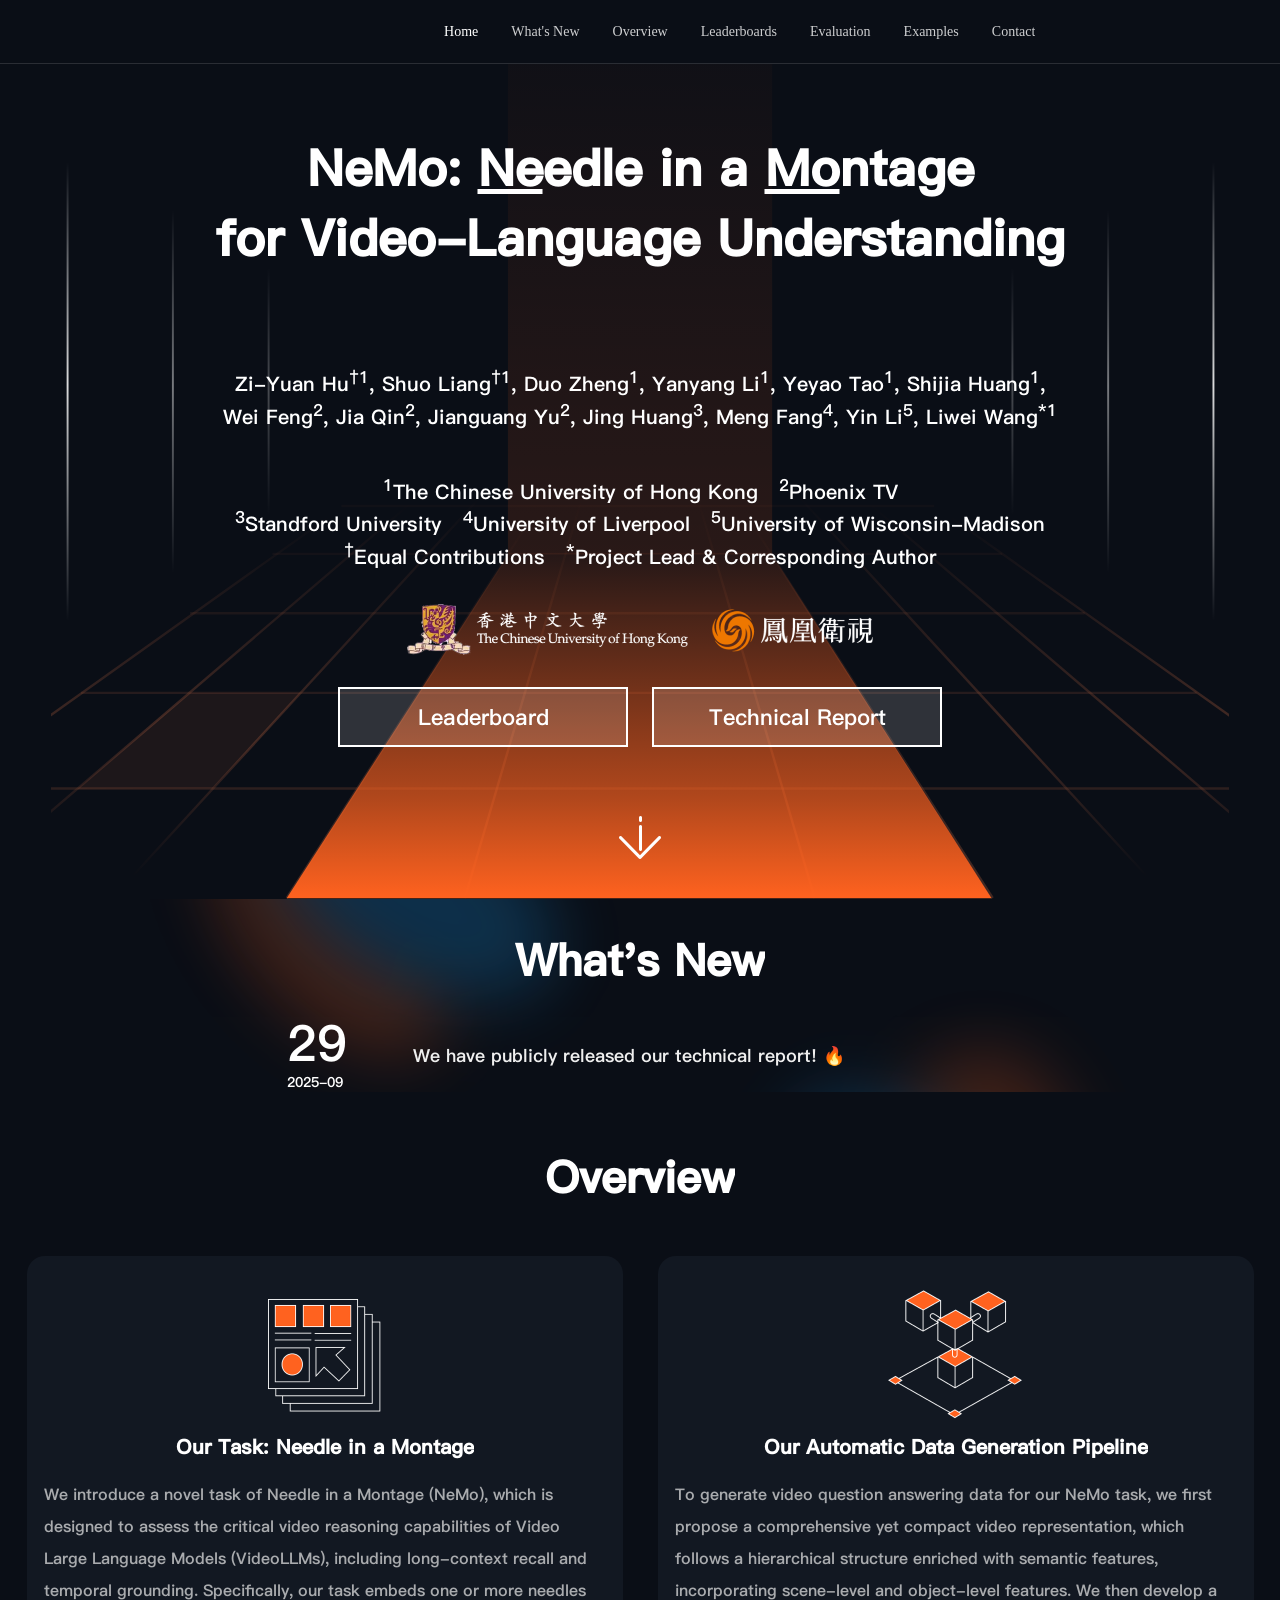
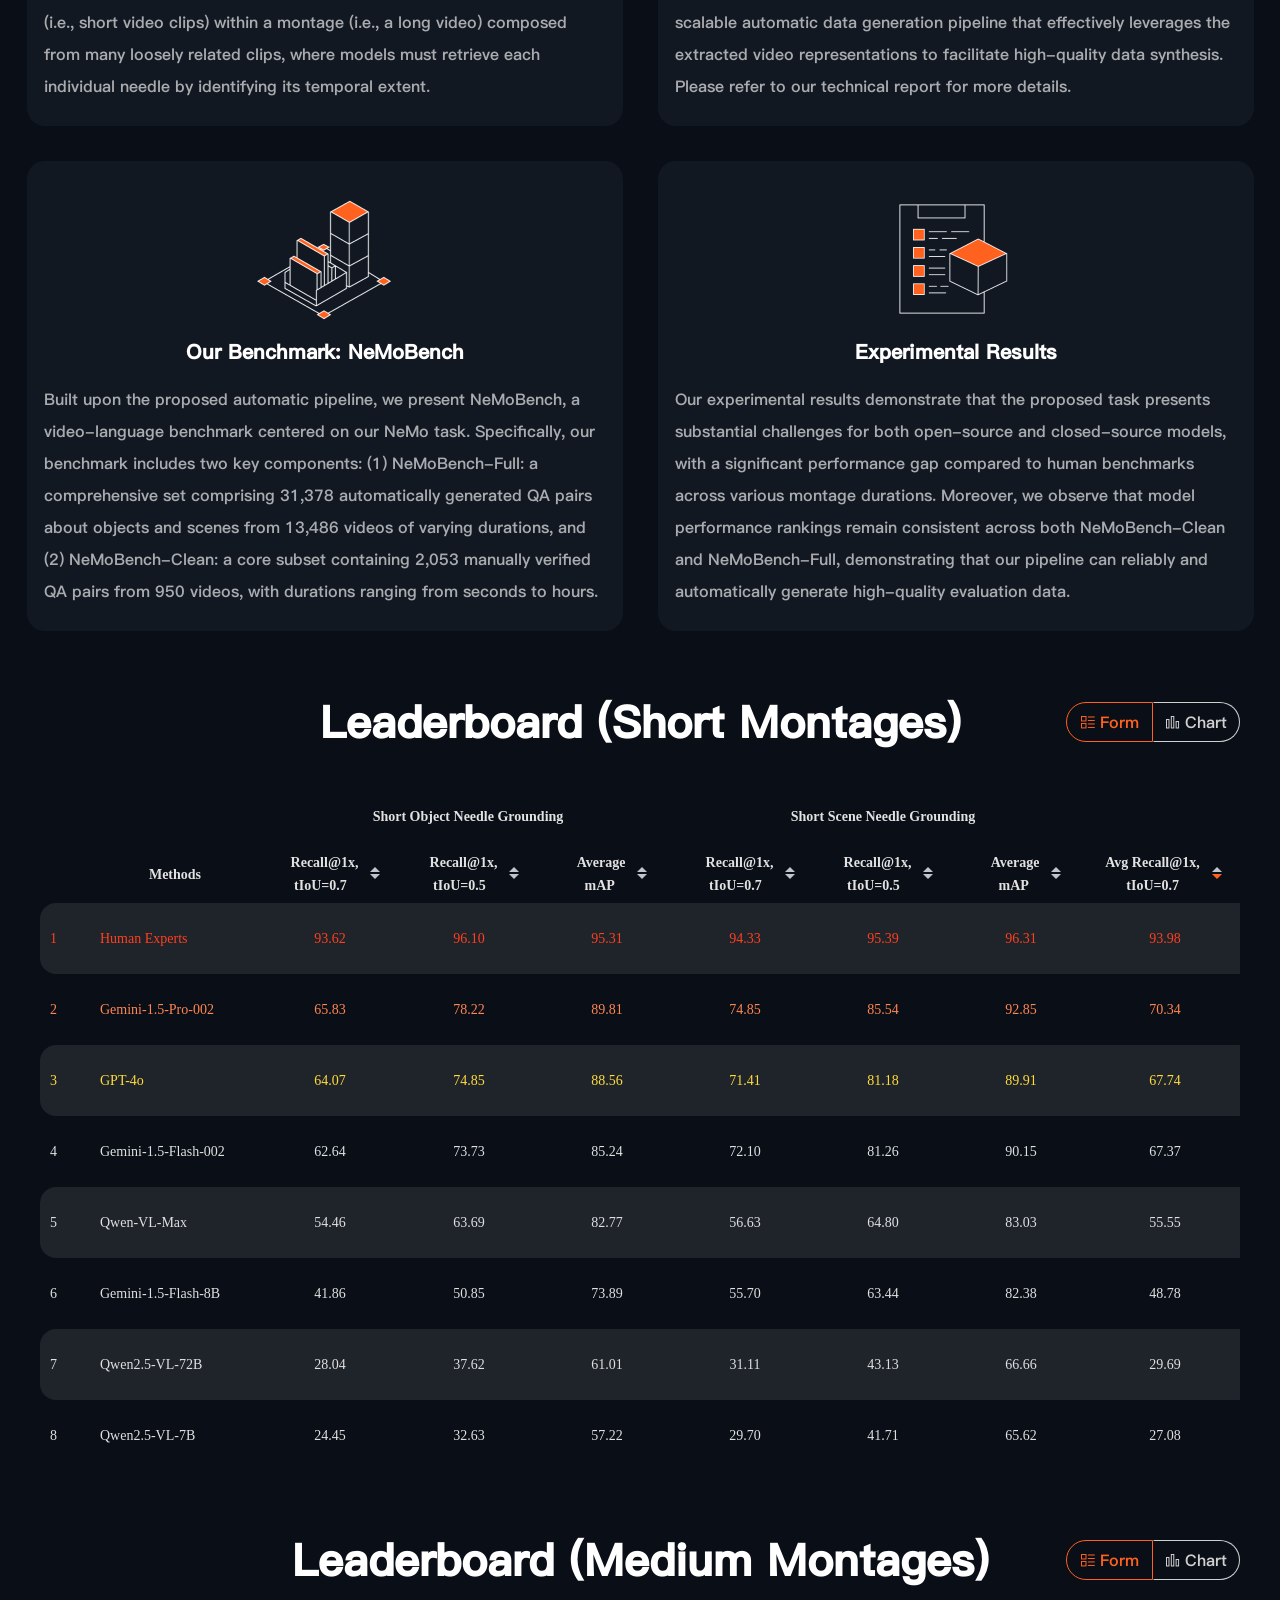
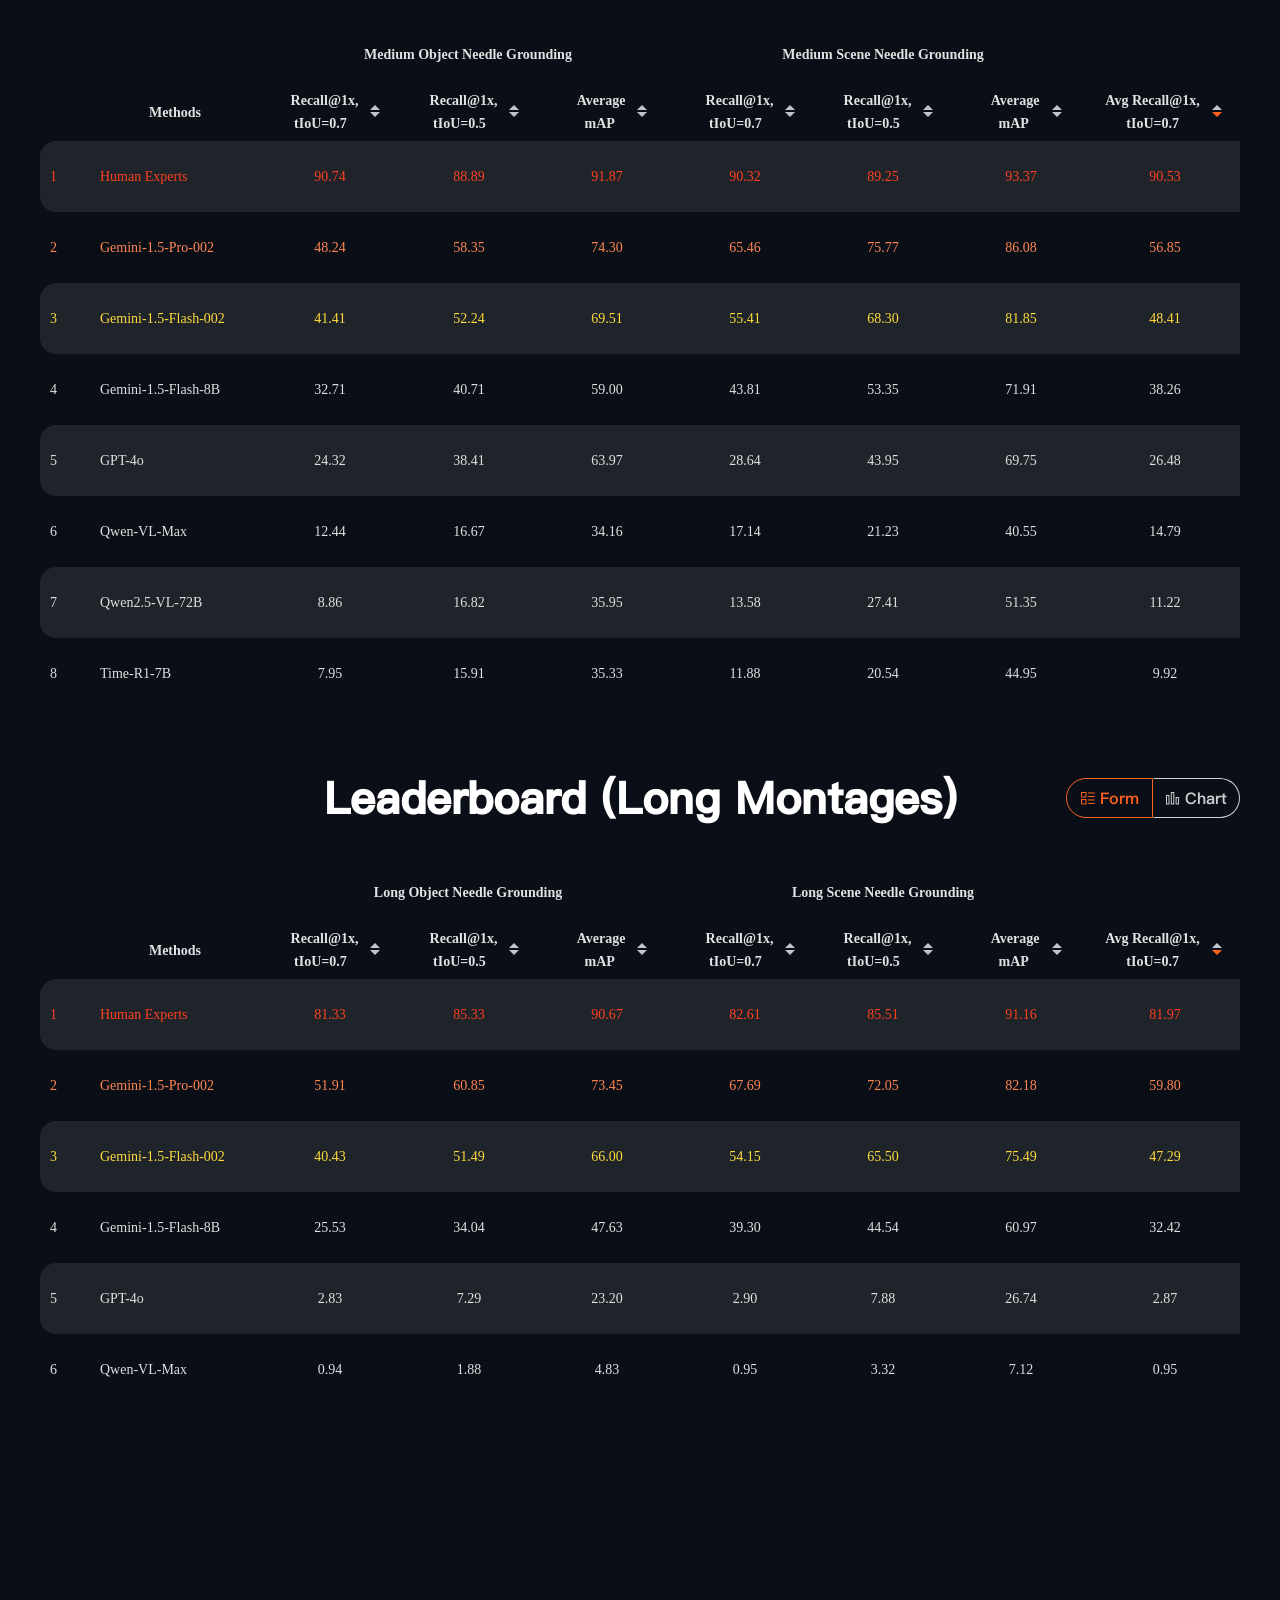
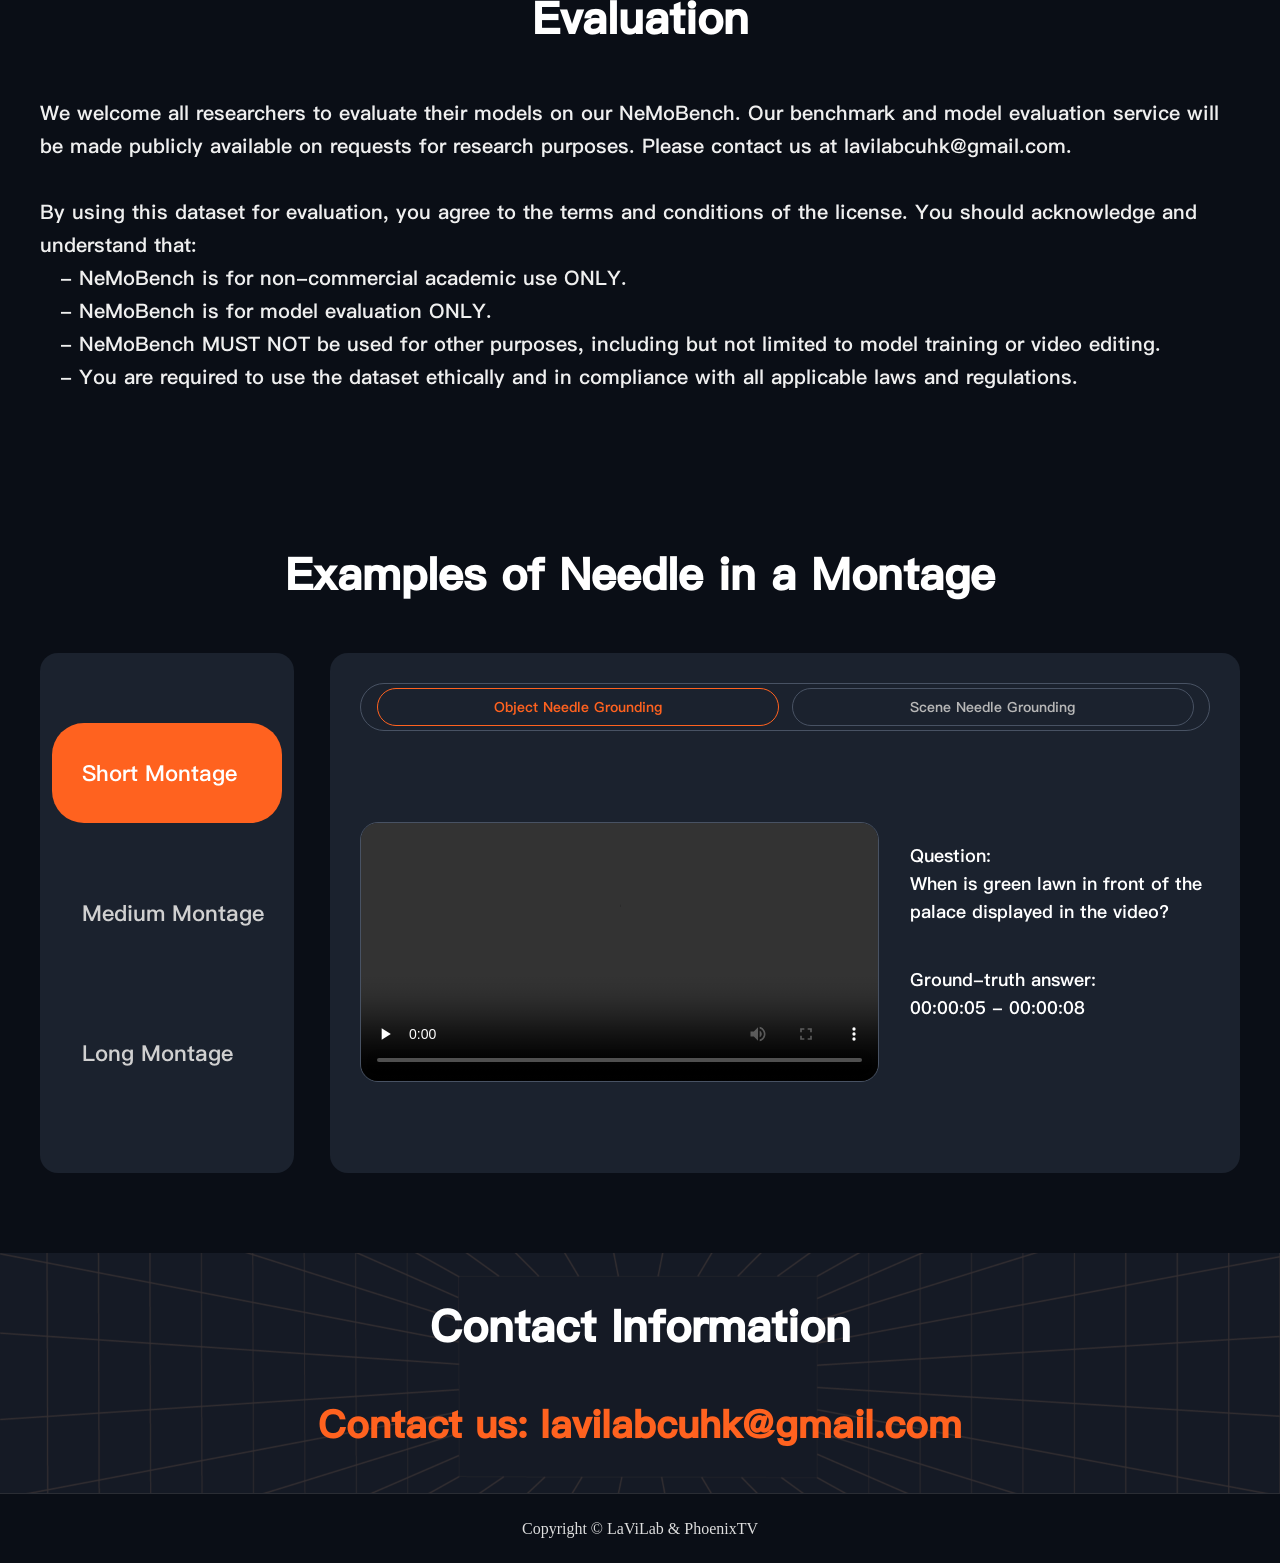
<file: NeMoBench/index.html>
<!doctype html><html lang=""><head><meta charset="utf-8"><meta http-equiv="X-UA-Compatible" content="IE=edge"><meta name="viewport" content="width=device-width,initial-scale=1"><meta name="viewport" content="width=device-width,initial-scale=1,maximum-scale=1,user-scalable=no"><meta name="format-detection" content="telephone=no, email=no"><title>NeMoBench</title><script defer="defer" src="js/chunk-vendors.ba4d7843.js"></script><script defer="defer" src="js/app.7d089a8e.js"></script><link href="css/chunk-vendors.dfcc41b6.css" rel="stylesheet"><link href="css/app.3da3abf8.css" rel="stylesheet"></head><body><noscript><strong>We're sorry but NeMoBench doesn't work properly without JavaScript enabled. Please enable it to continue.</strong></noscript><div id="app"></div></body></html>
</file>
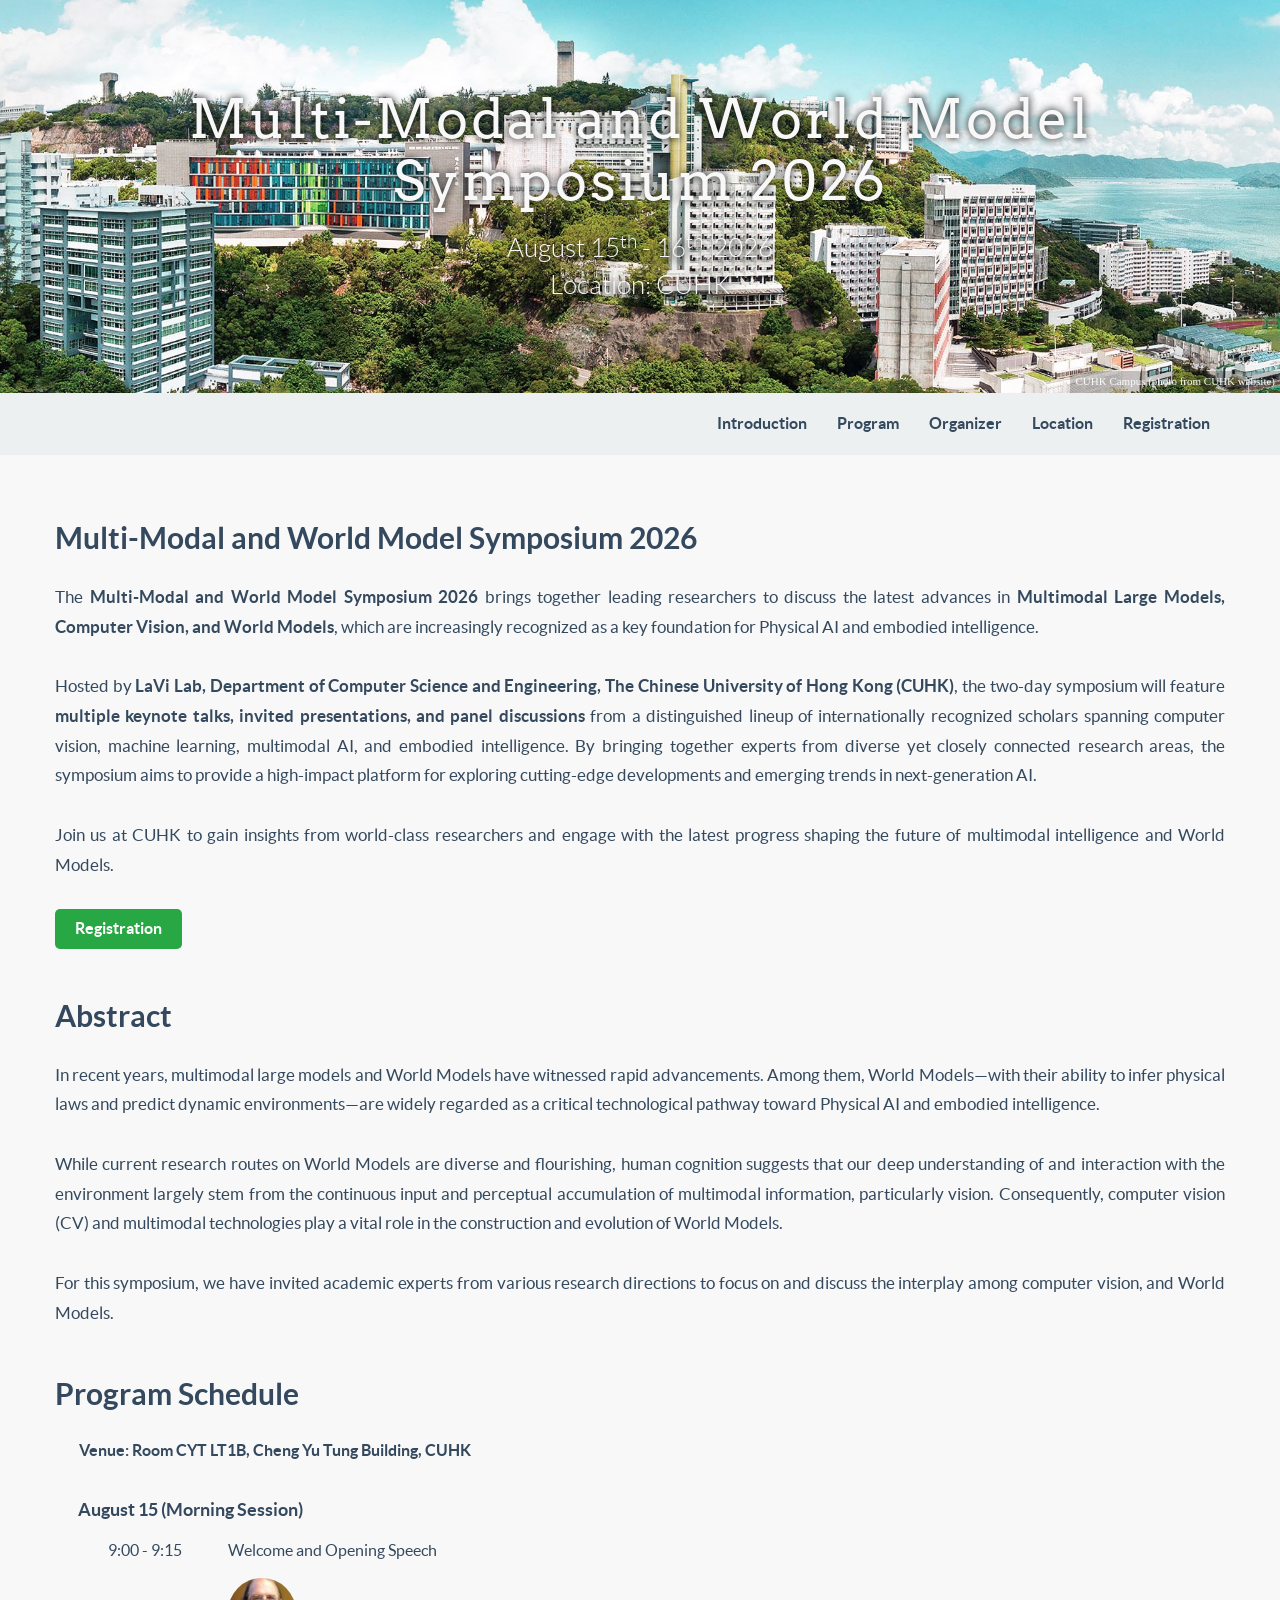
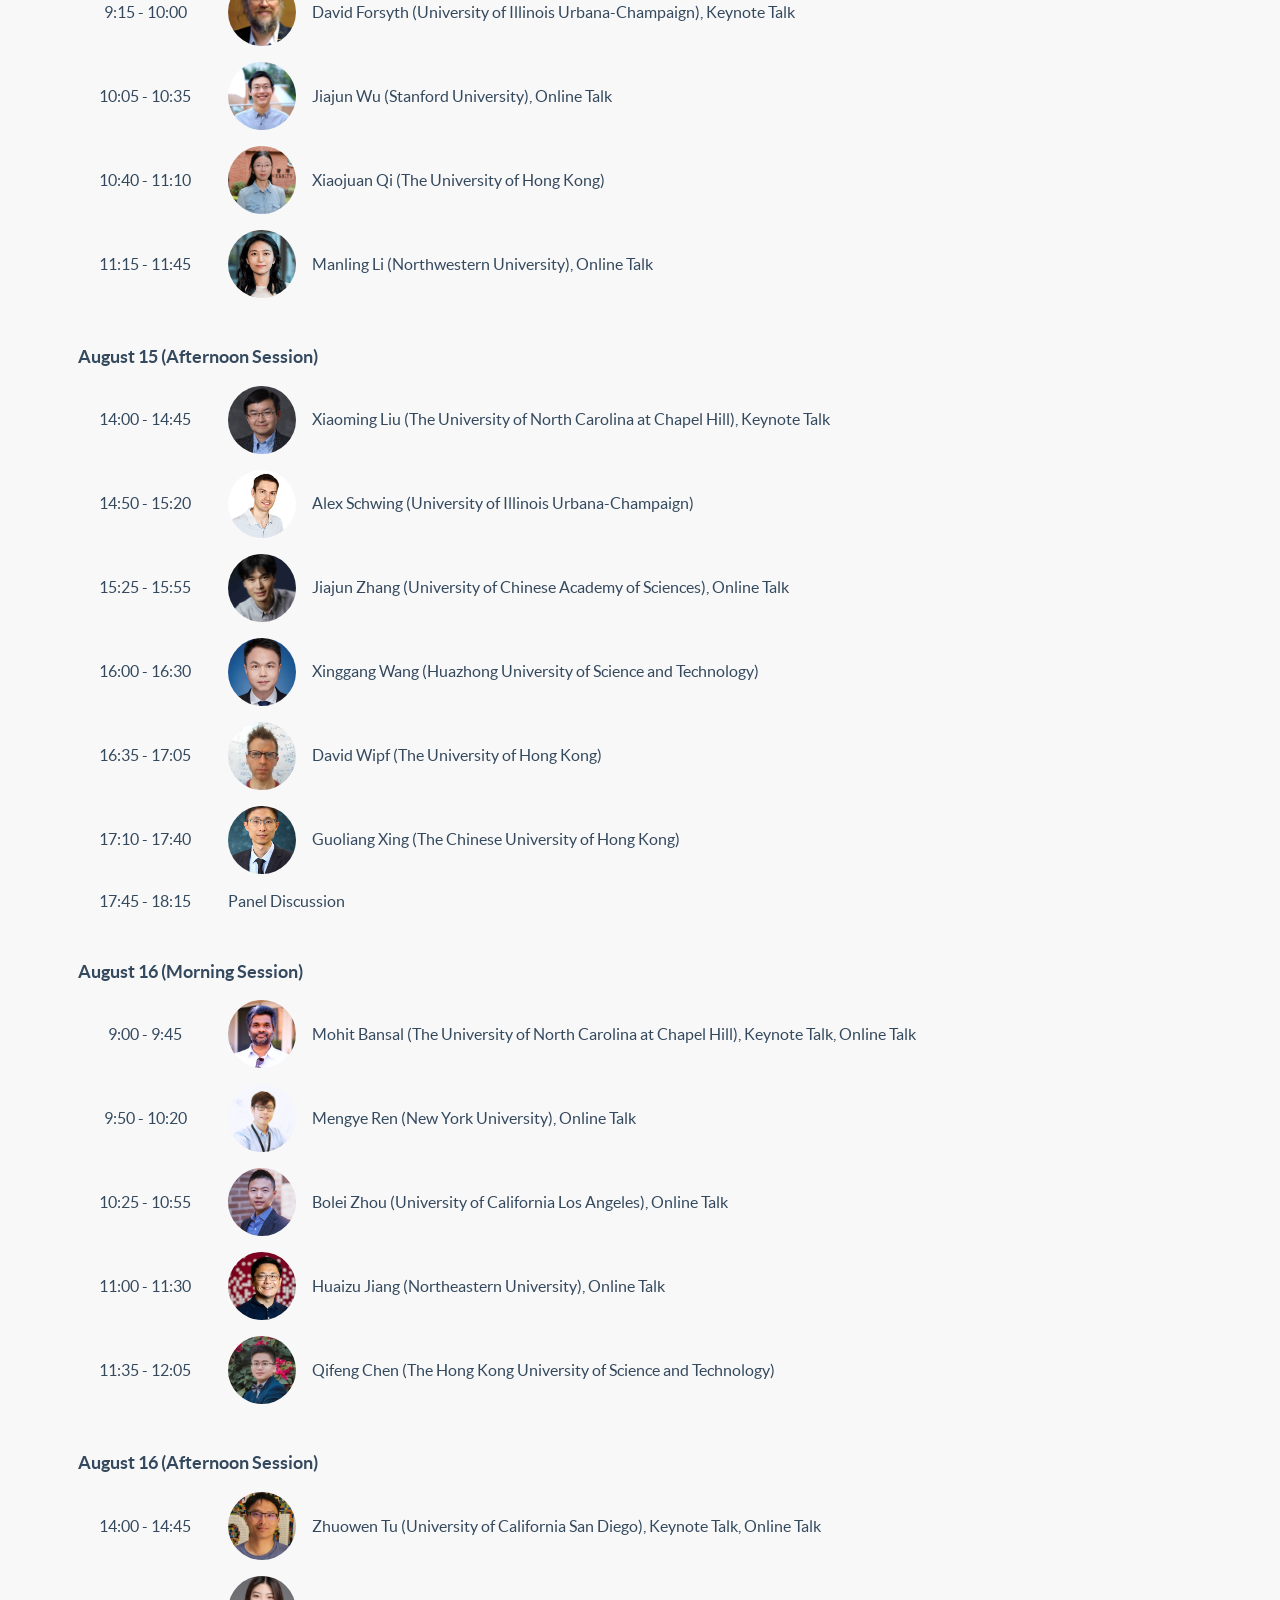
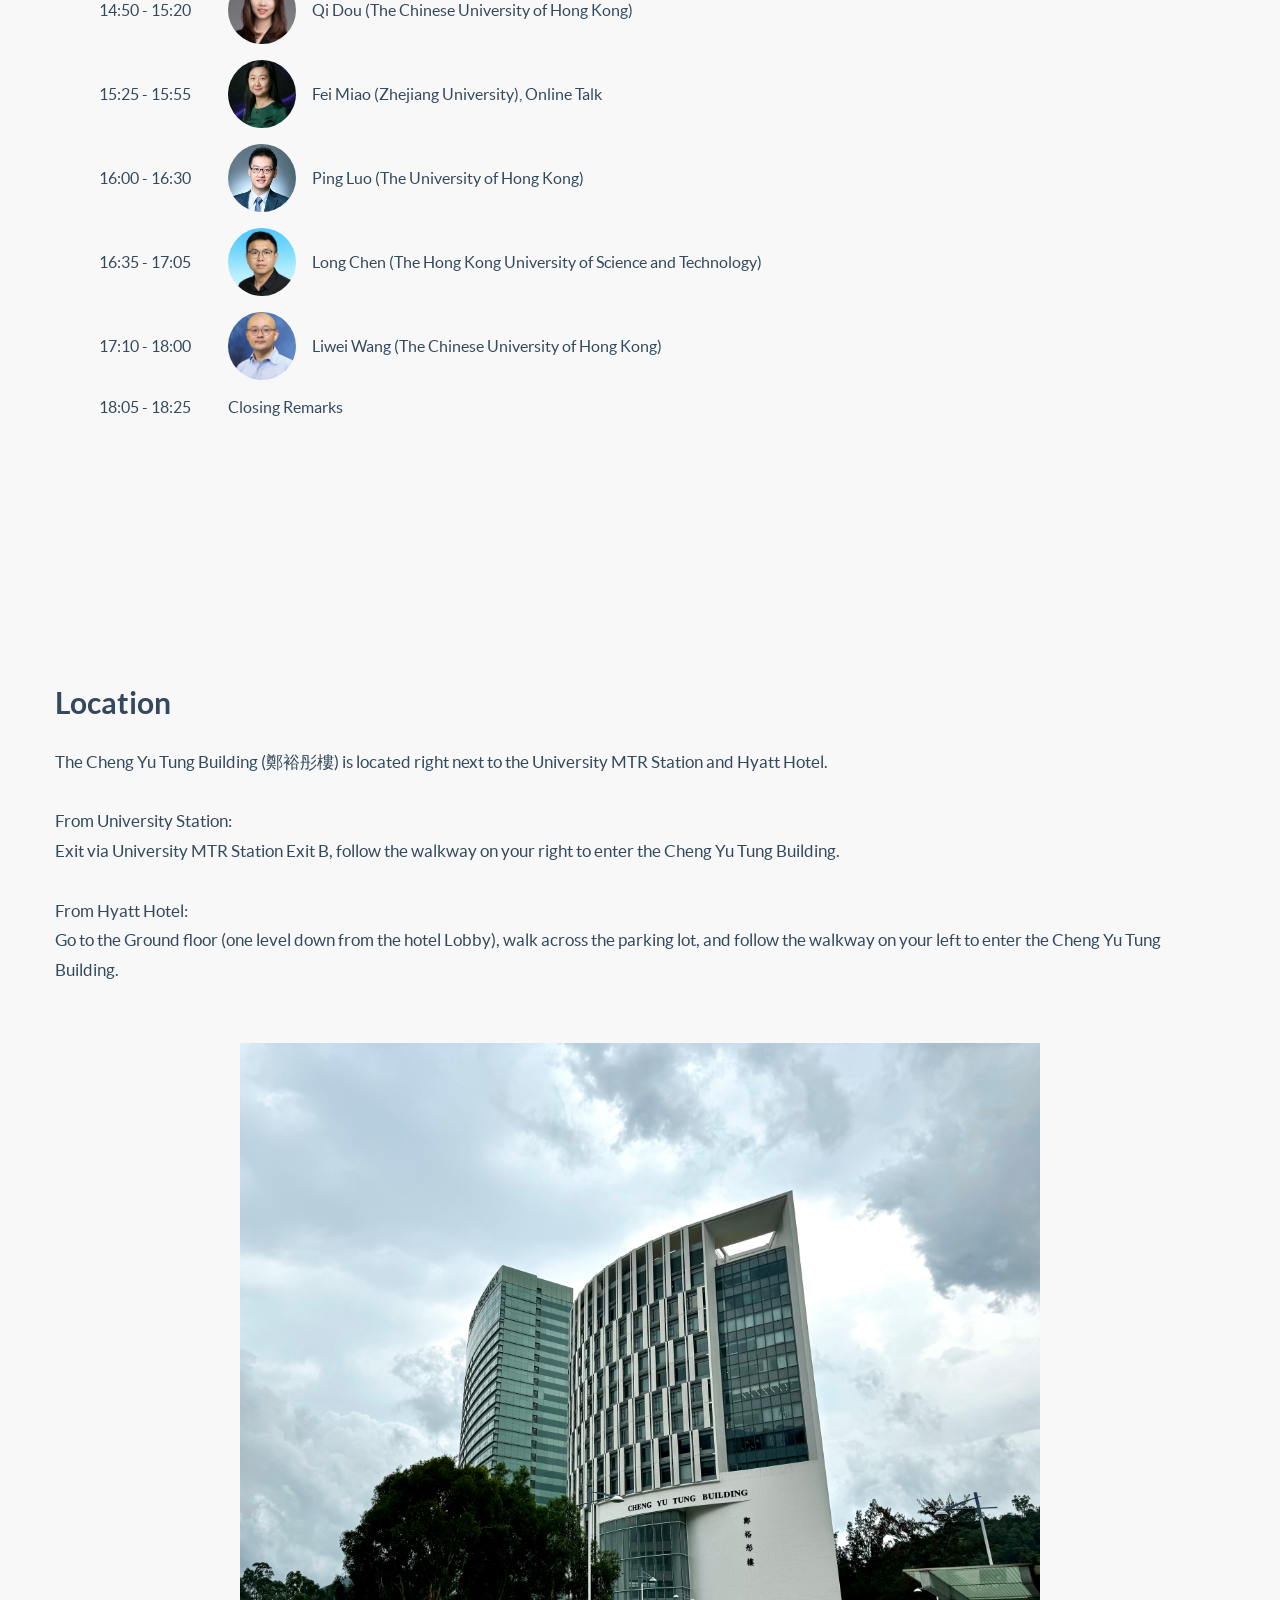
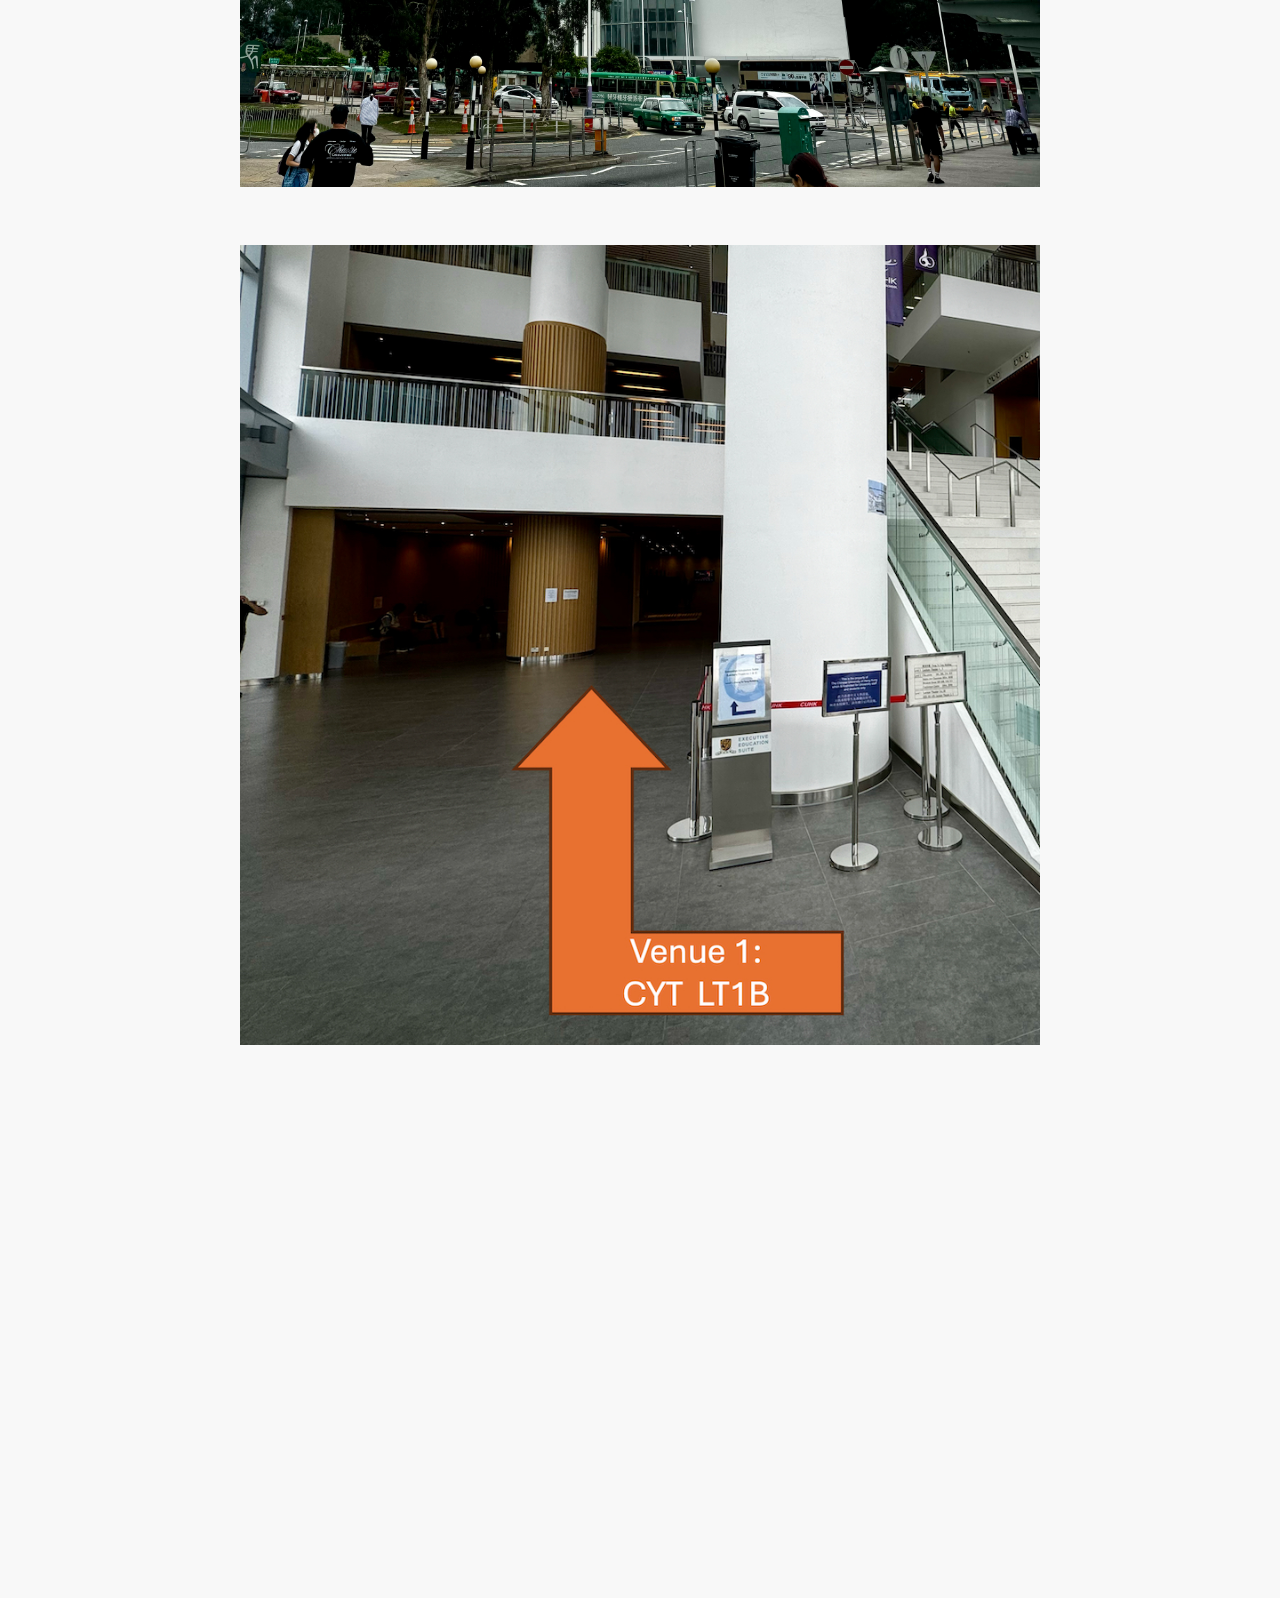
<file: symposium2026/index.html>
<!-- FlatFy Theme - Andrea Galanti /-->
 <!doctype html>
 <head>
     <meta charset="utf-8">
     <meta name="viewport" content="width=device-width, initial-scale=1.0">
     <meta name="description" content="Multi-Modal and World Model Symposium 2026">
     <meta name="author" content="">
 
     <title>Multi-Modal and World Model Symposium 2026</title>
 
     <!-- Bootstrap core CSS -->
     <link href="./css/bootstrap.min.css" rel="stylesheet">
  
     <!-- Custom Google Web Font -->
     <link href="./font-awesome/css/font-awesome.min.css" rel="stylesheet">
     <link href='https://fonts.googleapis.com/css?family=Lato:100,300,400,700,900,100italic,300italic,400italic,700italic,900italic' rel='stylesheet' type='text/css'>
     <link href='https://fonts.googleapis.com/css?family=Arvo:400,700' rel='stylesheet' type='text/css'>
     
     <!-- Custom CSS-->
     <link href="css/general.css?v=20260730-7" rel="stylesheet">
     
      <!-- Owl-Carousel -->
     <link href="./css/custom.css" rel="stylesheet">
     <link href="./css/owl.carousel.css" rel="stylesheet">
     <link href="./css/owl.theme.css" rel="stylesheet">
     <link href="./css/style.css" rel="stylesheet">
     <link href="./css/animate.css" rel="stylesheet">

     <style>
         body {
             color: #34495e;
             font-family: "Lato", "Helvetica Neue", Arial, sans-serif;
             font-size: 16px;
             line-height: 1.6;
         }

         .h1_home {
             margin: 0;
             font-size: clamp(44px, 4.2vw, 76px);
             line-height: 1.15;
             letter-spacing: 3px;
         }

         .h3_home {
             margin: 18px 0 0;
             font-size: clamp(22px, 2vw, 30px);
             line-height: 1.45;
         }

         .intro-header {
             display: flex;
             align-items: center;
             justify-content: center;
         }

         .abcen1 {
             position: static;
             float: none;
             padding-right: 15px;
             padding-left: 15px;
         }

         .abcen1 > div {
             padding: 12px 20px;
         }

         .hero-panel {
             background-color: rgba(0, 0, 0, 0);
             border-radius: 8px;
         }

         .hero-panel .h1_home {
             text-shadow: 0 0 8px #000;
         }

         .hero-panel .h3_home {
             text-shadow: 0 4px 6px #000, 0 0 18px #000;
         }

         .navbar-default {
             border: 0;
             background-color: #ecf0f1;
         }

         .navbar-default .navbar-nav > li > a {
             color: #34495e;
             font-size: 16px;
             font-weight: 700;
         }

         .navbar-default .navbar-nav > li > a:hover,
         .navbar-default .navbar-nav > li > a:focus {
             color: #1abc9c;
         }

         @media (min-width: 768px) {
             .navbar-collapse.navbar-right {
                 padding-right: 0;
             }

         }

         @media (min-width: 768px) {
             .navbar-default .navbar-nav > li:last-child > a {
                 padding-right: 0;
             }
         }

         .section-heading {
             margin-top: 0;
             margin-bottom: 24px;
             font-size: 30px;
             line-height: 1.3;
         }

         .lead {
             font-size: 17px;
             font-weight: 400;
             line-height: 1.75;
         }

         .content-section-a .lead:last-child {
             margin-bottom: 0;
         }

         .content-section-a {
             padding: 24px 0;
         }

         #scope {
             padding-top: 64px;
         }

#location {
             padding-bottom: 64px;
         }

         .program-table {
             margin-bottom: 30px;
         }

         .program-table .session-title {
             background-color: transparent;
             font-size: 18px;
         }

         .program-table .schedule-time {
             width: 150px;
             text-align: center;
             white-space: nowrap;
             vertical-align: middle;
         }

         .program-table td {
             vertical-align: middle !important;
         }

         .speaker-entry {
             display: flex;
             align-items: center;
             gap: 16px;
         }

         .speaker-photo {
             width: 68px;
             height: 68px;
             flex: 0 0 68px;
             border-radius: 50%;
             object-fit: cover;
         }

         .organizer-entry {
             display: flex;
             align-items: center;
             justify-content: center;
             gap: 16px;
         }

         .organizer-entry .lead {
             margin: 0;
         }

         #location img,
         #location iframe {
             max-width: 100% !important;
         }

         @media (max-width: 767px) {
             body {
                 font-size: 15px;
                 line-height: 1.6;
             }

             .intro-header {
                 width: 100%;
                 height: 430px;
                 min-height: 0;
                 padding: 0;
                 background-position: center center;
                 background-size: cover;
             }

             .abcen1 {
                 width: 100%;
                 padding-right: 16px;
                 padding-left: 16px;
             }

             .abcen1 > div {
                 padding: 18px 12px;
             }

             .abcen1 > .hero-panel {
                 max-width: 560px;
                 margin: 0 auto;
                 padding: 22px 16px;
                 background-color: rgba(0, 0, 0, 0.15);
                 box-shadow: 0 8px 28px rgba(0, 0, 0, 0.28);
             }

             .h1_home {
                 font-size: clamp(28px, 8.5vw, 38px);
                 line-height: 1.18;
                 letter-spacing: 1px;
             }

             .h3_home {
                 margin-top: 14px;
                 font-size: clamp(18px, 5.2vw, 22px);
                 line-height: 1.5;
                 font-weight: 400;
             }

             .intro-caption {
                 font-size: 9px;
             }

             .navbar-default {
                 min-height: 48px;
             }

             .navbar-default .container {
                 width: 100%;
                 padding-right: 8px;
                 padding-left: 8px;
             }

             .navbar-header,
             .navbar-toggle {
                 display: none;
             }

             .navbar-collapse.collapse {
                 display: block !important;
                 height: auto !important;
                 padding: 0;
                 overflow: visible !important;
                 border: 0;
                 box-shadow: none;
             }

             .navbar-default .navbar-collapse {
                 margin-right: 0;
                 margin-left: 0;
             }

             .navbar-right {
                 float: none !important;
             }

             .navbar-nav {
                 display: flex;
                 float: none;
                 width: 100%;
                 margin: 0;
                 align-items: center;
                 justify-content: center;
                 flex-wrap: wrap;
             }

             .navbar-nav > li {
                 float: none;
             }

             .navbar-nav > li.dropdown:empty {
                 display: none;
             }

             .navbar-default .navbar-nav > li > a {
                 padding: 16px 7px;
                 font-size: 13px;
                 line-height: 1.2;
                 white-space: nowrap;
             }

             .content-section-a {
                 padding: 18px 0;
             }

             #scope {
                 padding-top: 48px;
             }

.content-section-a > .container > .row {
                 margin-right: 0;
                 margin-left: 0;
             }

             .section-heading {
                 margin-bottom: 20px;
                 font-size: 26px;
                 line-height: 1.28;
             }

             .lead {
                 font-size: 16px;
                 line-height: 1.68;
             }

             .lead[style*="text-align:justify"] {
                 text-align: left !important;
             }

             .program-table {
                 min-width: 560px;
             }

             .program-table .schedule-time {
                 width: 125px;
             }

             #location {
                 padding-bottom: 48px;
             }

             #location iframe {
                 height: 320px;
             }
         }

         @media (max-width: 359px) {
             .navbar-default .navbar-nav > li > a {
                 padding-right: 5px;
                 padding-left: 5px;
                 font-size: 12px;
             }

             .h1_home {
                 font-size: 27px;
             }
         }
         .registration-button {
             display: inline-block;
             padding: 10px 20px;
             border-radius: 5px;
             background-color: #28a745;
             color: #fff;
             font-weight: 700;
             line-height: 1.2;
             text-decoration: none;
             transition: background-color 0.2s ease;
         }

         .registration-button:hover,
         .registration-button:focus {
             background-color: #1e7e34;
             color: #fff;
             text-decoration: none;
         }

         .registration-cta-row {
             margin-top: 18px;
             text-align: left;
         }

         @media (max-width: 767px) {
             .registration-cta-row .registration-button {
                 padding: 8px 12px;
                 font-size: 14px;
             }
         }
     </style>
     
     <!-- Magnific Popup core CSS file -->
     <link rel="stylesheet" href="./css/magnific-popup.css"> 
     
     <script src="./js/modernizr-2.8.3.min.js"></script>  <!-- Modernizr /-->
 
 </head>
 
 <body id="home">
 
     <!-- Preloader -->
     <div id="preloader">
         <div id="status"></div>
     </div>
     
     <!-- FullScreen -->
     <div class="intro-header">
         <div class="col-xs-12 text-center abcen1">
             <div class="hero-panel">
            <!-- <div style="background-color: rgba(230,230,230,0.3); padding: 10px 30px; border-radius: 8px;"></div> -->
                <h1 class="h1_home wow fadeIn" data-wow-delay="0.4s">Multi-Modal and World Model Symposium 2026</h1>
                <!-- <h3 class="h3_home wow fadeIn" data-wow-delay="0.6s" style="text-shadow: 0px 8px 4px black, 0 0 25px black"> -->
                <h3 class="h3_home wow fadeIn" data-wow-delay="0.6s">
                    <span>August 15<sup>th</sup> - 16<sup>th</sup>, 2026</span><br>
                    <span>Location: CUHK</span>
                </h3>
            </div>
             
         </div>    
         <span class="intro-caption">
            <a href="https://www.cuhk.edu.hk/english/campus/campus.html">CUHK Campus (photo from CUHK website)</a>
         </span>
     </div>
     
     <!-- NavBar-->
     <nav class="navbar-default" role="navigation">
         <div class="container">
             <div class="navbar-header">
                 <button type="button" class="navbar-toggle" data-toggle="collapse" data-target=".navbar-ex1-collapse">
                     <span class="sr-only">Toggle navigation</span>
                     <span class="icon-bar"></span>
                     <span class="icon-bar"></span>
                     <span class="icon-bar"></span>
                     <span class="icon-bar"></span>
                 </button>
                 <a class="navbar-brand" href="#home"></a>
             </div>
 
             <div class="collapse navbar-collapse navbar-right navbar-ex1-collapse">
                 <ul class="nav navbar-nav">

                     <li class="menuItem"><a href="#scope">Introduction</a></li>
                     <li class="menuItem"><a href="#program">Program</a></li>
                     <!-- <li class="menuItem"><a href="#speakers">Speakers</a></li>	 -->
                     <li class="menuItem"><a href="#organizers">Organizer</a></li>
                     <li class="menuItem"><a href="#location">Location</a></li>
                     <li class="registration-item"><a href="https://luma.com/x6q9w2hi" target="_blank" rel="noopener noreferrer">Registration</a></li>
                     <!-- <li class="menuItem"><a href="#contacts">Contact</a></li> -->

                 </ul>
             </div>
            
         </div>
     </nav> 
     
     <!-- Scope -->
     <div id ="scope" class="content-section-a" style="border-top: 0">
 
         <div class="container">
             
             <div class="row">
             
                 <div class="wow fadeInRightBig" data-animation-delay="200"> 
                     <h3 class="section-heading">Multi-Modal and World Model Symposium 2026</h3>
             
                     <p class="lead"  style="text-align:justify">
The <strong>Multi-Modal and World Model Symposium 2026</strong> brings together leading researchers to discuss the latest advances in <strong>Multimodal Large Models, Computer Vision, and World Models</strong>, which are increasingly recognized as a key foundation for Physical AI and embodied intelligence.
<br><br>
Hosted by <strong><a href="https://lwwangcse.github.io/">LaVi Lab</a>, Department of Computer Science and Engineering, The Chinese University of Hong Kong (CUHK)</strong>, the two-day symposium will feature <strong>multiple keynote talks, invited presentations, and panel discussions</strong> from a distinguished lineup of internationally recognized scholars spanning computer vision, machine learning, multimodal AI, and embodied intelligence. By bringing together experts from diverse yet closely connected research areas, the symposium aims to provide a high-impact platform for exploring cutting-edge developments and emerging trends in next-generation AI.
<br><br>
Join us at CUHK to gain insights from world-class researchers and engage with the latest progress shaping the future of multimodal intelligence and World Models.
                     </p>
                     <div class="registration-cta-row">
                         <a class="registration-button" href="https://luma.com/x6q9w2hi" target="_blank" rel="noopener noreferrer">Registration</a>
                     </div>
                 </div>   
             </div>

         </div>
     </div>

     <!-- Abstract -->
     <div id="abstract" class="content-section-a">
         <div class="container">
             <div class="row">
             
                 <div class="wow fadeInRightBig" data-animation-delay="200"> 
                     <h3 class="section-heading">Abstract</h3>
             
                     <p class="lead"  style="text-align:justify">
In recent years, multimodal large models and World Models have witnessed rapid advancements. Among them, World Models—with their ability to infer physical laws and predict dynamic environments—are widely regarded as a critical technological pathway toward Physical AI and embodied intelligence.
<br><br>
While current research routes on World Models are diverse and flourishing, human cognition suggests that our deep understanding of and interaction with the environment largely stem from the continuous input and perceptual accumulation of multimodal information, particularly vision. Consequently, computer vision (CV) and multimodal technologies play a vital role in the construction and evolution of World Models.
<br><br>
For this symposium, we have invited academic experts from various research directions to focus on and discuss the interplay among computer vision, and World Models.                     </p> 
                 </div>   
             </div>


         </div>
         <!-- /.container -->
     </div>
 
     <!-- Program -->
    <div id="program" class="content-section-a">

        <div class="container">
            <div class="row wow fadeInLeftBig" data-animation-delay="200">
                <h3 class="section-heading">Program Schedule</h3>
                
                &nbsp;&nbsp;&nbsp;&nbsp;&nbsp;&nbsp;&nbsp;&nbsp;<strong>Venue: Room CYT LT1B, Cheng Yu Tung Building, CUHK</strong>
                <br>
                <br>

            </div>
    
            <div class="table-responsive">
                <table class="table program-table" style="width:100%">
                    <tr class="session-title">
                        <td colspan="2"><strong>August 15 (Morning Session)</strong></td>
                    </tr>
                    <tr>
                        <td class="schedule-time">9:00 - 9:15</td>
                        <td>Welcome and Opening Speech</td>
                    </tr>
                    <tr>
                        <td class="schedule-time">9:15 - 10:00</td>
                        <td>
                            <div class="speaker-entry">
                                <img class="speaker-photo" src="img/speaker/1.jpeg" alt="David Forsyth">
                                <span>David Forsyth (University of Illinois Urbana-Champaign), Keynote Talk</span>
                            </div>
                        </td>
                    </tr>
                    <tr>
                        <td class="schedule-time">10:05 - 10:35</td>
                        <td>
                            <div class="speaker-entry">
                                <img class="speaker-photo" src="img/speaker/2.jpg" alt="Jiajun Wu">
                                <span>Jiajun Wu (Stanford University), Online Talk</span>
                            </div>
                        </td>
                    </tr>
                    <tr>
                        <td class="schedule-time">10:40 - 11:10</td>
                        <td>
                            <div class="speaker-entry">
                                <img class="speaker-photo" src="img/speaker/3.jpg" alt="Xiaojuan Qi">
                                <span>Xiaojuan Qi (The University of Hong Kong)</span>
                            </div>
                        </td>
                    </tr>
                    <tr>
                        <td class="schedule-time">11:15 - 11:45</td>
                        <td>
                            <div class="speaker-entry">
                                <img class="speaker-photo" src="img/speaker/4.jpg" alt="Manling Li">
                                <span>Manling Li (Northwestern University), Online Talk</span>
                            </div>
                        </td>
                    </tr>
                </table>
            </div>

            <div class="table-responsive">
                <table class="table program-table" style="width:100%">
                    <tr class="session-title">
                        <td colspan="2"><strong>August 15 (Afternoon Session)</strong></td>
                    </tr>
                    <tr>
                        <td class="schedule-time">14:00 - 14:45</td>
                        <td>
                            <div class="speaker-entry">
                                <img class="speaker-photo" src="img/speaker/5.avif" alt="Xiaoming Liu">
                                <span>Xiaoming Liu (The University of North Carolina at Chapel Hill), Keynote Talk</span>
                            </div>
                        </td>
                    </tr>
                    <tr>
                        <td class="schedule-time">14:50 - 15:20</td>
                        <td>
                            <div class="speaker-entry">
                                <img class="speaker-photo" src="img/speaker/6.png" alt="Alex Schwing">
                                <span>Alex Schwing (University of Illinois Urbana-Champaign)</span>
                            </div>
                        </td>
                    </tr>
                    <tr>
                        <td class="schedule-time">15:25 - 15:55</td>
                        <td>
                            <div class="speaker-entry">
                                <img class="speaker-photo" src="img/speaker/7.jpg" alt="Jiajun Zhang">
                                <span>Jiajun Zhang (University of Chinese Academy of Sciences), Online Talk</span>
                            </div>
                        </td>
                    </tr>
                    <tr>
                        <td class="schedule-time">16:00 - 16:30</td>
                        <td>
                            <div class="speaker-entry">
                                <img class="speaker-photo" src="img/speaker/8.png" alt="Xinggang Wang">
                                <span>Xinggang Wang (Huazhong University of Science and Technology)</span>
                            </div>
                        </td>
                    </tr>
                    <tr>
                        <td class="schedule-time">16:35 - 17:05</td>
                        <td>
                            <div class="speaker-entry">
                                <img class="speaker-photo" src="img/speaker/9.jpg" alt="David Wipf">
                                <span>David Wipf (The University of Hong Kong)</span>
                            </div>
                        </td>
                    </tr>
                    <tr>
                        <td class="schedule-time">17:10 - 17:40</td>
                        <td>
                            <div class="speaker-entry">
                                <img class="speaker-photo" src="img/speaker/9-2.jpg" alt="Guoliang Xing">
                                <span>Guoliang Xing (The Chinese University of Hong Kong)</span>
                            </div>
                        </td>
                    </tr>
                    <tr>
                        <td class="schedule-time">17:45 - 18:15</td>
                        <td>Panel Discussion</td>
                    </tr>

                </table>
            </div>

            <div class="table-responsive">
                <table class="table program-table" style="width:100%">
                    <tr class="session-title">
                        <td colspan="2"><strong>August 16 (Morning Session)</strong></td>
                    </tr>
                    <tr>
                        <td class="schedule-time">9:00 - 9:45</td>
                        <td>
                            <div class="speaker-entry">
                                <img class="speaker-photo" src="img/speaker/11.png" alt="Mohit Bansal">
                                <span>Mohit Bansal (The University of North Carolina at Chapel Hill), Keynote Talk, Online Talk</span>
                            </div>
                        </td>
                    </tr>
                    <tr>
                        <td class="schedule-time">9:50 - 10:20</td>
                        <td>
                            <div class="speaker-entry">
                                <img class="speaker-photo" src="img/speaker/12.jpg" alt="Mengye Ren">
                                <span>Mengye Ren (New York University), Online Talk</span>
                            </div>
                        </td>
                    </tr>
                    <tr>
                        <td class="schedule-time">10:25 - 10:55</td>
                        <td>
                            <div class="speaker-entry">
                                <img class="speaker-photo" src="img/speaker/13.jpg" alt="Bolei Zhou">
                                <span>Bolei Zhou (University of California Los Angeles), Online Talk</span>
                            </div>
                        </td>
                    </tr>
                    <tr>
                        <td class="schedule-time">11:00 - 11:30</td>
                        <td>
                            <div class="speaker-entry">
                                <img class="speaker-photo" src="img/speaker/14.jpg" alt="Huaizu Jiang">
                                <span>Huaizu Jiang (Northeastern University), Online Talk</span>
                            </div>
                        </td>
                    </tr>
                    <tr>
                        <td class="schedule-time">11:35 - 12:05</td>
                        <td>
                            <div class="speaker-entry">
                                <img class="speaker-photo" src="img/speaker/15.jpg" alt="Qifeng Chen">
                                <span>Qifeng Chen (The Hong Kong University of Science and Technology)</span>
                            </div>
                        </td>
                    </tr>
                </table>
            </div>

            <div class="table-responsive">
                <table class="table program-table" style="width:100%">
                    <tr class="session-title">
                        <td colspan="2"><strong>August 16 (Afternoon Session)</strong></td>
                    </tr>
                    <tr>
                        <td class="schedule-time">14:00 - 14:45</td>
                        <td>
                            <div class="speaker-entry">
                                <img class="speaker-photo" src="img/speaker/16.jpg" alt="Zhuowen Tu">
                                <span>Zhuowen Tu (University of California San Diego), Keynote Talk, Online Talk</span>
                            </div>
                        </td>
                    </tr>
                    <tr>
                        <td class="schedule-time">14:50 - 15:20</td>
                        <td>
                            <div class="speaker-entry">
                                <img class="speaker-photo" src="img/speaker/17.jpg" alt="Qi Dou">
                                <span>Qi Dou (The Chinese University of Hong Kong)</span>
                            </div>
                        </td>
                    </tr>
                    <tr>
                        <td class="schedule-time">15:25 - 15:55</td>
                        <td>
                            <div class="speaker-entry">
                                <img class="speaker-photo" src="img/speaker/18.jpeg" alt="Fei Miao">
                                <span>Fei Miao (Zhejiang University), Online Talk</span>
                            </div>
                        </td>
                    </tr>
                    <tr>
                        <td class="schedule-time">16:00 - 16:30</td>
                        <td>
                            <div class="speaker-entry">
                                <img class="speaker-photo" src="img/speaker/19.jpg" alt="Ping Luo">
                                <span>Ping Luo (The University of Hong Kong)</span>
                            </div>
                        </td>
                    </tr>
                    <tr>
                        <td class="schedule-time">16:35 - 17:05</td>
                        <td>
                            <div class="speaker-entry">
                                <img class="speaker-photo" src="img/speaker/20.webp" alt="Long Chen">
                                <span>Long Chen (The Hong Kong University of Science and Technology)</span>
                            </div>
                        </td>
                    </tr>
                    
                    <tr>
                        <td class="schedule-time">17:10 - 18:00</td>
                        <td>
                            <div class="speaker-entry">
                                <img class="speaker-photo" src="img/speaker/10.png" alt="Liwei Wang">
                                <span>Liwei Wang (The Chinese University of Hong Kong)</span>
                            </div>
                        </td>
                    </tr>

                    <tr>
                        <td class="schedule-time">18:05 - 18:25</td>
                        <td>Closing Remarks</td>
                    </tr>
                </table>
            </div>
    
        </div>
    </div>

     <!-- Organizers -->
     <div id="organizers" class="content-section-a">
         <div class="container">
             <div class="row wow fadeInRightBig" data-animation-delay="200">
                 <h3 class="section-heading">Organizer</h3>
                 <div class="organizer-entry">
                     <img class="speaker-photo" src="img/speaker/10.png" alt="Liwei Wang">
                     <p class="lead">
                         <a href="https://lwwangcse.github.io/">Liwei Wang, LaVi Lab, Computer Science and Engineering Department at CUHK.</a>
                     </p>
                 </div>
             </div>
         </div>
     </div>

     <div id="location" class="content-section-a">
         
        <div class="container">
                <div class="row wow fadeInRightBig"  data-animation-delay="200">
                <h3 class="section-heading">Location</h3>
                
                <!-- <p class="lead">
                    Address and transportation guidance: Coming soon.
                </p> -->

                <p class="lead">
                    The Cheng Yu Tung Building (鄭裕彤樓) is located right next to the University MTR Station and Hyatt Hotel.
                    <br><br>
                    From University Station: <br>
                    Exit via University MTR Station Exit B, follow the walkway on your right to enter the Cheng Yu Tung Building.
                    <br><br>
                    From Hyatt Hotel: <br>
                    Go to the Ground floor (one level down from the hotel Lobby), walk across the parking lot, and follow the walkway on your left to enter the Cheng Yu Tung Building.
                    <br>
                </p>

                <!-- <p class="lead" style="text-align: center;">
                    <img src="img/location/l1.jpg" style="max-width: 600px">
                </p>

                <p class="lead" style="text-align: center;">
                    <img src="img/location/l2_lt1b.jpg" style="max-width: 600px"> -->

<p class="lead" style="text-align: center;">
    <img src="img/location/l1.jpg" 
         style="width:800px; height:800px; object-fit:contain;">
</p>

<p class="lead" style="text-align: center;">
    <img src="img/location/l2_lt1b.jpg" 
         style="width:800px; height:800px; object-fit:contain;">
</p>

                <p class="lead" style="text-align: center;">
                    <iframe src="https://www.google.com/maps/embed?pb=!1m14!1m8!1m3!1d59015.163672228344!2d114.21053!3d22.412168!3m2!1i1024!2i768!4f13.1!3m3!1m2!1s0x34040620c2f0273b%3A0x908bdf177aa469b3!2sCheng%20Yu%20Tung%20Building!5e0!3m2!1sen!2shk!4v1713319789302!5m2!1sen!2shk" width="600" height="450" style="border:0;" allowfullscreen="" loading="lazy" referrerpolicy="no-referrer-when-downgrade"></iframe>                
                </p>


                </div> 

            </div>
        </div>


      
     <!-- JavaScript -->
     <script src="./js/jquery-1.10.2.js"></script>
     <script src="./js/bootstrap.js"></script>
     <script src="./js/owl.carousel.js"></script>
     <script src="./js/script.js"></script>
     <!-- StikyMenu -->
     <script src="./js/stickUp.min.js"></script>
     <script type="text/javascript">
       jQuery(function($) {
         $(document).ready( function() {
           $('.navbar-default').stickUp();
           
         });
       });
     
     </script>
     <!-- Smoothscroll -->
     <script type="text/javascript" src="./js/jquery.corner.js"></script> 
     <script src="./js/wow.min.js"></script>
     <script>
      new WOW().init();
     </script>
     <script src="./js/classie.js"></script>
     <script src="./js/uiMorphingButton_inflow.js"></script>
     <!-- Magnific Popup core JS file -->
     <script src="./js/jquery.magnific-popup.js"></script> 
 </body>
 
 </html>
</file>
<file: NeMoBench/css/chunk-vendors.dfcc41b6.css>
@font-face{font-family:element-icons;src:url(../fonts/element-icons.ff18efd1.woff) format("woff"),url(../fonts/element-icons.f1a45d74.ttf) format("truetype");font-weight:400;font-display:"auto";font-style:normal}[class*=" el-icon-"],[class^=el-icon-]{font-family:element-icons!important;speak:none;font-style:normal;font-weight:400;font-variant:normal;text-transform:none;line-height:1;vertical-align:baseline;display:inline-block;-webkit-font-smoothing:antialiased;-moz-osx-font-smoothing:grayscale}.el-icon-ice-cream-round:before{content:"\e6a0"}.el-icon-ice-cream-square:before{content:"\e6a3"}.el-icon-lollipop:before{content:"\e6a4"}.el-icon-potato-strips:before{content:"\e6a5"}.el-icon-milk-tea:before{content:"\e6a6"}.el-icon-ice-drink:before{content:"\e6a7"}.el-icon-ice-tea:before{content:"\e6a9"}.el-icon-coffee:before{content:"\e6aa"}.el-icon-orange:before{content:"\e6ab"}.el-icon-pear:before{content:"\e6ac"}.el-icon-apple:before{content:"\e6ad"}.el-icon-cherry:before{content:"\e6ae"}.el-icon-watermelon:before{content:"\e6af"}.el-icon-grape:before{content:"\e6b0"}.el-icon-refrigerator:before{content:"\e6b1"}.el-icon-goblet-square-full:before{content:"\e6b2"}.el-icon-goblet-square:before{content:"\e6b3"}.el-icon-goblet-full:before{content:"\e6b4"}.el-icon-goblet:before{content:"\e6b5"}.el-icon-cold-drink:before{content:"\e6b6"}.el-icon-coffee-cup:before{content:"\e6b8"}.el-icon-water-cup:before{content:"\e6b9"}.el-icon-hot-water:before{content:"\e6ba"}.el-icon-ice-cream:before{content:"\e6bb"}.el-icon-dessert:before{content:"\e6bc"}.el-icon-sugar:before{content:"\e6bd"}.el-icon-tableware:before{content:"\e6be"}.el-icon-burger:before{content:"\e6bf"}.el-icon-knife-fork:before{content:"\e6c1"}.el-icon-fork-spoon:before{content:"\e6c2"}.el-icon-chicken:before{content:"\e6c3"}.el-icon-food:before{content:"\e6c4"}.el-icon-dish-1:before{content:"\e6c5"}.el-icon-dish:before{content:"\e6c6"}.el-icon-moon-night:before{content:"\e6ee"}.el-icon-moon:before{content:"\e6f0"}.el-icon-cloudy-and-sunny:before{content:"\e6f1"}.el-icon-partly-cloudy:before{content:"\e6f2"}.el-icon-cloudy:before{content:"\e6f3"}.el-icon-sunny:before{content:"\e6f6"}.el-icon-sunset:before{content:"\e6f7"}.el-icon-sunrise-1:before{content:"\e6f8"}.el-icon-sunrise:before{content:"\e6f9"}.el-icon-heavy-rain:before{content:"\e6fa"}.el-icon-lightning:before{content:"\e6fb"}.el-icon-light-rain:before{content:"\e6fc"}.el-icon-wind-power:before{content:"\e6fd"}.el-icon-baseball:before{content:"\e712"}.el-icon-soccer:before{content:"\e713"}.el-icon-football:before{content:"\e715"}.el-icon-basketball:before{content:"\e716"}.el-icon-ship:before{content:"\e73f"}.el-icon-truck:before{content:"\e740"}.el-icon-bicycle:before{content:"\e741"}.el-icon-mobile-phone:before{content:"\e6d3"}.el-icon-service:before{content:"\e6d4"}.el-icon-key:before{content:"\e6e2"}.el-icon-unlock:before{content:"\e6e4"}.el-icon-lock:before{content:"\e6e5"}.el-icon-watch:before{content:"\e6fe"}.el-icon-watch-1:before{content:"\e6ff"}.el-icon-timer:before{content:"\e702"}.el-icon-alarm-clock:before{content:"\e703"}.el-icon-map-location:before{content:"\e704"}.el-icon-delete-location:before{content:"\e705"}.el-icon-add-location:before{content:"\e706"}.el-icon-location-information:before{content:"\e707"}.el-icon-location-outline:before{content:"\e708"}.el-icon-location:before{content:"\e79e"}.el-icon-place:before{content:"\e709"}.el-icon-discover:before{content:"\e70a"}.el-icon-first-aid-kit:before{content:"\e70b"}.el-icon-trophy-1:before{content:"\e70c"}.el-icon-trophy:before{content:"\e70d"}.el-icon-medal:before{content:"\e70e"}.el-icon-medal-1:before{content:"\e70f"}.el-icon-stopwatch:before{content:"\e710"}.el-icon-mic:before{content:"\e711"}.el-icon-copy-document:before{content:"\e718"}.el-icon-full-screen:before{content:"\e719"}.el-icon-switch-button:before{content:"\e71b"}.el-icon-aim:before{content:"\e71c"}.el-icon-crop:before{content:"\e71d"}.el-icon-odometer:before{content:"\e71e"}.el-icon-time:before{content:"\e71f"}.el-icon-bangzhu:before{content:"\e724"}.el-icon-close-notification:before{content:"\e726"}.el-icon-microphone:before{content:"\e727"}.el-icon-turn-off-microphone:before{content:"\e728"}.el-icon-position:before{content:"\e729"}.el-icon-postcard:before{content:"\e72a"}.el-icon-message:before{content:"\e72b"}.el-icon-chat-line-square:before{content:"\e72d"}.el-icon-chat-dot-square:before{content:"\e72e"}.el-icon-chat-dot-round:before{content:"\e72f"}.el-icon-chat-square:before{content:"\e730"}.el-icon-chat-line-round:before{content:"\e731"}.el-icon-chat-round:before{content:"\e732"}.el-icon-set-up:before{content:"\e733"}.el-icon-turn-off:before{content:"\e734"}.el-icon-open:before{content:"\e735"}.el-icon-connection:before{content:"\e736"}.el-icon-link:before{content:"\e737"}.el-icon-cpu:before{content:"\e738"}.el-icon-thumb:before{content:"\e739"}.el-icon-female:before{content:"\e73a"}.el-icon-male:before{content:"\e73b"}.el-icon-guide:before{content:"\e73c"}.el-icon-news:before{content:"\e73e"}.el-icon-price-tag:before{content:"\e744"}.el-icon-discount:before{content:"\e745"}.el-icon-wallet:before{content:"\e747"}.el-icon-coin:before{content:"\e748"}.el-icon-money:before{content:"\e749"}.el-icon-bank-card:before{content:"\e74a"}.el-icon-box:before{content:"\e74b"}.el-icon-present:before{content:"\e74c"}.el-icon-sell:before{content:"\e6d5"}.el-icon-sold-out:before{content:"\e6d6"}.el-icon-shopping-bag-2:before{content:"\e74d"}.el-icon-shopping-bag-1:before{content:"\e74e"}.el-icon-shopping-cart-2:before{content:"\e74f"}.el-icon-shopping-cart-1:before{content:"\e750"}.el-icon-shopping-cart-full:before{content:"\e751"}.el-icon-smoking:before{content:"\e752"}.el-icon-no-smoking:before{content:"\e753"}.el-icon-house:before{content:"\e754"}.el-icon-table-lamp:before{content:"\e755"}.el-icon-school:before{content:"\e756"}.el-icon-office-building:before{content:"\e757"}.el-icon-toilet-paper:before{content:"\e758"}.el-icon-notebook-2:before{content:"\e759"}.el-icon-notebook-1:before{content:"\e75a"}.el-icon-files:before{content:"\e75b"}.el-icon-collection:before{content:"\e75c"}.el-icon-receiving:before{content:"\e75d"}.el-icon-suitcase-1:before{content:"\e760"}.el-icon-suitcase:before{content:"\e761"}.el-icon-film:before{content:"\e763"}.el-icon-collection-tag:before{content:"\e765"}.el-icon-data-analysis:before{content:"\e766"}.el-icon-pie-chart:before{content:"\e767"}.el-icon-data-board:before{content:"\e768"}.el-icon-data-line:before{content:"\e76d"}.el-icon-reading:before{content:"\e769"}.el-icon-magic-stick:before{content:"\e76a"}.el-icon-coordinate:before{content:"\e76b"}.el-icon-mouse:before{content:"\e76c"}.el-icon-brush:before{content:"\e76e"}.el-icon-headset:before{content:"\e76f"}.el-icon-umbrella:before{content:"\e770"}.el-icon-scissors:before{content:"\e771"}.el-icon-mobile:before{content:"\e773"}.el-icon-attract:before{content:"\e774"}.el-icon-monitor:before{content:"\e775"}.el-icon-search:before{content:"\e778"}.el-icon-takeaway-box:before{content:"\e77a"}.el-icon-paperclip:before{content:"\e77d"}.el-icon-printer:before{content:"\e77e"}.el-icon-document-add:before{content:"\e782"}.el-icon-document:before{content:"\e785"}.el-icon-document-checked:before{content:"\e786"}.el-icon-document-copy:before{content:"\e787"}.el-icon-document-delete:before{content:"\e788"}.el-icon-document-remove:before{content:"\e789"}.el-icon-tickets:before{content:"\e78b"}.el-icon-folder-checked:before{content:"\e77f"}.el-icon-folder-delete:before{content:"\e780"}.el-icon-folder-remove:before{content:"\e781"}.el-icon-folder-add:before{content:"\e783"}.el-icon-folder-opened:before{content:"\e784"}.el-icon-folder:before{content:"\e78a"}.el-icon-edit-outline:before{content:"\e764"}.el-icon-edit:before{content:"\e78c"}.el-icon-date:before{content:"\e78e"}.el-icon-c-scale-to-original:before{content:"\e7c6"}.el-icon-view:before{content:"\e6ce"}.el-icon-loading:before{content:"\e6cf"}.el-icon-rank:before{content:"\e6d1"}.el-icon-sort-down:before{content:"\e7c4"}.el-icon-sort-up:before{content:"\e7c5"}.el-icon-sort:before{content:"\e6d2"}.el-icon-finished:before{content:"\e6cd"}.el-icon-refresh-left:before{content:"\e6c7"}.el-icon-refresh-right:before{content:"\e6c8"}.el-icon-refresh:before{content:"\e6d0"}.el-icon-video-play:before{content:"\e7c0"}.el-icon-video-pause:before{content:"\e7c1"}.el-icon-d-arrow-right:before{content:"\e6dc"}.el-icon-d-arrow-left:before{content:"\e6dd"}.el-icon-arrow-up:before{content:"\e6e1"}.el-icon-arrow-down:before{content:"\e6df"}.el-icon-arrow-right:before{content:"\e6e0"}.el-icon-arrow-left:before{content:"\e6de"}.el-icon-top-right:before{content:"\e6e7"}.el-icon-top-left:before{content:"\e6e8"}.el-icon-top:before{content:"\e6e6"}.el-icon-bottom:before{content:"\e6eb"}.el-icon-right:before{content:"\e6e9"}.el-icon-back:before{content:"\e6ea"}.el-icon-bottom-right:before{content:"\e6ec"}.el-icon-bottom-left:before{content:"\e6ed"}.el-icon-caret-top:before{content:"\e78f"}.el-icon-caret-bottom:before{content:"\e790"}.el-icon-caret-right:before{content:"\e791"}.el-icon-caret-left:before{content:"\e792"}.el-icon-d-caret:before{content:"\e79a"}.el-icon-share:before{content:"\e793"}.el-icon-menu:before{content:"\e798"}.el-icon-s-grid:before{content:"\e7a6"}.el-icon-s-check:before{content:"\e7a7"}.el-icon-s-data:before{content:"\e7a8"}.el-icon-s-opportunity:before{content:"\e7aa"}.el-icon-s-custom:before{content:"\e7ab"}.el-icon-s-claim:before{content:"\e7ad"}.el-icon-s-finance:before{content:"\e7ae"}.el-icon-s-comment:before{content:"\e7af"}.el-icon-s-flag:before{content:"\e7b0"}.el-icon-s-marketing:before{content:"\e7b1"}.el-icon-s-shop:before{content:"\e7b4"}.el-icon-s-open:before{content:"\e7b5"}.el-icon-s-management:before{content:"\e7b6"}.el-icon-s-ticket:before{content:"\e7b7"}.el-icon-s-release:before{content:"\e7b8"}.el-icon-s-home:before{content:"\e7b9"}.el-icon-s-promotion:before{content:"\e7ba"}.el-icon-s-operation:before{content:"\e7bb"}.el-icon-s-unfold:before{content:"\e7bc"}.el-icon-s-fold:before{content:"\e7a9"}.el-icon-s-platform:before{content:"\e7bd"}.el-icon-s-order:before{content:"\e7be"}.el-icon-s-cooperation:before{content:"\e7bf"}.el-icon-bell:before{content:"\e725"}.el-icon-message-solid:before{content:"\e799"}.el-icon-video-camera:before{content:"\e772"}.el-icon-video-camera-solid:before{content:"\e796"}.el-icon-camera:before{content:"\e779"}.el-icon-camera-solid:before{content:"\e79b"}.el-icon-download:before{content:"\e77c"}.el-icon-upload2:before{content:"\e77b"}.el-icon-upload:before{content:"\e7c3"}.el-icon-picture-outline-round:before{content:"\e75f"}.el-icon-picture-outline:before{content:"\e75e"}.el-icon-picture:before{content:"\e79f"}.el-icon-close:before{content:"\e6db"}.el-icon-check:before{content:"\e6da"}.el-icon-plus:before{content:"\e6d9"}.el-icon-minus:before{content:"\e6d8"}.el-icon-help:before{content:"\e73d"}.el-icon-s-help:before{content:"\e7b3"}.el-icon-circle-close:before{content:"\e78d"}.el-icon-circle-check:before{content:"\e720"}.el-icon-circle-plus-outline:before{content:"\e723"}.el-icon-remove-outline:before{content:"\e722"}.el-icon-zoom-out:before{content:"\e776"}.el-icon-zoom-in:before{content:"\e777"}.el-icon-error:before{content:"\e79d"}.el-icon-success:before{content:"\e79c"}.el-icon-circle-plus:before{content:"\e7a0"}.el-icon-remove:before{content:"\e7a2"}.el-icon-info:before{content:"\e7a1"}.el-icon-question:before{content:"\e7a4"}.el-icon-warning-outline:before{content:"\e6c9"}.el-icon-warning:before{content:"\e7a3"}.el-icon-goods:before{content:"\e7c2"}.el-icon-s-goods:before{content:"\e7b2"}.el-icon-star-off:before{content:"\e717"}.el-icon-star-on:before{content:"\e797"}.el-icon-more-outline:before{content:"\e6cc"}.el-icon-more:before{content:"\e794"}.el-icon-phone-outline:before{content:"\e6cb"}.el-icon-phone:before{content:"\e795"}.el-icon-user:before{content:"\e6e3"}.el-icon-user-solid:before{content:"\e7a5"}.el-icon-setting:before{content:"\e6ca"}.el-icon-s-tools:before{content:"\e7ac"}.el-icon-delete:before{content:"\e6d7"}.el-icon-delete-solid:before{content:"\e7c9"}.el-icon-eleme:before{content:"\e7c7"}.el-icon-platform-eleme:before{content:"\e7ca"}.el-icon-loading{animation:rotating 2s linear infinite}.el-icon--right{margin-left:.06667rem}.el-icon--left{margin-right:.06667rem}@keyframes rotating{0%{transform:rotate(0)}to{transform:rotate(1turn)}}.el-pagination{white-space:nowrap;padding:.02667rem .06667rem;color:#303133;font-weight:700}.el-pagination:after,.el-pagination:before{display:table;content:""}.el-pagination:after{clear:both}.el-pagination button,.el-pagination span:not([class*=suffix]){display:inline-block;font-size:.17333rem;min-width:.47333rem;height:.37333rem;line-height:.37333rem;vertical-align:top;box-sizing:border-box}.el-pagination .el-input__inner{text-align:center;-moz-appearance:textfield;line-height:normal}.el-pagination .el-input__suffix{right:0;transform:scale(.8)}.el-pagination .el-select .el-input{width:1.33333rem;margin:0 .06667rem}.el-pagination .el-select .el-input .el-input__inner{padding-right:.33333rem;border-radius:3px}.el-pagination button{border:none;padding:0 .08rem;background:0 0}.el-pagination button:focus{outline:0}.el-pagination button:hover{color:#409eff}.el-pagination button:disabled{color:#c0c4cc;background-color:#fff;cursor:not-allowed}.el-pagination .btn-next,.el-pagination .btn-prev{background:50% no-repeat #fff;background-size:.21333rem;cursor:pointer;margin:0;color:#303133}.el-pagination .btn-next .el-icon,.el-pagination .btn-prev .el-icon{display:block;font-size:.16rem;font-weight:700}.el-pagination .btn-prev{padding-right:.16rem}.el-pagination .btn-next{padding-left:.16rem}.el-pagination .el-pager li.disabled{color:#c0c4cc;cursor:not-allowed}.el-pager li,.el-pager li.btn-quicknext:hover,.el-pager li.btn-quickprev:hover{cursor:pointer}.el-pagination--small .btn-next,.el-pagination--small .btn-prev,.el-pagination--small .el-pager li,.el-pagination--small .el-pager li.btn-quicknext,.el-pagination--small .el-pager li.btn-quickprev,.el-pagination--small .el-pager li:last-child{border-color:transparent;font-size:.16rem;line-height:.29333rem;height:.29333rem;min-width:.29333rem}.el-pagination--small .arrow.disabled{visibility:hidden}.el-pagination--small .more:before,.el-pagination--small li.more:before{line-height:.32rem}.el-pagination--small button,.el-pagination--small span:not([class*=suffix]){height:.29333rem;line-height:.29333rem}.el-pagination--small .el-pagination__editor,.el-pagination--small .el-pagination__editor.el-input .el-input__inner{height:.29333rem}.el-pagination__sizes{margin:0 .13333rem 0 0;font-weight:400;color:#606266}.el-pagination__sizes .el-input .el-input__inner{font-size:.17333rem;padding-left:.10667rem}.el-pagination__sizes .el-input .el-input__inner:hover{border-color:#409eff}.el-pagination__total{margin-right:.13333rem;font-weight:400;color:#606266}.el-pagination__jump{margin-left:.32rem;font-weight:400;color:#606266}.el-pagination__jump .el-input__inner{padding:0 .04rem}.el-pagination__rightwrapper{float:right}.el-pagination__editor{line-height:.24rem;padding:0 .02667rem;height:.37333rem;text-align:center;margin:0 .02667rem;box-sizing:border-box;border-radius:3px}.el-pager,.el-pagination.is-background .btn-next,.el-pagination.is-background .btn-prev{padding:0}.el-dialog,.el-pager li{-webkit-box-sizing:border-box}.el-pagination__editor.el-input{width:.66667rem}.el-pagination__editor.el-input .el-input__inner{height:.37333rem}.el-pagination__editor .el-input__inner::-webkit-inner-spin-button,.el-pagination__editor .el-input__inner::-webkit-outer-spin-button{-webkit-appearance:none;margin:0}.el-pagination.is-background .btn-next,.el-pagination.is-background .btn-prev,.el-pagination.is-background .el-pager li{margin:0 .06667rem;background-color:#f4f4f5;color:#606266;min-width:.4rem;border-radius:2px}.el-pagination.is-background .btn-next.disabled,.el-pagination.is-background .btn-next:disabled,.el-pagination.is-background .btn-prev.disabled,.el-pagination.is-background .btn-prev:disabled,.el-pagination.is-background .el-pager li.disabled{color:#c0c4cc}.el-pagination.is-background .el-pager li:not(.disabled):hover{color:#409eff}.el-pagination.is-background .el-pager li:not(.disabled).active{background-color:#409eff;color:#fff}.el-pagination.is-background.el-pagination--small .btn-next,.el-pagination.is-background.el-pagination--small .btn-prev,.el-pagination.is-background.el-pagination--small .el-pager li{margin:0 .04rem;min-width:.29333rem}.el-pager,.el-pager li{vertical-align:top;margin:0;display:inline-block}.el-pager{-webkit-user-select:none;-moz-user-select:none;user-select:none;list-style:none;font-size:0}.el-pager .more:before{line-height:.4rem}.el-pager li{padding:0 .05333rem;background:#fff;font-size:.17333rem;min-width:.47333rem;height:.37333rem;line-height:.37333rem;box-sizing:border-box;text-align:center}.el-pager li.btn-quicknext,.el-pager li.btn-quickprev{line-height:.37333rem;color:#303133}.el-pager li.btn-quicknext.disabled,.el-pager li.btn-quickprev.disabled{color:#c0c4cc}.el-pager li.active+li{border-left:0}.el-pager li:hover{color:#409eff}.el-pager li.active{color:#409eff;cursor:default}.el-dialog{position:relative;margin:0 auto .66667rem;background:#fff;border-radius:2px;box-shadow:0 .01333rem .04rem rgba(0,0,0,.3);box-sizing:border-box;width:50%}.el-dialog.is-fullscreen{width:100%;margin-top:0;margin-bottom:0;height:100%;overflow:auto}.el-dialog__wrapper{position:fixed;top:0;right:0;bottom:0;left:0;overflow:auto;margin:0}.el-dialog__header{padding:.26667rem .26667rem .13333rem}.el-dialog__headerbtn{position:absolute;top:.26667rem;right:.26667rem;padding:0;background:0 0;border:none;outline:0;cursor:pointer;font-size:.21333rem}.el-dialog__headerbtn .el-dialog__close{color:#909399}.el-dialog__headerbtn:focus .el-dialog__close,.el-dialog__headerbtn:hover .el-dialog__close{color:#409eff}.el-dialog__title{line-height:.32rem;font-size:.24rem;color:#303133}.el-dialog__body{padding:.4rem .26667rem;color:#606266;font-size:.18667rem;word-break:break-all}.el-dialog__footer{padding:.13333rem .26667rem .26667rem;text-align:right;box-sizing:border-box}.el-dialog--center{text-align:center}.el-dialog--center .el-dialog__body{text-align:initial;padding:.33333rem .33333rem .4rem}.el-dialog--center .el-dialog__footer{text-align:inherit}.dialog-fade-enter-active{animation:dialog-fade-in .3s}.dialog-fade-leave-active{animation:dialog-fade-out .3s}@keyframes dialog-fade-in{0%{transform:translate3d(0,-.26667rem,0);opacity:0}to{transform:translateZ(0);opacity:1}}@keyframes dialog-fade-out{0%{transform:translateZ(0);opacity:1}to{transform:translate3d(0,-.26667rem,0);opacity:0}}.el-autocomplete{position:relative;display:inline-block}.el-autocomplete-suggestion{margin:.06667rem 0;box-shadow:0 .02667rem .16rem 0 rgba(0,0,0,.1);border-radius:4px;border:1px solid #e4e7ed;box-sizing:border-box;background-color:#fff}.el-autocomplete-suggestion__wrap{max-height:3.73333rem;padding:.13333rem 0;box-sizing:border-box}.el-autocomplete-suggestion__list{margin:0;padding:0}.el-autocomplete-suggestion li{padding:0 .26667rem;margin:0;line-height:.45333rem;cursor:pointer;color:#606266;font-size:.18667rem;list-style:none;white-space:nowrap;overflow:hidden;text-overflow:ellipsis}.el-autocomplete-suggestion li.highlighted,.el-autocomplete-suggestion li:hover{background-color:#f5f7fa}.el-autocomplete-suggestion li.divider{margin-top:.08rem;border-top:1px solid #000}.el-autocomplete-suggestion li.divider:last-child{margin-bottom:-.08rem}.el-autocomplete-suggestion.is-loading li{text-align:center;height:1.33333rem;line-height:1.33333rem;font-size:.26667rem;color:#999}.el-autocomplete-suggestion.is-loading li:after{display:inline-block;content:"";height:100%;vertical-align:middle}.el-autocomplete-suggestion.is-loading li:hover{background-color:#fff}.el-autocomplete-suggestion.is-loading .el-icon-loading{vertical-align:middle}.el-dropdown{display:inline-block;position:relative;color:#606266;font-size:.18667rem}.el-dropdown .el-button-group{display:block}.el-dropdown .el-button-group .el-button{float:none}.el-dropdown .el-dropdown__caret-button{padding-left:.06667rem;padding-right:.06667rem;position:relative;border-left:none}.el-dropdown .el-dropdown__caret-button:before{content:"";position:absolute;display:block;width:.01333rem;top:.06667rem;bottom:.06667rem;left:0;background:hsla(0,0%,100%,.5)}.el-dropdown .el-dropdown__caret-button.el-button--default:before{background:rgba(220,223,230,.5)}.el-dropdown .el-dropdown__caret-button:hover:not(.is-disabled):before{top:0;bottom:0}.el-dropdown .el-dropdown__caret-button .el-dropdown__icon{padding-left:0}.el-dropdown__icon{font-size:.16rem;margin:0 .04rem}.el-dropdown .el-dropdown-selfdefine:focus:active,.el-dropdown .el-dropdown-selfdefine:focus:not(.focusing){outline-width:0}.el-dropdown [disabled]{cursor:not-allowed;color:#bbb}.el-dropdown-menu{position:absolute;top:0;left:0;z-index:10;padding:.13333rem 0;margin:.06667rem 0;background-color:#fff;border:1px solid #ebeef5;border-radius:4px;box-shadow:0 .02667rem .16rem 0 rgba(0,0,0,.1)}.el-dropdown-menu__item,.el-menu-item{font-size:.18667rem;padding:0 .26667rem;cursor:pointer}.el-dropdown-menu__item{list-style:none;line-height:.48rem;margin:0;color:#606266;outline:0}.el-dropdown-menu__item:focus,.el-dropdown-menu__item:not(.is-disabled):hover{background-color:#ecf5ff;color:#66b1ff}.el-dropdown-menu__item i{margin-right:.06667rem}.el-dropdown-menu__item--divided{position:relative;margin-top:.08rem;border-top:1px solid #ebeef5}.el-dropdown-menu__item--divided:before{content:"";height:.08rem;display:block;margin:0 -.26667rem;background-color:#fff}.el-dropdown-menu__item.is-disabled{cursor:default;color:#bbb;pointer-events:none}.el-dropdown-menu--medium{padding:.08rem 0}.el-dropdown-menu--medium .el-dropdown-menu__item{line-height:.4rem;padding:0 .22667rem;font-size:.18667rem}.el-dropdown-menu--medium .el-dropdown-menu__item.el-dropdown-menu__item--divided{margin-top:.08rem}.el-dropdown-menu--medium .el-dropdown-menu__item.el-dropdown-menu__item--divided:before{height:.08rem;margin:0 -.22667rem}.el-dropdown-menu--small{padding:.08rem 0}.el-dropdown-menu--small .el-dropdown-menu__item{line-height:.36rem;padding:0 .2rem;font-size:.17333rem}.el-dropdown-menu--small .el-dropdown-menu__item.el-dropdown-menu__item--divided{margin-top:.05333rem}.el-dropdown-menu--small .el-dropdown-menu__item.el-dropdown-menu__item--divided:before{height:.05333rem;margin:0 -.2rem}.el-dropdown-menu--mini{padding:.04rem 0}.el-dropdown-menu--mini .el-dropdown-menu__item{line-height:.32rem;padding:0 .13333rem;font-size:.16rem}.el-dropdown-menu--mini .el-dropdown-menu__item.el-dropdown-menu__item--divided{margin-top:.04rem}.el-dropdown-menu--mini .el-dropdown-menu__item.el-dropdown-menu__item--divided:before{height:.04rem;margin:0 -.13333rem}.el-menu{border-right:1px solid #e6e6e6;list-style:none;position:relative;margin:0;padding-left:0}.el-menu,.el-menu--horizontal>.el-menu-item:not(.is-disabled):focus,.el-menu--horizontal>.el-menu-item:not(.is-disabled):hover,.el-menu--horizontal>.el-submenu .el-submenu__title:hover{background-color:#fff}.el-menu:after,.el-menu:before{display:table;content:""}.el-breadcrumb__item:last-child .el-breadcrumb__separator,.el-menu--collapse>.el-menu-item .el-submenu__icon-arrow,.el-menu--collapse>.el-submenu>.el-submenu__title .el-submenu__icon-arrow{display:none}.el-menu:after{clear:both}.el-menu.el-menu--horizontal{border-bottom:1px solid #e6e6e6}.el-menu--horizontal{border-right:none}.el-menu--horizontal>.el-menu-item{float:left;height:.8rem;line-height:.8rem;margin:0;border-bottom:2px solid transparent;color:#909399}.el-menu--horizontal>.el-menu-item a,.el-menu--horizontal>.el-menu-item a:hover{color:inherit}.el-menu--horizontal>.el-submenu{float:left}.el-menu--horizontal>.el-submenu:focus,.el-menu--horizontal>.el-submenu:hover{outline:0}.el-menu--horizontal>.el-submenu:focus .el-submenu__title,.el-menu--horizontal>.el-submenu:hover .el-submenu__title{color:#303133}.el-menu--horizontal>.el-submenu.is-active .el-submenu__title{border-bottom:2px solid #409eff;color:#303133}.el-menu--horizontal>.el-submenu .el-submenu__title{height:.8rem;line-height:.8rem;border-bottom:2px solid transparent;color:#909399}.el-menu--horizontal>.el-submenu .el-submenu__icon-arrow{position:static;vertical-align:middle;margin-left:.10667rem;margin-top:-.04rem}.el-menu--collapse .el-submenu,.el-menu-item{position:relative}.el-menu--horizontal .el-menu .el-menu-item,.el-menu--horizontal .el-menu .el-submenu__title{background-color:#fff;float:none;height:.48rem;line-height:.48rem;padding:0 .13333rem;color:#909399}.el-menu--horizontal .el-menu .el-menu-item.is-active,.el-menu--horizontal .el-menu .el-submenu.is-active>.el-submenu__title{color:#303133}.el-menu--horizontal .el-menu-item:not(.is-disabled):focus,.el-menu--horizontal .el-menu-item:not(.is-disabled):hover{outline:0;color:#303133}.el-menu--horizontal>.el-menu-item.is-active{border-bottom:2px solid #409eff;color:#303133}.el-menu--collapse{width:.85333rem}.el-menu--collapse>.el-menu-item [class^=el-icon-],.el-menu--collapse>.el-submenu>.el-submenu__title [class^=el-icon-]{margin:0;vertical-align:middle;width:.32rem;text-align:center}.el-menu--collapse>.el-menu-item span,.el-menu--collapse>.el-submenu>.el-submenu__title span{height:0;width:0;overflow:hidden;visibility:hidden;display:inline-block}.el-menu-item,.el-submenu__title{height:.74667rem;line-height:.74667rem;list-style:none}.el-menu--collapse>.el-menu-item.is-active i{color:inherit}.el-menu--collapse .el-menu .el-submenu{min-width:2.66667rem}.el-menu--collapse .el-submenu .el-menu{position:absolute;margin-left:.06667rem;top:0;left:100%;z-index:10;border:1px solid #e4e7ed;border-radius:2px;box-shadow:0 .02667rem .16rem 0 rgba(0,0,0,.1)}.el-menu--collapse .el-submenu.is-opened>.el-submenu__title .el-submenu__icon-arrow{transform:none}.el-menu--popup{z-index:100;min-width:2.66667rem;border:none;padding:.06667rem 0;border-radius:2px;box-shadow:0 .02667rem .16rem 0 rgba(0,0,0,.1)}.el-menu--popup-bottom-start{margin-top:.06667rem}.el-menu--popup-right-start{margin-left:.06667rem;margin-right:.06667rem}.el-menu-item{color:#303133;transition:border-color .3s,background-color .3s,color .3s;box-sizing:border-box;white-space:nowrap}.el-radio-button__inner,.el-submenu__title{-webkit-box-sizing:border-box;position:relative;white-space:nowrap}.el-menu-item *{vertical-align:middle}.el-menu-item i{color:#909399}.el-menu-item:focus,.el-menu-item:hover{outline:0;background-color:#ecf5ff}.el-menu-item.is-disabled{opacity:.25;cursor:not-allowed;background:0 0!important}.el-menu-item [class^=el-icon-]{margin-right:.06667rem;width:.32rem;text-align:center;font-size:.24rem;vertical-align:middle}.el-menu-item.is-active{color:#409eff}.el-menu-item.is-active i{color:inherit}.el-submenu{list-style:none;margin:0;padding-left:0}.el-submenu__title{font-size:.18667rem;color:#303133;padding:0 .26667rem;cursor:pointer;transition:border-color .3s,background-color .3s,color .3s;box-sizing:border-box}.el-submenu__title *{vertical-align:middle}.el-submenu__title i{color:#909399}.el-submenu__title:focus,.el-submenu__title:hover{outline:0;background-color:#ecf5ff}.el-submenu__title.is-disabled{opacity:.25;cursor:not-allowed;background:0 0!important}.el-submenu__title:hover{background-color:#ecf5ff}.el-submenu .el-menu{border:none}.el-submenu .el-menu-item{height:.66667rem;line-height:.66667rem;padding:0 .6rem;min-width:2.66667rem}.el-submenu__icon-arrow{position:absolute;top:50%;right:.26667rem;margin-top:-.09333rem;transition:transform .3s;font-size:.16rem}.el-submenu.is-active .el-submenu__title{border-bottom-color:#409eff}.el-submenu.is-opened>.el-submenu__title .el-submenu__icon-arrow{transform:rotate(180deg)}.el-submenu.is-disabled .el-menu-item,.el-submenu.is-disabled .el-submenu__title{opacity:.25;cursor:not-allowed;background:0 0!important}.el-submenu [class^=el-icon-]{vertical-align:middle;margin-right:.06667rem;width:.32rem;text-align:center;font-size:.24rem}.el-menu-item-group>ul{padding:0}.el-menu-item-group__title{padding:.09333rem 0 .09333rem .26667rem;line-height:normal;font-size:.16rem;color:#909399}.el-radio-button__inner,.el-radio-group{display:inline-block;line-height:1;vertical-align:middle}.horizontal-collapse-transition .el-submenu__title .el-submenu__icon-arrow{transition:.2s;opacity:0}.el-radio-group{font-size:0}.el-radio-button{position:relative;display:inline-block;outline:0}.el-radio-button__inner{background:#fff;border:1px solid #dcdfe6;font-weight:500;border-left:0;color:#606266;-webkit-appearance:none;text-align:center;box-sizing:border-box;outline:0;margin:0;cursor:pointer;transition:all .3s cubic-bezier(.645,.045,.355,1);font-size:.18667rem;border-radius:0}.el-radio-button__inner,.el-radio-button__inner.is-round{padding:.16rem .26667rem}.el-radio-button__inner:hover{color:#409eff}.el-radio-button__inner [class*=el-icon-]{line-height:.9}.el-radio-button__inner [class*=el-icon-]+span{margin-left:.06667rem}.el-radio-button:first-child .el-radio-button__inner{border-left:1px solid #dcdfe6;border-radius:4px 0 0 4px;box-shadow:none!important}.el-radio-button__orig-radio{opacity:0;outline:0;position:absolute;z-index:-1}.el-radio-button__orig-radio:checked+.el-radio-button__inner{color:#fff;background-color:#409eff;border-color:#409eff;box-shadow:-.01333rem 0 0 0 #409eff}.el-radio-button__orig-radio:disabled+.el-radio-button__inner{color:#c0c4cc;cursor:not-allowed;background-image:none;background-color:#fff;border-color:#ebeef5;box-shadow:none}.el-radio-button__orig-radio:disabled:checked+.el-radio-button__inner{background-color:#f2f6fc}.el-radio-button:last-child .el-radio-button__inner{border-radius:0 4px 4px 0}.el-radio-button:first-child:last-child .el-radio-button__inner{border-radius:4px}.el-radio-button--medium .el-radio-button__inner{padding:.13333rem .26667rem;font-size:.18667rem;border-radius:0}.el-radio-button--medium .el-radio-button__inner.is-round{padding:.13333rem .26667rem}.el-radio-button--small .el-radio-button__inner{padding:.12rem .2rem;font-size:.16rem;border-radius:0}.el-radio-button--small .el-radio-button__inner.is-round{padding:.12rem .2rem}.el-radio-button--mini .el-radio-button__inner{padding:.09333rem .2rem;font-size:.16rem;border-radius:0}.el-radio-button--mini .el-radio-button__inner.is-round{padding:.09333rem .2rem}.el-radio-button:focus:not(.is-focus):not(:active):not(.is-disabled){box-shadow:0 0 .02667rem .02667rem #409eff}.el-picker-panel,.el-popover,.el-select-dropdown,.el-table-filter,.el-time-panel{-webkit-box-shadow:0 .02667rem .16rem 0 rgba(0,0,0,.1)}.el-switch{display:inline-flex;align-items:center;position:relative;font-size:.18667rem;line-height:.26667rem;height:.26667rem;vertical-align:middle}.el-switch__core,.el-switch__label{display:inline-block;cursor:pointer}.el-switch.is-disabled .el-switch__core,.el-switch.is-disabled .el-switch__label{cursor:not-allowed}.el-switch__label{transition:.2s;height:.26667rem;font-size:.18667rem;font-weight:500;vertical-align:middle;color:#303133}.el-switch__label.is-active{color:#409eff}.el-switch__label--left{margin-right:.13333rem}.el-switch__label--right{margin-left:.13333rem}.el-switch__label *{line-height:1;font-size:.18667rem;display:inline-block}.el-switch__input{position:absolute;width:0;height:0;opacity:0;margin:0}.el-switch__core{margin:0;position:relative;width:.53333rem;height:.26667rem;border:1px solid #dcdfe6;outline:0;border-radius:10px;box-sizing:border-box;background:#dcdfe6;transition:border-color .3s,background-color .3s;vertical-align:middle}.el-input__prefix,.el-input__suffix{-webkit-transition:all .3s;color:#c0c4cc}.el-switch__core:after{content:"";position:absolute;top:.01333rem;left:.01333rem;border-radius:100%;transition:all .3s;width:.21333rem;height:.21333rem;background-color:#fff}.el-switch.is-checked .el-switch__core{border-color:#409eff;background-color:#409eff}.el-switch.is-checked .el-switch__core:after{left:100%;margin-left:-.22667rem}.el-switch.is-disabled{opacity:.6}.el-switch--wide .el-switch__label.el-switch__label--left span{left:.13333rem}.el-switch--wide .el-switch__label.el-switch__label--right span{right:.13333rem}.el-switch .label-fade-enter,.el-switch .label-fade-leave-active{opacity:0}.el-select-dropdown{position:absolute;z-index:1001;border:1px solid #e4e7ed;border-radius:4px;background-color:#fff;box-shadow:0 .02667rem .16rem 0 rgba(0,0,0,.1);box-sizing:border-box;margin:.06667rem 0}.el-select-dropdown.is-multiple .el-select-dropdown__item{padding-right:.53333rem}.el-select-dropdown.is-multiple .el-select-dropdown__item.selected{color:#409eff;background-color:#fff}.el-select-dropdown.is-multiple .el-select-dropdown__item.selected.hover{background-color:#f5f7fa}.el-select-dropdown.is-multiple .el-select-dropdown__item.selected:after{position:absolute;right:.26667rem;font-family:element-icons;content:"\e6da";font-size:.16rem;font-weight:700;-webkit-font-smoothing:antialiased;-moz-osx-font-smoothing:grayscale}.el-select-dropdown .el-scrollbar.is-empty .el-select-dropdown__list{padding:0}.el-select-dropdown__empty{padding:.13333rem 0;margin:0;text-align:center;color:#999;font-size:.18667rem}.el-select-dropdown__wrap{max-height:3.65333rem}.el-select-dropdown__list{list-style:none;padding:.08rem 0;margin:0;box-sizing:border-box}.el-select-dropdown__item{font-size:.18667rem;padding:0 .26667rem;position:relative;white-space:nowrap;overflow:hidden;text-overflow:ellipsis;color:#606266;height:.45333rem;line-height:.45333rem;box-sizing:border-box;cursor:pointer}.el-select-dropdown__item.is-disabled{color:#c0c4cc;cursor:not-allowed}.el-select-dropdown__item.is-disabled:hover{background-color:#fff}.el-select-dropdown__item.hover,.el-select-dropdown__item:hover{background-color:#f5f7fa}.el-select-dropdown__item.selected{color:#409eff;font-weight:700}.el-select-group{margin:0;padding:0}.el-select-group__wrap{position:relative;list-style:none;margin:0;padding:0}.el-select-group__wrap:not(:last-of-type){padding-bottom:.32rem}.el-select-group__wrap:not(:last-of-type):after{content:"";position:absolute;display:block;left:.26667rem;right:.26667rem;bottom:.16rem;height:.01333rem;background:#e4e7ed}.el-select-group__title{padding-left:.26667rem;font-size:.16rem;color:#909399;line-height:.4rem}.el-select-group .el-select-dropdown__item{padding-left:.26667rem}.el-select{display:inline-block;position:relative}.el-select .el-select__tags>span{display:contents}.el-select:hover .el-input__inner{border-color:#c0c4cc}.el-select .el-input__inner{cursor:pointer;padding-right:.46667rem}.el-select .el-input__inner:focus{border-color:#409eff}.el-select .el-input .el-select__caret{color:#c0c4cc;font-size:.18667rem;transition:transform .3s;transform:rotate(180deg);cursor:pointer}.el-select .el-input .el-select__caret.is-reverse{transform:rotate(0)}.el-select .el-input .el-select__caret.is-show-close{font-size:.18667rem;text-align:center;transform:rotate(180deg);border-radius:100%;color:#c0c4cc;transition:color .2s cubic-bezier(.645,.045,.355,1)}.el-select .el-input .el-select__caret.is-show-close:hover{color:#909399}.el-select .el-input.is-disabled .el-input__inner{cursor:not-allowed}.el-select .el-input.is-disabled .el-input__inner:hover{border-color:#e4e7ed}.el-range-editor.is-active,.el-range-editor.is-active:hover,.el-select .el-input.is-focus .el-input__inner{border-color:#409eff}.el-select>.el-input{display:block}.el-select__input{border:none;outline:0;padding:0;margin-left:.2rem;color:#666;font-size:.18667rem;-webkit-appearance:none;-moz-appearance:none;appearance:none;height:.37333rem;background-color:transparent}.el-select__input.is-mini{height:.18667rem}.el-select__close{cursor:pointer;position:absolute;top:.10667rem;z-index:1000;right:.33333rem;color:#c0c4cc;line-height:.24rem;font-size:.18667rem}.el-select__close:hover{color:#909399}.el-select__tags{position:absolute;line-height:normal;white-space:normal;z-index:1;top:50%;transform:translateY(-50%);display:flex;align-items:center;flex-wrap:wrap}.el-select__tags-text{overflow:hidden;text-overflow:ellipsis}.el-select .el-tag{box-sizing:border-box;border-color:transparent;margin:.02667rem 0 .02667rem .08rem;background-color:#f0f2f5;display:flex;max-width:100%;align-items:center}.el-select .el-tag__close.el-icon-close{background-color:#c0c4cc;top:0;color:#fff;flex-shrink:0}.el-select .el-tag__close.el-icon-close:hover{background-color:#909399}.el-table,.el-table__expanded-cell{background-color:#fff}.el-select .el-tag__close.el-icon-close:before{display:block;transform:translateY(.5px)}.el-table{position:relative;overflow:hidden;box-sizing:border-box;flex:1;width:100%;max-width:100%;font-size:.18667rem;color:#606266}.el-table__empty-block{min-height:.8rem;text-align:center;width:100%;display:flex;justify-content:center;align-items:center}.el-table__empty-text{line-height:.8rem;width:50%;color:#909399}.el-table__expand-column .cell{padding:0;text-align:center}.el-table__expand-icon{position:relative;cursor:pointer;color:#666;font-size:.16rem;transition:transform .2s ease-in-out;height:.26667rem}.el-table__expand-icon--expanded{transform:rotate(90deg)}.el-table__expand-icon>.el-icon{position:absolute;left:50%;top:50%;margin-left:-.06667rem;margin-top:-.06667rem}.el-table__expanded-cell[class*=cell]{padding:.26667rem .66667rem}.el-table__expanded-cell:hover{background-color:transparent!important}.el-table__placeholder{display:inline-block;width:.26667rem}.el-table__append-wrapper{overflow:hidden}.el-table--fit{border-right:0;border-bottom:0}.el-table--fit .el-table__cell.gutter{border-right-width:1px}.el-table--scrollable-x .el-table__body-wrapper{overflow-x:auto}.el-table--scrollable-y .el-table__body-wrapper{overflow-y:auto}.el-table thead{color:#909399;font-weight:500}.el-table thead.is-group th.el-table__cell{background:#f5f7fa}.el-table .el-table__cell{padding:.16rem 0;min-width:0;box-sizing:border-box;text-overflow:ellipsis;vertical-align:middle;position:relative;text-align:left}.el-table .el-table__cell.is-center{text-align:center}.el-table .el-table__cell.is-right{text-align:right}.el-table .el-table__cell.gutter{width:.2rem;border-right-width:0;border-bottom-width:0;padding:0}.el-table .el-table__cell.is-hidden>*{visibility:hidden}.el-table--medium .el-table__cell{padding:.13333rem 0}.el-table--small{font-size:.16rem}.el-table--small .el-table__cell{padding:.10667rem 0}.el-table--mini{font-size:.16rem}.el-table--mini .el-table__cell{padding:.08rem 0}.el-table tr{background-color:#fff}.el-table tr input[type=checkbox]{margin:0}.el-table td.el-table__cell,.el-table th.el-table__cell.is-leaf{border-bottom:1px solid #ebeef5}.el-table th.el-table__cell.is-sortable{cursor:pointer}.el-table th.el-table__cell{overflow:hidden;-webkit-user-select:none;-moz-user-select:none;user-select:none;background-color:#fff}.el-table th.el-table__cell>.cell{display:inline-block;box-sizing:border-box;position:relative;vertical-align:middle;padding-left:.13333rem;padding-right:.13333rem;width:100%}.el-table th.el-table__cell>.cell.highlight{color:#409eff}.el-table th.el-table__cell.required>div:before{display:inline-block;content:"";width:.10667rem;height:.10667rem;border-radius:50%;background:#ff4d51;margin-right:.06667rem;vertical-align:middle}.el-table td.el-table__cell div{box-sizing:border-box}.el-date-table td,.el-table .cell,.el-table-filter{-webkit-box-sizing:border-box}.el-table td.el-table__cell.gutter{width:0}.el-table .cell{box-sizing:border-box;overflow:hidden;text-overflow:ellipsis;white-space:normal;word-break:break-all;line-height:.30667rem;padding-left:.13333rem;padding-right:.13333rem}.el-table .cell.el-tooltip{white-space:nowrap;min-width:.66667rem}.el-table--border,.el-table--group{border:1px solid #ebeef5}.el-table--border:after,.el-table--group:after,.el-table:before{content:"";position:absolute;background-color:#ebeef5;z-index:1}.el-table--border:after,.el-table--group:after{top:0;right:0;width:.01333rem;height:100%}.el-table:before{left:0;bottom:0;width:100%;height:.01333rem}.el-table--border{border-right:none;border-bottom:none}.el-table--border.el-loading-parent--relative{border-color:transparent}.el-table--border .el-table__cell,.el-table__body-wrapper .el-table--border.is-scrolling-left~.el-table__fixed{border-right:1px solid #ebeef5}.el-table--border .el-table__cell:first-child .cell{padding-left:.13333rem}.el-table--border th.el-table__cell.gutter:last-of-type{border-bottom:1px solid #ebeef5;border-bottom-width:1px}.el-table--border th.el-table__cell,.el-table__fixed-right-patch{border-bottom:1px solid #ebeef5}.el-table--hidden{visibility:hidden}.el-table__fixed,.el-table__fixed-right{position:absolute;top:0;left:0;overflow-x:hidden;overflow-y:hidden;box-shadow:0 0 .13333rem rgba(0,0,0,.12)}.el-table__fixed-right:before,.el-table__fixed:before{content:"";position:absolute;left:0;bottom:0;width:100%;height:.01333rem;background-color:#ebeef5;z-index:4}.el-table__fixed-right-patch{position:absolute;top:-.01333rem;right:0;background-color:#fff}.el-table__fixed-right{top:0;left:auto;right:0}.el-table__fixed-right .el-table__fixed-body-wrapper,.el-table__fixed-right .el-table__fixed-footer-wrapper,.el-table__fixed-right .el-table__fixed-header-wrapper{left:auto;right:0}.el-table__fixed-header-wrapper{position:absolute;left:0;top:0;z-index:3}.el-table__fixed-footer-wrapper{position:absolute;left:0;bottom:0;z-index:3}.el-table__fixed-footer-wrapper tbody td.el-table__cell{border-top:1px solid #ebeef5;background-color:#f5f7fa;color:#606266}.el-table__fixed-body-wrapper{position:absolute;left:0;top:.49333rem;overflow:hidden;z-index:3}.el-table__body-wrapper,.el-table__footer-wrapper,.el-table__header-wrapper{width:100%}.el-table__footer-wrapper{margin-top:-.01333rem}.el-table__footer-wrapper td.el-table__cell{border-top:1px solid #ebeef5}.el-table__body,.el-table__footer,.el-table__header{table-layout:fixed;border-collapse:separate}.el-table__footer-wrapper,.el-table__header-wrapper{overflow:hidden}.el-table__footer-wrapper tbody td.el-table__cell,.el-table__header-wrapper tbody td.el-table__cell{background-color:#f5f7fa;color:#606266}.el-table__body-wrapper{overflow:hidden;position:relative}.el-table__body-wrapper.is-scrolling-left~.el-table__fixed,.el-table__body-wrapper.is-scrolling-none~.el-table__fixed,.el-table__body-wrapper.is-scrolling-none~.el-table__fixed-right,.el-table__body-wrapper.is-scrolling-right~.el-table__fixed-right{box-shadow:none}.el-table__body-wrapper .el-table--border.is-scrolling-right~.el-table__fixed-right{border-left:1px solid #ebeef5}.el-table .caret-wrapper{display:inline-flex;flex-direction:column;align-items:center;height:.45333rem;width:.32rem;vertical-align:middle;cursor:pointer;overflow:initial;position:relative}.el-table .sort-caret{width:0;height:0;border:5px solid transparent;position:absolute;left:.09333rem}.el-table .sort-caret.ascending{border-bottom-color:#c0c4cc;top:.06667rem}.el-table .sort-caret.descending{border-top-color:#c0c4cc;bottom:.09333rem}.el-table .ascending .sort-caret.ascending{border-bottom-color:#409eff}.el-table .descending .sort-caret.descending{border-top-color:#409eff}.el-table .hidden-columns{visibility:hidden;position:absolute;z-index:-1}.el-table--striped .el-table__body tr.el-table__row--striped td.el-table__cell{background:#fafafa}.el-table--striped .el-table__body tr.el-table__row--striped.current-row td.el-table__cell,.el-table--striped .el-table__body tr.el-table__row--striped.selection-row td.el-table__cell{background-color:#ecf5ff}.el-table__body tr.hover-row.current-row>td.el-table__cell,.el-table__body tr.hover-row.el-table__row--striped.current-row>td.el-table__cell,.el-table__body tr.hover-row.el-table__row--striped.selection-row>td.el-table__cell,.el-table__body tr.hover-row.el-table__row--striped>td.el-table__cell,.el-table__body tr.hover-row.selection-row>td.el-table__cell,.el-table__body tr.hover-row>td.el-table__cell{background-color:#f5f7fa}.el-table__body tr.current-row>td.el-table__cell,.el-table__body tr.selection-row>td.el-table__cell{background-color:#ecf5ff}.el-table__column-resize-proxy{position:absolute;left:2.66667rem;top:0;bottom:0;width:0;border-left:1px solid #ebeef5;z-index:10}.el-table__column-filter-trigger{display:inline-block;line-height:.45333rem;cursor:pointer}.el-table__column-filter-trigger i{color:#909399;font-size:.16rem;transform:scale(.75)}.el-table--enable-row-transition .el-table__body td.el-table__cell{transition:background-color .25s ease}.el-table--enable-row-hover .el-table__body tr:hover>td.el-table__cell{background-color:#f5f7fa}.el-table--fluid-height .el-table__fixed,.el-table--fluid-height .el-table__fixed-right{bottom:0;overflow:hidden}.el-table [class*=el-table__row--level] .el-table__expand-icon{display:inline-block;width:.26667rem;line-height:.26667rem;height:.26667rem;text-align:center;margin-right:.04rem}.el-table-column--selection .cell{padding-left:.18667rem;padding-right:.18667rem}.el-table-filter{border:1px solid #ebeef5;border-radius:2px;background-color:#fff;box-shadow:0 .02667rem .16rem 0 rgba(0,0,0,.1);box-sizing:border-box;margin:.02667rem 0}.el-table-filter__list{padding:.06667rem 0;margin:0;list-style:none;min-width:1.33333rem}.el-table-filter__list-item{line-height:.48rem;padding:0 .13333rem;cursor:pointer;font-size:.18667rem}.el-table-filter__list-item:hover{background-color:#ecf5ff;color:#66b1ff}.el-table-filter__list-item.is-active{background-color:#409eff;color:#fff}.el-table-filter__content{min-width:1.33333rem}.el-table-filter__bottom{border-top:1px solid #ebeef5;padding:.10667rem}.el-table-filter__bottom button{background:0 0;border:none;color:#606266;cursor:pointer;font-size:.17333rem;padding:0 .04rem}.el-date-table td.in-range div,.el-date-table td.in-range div:hover,.el-date-table.is-week-mode .el-date-table__row.current div,.el-date-table.is-week-mode .el-date-table__row:hover div{background-color:#f2f6fc}.el-table-filter__bottom button:hover{color:#409eff}.el-table-filter__bottom button:focus{outline:0}.el-table-filter__bottom button.is-disabled{color:#c0c4cc;cursor:not-allowed}.el-table-filter__wrap{max-height:3.73333rem}.el-table-filter__checkbox-group{padding:.13333rem}.el-table-filter__checkbox-group label.el-checkbox{display:block;margin-right:.06667rem;margin-bottom:.10667rem;margin-left:.06667rem}.el-table-filter__checkbox-group .el-checkbox:last-child{margin-bottom:0}.el-date-table{font-size:.16rem;-webkit-user-select:none;-moz-user-select:none;user-select:none}.el-date-table.is-week-mode .el-date-table__row:hover td.available:hover{color:#606266}.el-date-table.is-week-mode .el-date-table__row:hover td:first-child div{margin-left:.06667rem;border-top-left-radius:15px;border-bottom-left-radius:15px}.el-date-table.is-week-mode .el-date-table__row:hover td:last-child div{margin-right:.06667rem;border-top-right-radius:15px;border-bottom-right-radius:15px}.el-date-table td{width:.42667rem;height:.4rem;padding:.05333rem 0;box-sizing:border-box;text-align:center;cursor:pointer;position:relative}.el-date-table td div{height:.4rem;padding:.04rem 0;box-sizing:border-box}.el-date-table td span{width:.32rem;height:.32rem;display:block;margin:0 auto;line-height:.32rem;position:absolute;left:50%;transform:translateX(-50%);border-radius:50%}.el-date-table td.next-month,.el-date-table td.prev-month{color:#c0c4cc}.el-date-table td.today{position:relative}.el-date-table td.today span{color:#409eff;font-weight:700}.el-date-table td.today.end-date span,.el-date-table td.today.start-date span{color:#fff}.el-date-table td.available:hover{color:#409eff}.el-date-table td.current:not(.disabled) span{color:#fff;background-color:#409eff}.el-date-table td.end-date div,.el-date-table td.start-date div{color:#fff}.el-date-table td.end-date span,.el-date-table td.start-date span{background-color:#409eff}.el-date-table td.start-date div{margin-left:.06667rem;border-top-left-radius:15px;border-bottom-left-radius:15px}.el-date-table td.end-date div{margin-right:.06667rem;border-top-right-radius:15px;border-bottom-right-radius:15px}.el-date-table td.disabled div{background-color:#f5f7fa;opacity:1;cursor:not-allowed;color:#c0c4cc}.el-date-table td.selected div{margin-left:.06667rem;margin-right:.06667rem;background-color:#f2f6fc;border-radius:15px}.el-date-table td.selected div:hover{background-color:#f2f6fc}.el-date-table td.selected span{background-color:#409eff;color:#fff;border-radius:15px}.el-date-table td.week{font-size:80%;color:#606266}.el-month-table,.el-year-table{font-size:.16rem;border-collapse:collapse}.el-date-table th{padding:.06667rem;color:#606266;font-weight:400;border-bottom:1px solid #ebeef5}.el-month-table{margin:-.01333rem}.el-month-table td{text-align:center;padding:.10667rem 0;cursor:pointer}.el-month-table td div{height:.64rem;padding:.08rem 0;box-sizing:border-box}.el-month-table td.today .cell{color:#409eff;font-weight:700}.el-month-table td.today.end-date .cell,.el-month-table td.today.start-date .cell{color:#fff}.el-month-table td.disabled .cell{background-color:#f5f7fa;cursor:not-allowed;color:#c0c4cc}.el-month-table td.disabled .cell:hover{color:#c0c4cc}.el-month-table td .cell{width:.8rem;height:.48rem;display:block;line-height:.48rem;color:#606266;margin:0 auto;border-radius:18px}.el-month-table td .cell:hover{color:#409eff}.el-month-table td.in-range div,.el-month-table td.in-range div:hover{background-color:#f2f6fc}.el-month-table td.end-date div,.el-month-table td.start-date div{color:#fff}.el-month-table td.end-date .cell,.el-month-table td.start-date .cell{color:#fff;background-color:#409eff}.el-month-table td.start-date div{border-top-left-radius:24px;border-bottom-left-radius:24px}.el-month-table td.end-date div{border-top-right-radius:24px;border-bottom-right-radius:24px}.el-month-table td.current:not(.disabled) .cell{color:#409eff}.el-year-table{margin:-.01333rem}.el-year-table .el-icon{color:#303133}.el-year-table td{text-align:center;padding:.26667rem .04rem;cursor:pointer}.el-year-table td.today .cell{color:#409eff;font-weight:700}.el-year-table td.disabled .cell{background-color:#f5f7fa;cursor:not-allowed;color:#c0c4cc}.el-year-table td.disabled .cell:hover{color:#c0c4cc}.el-year-table td .cell{width:.64rem;height:.42667rem;display:block;line-height:.42667rem;color:#606266;margin:0 auto}.el-year-table td .cell:hover,.el-year-table td.current:not(.disabled) .cell{color:#409eff}.el-date-range-picker{width:8.61333rem}.el-date-range-picker.has-sidebar{width:10.08rem}.el-date-range-picker table{table-layout:fixed;width:100%}.el-date-range-picker .el-picker-panel__body{min-width:6.84rem}.el-date-range-picker .el-picker-panel__content{margin:0}.el-date-range-picker__header{position:relative;text-align:center;height:.37333rem}.el-date-range-picker__header [class*=arrow-left]{float:left}.el-date-range-picker__header [class*=arrow-right]{float:right}.el-date-range-picker__header div{font-size:.21333rem;font-weight:500;margin-right:.66667rem}.el-date-range-picker__content{float:left;width:50%;box-sizing:border-box;margin:0;padding:.21333rem}.el-date-range-picker__content.is-left{border-right:1px solid #e4e4e4}.el-date-range-picker__content .el-date-range-picker__header div{margin-left:.66667rem;margin-right:.66667rem}.el-date-range-picker__editors-wrap{box-sizing:border-box;display:table-cell}.el-date-range-picker__editors-wrap.is-right{text-align:right}.el-date-range-picker__time-header{position:relative;border-bottom:1px solid #e4e4e4;font-size:.16rem;padding:.10667rem .06667rem .06667rem;display:table;width:100%;box-sizing:border-box}.el-date-range-picker__time-header>.el-icon-arrow-right{font-size:.26667rem;vertical-align:middle;display:table-cell;color:#303133}.el-date-range-picker__time-picker-wrap{position:relative;display:table-cell;padding:0 .06667rem}.el-date-range-picker__time-picker-wrap .el-picker-panel{position:absolute;top:.17333rem;right:0;z-index:1;background:#fff}.el-date-picker{width:4.29333rem}.el-date-picker.has-sidebar.has-time{width:5.78667rem}.el-date-picker.has-sidebar{width:5.84rem}.el-date-picker.has-time .el-picker-panel__body-wrapper{position:relative}.el-date-picker .el-picker-panel__content{width:3.89333rem}.el-date-picker table{table-layout:fixed;width:100%}.el-date-picker__editor-wrap{position:relative;display:table-cell;padding:0 .06667rem}.el-date-picker__time-header{position:relative;border-bottom:1px solid #e4e4e4;font-size:.16rem;padding:.10667rem .06667rem .06667rem;display:table;width:100%;box-sizing:border-box}.el-date-picker__header{margin:.16rem;text-align:center}.el-date-picker__header--bordered{margin-bottom:0;padding-bottom:.16rem;border-bottom:1px solid #ebeef5}.el-date-picker__header--bordered+.el-picker-panel__content{margin-top:0}.el-date-picker__header-label{font-size:.21333rem;font-weight:500;padding:0 .06667rem;line-height:.29333rem;text-align:center;cursor:pointer;color:#606266}.el-date-picker__header-label.active,.el-date-picker__header-label:hover{color:#409eff}.el-date-picker__prev-btn{float:left}.el-date-picker__next-btn{float:right}.el-date-picker__time-wrap{padding:.13333rem;text-align:center}.el-date-picker__time-label{float:left;cursor:pointer;line-height:.4rem;margin-left:.13333rem}.time-select{margin:.06667rem 0;min-width:0}.time-select .el-picker-panel__content{max-height:2.66667rem;margin:0}.time-select-item{padding:.10667rem .13333rem;font-size:.18667rem;line-height:.26667rem}.time-select-item.selected:not(.disabled){color:#409eff;font-weight:700}.time-select-item.disabled{color:#e4e7ed;cursor:not-allowed}.time-select-item:hover{background-color:#f5f7fa;font-weight:700;cursor:pointer}.el-date-editor{position:relative;display:inline-block;text-align:left}.el-date-editor.el-input,.el-date-editor.el-input__inner{width:2.93333rem}.el-date-editor--monthrange.el-input,.el-date-editor--monthrange.el-input__inner{width:4rem}.el-date-editor--daterange.el-input,.el-date-editor--daterange.el-input__inner,.el-date-editor--timerange.el-input,.el-date-editor--timerange.el-input__inner{width:4.66667rem}.el-date-editor--datetimerange.el-input,.el-date-editor--datetimerange.el-input__inner{width:5.33333rem}.el-date-editor--dates .el-input__inner{text-overflow:ellipsis;white-space:nowrap}.el-date-editor .el-icon-circle-close{cursor:pointer}.el-date-editor .el-range__icon{font-size:.18667rem;margin-left:-.06667rem;color:#c0c4cc;float:left;line-height:.42667rem}.el-date-editor .el-range-input{-webkit-appearance:none;-moz-appearance:none;appearance:none;border:none;outline:0;display:inline-block;height:100%;margin:0;padding:0;width:39%;text-align:center;font-size:.18667rem;color:#606266}.el-date-editor .el-range-input::-moz-placeholder{color:#c0c4cc}.el-date-editor .el-range-input::placeholder{color:#c0c4cc}.el-date-editor .el-range-separator{display:inline-block;height:100%;padding:0 .06667rem;margin:0;text-align:center;line-height:.42667rem;font-size:.18667rem;width:5%;color:#303133}.el-date-editor .el-range__close-icon{font-size:.18667rem;color:#c0c4cc;width:.33333rem;display:inline-block;float:right;line-height:.42667rem}.el-range-editor.el-input__inner{display:inline-flex;align-items:center;padding:.04rem .13333rem}.el-range-editor .el-range-input{line-height:1}.el-range-editor--medium.el-input__inner{height:.48rem}.el-range-editor--medium .el-range-separator{line-height:.37333rem;font-size:.18667rem}.el-range-editor--medium .el-range-input{font-size:.18667rem}.el-range-editor--medium .el-range__close-icon,.el-range-editor--medium .el-range__icon{line-height:.37333rem}.el-range-editor--small.el-input__inner{height:.42667rem}.el-range-editor--small .el-range-separator{line-height:.32rem;font-size:.17333rem}.el-range-editor--small .el-range-input{font-size:.17333rem}.el-range-editor--small .el-range__close-icon,.el-range-editor--small .el-range__icon{line-height:.32rem}.el-range-editor--mini.el-input__inner{height:.37333rem}.el-range-editor--mini .el-range-separator{line-height:.26667rem;font-size:.16rem}.el-range-editor--mini .el-range-input{font-size:.16rem}.el-range-editor--mini .el-range__close-icon,.el-range-editor--mini .el-range__icon{line-height:.26667rem}.el-range-editor.is-disabled{background-color:#f5f7fa;border-color:#e4e7ed;color:#c0c4cc;cursor:not-allowed}.el-range-editor.is-disabled:focus,.el-range-editor.is-disabled:hover{border-color:#e4e7ed}.el-range-editor.is-disabled input{background-color:#f5f7fa;color:#c0c4cc;cursor:not-allowed}.el-range-editor.is-disabled input::-moz-placeholder{color:#c0c4cc}.el-range-editor.is-disabled input::placeholder{color:#c0c4cc}.el-range-editor.is-disabled .el-range-separator{color:#c0c4cc}.el-picker-panel{color:#606266;border:1px solid #e4e7ed;box-shadow:0 .02667rem .16rem 0 rgba(0,0,0,.1);background:#fff;border-radius:4px;line-height:.4rem;margin:.06667rem 0}.el-picker-panel__body-wrapper:after,.el-picker-panel__body:after{content:"";display:table;clear:both}.el-picker-panel__content{position:relative;margin:.2rem}.el-picker-panel__footer{border-top:1px solid #e4e4e4;padding:.05333rem;text-align:right;background-color:#fff;position:relative;font-size:0}.el-picker-panel__shortcut{display:block;width:100%;border:0;background-color:transparent;line-height:.37333rem;font-size:.18667rem;color:#606266;padding-left:.16rem;text-align:left;outline:0;cursor:pointer}.el-picker-panel__shortcut:hover{color:#409eff}.el-picker-panel__shortcut.active{background-color:#e6f1fe;color:#409eff}.el-picker-panel__btn{border:1px solid #dcdcdc;color:#333;line-height:.32rem;border-radius:2px;padding:0 .26667rem;cursor:pointer;background-color:transparent;outline:0;font-size:.16rem}.el-picker-panel__btn[disabled]{color:#ccc;cursor:not-allowed}.el-picker-panel__icon-btn{font-size:.16rem;color:#303133;border:0;background:0 0;cursor:pointer;outline:0;margin-top:.10667rem}.el-picker-panel__icon-btn:hover{color:#409eff}.el-picker-panel__icon-btn.is-disabled{color:#bbb}.el-picker-panel__icon-btn.is-disabled:hover{cursor:not-allowed}.el-picker-panel__link-btn{vertical-align:middle}.el-picker-panel [slot=sidebar],.el-picker-panel__sidebar{position:absolute;top:0;bottom:0;width:1.46667rem;border-right:1px solid #e4e4e4;box-sizing:border-box;padding-top:.08rem;background-color:#fff;overflow:auto}.el-picker-panel [slot=sidebar]+.el-picker-panel__body,.el-picker-panel__sidebar+.el-picker-panel__body{margin-left:1.46667rem}.el-time-spinner.has-seconds .el-time-spinner__wrapper{width:33.3%}.el-time-spinner__wrapper{max-height:2.53333rem;overflow:auto;display:inline-block;width:50%;vertical-align:top;position:relative}.el-time-spinner__wrapper .el-scrollbar__wrap:not(.el-scrollbar__wrap--hidden-default){padding-bottom:.2rem}.el-time-spinner__input.el-input .el-input__inner,.el-time-spinner__list{padding:0;text-align:center}.el-time-spinner__wrapper.is-arrow{box-sizing:border-box;text-align:center;overflow:hidden}.el-time-spinner__wrapper.is-arrow .el-time-spinner__list{transform:translateY(-.42667rem)}.el-time-spinner__wrapper.is-arrow .el-time-spinner__item:hover:not(.disabled):not(.active){background:#fff;cursor:default}.el-time-spinner__arrow{font-size:.16rem;color:#909399;position:absolute;left:0;width:100%;z-index:1;text-align:center;height:.4rem;line-height:.4rem;cursor:pointer}.el-time-spinner__arrow:hover{color:#409eff}.el-time-spinner__arrow.el-icon-arrow-up{top:.13333rem}.el-time-spinner__arrow.el-icon-arrow-down{bottom:.13333rem}.el-time-spinner__input.el-input{width:70%}.el-time-spinner__list{margin:0;list-style:none}.el-time-spinner__list:after,.el-time-spinner__list:before{content:"";display:block;width:100%;height:1.06667rem}.el-time-spinner__item{height:.42667rem;line-height:.42667rem;font-size:.16rem;color:#606266}.el-time-spinner__item:hover:not(.disabled):not(.active){background:#f5f7fa;cursor:pointer}.el-time-spinner__item.active:not(.disabled){color:#303133;font-weight:700}.el-time-spinner__item.disabled{color:#c0c4cc;cursor:not-allowed}.el-time-panel{margin:.06667rem 0;border:1px solid #e4e7ed;background-color:#fff;box-shadow:0 .02667rem .16rem 0 rgba(0,0,0,.1);border-radius:2px;position:absolute;width:2.4rem;left:0;z-index:1000;-webkit-user-select:none;-moz-user-select:none;user-select:none;box-sizing:content-box}.el-time-panel__content{font-size:0;position:relative;overflow:hidden}.el-time-panel__content:after,.el-time-panel__content:before{content:"";top:50%;position:absolute;margin-top:-.2rem;height:.42667rem;z-index:-1;left:0;right:0;box-sizing:border-box;padding-top:.08rem;text-align:left;border-top:1px solid #e4e7ed;border-bottom:1px solid #e4e7ed}.el-time-panel__content:after{left:50%;margin-left:12%;margin-right:12%}.el-time-panel__content:before{padding-left:50%;margin-right:12%;margin-left:12%}.el-time-panel__content.has-seconds:after{left:66.66667%}.el-time-panel__content.has-seconds:before{padding-left:33.33333%}.el-time-panel__footer{border-top:1px solid #e4e4e4;padding:.05333rem;height:.48rem;line-height:.33333rem;text-align:right;box-sizing:border-box}.el-time-panel__btn{border:none;line-height:.37333rem;padding:0 .06667rem;margin:0 .06667rem;cursor:pointer;background-color:transparent;outline:0;font-size:.16rem;color:#303133}.el-time-panel__btn.confirm{font-weight:800;color:#409eff}.el-time-range-picker{width:4.72rem;overflow:visible}.el-time-range-picker__content{position:relative;text-align:center;padding:.13333rem}.el-time-range-picker__cell{box-sizing:border-box;margin:0;padding:.05333rem .09333rem .09333rem;width:50%;display:inline-block}.el-time-range-picker__header{margin-bottom:.06667rem;text-align:center;font-size:.18667rem}.el-time-range-picker__body{border-radius:2px;border:1px solid #e4e7ed}.el-popover{position:absolute;background:#fff;min-width:2rem;border-radius:4px;border:1px solid #ebeef5;padding:.16rem;z-index:2000;color:#606266;line-height:1.4;text-align:justify;font-size:.18667rem;box-shadow:0 .02667rem .16rem 0 rgba(0,0,0,.1);word-break:break-all}.el-card.is-always-shadow,.el-card.is-hover-shadow:focus,.el-card.is-hover-shadow:hover,.el-cascader__dropdown,.el-color-picker__panel,.el-message-box,.el-notification{-webkit-box-shadow:0 .02667rem .16rem 0 rgba(0,0,0,.1)}.el-popover--plain{padding:.24rem .26667rem}.el-popover__title{color:#303133;font-size:.21333rem;line-height:1;margin-bottom:.16rem}.el-popover:focus,.el-popover:focus:active,.el-popover__reference:focus:hover,.el-popover__reference:focus:not(.focusing){outline-width:0}.v-modal-enter{animation:v-modal-in .2s ease}.v-modal-leave{animation:v-modal-out .2s ease forwards}@keyframes v-modal-in{0%{opacity:0}}@keyframes v-modal-out{to{opacity:0}}.v-modal{position:fixed;left:0;top:0;width:100%;height:100%;opacity:.5;background:#000}.el-popup-parent--hidden{overflow:hidden}.el-message-box{display:inline-block;width:5.6rem;padding-bottom:.13333rem;vertical-align:middle;background-color:#fff;border-radius:4px;border:1px solid #ebeef5;font-size:.24rem;box-shadow:0 .02667rem .16rem 0 rgba(0,0,0,.1);text-align:left;overflow:hidden;backface-visibility:hidden}.el-message-box__wrapper{position:fixed;top:0;bottom:0;left:0;right:0;text-align:center}.el-message-box__wrapper:after{content:"";display:inline-block;height:100%;width:0;vertical-align:middle}.el-message-box__header{position:relative;padding:.2rem .2rem .13333rem}.el-message-box__title{padding-left:0;margin-bottom:0;font-size:.24rem;line-height:1;color:#303133}.el-message-box__headerbtn{position:absolute;top:.2rem;right:.2rem;padding:0;border:none;outline:0;background:0 0;font-size:.21333rem;cursor:pointer}.el-form-item.is-error .el-input__inner,.el-form-item.is-error .el-input__inner:focus,.el-form-item.is-error .el-textarea__inner,.el-form-item.is-error .el-textarea__inner:focus,.el-message-box__input input.invalid,.el-message-box__input input.invalid:focus{border-color:#f56c6c}.el-message-box__headerbtn .el-message-box__close{color:#909399}.el-message-box__headerbtn:focus .el-message-box__close,.el-message-box__headerbtn:hover .el-message-box__close{color:#409eff}.el-message-box__content{padding:.13333rem .2rem;color:#606266;font-size:.18667rem}.el-message-box__container{position:relative}.el-message-box__input{padding-top:.2rem}.el-message-box__status{position:absolute;top:50%;transform:translateY(-50%);font-size:.32rem!important}.el-message-box__status:before{padding-left:.01333rem}.el-message-box__status+.el-message-box__message{padding-left:.48rem;padding-right:.16rem}.el-message-box__status.el-icon-success{color:#67c23a}.el-message-box__status.el-icon-info{color:#909399}.el-message-box__status.el-icon-warning{color:#e6a23c}.el-message-box__status.el-icon-error{color:#f56c6c}.el-message-box__message{margin:0}.el-message-box__message p{margin:0;line-height:.32rem}.el-message-box__errormsg{color:#f56c6c;font-size:.16rem;min-height:.24rem;margin-top:.02667rem}.el-message-box__btns{padding:.06667rem .2rem 0;text-align:right}.el-message-box__btns button:nth-child(2){margin-left:.13333rem}.el-message-box__btns-reverse{flex-direction:row-reverse}.el-message-box--center{padding-bottom:.4rem}.el-message-box--center .el-message-box__header{padding-top:.4rem}.el-message-box--center .el-message-box__title{position:relative;display:flex;align-items:center;justify-content:center}.el-message-box--center .el-message-box__status{position:relative;top:auto;padding-right:.06667rem;text-align:center;transform:translateY(-.01333rem)}.el-message-box--center .el-message-box__message{margin-left:0}.el-message-box--center .el-message-box__btns,.el-message-box--center .el-message-box__content{text-align:center}.el-message-box--center .el-message-box__content{padding-left:.36rem;padding-right:.36rem}.msgbox-fade-enter-active{animation:msgbox-fade-in .3s}.msgbox-fade-leave-active{animation:msgbox-fade-out .3s}@keyframes msgbox-fade-in{0%{transform:translate3d(0,-.26667rem,0);opacity:0}to{transform:translateZ(0);opacity:1}}@keyframes msgbox-fade-out{0%{transform:translateZ(0);opacity:1}to{transform:translate3d(0,-.26667rem,0);opacity:0}}.el-breadcrumb{font-size:.18667rem;line-height:1}.el-breadcrumb:after,.el-breadcrumb:before{display:table;content:""}.el-breadcrumb:after{clear:both}.el-breadcrumb__separator{margin:0 .12rem;font-weight:700;color:#c0c4cc}.el-breadcrumb__separator[class*=icon]{margin:0 .08rem;font-weight:400}.el-breadcrumb__item{float:left}.el-breadcrumb__inner{color:#606266}.el-breadcrumb__inner a,.el-breadcrumb__inner.is-link{font-weight:700;text-decoration:none;transition:color .2s cubic-bezier(.645,.045,.355,1);color:#303133}.el-breadcrumb__inner a:hover,.el-breadcrumb__inner.is-link:hover{color:#409eff;cursor:pointer}.el-breadcrumb__item:last-child .el-breadcrumb__inner,.el-breadcrumb__item:last-child .el-breadcrumb__inner a,.el-breadcrumb__item:last-child .el-breadcrumb__inner a:hover,.el-breadcrumb__item:last-child .el-breadcrumb__inner:hover{font-weight:400;color:#606266;cursor:text}.el-form--label-left .el-form-item__label{text-align:left}.el-form--label-top .el-form-item__label{float:none;display:inline-block;text-align:left;padding:0 0 .13333rem}.el-form--inline .el-form-item{display:inline-block;margin-right:.13333rem;vertical-align:top}.el-form--inline .el-form-item__label{float:none;display:inline-block}.el-form--inline .el-form-item__content{display:inline-block;vertical-align:top}.el-form--inline.el-form--label-top .el-form-item__content{display:block}.el-form-item{margin-bottom:.29333rem}.el-form-item:after,.el-form-item:before{display:table;content:""}.el-form-item:after{clear:both}.el-form-item .el-form-item{margin-bottom:0}.el-form-item--mini.el-form-item,.el-form-item--small.el-form-item{margin-bottom:.24rem}.el-form-item .el-input__validateIcon{display:none}.el-form-item--medium .el-form-item__content,.el-form-item--medium .el-form-item__label{line-height:.48rem}.el-form-item--small .el-form-item__content,.el-form-item--small .el-form-item__label{line-height:.42667rem}.el-form-item--small .el-form-item__error{padding-top:.02667rem}.el-form-item--mini .el-form-item__content,.el-form-item--mini .el-form-item__label{line-height:.37333rem}.el-form-item--mini .el-form-item__error{padding-top:.01333rem}.el-form-item__label-wrap{float:left}.el-form-item__label-wrap .el-form-item__label{display:inline-block;float:none}.el-form-item__label{text-align:right;vertical-align:middle;float:left;font-size:.18667rem;color:#606266;line-height:.53333rem;padding:0 .16rem 0 0;box-sizing:border-box}.el-form-item__content{line-height:.53333rem;position:relative;font-size:.18667rem}.el-form-item__content:after,.el-form-item__content:before{display:table;content:""}.el-form-item__content:after{clear:both}.el-form-item__content .el-input-group{vertical-align:top}.el-form-item__error{color:#f56c6c;font-size:.16rem;line-height:1;padding-top:.05333rem;position:absolute;top:100%;left:0}.el-form-item__error--inline{position:relative;top:auto;left:auto;display:inline-block;margin-left:.13333rem}.el-form-item.is-required:not(.is-no-asterisk) .el-form-item__label-wrap>.el-form-item__label:before,.el-form-item.is-required:not(.is-no-asterisk)>.el-form-item__label:before{content:"*";color:#f56c6c;margin-right:.05333rem}.el-form-item.is-error .el-input-group__append .el-input__inner,.el-form-item.is-error .el-input-group__prepend .el-input__inner{border-color:transparent}.el-form-item.is-error .el-input__validateIcon{color:#f56c6c}.el-form-item--feedback .el-input__validateIcon{display:inline-block}.el-tabs__header{padding:0;position:relative;margin:0 0 .2rem}.el-tabs__active-bar{position:absolute;bottom:0;left:0;height:.02667rem;background-color:#409eff;z-index:1;transition:transform .3s cubic-bezier(.645,.045,.355,1);list-style:none}.el-tabs__new-tab{float:right;border:1px solid #d3dce6;height:.24rem;width:.24rem;line-height:.24rem;margin:.16rem 0 .12rem .13333rem;border-radius:3px;text-align:center;font-size:.16rem;color:#d3dce6;cursor:pointer;transition:all .15s}.el-tabs__new-tab .el-icon-plus{transform:scale(.8)}.el-tabs__new-tab:hover{color:#409eff}.el-tabs__nav-wrap{overflow:hidden;margin-bottom:-.01333rem;position:relative}.el-tabs__nav-wrap:after{content:"";position:absolute;left:0;bottom:0;width:100%;height:.02667rem;background-color:#e4e7ed;z-index:1}.el-tabs__nav-wrap.is-scrollable{padding:0 .26667rem;box-sizing:border-box}.el-tabs__nav-scroll{overflow:hidden}.el-tabs__nav-next,.el-tabs__nav-prev{position:absolute;cursor:pointer;line-height:.58667rem;font-size:.16rem;color:#909399}.el-tabs__nav-next{right:0}.el-tabs__nav-prev{left:0}.el-tabs__nav{white-space:nowrap;position:relative;transition:transform .3s;float:left;z-index:2}.el-tabs__nav.is-stretch{min-width:100%;display:flex}.el-tabs__nav.is-stretch>*{flex:1;text-align:center}.el-tabs__item{padding:0 .26667rem;height:.53333rem;box-sizing:border-box;line-height:.53333rem;display:inline-block;list-style:none;font-size:.18667rem;font-weight:500;color:#303133;position:relative}.el-tabs__item:focus,.el-tabs__item:focus:active{outline:0}.el-tabs__item:focus.is-active.is-focus:not(:active){box-shadow:inset 0 0 .02667rem .02667rem #409eff;border-radius:3px}.el-tabs__item .el-icon-close{border-radius:50%;text-align:center;transition:all .3s cubic-bezier(.645,.045,.355,1);margin-left:.06667rem}.el-tabs__item .el-icon-close:before{transform:scale(.9);display:inline-block}.el-tabs--card>.el-tabs__header .el-tabs__active-bar,.el-tabs--left.el-tabs--card .el-tabs__active-bar.is-left,.el-tabs--right.el-tabs--card .el-tabs__active-bar.is-right{display:none}.el-tabs__item .el-icon-close:hover{background-color:#c0c4cc;color:#fff}.el-tabs__item.is-active{color:#409eff}.el-tabs__item:hover{color:#409eff;cursor:pointer}.el-tabs__item.is-disabled{color:#c0c4cc;cursor:default}.el-tabs__content{overflow:hidden;position:relative}.el-tabs--card>.el-tabs__header{border-bottom:1px solid #e4e7ed}.el-tabs--card>.el-tabs__header .el-tabs__nav-wrap:after{content:none}.el-tabs--card>.el-tabs__header .el-tabs__nav{border:1px solid #e4e7ed;border-bottom:none;border-radius:4px 4px 0 0;box-sizing:border-box}.el-tabs--card>.el-tabs__header .el-tabs__item .el-icon-close{position:relative;font-size:.16rem;width:0;height:.18667rem;vertical-align:middle;line-height:.2rem;overflow:hidden;top:-.01333rem;right:-.02667rem;transform-origin:100% 50%}.el-tabs--card>.el-tabs__header .el-tabs__item{border-bottom:1px solid transparent;border-left:1px solid #e4e7ed;transition:color .3s cubic-bezier(.645,.045,.355,1),padding .3s cubic-bezier(.645,.045,.355,1)}.el-tabs--card>.el-tabs__header .el-tabs__item:first-child{border-left:none}.el-tabs--card>.el-tabs__header .el-tabs__item.is-closable:hover{padding-left:.17333rem;padding-right:.17333rem}.el-tabs--card>.el-tabs__header .el-tabs__item.is-closable:hover .el-icon-close{width:.18667rem}.el-tabs--card>.el-tabs__header .el-tabs__item.is-active{border-bottom-color:#fff}.el-tabs--card>.el-tabs__header .el-tabs__item.is-active.is-closable{padding-left:.26667rem;padding-right:.26667rem}.el-tabs--card>.el-tabs__header .el-tabs__item.is-active.is-closable .el-icon-close{width:.18667rem}.el-tabs--border-card{background:#fff;border:1px solid #dcdfe6;box-shadow:0 .02667rem .05333rem 0 rgba(0,0,0,.12),0 0 .08rem 0 rgba(0,0,0,.04)}.el-tabs--border-card>.el-tabs__content{padding:.2rem}.el-tabs--border-card>.el-tabs__header{background-color:#f5f7fa;border-bottom:1px solid #e4e7ed;margin:0}.el-tabs--border-card>.el-tabs__header .el-tabs__nav-wrap:after{content:none}.el-tabs--border-card>.el-tabs__header .el-tabs__item{transition:all .3s cubic-bezier(.645,.045,.355,1);border:1px solid transparent;margin-top:-.01333rem;color:#909399}.el-tabs--border-card>.el-tabs__header .el-tabs__item+.el-tabs__item,.el-tabs--border-card>.el-tabs__header .el-tabs__item:first-child{margin-left:-.01333rem}.el-col-offset-0,.el-tabs--border-card>.el-tabs__header .is-scrollable .el-tabs__item:first-child{margin-left:0}.el-tabs--border-card>.el-tabs__header .el-tabs__item.is-active{color:#409eff;background-color:#fff;border-right-color:#dcdfe6;border-left-color:#dcdfe6}.el-tabs--border-card>.el-tabs__header .el-tabs__item:not(.is-disabled):hover{color:#409eff}.el-tabs--border-card>.el-tabs__header .el-tabs__item.is-disabled{color:#c0c4cc}.el-tabs--bottom .el-tabs__item.is-bottom:nth-child(2),.el-tabs--bottom .el-tabs__item.is-top:nth-child(2),.el-tabs--top .el-tabs__item.is-bottom:nth-child(2),.el-tabs--top .el-tabs__item.is-top:nth-child(2){padding-left:0}.el-tabs--bottom .el-tabs__item.is-bottom:last-child,.el-tabs--bottom .el-tabs__item.is-top:last-child,.el-tabs--top .el-tabs__item.is-bottom:last-child,.el-tabs--top .el-tabs__item.is-top:last-child{padding-right:0}.el-cascader-menu:last-child .el-cascader-node,.el-tabs--bottom .el-tabs--left>.el-tabs__header .el-tabs__item:last-child,.el-tabs--bottom .el-tabs--right>.el-tabs__header .el-tabs__item:last-child,.el-tabs--bottom.el-tabs--border-card>.el-tabs__header .el-tabs__item:last-child,.el-tabs--bottom.el-tabs--card>.el-tabs__header .el-tabs__item:last-child,.el-tabs--top .el-tabs--left>.el-tabs__header .el-tabs__item:last-child,.el-tabs--top .el-tabs--right>.el-tabs__header .el-tabs__item:last-child,.el-tabs--top.el-tabs--border-card>.el-tabs__header .el-tabs__item:last-child,.el-tabs--top.el-tabs--card>.el-tabs__header .el-tabs__item:last-child{padding-right:.26667rem}.el-tabs--bottom .el-tabs--left>.el-tabs__header .el-tabs__item:nth-child(2),.el-tabs--bottom .el-tabs--right>.el-tabs__header .el-tabs__item:nth-child(2),.el-tabs--bottom.el-tabs--border-card>.el-tabs__header .el-tabs__item:nth-child(2),.el-tabs--bottom.el-tabs--card>.el-tabs__header .el-tabs__item:nth-child(2),.el-tabs--top .el-tabs--left>.el-tabs__header .el-tabs__item:nth-child(2),.el-tabs--top .el-tabs--right>.el-tabs__header .el-tabs__item:nth-child(2),.el-tabs--top.el-tabs--border-card>.el-tabs__header .el-tabs__item:nth-child(2),.el-tabs--top.el-tabs--card>.el-tabs__header .el-tabs__item:nth-child(2){padding-left:.26667rem}.el-tabs--bottom .el-tabs__header.is-bottom{margin-bottom:0;margin-top:.13333rem}.el-tabs--bottom.el-tabs--border-card .el-tabs__header.is-bottom{border-bottom:0;border-top:1px solid #dcdfe6}.el-tabs--bottom.el-tabs--border-card .el-tabs__nav-wrap.is-bottom{margin-top:-.01333rem;margin-bottom:0}.el-tabs--bottom.el-tabs--border-card .el-tabs__item.is-bottom:not(.is-active){border:1px solid transparent}.el-tabs--bottom.el-tabs--border-card .el-tabs__item.is-bottom{margin:0 -.01333rem -.01333rem}.el-tabs--left,.el-tabs--right{overflow:hidden}.el-tabs--left .el-tabs__header.is-left,.el-tabs--left .el-tabs__header.is-right,.el-tabs--left .el-tabs__nav-scroll,.el-tabs--left .el-tabs__nav-wrap.is-left,.el-tabs--left .el-tabs__nav-wrap.is-right,.el-tabs--right .el-tabs__header.is-left,.el-tabs--right .el-tabs__header.is-right,.el-tabs--right .el-tabs__nav-scroll,.el-tabs--right .el-tabs__nav-wrap.is-left,.el-tabs--right .el-tabs__nav-wrap.is-right{height:100%}.el-tabs--left .el-tabs__active-bar.is-left,.el-tabs--left .el-tabs__active-bar.is-right,.el-tabs--right .el-tabs__active-bar.is-left,.el-tabs--right .el-tabs__active-bar.is-right{top:0;bottom:auto;width:.02667rem;height:auto}.el-tabs--left .el-tabs__nav-wrap.is-left,.el-tabs--left .el-tabs__nav-wrap.is-right,.el-tabs--right .el-tabs__nav-wrap.is-left,.el-tabs--right .el-tabs__nav-wrap.is-right{margin-bottom:0}.el-tabs--left .el-tabs__nav-wrap.is-left>.el-tabs__nav-next,.el-tabs--left .el-tabs__nav-wrap.is-left>.el-tabs__nav-prev,.el-tabs--left .el-tabs__nav-wrap.is-right>.el-tabs__nav-next,.el-tabs--left .el-tabs__nav-wrap.is-right>.el-tabs__nav-prev,.el-tabs--right .el-tabs__nav-wrap.is-left>.el-tabs__nav-next,.el-tabs--right .el-tabs__nav-wrap.is-left>.el-tabs__nav-prev,.el-tabs--right .el-tabs__nav-wrap.is-right>.el-tabs__nav-next,.el-tabs--right .el-tabs__nav-wrap.is-right>.el-tabs__nav-prev{height:.4rem;line-height:.4rem;width:100%;text-align:center;cursor:pointer}.el-tabs--left .el-tabs__nav-wrap.is-left>.el-tabs__nav-next i,.el-tabs--left .el-tabs__nav-wrap.is-left>.el-tabs__nav-prev i,.el-tabs--left .el-tabs__nav-wrap.is-right>.el-tabs__nav-next i,.el-tabs--left .el-tabs__nav-wrap.is-right>.el-tabs__nav-prev i,.el-tabs--right .el-tabs__nav-wrap.is-left>.el-tabs__nav-next i,.el-tabs--right .el-tabs__nav-wrap.is-left>.el-tabs__nav-prev i,.el-tabs--right .el-tabs__nav-wrap.is-right>.el-tabs__nav-next i,.el-tabs--right .el-tabs__nav-wrap.is-right>.el-tabs__nav-prev i{transform:rotate(90deg)}.el-tabs--left .el-tabs__nav-wrap.is-left>.el-tabs__nav-prev,.el-tabs--left .el-tabs__nav-wrap.is-right>.el-tabs__nav-prev,.el-tabs--right .el-tabs__nav-wrap.is-left>.el-tabs__nav-prev,.el-tabs--right .el-tabs__nav-wrap.is-right>.el-tabs__nav-prev{left:auto;top:0}.el-tabs--left .el-tabs__nav-wrap.is-left>.el-tabs__nav-next,.el-tabs--left .el-tabs__nav-wrap.is-right>.el-tabs__nav-next,.el-tabs--right .el-tabs__nav-wrap.is-left>.el-tabs__nav-next,.el-tabs--right .el-tabs__nav-wrap.is-right>.el-tabs__nav-next{right:auto;bottom:0}.el-tabs--left .el-tabs__active-bar.is-left,.el-tabs--left .el-tabs__nav-wrap.is-left:after{right:0;left:auto}.el-tabs--left .el-tabs__nav-wrap.is-left.is-scrollable,.el-tabs--left .el-tabs__nav-wrap.is-right.is-scrollable,.el-tabs--right .el-tabs__nav-wrap.is-left.is-scrollable,.el-tabs--right .el-tabs__nav-wrap.is-right.is-scrollable{padding:.4rem 0}.el-tabs--left .el-tabs__nav-wrap.is-left:after,.el-tabs--left .el-tabs__nav-wrap.is-right:after,.el-tabs--right .el-tabs__nav-wrap.is-left:after,.el-tabs--right .el-tabs__nav-wrap.is-right:after{height:100%;width:.02667rem;bottom:auto;top:0}.el-tabs--left .el-tabs__nav.is-left,.el-tabs--left .el-tabs__nav.is-right,.el-tabs--right .el-tabs__nav.is-left,.el-tabs--right .el-tabs__nav.is-right{float:none}.el-tabs--left .el-tabs__item.is-left,.el-tabs--left .el-tabs__item.is-right,.el-tabs--right .el-tabs__item.is-left,.el-tabs--right .el-tabs__item.is-right{display:block}.el-tabs--left .el-tabs__header.is-left{float:left;margin-bottom:0;margin-right:.13333rem}.el-button-group>.el-button:not(:last-child),.el-tabs--left .el-tabs__nav-wrap.is-left{margin-right:-.01333rem}.el-tabs--left .el-tabs__item.is-left{text-align:right}.el-tabs--left.el-tabs--card .el-tabs__item.is-left{border-left:none;border-right:1px solid #e4e7ed;border-bottom:none;border-top:1px solid #e4e7ed;text-align:left}.el-tabs--left.el-tabs--card .el-tabs__item.is-left:first-child{border-right:1px solid #e4e7ed;border-top:none}.el-tabs--left.el-tabs--card .el-tabs__item.is-left.is-active{border:1px solid #e4e7ed;border-right-color:#fff;border-left:none;border-bottom:none}.el-tabs--left.el-tabs--card .el-tabs__item.is-left.is-active:first-child{border-top:none}.el-tabs--left.el-tabs--card .el-tabs__item.is-left.is-active:last-child{border-bottom:none}.el-tabs--left.el-tabs--card .el-tabs__nav{border-radius:4px 0 0 4px;border-bottom:1px solid #e4e7ed;border-right:none}.el-tabs--left.el-tabs--card .el-tabs__new-tab{float:none}.el-tabs--left.el-tabs--border-card .el-tabs__header.is-left{border-right:1px solid #dfe4ed}.el-tabs--left.el-tabs--border-card .el-tabs__item.is-left{border:1px solid transparent;margin:-.01333rem 0 -.01333rem -.01333rem}.el-tabs--left.el-tabs--border-card .el-tabs__item.is-left.is-active{border-color:#d1dbe5 transparent}.el-tabs--right .el-tabs__header.is-right{float:right;margin-bottom:0;margin-left:.13333rem}.el-tabs--right .el-tabs__nav-wrap.is-right{margin-left:-.01333rem}.el-tabs--right .el-tabs__nav-wrap.is-right:after{left:0;right:auto}.el-tabs--right .el-tabs__active-bar.is-right{left:0}.el-tabs--right.el-tabs--card .el-tabs__item.is-right{border-bottom:none;border-top:1px solid #e4e7ed}.el-tabs--right.el-tabs--card .el-tabs__item.is-right:first-child{border-left:1px solid #e4e7ed;border-top:none}.el-tabs--right.el-tabs--card .el-tabs__item.is-right.is-active{border:1px solid #e4e7ed;border-left-color:#fff;border-right:none;border-bottom:none}.el-tabs--right.el-tabs--card .el-tabs__item.is-right.is-active:first-child{border-top:none}.el-tabs--right.el-tabs--card .el-tabs__item.is-right.is-active:last-child{border-bottom:none}.el-tabs--right.el-tabs--card .el-tabs__nav{border-radius:0 4px 4px 0;border-bottom:1px solid #e4e7ed;border-left:none}.el-tabs--right.el-tabs--border-card .el-tabs__header.is-right{border-left:1px solid #dfe4ed}.el-tabs--right.el-tabs--border-card .el-tabs__item.is-right{border:1px solid transparent;margin:-.01333rem -.01333rem -.01333rem 0}.el-tabs--right.el-tabs--border-card .el-tabs__item.is-right.is-active{border-color:#d1dbe5 transparent}.slideInLeft-transition,.slideInRight-transition{display:inline-block}.slideInRight-enter{animation:slideInRight-enter .3s}.slideInRight-leave{position:absolute;left:0;right:0;animation:slideInRight-leave .3s}.slideInLeft-enter{animation:slideInLeft-enter .3s}.slideInLeft-leave{position:absolute;left:0;right:0;animation:slideInLeft-leave .3s}@keyframes slideInRight-enter{0%{opacity:0;transform-origin:0 0;transform:translateX(100%)}to{opacity:1;transform-origin:0 0;transform:translateX(0)}}@keyframes slideInRight-leave{0%{transform-origin:0 0;transform:translateX(0);opacity:1}to{transform-origin:0 0;transform:translateX(100%);opacity:0}}@keyframes slideInLeft-enter{0%{opacity:0;transform-origin:0 0;transform:translateX(-100%)}to{opacity:1;transform-origin:0 0;transform:translateX(0)}}@keyframes slideInLeft-leave{0%{transform-origin:0 0;transform:translateX(0);opacity:1}to{transform-origin:0 0;transform:translateX(-100%);opacity:0}}.el-tree{position:relative;cursor:default;background:#fff;color:#606266}.el-tree__empty-block{position:relative;min-height:.8rem;text-align:center;width:100%;height:100%}.el-tree__empty-text{position:absolute;left:50%;top:50%;transform:translate(-50%,-50%);color:#909399;font-size:.18667rem}.el-tree__drop-indicator{position:absolute;left:0;right:0;height:.01333rem;background-color:#409eff}.el-tree-node{white-space:nowrap;outline:0}.el-tree-node:focus>.el-tree-node__content{background-color:#f5f7fa}.el-tree-node.is-drop-inner>.el-tree-node__content .el-tree-node__label{background-color:#409eff;color:#fff}.el-tree-node__content:hover,.el-upload-list__item:hover{background-color:#f5f7fa}.el-tree-node__content{display:flex;align-items:center;height:.34667rem;cursor:pointer}.el-tree-node__content>.el-tree-node__expand-icon{padding:.08rem}.el-tree-node__content>label.el-checkbox{margin-right:.10667rem}.el-tree.is-dragging .el-tree-node__content{cursor:move}.el-tree.is-dragging .el-tree-node__content *{pointer-events:none}.el-tree.is-dragging.is-drop-not-allow .el-tree-node__content{cursor:not-allowed}.el-tree-node__expand-icon{cursor:pointer;color:#c0c4cc;font-size:.16rem;transform:rotate(0);transition:transform .3s ease-in-out}.el-tree-node__expand-icon.expanded{transform:rotate(90deg)}.el-tree-node__expand-icon.is-leaf{color:transparent;cursor:default}.el-tree-node__label{font-size:.18667rem}.el-tree-node__loading-icon{margin-right:.10667rem;font-size:.18667rem;color:#c0c4cc}.el-tree-node>.el-tree-node__children{overflow:hidden;background-color:transparent}.el-tree-node.is-expanded>.el-tree-node__children{display:block}.el-tree--highlight-current .el-tree-node.is-current>.el-tree-node__content{background-color:#f0f7ff}.el-alert{width:100%;padding:.10667rem .21333rem;margin:0;box-sizing:border-box;border-radius:4px;position:relative;background-color:#fff;overflow:hidden;opacity:1;display:flex;align-items:center;transition:opacity .2s}.el-alert.is-light .el-alert__closebtn{color:#c0c4cc}.el-alert.is-dark .el-alert__closebtn,.el-alert.is-dark .el-alert__description{color:#fff}.el-alert.is-center{justify-content:center}.el-alert--success.is-light{background-color:#f0f9eb;color:#67c23a}.el-alert--success.is-light .el-alert__description{color:#67c23a}.el-alert--success.is-dark{background-color:#67c23a;color:#fff}.el-alert--info.is-light{background-color:#f4f4f5;color:#909399}.el-alert--info.is-dark{background-color:#909399;color:#fff}.el-alert--info .el-alert__description{color:#909399}.el-alert--warning.is-light{background-color:#fdf6ec;color:#e6a23c}.el-alert--warning.is-light .el-alert__description{color:#e6a23c}.el-alert--warning.is-dark{background-color:#e6a23c;color:#fff}.el-alert--error.is-light{background-color:#fef0f0;color:#f56c6c}.el-alert--error.is-light .el-alert__description{color:#f56c6c}.el-alert--error.is-dark{background-color:#f56c6c;color:#fff}.el-alert__content{display:table-cell;padding:0 .10667rem}.el-alert__icon{font-size:.21333rem;width:.21333rem}.el-alert__icon.is-big{font-size:.37333rem;width:.37333rem}.el-alert__title{font-size:.17333rem;line-height:.24rem}.el-alert__title.is-bold{font-weight:700}.el-alert .el-alert__description{font-size:.16rem;margin:.06667rem 0 0}.el-alert__closebtn{font-size:.16rem;opacity:1;position:absolute;top:.16rem;right:.2rem;cursor:pointer}.el-alert-fade-enter,.el-alert-fade-leave-active,.el-loading-fade-enter,.el-loading-fade-leave-active,.el-notification-fade-leave-active,.el-upload iframe{opacity:0}.el-carousel__arrow--right,.el-notification.right{right:.21333rem}.el-alert__closebtn.is-customed{font-style:normal;font-size:.17333rem;top:.12rem}.el-notification{display:flex;width:4.4rem;padding:.18667rem .34667rem .18667rem .17333rem;border-radius:8px;box-sizing:border-box;border:1px solid #ebeef5;position:fixed;background-color:#fff;box-shadow:0 .02667rem .16rem 0 rgba(0,0,0,.1);transition:opacity .3s,transform .3s,left .3s,right .3s,top .4s,bottom .3s;overflow:hidden}.el-notification.left{left:.21333rem}.el-notification__group{margin-left:.17333rem;margin-right:.10667rem}.el-notification__title{font-weight:700;font-size:.21333rem;color:#303133;margin:0}.el-notification__content{font-size:.18667rem;line-height:.28rem;margin:.08rem 0 0;color:#606266;text-align:justify}.el-notification__content p{margin:0}.el-notification__icon{height:.32rem;width:.32rem;font-size:.32rem}.el-notification__closeBtn{position:absolute;top:.24rem;right:.2rem;cursor:pointer;color:#909399;font-size:.21333rem}.el-notification__closeBtn:hover{color:#606266}.el-notification .el-icon-success{color:#67c23a}.el-notification .el-icon-error{color:#f56c6c}.el-notification .el-icon-info{color:#909399}.el-notification .el-icon-warning{color:#e6a23c}.el-notification-fade-enter.right{right:0;transform:translateX(100%)}.el-notification-fade-enter.left{left:0;transform:translateX(-100%)}.el-input-number{position:relative;display:inline-block;width:2.4rem;line-height:.50667rem}.el-input-number .el-input{display:block}.el-input-number .el-input__inner{-webkit-appearance:none;padding-left:.66667rem;padding-right:.66667rem;text-align:center}.el-input-number__decrease,.el-input-number__increase{position:absolute;z-index:1;top:.01333rem;width:.53333rem;height:auto;text-align:center;background:#f5f7fa;color:#606266;cursor:pointer;font-size:.17333rem}.el-input-number__decrease:hover,.el-input-number__increase:hover{color:#409eff}.el-input-number__decrease:hover:not(.is-disabled)~.el-input .el-input__inner:not(.is-disabled),.el-input-number__increase:hover:not(.is-disabled)~.el-input .el-input__inner:not(.is-disabled){border-color:#409eff}.el-input-number__decrease.is-disabled,.el-input-number__increase.is-disabled{color:#c0c4cc;cursor:not-allowed}.el-input-number__increase{right:.01333rem;border-radius:0 4px 4px 0;border-left:1px solid #dcdfe6}.el-input-number__decrease{left:.01333rem;border-radius:4px 0 0 4px;border-right:1px solid #dcdfe6}.el-input-number.is-disabled .el-input-number__decrease,.el-input-number.is-disabled .el-input-number__increase{border-color:#e4e7ed;color:#e4e7ed}.el-input-number.is-disabled .el-input-number__decrease:hover,.el-input-number.is-disabled .el-input-number__increase:hover{color:#e4e7ed;cursor:not-allowed}.el-input-number--medium{width:2.66667rem;line-height:.45333rem}.el-input-number--medium .el-input-number__decrease,.el-input-number--medium .el-input-number__increase{width:.48rem;font-size:.18667rem}.el-input-number--medium .el-input__inner{padding-left:.57333rem;padding-right:.57333rem}.el-input-number--small{width:1.73333rem;line-height:.4rem}.el-input-number--small .el-input-number__decrease,.el-input-number--small .el-input-number__increase{width:.42667rem;font-size:.17333rem}.el-input-number--small .el-input-number__decrease [class*=el-icon],.el-input-number--small .el-input-number__increase [class*=el-icon]{transform:scale(.9)}.el-input-number--small .el-input__inner{padding-left:.52rem;padding-right:.52rem}.el-input-number--mini{width:1.73333rem;line-height:.34667rem}.el-input-number--mini .el-input-number__decrease,.el-input-number--mini .el-input-number__increase{width:.37333rem;font-size:.16rem}.el-input-number--mini .el-input-number__decrease [class*=el-icon],.el-input-number--mini .el-input-number__increase [class*=el-icon]{transform:scale(.8)}.el-input-number--mini .el-input__inner{padding-left:.46667rem;padding-right:.46667rem}.el-input-number.is-without-controls .el-input__inner{padding-left:.2rem;padding-right:.2rem}.el-input-number.is-controls-right .el-input__inner{padding-left:.2rem;padding-right:.66667rem}.el-input-number.is-controls-right .el-input-number__decrease,.el-input-number.is-controls-right .el-input-number__increase{height:auto;line-height:.25333rem}.el-input-number.is-controls-right .el-input-number__decrease [class*=el-icon],.el-input-number.is-controls-right .el-input-number__increase [class*=el-icon]{transform:scale(.8)}.el-input-number.is-controls-right .el-input-number__increase{border-radius:0 4px 0 0;border-bottom:1px solid #dcdfe6}.el-input-number.is-controls-right .el-input-number__decrease{right:.01333rem;bottom:.01333rem;top:auto;left:auto;border-right:none;border-left:1px solid #dcdfe6;border-radius:0 0 4px}.el-input-number.is-controls-right[class*=medium] [class*=decrease],.el-input-number.is-controls-right[class*=medium] [class*=increase]{line-height:.22667rem}.el-input-number.is-controls-right[class*=small] [class*=decrease],.el-input-number.is-controls-right[class*=small] [class*=increase]{line-height:.2rem}.el-input-number.is-controls-right[class*=mini] [class*=decrease],.el-input-number.is-controls-right[class*=mini] [class*=increase]{line-height:.17333rem}.el-tooltip:focus:hover,.el-tooltip:focus:not(.focusing){outline-width:0}.el-tooltip__popper{position:absolute;border-radius:4px;padding:.13333rem;z-index:2000;font-size:.16rem;line-height:1.2;min-width:.13333rem;word-wrap:break-word}.el-tooltip__popper .popper__arrow,.el-tooltip__popper .popper__arrow:after{position:absolute;display:block;width:0;height:0;border-color:transparent;border-style:solid}.el-tooltip__popper .popper__arrow{border-width:6px}.el-tooltip__popper .popper__arrow:after{content:" ";border-width:5px}.el-button-group:after,.el-button-group:before,.el-color-dropdown__main-wrapper:after,.el-link.is-underline:hover:after,.el-page-header__left:after,.el-progress-bar__inner:after,.el-row:after,.el-row:before,.el-slider:after,.el-slider:before,.el-slider__button-wrapper:after,.el-transfer-panel .el-transfer-panel__footer:after,.el-upload-cover:after,.el-upload-list--picture-card .el-upload-list__item-actions:after{content:""}.el-tooltip__popper[x-placement^=top]{margin-bottom:.16rem}.el-tooltip__popper[x-placement^=top] .popper__arrow{bottom:-.08rem;border-top-color:#303133;border-bottom-width:0}.el-tooltip__popper[x-placement^=top] .popper__arrow:after{bottom:.01333rem;margin-left:-.06667rem;border-top-color:#303133;border-bottom-width:0}.el-tooltip__popper[x-placement^=bottom]{margin-top:.16rem}.el-tooltip__popper[x-placement^=bottom] .popper__arrow{top:-.08rem;border-top-width:0;border-bottom-color:#303133}.el-tooltip__popper[x-placement^=bottom] .popper__arrow:after{top:.01333rem;margin-left:-.06667rem;border-top-width:0;border-bottom-color:#303133}.el-tooltip__popper[x-placement^=right]{margin-left:.16rem}.el-tooltip__popper[x-placement^=right] .popper__arrow{left:-.08rem;border-right-color:#303133;border-left-width:0}.el-tooltip__popper[x-placement^=right] .popper__arrow:after{bottom:-.06667rem;left:.01333rem;border-right-color:#303133;border-left-width:0}.el-tooltip__popper[x-placement^=left]{margin-right:.16rem}.el-tooltip__popper[x-placement^=left] .popper__arrow{right:-.08rem;border-right-width:0;border-left-color:#303133}.el-tooltip__popper[x-placement^=left] .popper__arrow:after{right:.01333rem;bottom:-.06667rem;margin-left:-.06667rem;border-right-width:0;border-left-color:#303133}.el-tooltip__popper.is-dark{background:#303133;color:#fff}.el-tooltip__popper.is-light{background:#fff;border:1px solid #303133}.el-tooltip__popper.is-light[x-placement^=top] .popper__arrow{border-top-color:#303133}.el-tooltip__popper.is-light[x-placement^=top] .popper__arrow:after{border-top-color:#fff}.el-tooltip__popper.is-light[x-placement^=bottom] .popper__arrow{border-bottom-color:#303133}.el-tooltip__popper.is-light[x-placement^=bottom] .popper__arrow:after{border-bottom-color:#fff}.el-tooltip__popper.is-light[x-placement^=left] .popper__arrow{border-left-color:#303133}.el-tooltip__popper.is-light[x-placement^=left] .popper__arrow:after{border-left-color:#fff}.el-tooltip__popper.is-light[x-placement^=right] .popper__arrow{border-right-color:#303133}.el-tooltip__popper.is-light[x-placement^=right] .popper__arrow:after{border-right-color:#fff}.el-slider:after,.el-slider:before{display:table}.el-slider__button-wrapper .el-tooltip,.el-slider__button-wrapper:after{display:inline-block;vertical-align:middle}.el-slider:after{clear:both}.el-slider__runway{width:100%;height:.08rem;margin:.21333rem 0;background-color:#e4e7ed;border-radius:3px;position:relative;cursor:pointer;vertical-align:middle}.el-slider__runway.show-input{margin-right:2.13333rem;width:auto}.el-slider__runway.disabled{cursor:default}.el-slider__runway.disabled .el-slider__bar{background-color:#c0c4cc}.el-slider__runway.disabled .el-slider__button{border-color:#c0c4cc}.el-slider__runway.disabled .el-slider__button-wrapper.dragging,.el-slider__runway.disabled .el-slider__button-wrapper.hover,.el-slider__runway.disabled .el-slider__button-wrapper:hover{cursor:not-allowed}.el-slider__runway.disabled .el-slider__button.dragging,.el-slider__runway.disabled .el-slider__button.hover,.el-slider__runway.disabled .el-slider__button:hover{transform:scale(1);cursor:not-allowed}.el-slider__button-wrapper,.el-slider__stop{-webkit-transform:translateX(-50%);position:absolute}.el-slider__input{float:right;margin-top:.04rem;width:1.73333rem}.el-slider__input.el-input-number--mini{margin-top:.06667rem}.el-slider__input.el-input-number--medium{margin-top:0}.el-slider__input.el-input-number--large{margin-top:-.02667rem}.el-slider__bar{height:.08rem;background-color:#409eff;border-top-left-radius:3px;border-bottom-left-radius:3px;position:absolute}.el-slider__button-wrapper{height:.48rem;width:.48rem;z-index:1001;top:-.2rem;transform:translateX(-50%);background-color:transparent;text-align:center;-webkit-user-select:none;-moz-user-select:none;user-select:none;line-height:normal}.el-image-viewer__btn,.el-slider__button,.el-step__icon-inner{-moz-user-select:none;-ms-user-select:none}.el-slider__button-wrapper:after{height:100%}.el-slider__button-wrapper.hover,.el-slider__button-wrapper:hover{cursor:grab}.el-slider__button-wrapper.dragging{cursor:grabbing}.el-slider__button{width:.21333rem;height:.21333rem;border:2px solid #409eff;background-color:#fff;border-radius:50%;transition:.2s;-webkit-user-select:none;-moz-user-select:none;user-select:none}.el-slider__button.dragging,.el-slider__button.hover,.el-slider__button:hover{transform:scale(1.2)}.el-slider__button.hover,.el-slider__button:hover{cursor:grab}.el-slider__button.dragging{cursor:grabbing}.el-slider__stop{height:.08rem;width:.08rem;border-radius:100%;background-color:#fff;transform:translateX(-50%)}.el-slider__marks{top:0;left:.16rem;width:.24rem;height:100%}.el-slider__marks-text{position:absolute;transform:translateX(-50%);font-size:.18667rem;color:#909399;margin-top:.2rem}.el-slider.is-vertical{position:relative}.el-slider.is-vertical .el-slider__runway{width:.08rem;height:100%;margin:0 .21333rem}.el-slider.is-vertical .el-slider__bar{width:.08rem;height:auto;border-radius:0 0 3px 3px}.el-slider.is-vertical .el-slider__button-wrapper{top:auto;left:-.2rem;transform:translateY(50%)}.el-slider.is-vertical .el-slider__stop{transform:translateY(50%)}.el-slider.is-vertical.el-slider--with-input{padding-bottom:.77333rem}.el-slider.is-vertical.el-slider--with-input .el-slider__input{overflow:visible;float:none;position:absolute;bottom:.29333rem;width:.48rem;margin-top:.2rem}.el-slider.is-vertical.el-slider--with-input .el-slider__input .el-input__inner{text-align:center;padding-left:.06667rem;padding-right:.06667rem}.el-slider.is-vertical.el-slider--with-input .el-slider__input .el-input-number__decrease,.el-slider.is-vertical.el-slider--with-input .el-slider__input .el-input-number__increase{top:.42667rem;margin-top:-.01333rem;border:1px solid #dcdfe6;line-height:.26667rem;box-sizing:border-box;transition:border-color .2s cubic-bezier(.645,.045,.355,1)}.el-slider.is-vertical.el-slider--with-input .el-slider__input .el-input-number__decrease{width:.24rem;right:.24rem;border-bottom-left-radius:4px}.el-slider.is-vertical.el-slider--with-input .el-slider__input .el-input-number__increase{width:.25333rem;border-bottom-right-radius:4px}.el-slider.is-vertical.el-slider--with-input .el-slider__input .el-input-number__increase~.el-input .el-input__inner{border-bottom-left-radius:0;border-bottom-right-radius:0}.el-slider.is-vertical.el-slider--with-input .el-slider__input:hover .el-input-number__decrease,.el-slider.is-vertical.el-slider--with-input .el-slider__input:hover .el-input-number__increase{border-color:#c0c4cc}.el-slider.is-vertical.el-slider--with-input .el-slider__input:active .el-input-number__decrease,.el-slider.is-vertical.el-slider--with-input .el-slider__input:active .el-input-number__increase{border-color:#409eff}.el-slider.is-vertical .el-slider__marks-text{margin-top:0;left:.2rem;transform:translateY(50%)}.el-loading-parent--relative{position:relative!important}.el-loading-parent--hidden{overflow:hidden!important}.el-loading-mask{position:absolute;z-index:2000;background-color:hsla(0,0%,100%,.9);margin:0;top:0;right:0;bottom:0;left:0;transition:opacity .3s}.el-loading-mask.is-fullscreen{position:fixed}.el-loading-mask.is-fullscreen .el-loading-spinner{margin-top:-.33333rem}.el-loading-mask.is-fullscreen .el-loading-spinner .circular{height:.66667rem;width:.66667rem}.el-loading-spinner{top:50%;margin-top:-.28rem;width:100%;text-align:center;position:absolute}.el-col-pull-0,.el-col-pull-1,.el-col-pull-10,.el-col-pull-11,.el-col-pull-12,.el-col-pull-13,.el-col-pull-14,.el-col-pull-15,.el-col-pull-16,.el-col-pull-17,.el-col-pull-18,.el-col-pull-19,.el-col-pull-2,.el-col-pull-20,.el-col-pull-21,.el-col-pull-22,.el-col-pull-23,.el-col-pull-24,.el-col-pull-3,.el-col-pull-4,.el-col-pull-5,.el-col-pull-6,.el-col-pull-7,.el-col-pull-8,.el-col-pull-9,.el-col-push-0,.el-col-push-1,.el-col-push-10,.el-col-push-11,.el-col-push-12,.el-col-push-13,.el-col-push-14,.el-col-push-15,.el-col-push-16,.el-col-push-17,.el-col-push-18,.el-col-push-19,.el-col-push-2,.el-col-push-20,.el-col-push-21,.el-col-push-22,.el-col-push-23,.el-col-push-24,.el-col-push-3,.el-col-push-4,.el-col-push-5,.el-col-push-6,.el-col-push-7,.el-col-push-8,.el-col-push-9,.el-row,.el-upload-dragger,.el-upload-list__item{position:relative}.el-loading-spinner .el-loading-text{color:#409eff;margin:.04rem 0;font-size:.18667rem}.el-loading-spinner .circular{height:.56rem;width:.56rem;animation:loading-rotate 2s linear infinite}.el-loading-spinner .path{animation:loading-dash 1.5s ease-in-out infinite;stroke-dasharray:90,150;stroke-dashoffset:0;stroke-width:2;stroke:#409eff;stroke-linecap:round}.el-loading-spinner i{color:#409eff}@keyframes loading-rotate{to{transform:rotate(1turn)}}@keyframes loading-dash{0%{stroke-dasharray:1,200;stroke-dashoffset:0}50%{stroke-dasharray:90,150;stroke-dashoffset:-.53333rem}to{stroke-dasharray:90,150;stroke-dashoffset:-1.6rem}}.el-row{box-sizing:border-box}.el-row:after,.el-row:before{display:table}.el-row:after{clear:both}.el-row--flex{display:flex}.el-col-0,.el-row--flex:after,.el-row--flex:before{display:none}.el-row--flex.is-justify-center{justify-content:center}.el-row--flex.is-justify-end{justify-content:flex-end}.el-row--flex.is-justify-space-between{justify-content:space-between}.el-row--flex.is-justify-space-around{justify-content:space-around}.el-row--flex.is-align-top{align-items:flex-start}.el-row--flex.is-align-middle{align-items:center}.el-row--flex.is-align-bottom{align-items:flex-end}[class*=el-col-]{float:left;box-sizing:border-box}.el-col-0{width:0}.el-col-pull-0{right:0}.el-col-push-0{left:0}.el-col-1{width:4.16667%}.el-col-offset-1{margin-left:4.16667%}.el-col-pull-1{right:4.16667%}.el-col-push-1{left:4.16667%}.el-col-2{width:8.33333%}.el-col-offset-2{margin-left:8.33333%}.el-col-pull-2{right:8.33333%}.el-col-push-2{left:8.33333%}.el-col-3{width:12.5%}.el-col-offset-3{margin-left:12.5%}.el-col-pull-3{right:12.5%}.el-col-push-3{left:12.5%}.el-col-4{width:16.66667%}.el-col-offset-4{margin-left:16.66667%}.el-col-pull-4{right:16.66667%}.el-col-push-4{left:16.66667%}.el-col-5{width:20.83333%}.el-col-offset-5{margin-left:20.83333%}.el-col-pull-5{right:20.83333%}.el-col-push-5{left:20.83333%}.el-col-6{width:25%}.el-col-offset-6{margin-left:25%}.el-col-pull-6{right:25%}.el-col-push-6{left:25%}.el-col-7{width:29.16667%}.el-col-offset-7{margin-left:29.16667%}.el-col-pull-7{right:29.16667%}.el-col-push-7{left:29.16667%}.el-col-8{width:33.33333%}.el-col-offset-8{margin-left:33.33333%}.el-col-pull-8{right:33.33333%}.el-col-push-8{left:33.33333%}.el-col-9{width:37.5%}.el-col-offset-9{margin-left:37.5%}.el-col-pull-9{right:37.5%}.el-col-push-9{left:37.5%}.el-col-10{width:41.66667%}.el-col-offset-10{margin-left:41.66667%}.el-col-pull-10{right:41.66667%}.el-col-push-10{left:41.66667%}.el-col-11{width:45.83333%}.el-col-offset-11{margin-left:45.83333%}.el-col-pull-11{right:45.83333%}.el-col-push-11{left:45.83333%}.el-col-12{width:50%}.el-col-offset-12{margin-left:50%}.el-col-pull-12{right:50%}.el-col-push-12{left:50%}.el-col-13{width:54.16667%}.el-col-offset-13{margin-left:54.16667%}.el-col-pull-13{right:54.16667%}.el-col-push-13{left:54.16667%}.el-col-14{width:58.33333%}.el-col-offset-14{margin-left:58.33333%}.el-col-pull-14{right:58.33333%}.el-col-push-14{left:58.33333%}.el-col-15{width:62.5%}.el-col-offset-15{margin-left:62.5%}.el-col-pull-15{right:62.5%}.el-col-push-15{left:62.5%}.el-col-16{width:66.66667%}.el-col-offset-16{margin-left:66.66667%}.el-col-pull-16{right:66.66667%}.el-col-push-16{left:66.66667%}.el-col-17{width:70.83333%}.el-col-offset-17{margin-left:70.83333%}.el-col-pull-17{right:70.83333%}.el-col-push-17{left:70.83333%}.el-col-18{width:75%}.el-col-offset-18{margin-left:75%}.el-col-pull-18{right:75%}.el-col-push-18{left:75%}.el-col-19{width:79.16667%}.el-col-offset-19{margin-left:79.16667%}.el-col-pull-19{right:79.16667%}.el-col-push-19{left:79.16667%}.el-col-20{width:83.33333%}.el-col-offset-20{margin-left:83.33333%}.el-col-pull-20{right:83.33333%}.el-col-push-20{left:83.33333%}.el-col-21{width:87.5%}.el-col-offset-21{margin-left:87.5%}.el-col-pull-21{right:87.5%}.el-col-push-21{left:87.5%}.el-col-22{width:91.66667%}.el-col-offset-22{margin-left:91.66667%}.el-col-pull-22{right:91.66667%}.el-col-push-22{left:91.66667%}.el-col-23{width:95.83333%}.el-col-offset-23{margin-left:95.83333%}.el-col-pull-23{right:95.83333%}.el-col-push-23{left:95.83333%}.el-col-24{width:100%}.el-col-offset-24{margin-left:100%}.el-col-pull-24{right:100%}.el-col-push-24{left:100%}@media only screen and (max-width:767px){.el-col-xs-0{display:none;width:0}.el-col-xs-offset-0{margin-left:0}.el-col-xs-pull-0{position:relative;right:0}.el-col-xs-push-0{position:relative;left:0}.el-col-xs-1{width:4.16667%}.el-col-xs-offset-1{margin-left:4.16667%}.el-col-xs-pull-1{position:relative;right:4.16667%}.el-col-xs-push-1{position:relative;left:4.16667%}.el-col-xs-2{width:8.33333%}.el-col-xs-offset-2{margin-left:8.33333%}.el-col-xs-pull-2{position:relative;right:8.33333%}.el-col-xs-push-2{position:relative;left:8.33333%}.el-col-xs-3{width:12.5%}.el-col-xs-offset-3{margin-left:12.5%}.el-col-xs-pull-3{position:relative;right:12.5%}.el-col-xs-push-3{position:relative;left:12.5%}.el-col-xs-4{width:16.66667%}.el-col-xs-offset-4{margin-left:16.66667%}.el-col-xs-pull-4{position:relative;right:16.66667%}.el-col-xs-push-4{position:relative;left:16.66667%}.el-col-xs-5{width:20.83333%}.el-col-xs-offset-5{margin-left:20.83333%}.el-col-xs-pull-5{position:relative;right:20.83333%}.el-col-xs-push-5{position:relative;left:20.83333%}.el-col-xs-6{width:25%}.el-col-xs-offset-6{margin-left:25%}.el-col-xs-pull-6{position:relative;right:25%}.el-col-xs-push-6{position:relative;left:25%}.el-col-xs-7{width:29.16667%}.el-col-xs-offset-7{margin-left:29.16667%}.el-col-xs-pull-7{position:relative;right:29.16667%}.el-col-xs-push-7{position:relative;left:29.16667%}.el-col-xs-8{width:33.33333%}.el-col-xs-offset-8{margin-left:33.33333%}.el-col-xs-pull-8{position:relative;right:33.33333%}.el-col-xs-push-8{position:relative;left:33.33333%}.el-col-xs-9{width:37.5%}.el-col-xs-offset-9{margin-left:37.5%}.el-col-xs-pull-9{position:relative;right:37.5%}.el-col-xs-push-9{position:relative;left:37.5%}.el-col-xs-10{width:41.66667%}.el-col-xs-offset-10{margin-left:41.66667%}.el-col-xs-pull-10{position:relative;right:41.66667%}.el-col-xs-push-10{position:relative;left:41.66667%}.el-col-xs-11{width:45.83333%}.el-col-xs-offset-11{margin-left:45.83333%}.el-col-xs-pull-11{position:relative;right:45.83333%}.el-col-xs-push-11{position:relative;left:45.83333%}.el-col-xs-12{width:50%}.el-col-xs-offset-12{margin-left:50%}.el-col-xs-pull-12{position:relative;right:50%}.el-col-xs-push-12{position:relative;left:50%}.el-col-xs-13{width:54.16667%}.el-col-xs-offset-13{margin-left:54.16667%}.el-col-xs-pull-13{position:relative;right:54.16667%}.el-col-xs-push-13{position:relative;left:54.16667%}.el-col-xs-14{width:58.33333%}.el-col-xs-offset-14{margin-left:58.33333%}.el-col-xs-pull-14{position:relative;right:58.33333%}.el-col-xs-push-14{position:relative;left:58.33333%}.el-col-xs-15{width:62.5%}.el-col-xs-offset-15{margin-left:62.5%}.el-col-xs-pull-15{position:relative;right:62.5%}.el-col-xs-push-15{position:relative;left:62.5%}.el-col-xs-16{width:66.66667%}.el-col-xs-offset-16{margin-left:66.66667%}.el-col-xs-pull-16{position:relative;right:66.66667%}.el-col-xs-push-16{position:relative;left:66.66667%}.el-col-xs-17{width:70.83333%}.el-col-xs-offset-17{margin-left:70.83333%}.el-col-xs-pull-17{position:relative;right:70.83333%}.el-col-xs-push-17{position:relative;left:70.83333%}.el-col-xs-18{width:75%}.el-col-xs-offset-18{margin-left:75%}.el-col-xs-pull-18{position:relative;right:75%}.el-col-xs-push-18{position:relative;left:75%}.el-col-xs-19{width:79.16667%}.el-col-xs-offset-19{margin-left:79.16667%}.el-col-xs-pull-19{position:relative;right:79.16667%}.el-col-xs-push-19{position:relative;left:79.16667%}.el-col-xs-20{width:83.33333%}.el-col-xs-offset-20{margin-left:83.33333%}.el-col-xs-pull-20{position:relative;right:83.33333%}.el-col-xs-push-20{position:relative;left:83.33333%}.el-col-xs-21{width:87.5%}.el-col-xs-offset-21{margin-left:87.5%}.el-col-xs-pull-21{position:relative;right:87.5%}.el-col-xs-push-21{position:relative;left:87.5%}.el-col-xs-22{width:91.66667%}.el-col-xs-offset-22{margin-left:91.66667%}.el-col-xs-pull-22{position:relative;right:91.66667%}.el-col-xs-push-22{position:relative;left:91.66667%}.el-col-xs-23{width:95.83333%}.el-col-xs-offset-23{margin-left:95.83333%}.el-col-xs-pull-23{position:relative;right:95.83333%}.el-col-xs-push-23{position:relative;left:95.83333%}.el-col-xs-24{width:100%}.el-col-xs-offset-24{margin-left:100%}.el-col-xs-pull-24{position:relative;right:100%}.el-col-xs-push-24{position:relative;left:100%}}@media only screen and (min-width:768px){.el-col-sm-0{display:none;width:0}.el-col-sm-offset-0{margin-left:0}.el-col-sm-pull-0{position:relative;right:0}.el-col-sm-push-0{position:relative;left:0}.el-col-sm-1{width:4.16667%}.el-col-sm-offset-1{margin-left:4.16667%}.el-col-sm-pull-1{position:relative;right:4.16667%}.el-col-sm-push-1{position:relative;left:4.16667%}.el-col-sm-2{width:8.33333%}.el-col-sm-offset-2{margin-left:8.33333%}.el-col-sm-pull-2{position:relative;right:8.33333%}.el-col-sm-push-2{position:relative;left:8.33333%}.el-col-sm-3{width:12.5%}.el-col-sm-offset-3{margin-left:12.5%}.el-col-sm-pull-3{position:relative;right:12.5%}.el-col-sm-push-3{position:relative;left:12.5%}.el-col-sm-4{width:16.66667%}.el-col-sm-offset-4{margin-left:16.66667%}.el-col-sm-pull-4{position:relative;right:16.66667%}.el-col-sm-push-4{position:relative;left:16.66667%}.el-col-sm-5{width:20.83333%}.el-col-sm-offset-5{margin-left:20.83333%}.el-col-sm-pull-5{position:relative;right:20.83333%}.el-col-sm-push-5{position:relative;left:20.83333%}.el-col-sm-6{width:25%}.el-col-sm-offset-6{margin-left:25%}.el-col-sm-pull-6{position:relative;right:25%}.el-col-sm-push-6{position:relative;left:25%}.el-col-sm-7{width:29.16667%}.el-col-sm-offset-7{margin-left:29.16667%}.el-col-sm-pull-7{position:relative;right:29.16667%}.el-col-sm-push-7{position:relative;left:29.16667%}.el-col-sm-8{width:33.33333%}.el-col-sm-offset-8{margin-left:33.33333%}.el-col-sm-pull-8{position:relative;right:33.33333%}.el-col-sm-push-8{position:relative;left:33.33333%}.el-col-sm-9{width:37.5%}.el-col-sm-offset-9{margin-left:37.5%}.el-col-sm-pull-9{position:relative;right:37.5%}.el-col-sm-push-9{position:relative;left:37.5%}.el-col-sm-10{width:41.66667%}.el-col-sm-offset-10{margin-left:41.66667%}.el-col-sm-pull-10{position:relative;right:41.66667%}.el-col-sm-push-10{position:relative;left:41.66667%}.el-col-sm-11{width:45.83333%}.el-col-sm-offset-11{margin-left:45.83333%}.el-col-sm-pull-11{position:relative;right:45.83333%}.el-col-sm-push-11{position:relative;left:45.83333%}.el-col-sm-12{width:50%}.el-col-sm-offset-12{margin-left:50%}.el-col-sm-pull-12{position:relative;right:50%}.el-col-sm-push-12{position:relative;left:50%}.el-col-sm-13{width:54.16667%}.el-col-sm-offset-13{margin-left:54.16667%}.el-col-sm-pull-13{position:relative;right:54.16667%}.el-col-sm-push-13{position:relative;left:54.16667%}.el-col-sm-14{width:58.33333%}.el-col-sm-offset-14{margin-left:58.33333%}.el-col-sm-pull-14{position:relative;right:58.33333%}.el-col-sm-push-14{position:relative;left:58.33333%}.el-col-sm-15{width:62.5%}.el-col-sm-offset-15{margin-left:62.5%}.el-col-sm-pull-15{position:relative;right:62.5%}.el-col-sm-push-15{position:relative;left:62.5%}.el-col-sm-16{width:66.66667%}.el-col-sm-offset-16{margin-left:66.66667%}.el-col-sm-pull-16{position:relative;right:66.66667%}.el-col-sm-push-16{position:relative;left:66.66667%}.el-col-sm-17{width:70.83333%}.el-col-sm-offset-17{margin-left:70.83333%}.el-col-sm-pull-17{position:relative;right:70.83333%}.el-col-sm-push-17{position:relative;left:70.83333%}.el-col-sm-18{width:75%}.el-col-sm-offset-18{margin-left:75%}.el-col-sm-pull-18{position:relative;right:75%}.el-col-sm-push-18{position:relative;left:75%}.el-col-sm-19{width:79.16667%}.el-col-sm-offset-19{margin-left:79.16667%}.el-col-sm-pull-19{position:relative;right:79.16667%}.el-col-sm-push-19{position:relative;left:79.16667%}.el-col-sm-20{width:83.33333%}.el-col-sm-offset-20{margin-left:83.33333%}.el-col-sm-pull-20{position:relative;right:83.33333%}.el-col-sm-push-20{position:relative;left:83.33333%}.el-col-sm-21{width:87.5%}.el-col-sm-offset-21{margin-left:87.5%}.el-col-sm-pull-21{position:relative;right:87.5%}.el-col-sm-push-21{position:relative;left:87.5%}.el-col-sm-22{width:91.66667%}.el-col-sm-offset-22{margin-left:91.66667%}.el-col-sm-pull-22{position:relative;right:91.66667%}.el-col-sm-push-22{position:relative;left:91.66667%}.el-col-sm-23{width:95.83333%}.el-col-sm-offset-23{margin-left:95.83333%}.el-col-sm-pull-23{position:relative;right:95.83333%}.el-col-sm-push-23{position:relative;left:95.83333%}.el-col-sm-24{width:100%}.el-col-sm-offset-24{margin-left:100%}.el-col-sm-pull-24{position:relative;right:100%}.el-col-sm-push-24{position:relative;left:100%}}@media only screen and (min-width:992px){.el-col-md-0{display:none;width:0}.el-col-md-offset-0{margin-left:0}.el-col-md-pull-0{position:relative;right:0}.el-col-md-push-0{position:relative;left:0}.el-col-md-1{width:4.16667%}.el-col-md-offset-1{margin-left:4.16667%}.el-col-md-pull-1{position:relative;right:4.16667%}.el-col-md-push-1{position:relative;left:4.16667%}.el-col-md-2{width:8.33333%}.el-col-md-offset-2{margin-left:8.33333%}.el-col-md-pull-2{position:relative;right:8.33333%}.el-col-md-push-2{position:relative;left:8.33333%}.el-col-md-3{width:12.5%}.el-col-md-offset-3{margin-left:12.5%}.el-col-md-pull-3{position:relative;right:12.5%}.el-col-md-push-3{position:relative;left:12.5%}.el-col-md-4{width:16.66667%}.el-col-md-offset-4{margin-left:16.66667%}.el-col-md-pull-4{position:relative;right:16.66667%}.el-col-md-push-4{position:relative;left:16.66667%}.el-col-md-5{width:20.83333%}.el-col-md-offset-5{margin-left:20.83333%}.el-col-md-pull-5{position:relative;right:20.83333%}.el-col-md-push-5{position:relative;left:20.83333%}.el-col-md-6{width:25%}.el-col-md-offset-6{margin-left:25%}.el-col-md-pull-6{position:relative;right:25%}.el-col-md-push-6{position:relative;left:25%}.el-col-md-7{width:29.16667%}.el-col-md-offset-7{margin-left:29.16667%}.el-col-md-pull-7{position:relative;right:29.16667%}.el-col-md-push-7{position:relative;left:29.16667%}.el-col-md-8{width:33.33333%}.el-col-md-offset-8{margin-left:33.33333%}.el-col-md-pull-8{position:relative;right:33.33333%}.el-col-md-push-8{position:relative;left:33.33333%}.el-col-md-9{width:37.5%}.el-col-md-offset-9{margin-left:37.5%}.el-col-md-pull-9{position:relative;right:37.5%}.el-col-md-push-9{position:relative;left:37.5%}.el-col-md-10{width:41.66667%}.el-col-md-offset-10{margin-left:41.66667%}.el-col-md-pull-10{position:relative;right:41.66667%}.el-col-md-push-10{position:relative;left:41.66667%}.el-col-md-11{width:45.83333%}.el-col-md-offset-11{margin-left:45.83333%}.el-col-md-pull-11{position:relative;right:45.83333%}.el-col-md-push-11{position:relative;left:45.83333%}.el-col-md-12{width:50%}.el-col-md-offset-12{margin-left:50%}.el-col-md-pull-12{position:relative;right:50%}.el-col-md-push-12{position:relative;left:50%}.el-col-md-13{width:54.16667%}.el-col-md-offset-13{margin-left:54.16667%}.el-col-md-pull-13{position:relative;right:54.16667%}.el-col-md-push-13{position:relative;left:54.16667%}.el-col-md-14{width:58.33333%}.el-col-md-offset-14{margin-left:58.33333%}.el-col-md-pull-14{position:relative;right:58.33333%}.el-col-md-push-14{position:relative;left:58.33333%}.el-col-md-15{width:62.5%}.el-col-md-offset-15{margin-left:62.5%}.el-col-md-pull-15{position:relative;right:62.5%}.el-col-md-push-15{position:relative;left:62.5%}.el-col-md-16{width:66.66667%}.el-col-md-offset-16{margin-left:66.66667%}.el-col-md-pull-16{position:relative;right:66.66667%}.el-col-md-push-16{position:relative;left:66.66667%}.el-col-md-17{width:70.83333%}.el-col-md-offset-17{margin-left:70.83333%}.el-col-md-pull-17{position:relative;right:70.83333%}.el-col-md-push-17{position:relative;left:70.83333%}.el-col-md-18{width:75%}.el-col-md-offset-18{margin-left:75%}.el-col-md-pull-18{position:relative;right:75%}.el-col-md-push-18{position:relative;left:75%}.el-col-md-19{width:79.16667%}.el-col-md-offset-19{margin-left:79.16667%}.el-col-md-pull-19{position:relative;right:79.16667%}.el-col-md-push-19{position:relative;left:79.16667%}.el-col-md-20{width:83.33333%}.el-col-md-offset-20{margin-left:83.33333%}.el-col-md-pull-20{position:relative;right:83.33333%}.el-col-md-push-20{position:relative;left:83.33333%}.el-col-md-21{width:87.5%}.el-col-md-offset-21{margin-left:87.5%}.el-col-md-pull-21{position:relative;right:87.5%}.el-col-md-push-21{position:relative;left:87.5%}.el-col-md-22{width:91.66667%}.el-col-md-offset-22{margin-left:91.66667%}.el-col-md-pull-22{position:relative;right:91.66667%}.el-col-md-push-22{position:relative;left:91.66667%}.el-col-md-23{width:95.83333%}.el-col-md-offset-23{margin-left:95.83333%}.el-col-md-pull-23{position:relative;right:95.83333%}.el-col-md-push-23{position:relative;left:95.83333%}.el-col-md-24{width:100%}.el-col-md-offset-24{margin-left:100%}.el-col-md-pull-24{position:relative;right:100%}.el-col-md-push-24{position:relative;left:100%}}@media only screen and (min-width:1200px){.el-col-lg-0{display:none;width:0}.el-col-lg-offset-0{margin-left:0}.el-col-lg-pull-0{position:relative;right:0}.el-col-lg-push-0{position:relative;left:0}.el-col-lg-1{width:4.16667%}.el-col-lg-offset-1{margin-left:4.16667%}.el-col-lg-pull-1{position:relative;right:4.16667%}.el-col-lg-push-1{position:relative;left:4.16667%}.el-col-lg-2{width:8.33333%}.el-col-lg-offset-2{margin-left:8.33333%}.el-col-lg-pull-2{position:relative;right:8.33333%}.el-col-lg-push-2{position:relative;left:8.33333%}.el-col-lg-3{width:12.5%}.el-col-lg-offset-3{margin-left:12.5%}.el-col-lg-pull-3{position:relative;right:12.5%}.el-col-lg-push-3{position:relative;left:12.5%}.el-col-lg-4{width:16.66667%}.el-col-lg-offset-4{margin-left:16.66667%}.el-col-lg-pull-4{position:relative;right:16.66667%}.el-col-lg-push-4{position:relative;left:16.66667%}.el-col-lg-5{width:20.83333%}.el-col-lg-offset-5{margin-left:20.83333%}.el-col-lg-pull-5{position:relative;right:20.83333%}.el-col-lg-push-5{position:relative;left:20.83333%}.el-col-lg-6{width:25%}.el-col-lg-offset-6{margin-left:25%}.el-col-lg-pull-6{position:relative;right:25%}.el-col-lg-push-6{position:relative;left:25%}.el-col-lg-7{width:29.16667%}.el-col-lg-offset-7{margin-left:29.16667%}.el-col-lg-pull-7{position:relative;right:29.16667%}.el-col-lg-push-7{position:relative;left:29.16667%}.el-col-lg-8{width:33.33333%}.el-col-lg-offset-8{margin-left:33.33333%}.el-col-lg-pull-8{position:relative;right:33.33333%}.el-col-lg-push-8{position:relative;left:33.33333%}.el-col-lg-9{width:37.5%}.el-col-lg-offset-9{margin-left:37.5%}.el-col-lg-pull-9{position:relative;right:37.5%}.el-col-lg-push-9{position:relative;left:37.5%}.el-col-lg-10{width:41.66667%}.el-col-lg-offset-10{margin-left:41.66667%}.el-col-lg-pull-10{position:relative;right:41.66667%}.el-col-lg-push-10{position:relative;left:41.66667%}.el-col-lg-11{width:45.83333%}.el-col-lg-offset-11{margin-left:45.83333%}.el-col-lg-pull-11{position:relative;right:45.83333%}.el-col-lg-push-11{position:relative;left:45.83333%}.el-col-lg-12{width:50%}.el-col-lg-offset-12{margin-left:50%}.el-col-lg-pull-12{position:relative;right:50%}.el-col-lg-push-12{position:relative;left:50%}.el-col-lg-13{width:54.16667%}.el-col-lg-offset-13{margin-left:54.16667%}.el-col-lg-pull-13{position:relative;right:54.16667%}.el-col-lg-push-13{position:relative;left:54.16667%}.el-col-lg-14{width:58.33333%}.el-col-lg-offset-14{margin-left:58.33333%}.el-col-lg-pull-14{position:relative;right:58.33333%}.el-col-lg-push-14{position:relative;left:58.33333%}.el-col-lg-15{width:62.5%}.el-col-lg-offset-15{margin-left:62.5%}.el-col-lg-pull-15{position:relative;right:62.5%}.el-col-lg-push-15{position:relative;left:62.5%}.el-col-lg-16{width:66.66667%}.el-col-lg-offset-16{margin-left:66.66667%}.el-col-lg-pull-16{position:relative;right:66.66667%}.el-col-lg-push-16{position:relative;left:66.66667%}.el-col-lg-17{width:70.83333%}.el-col-lg-offset-17{margin-left:70.83333%}.el-col-lg-pull-17{position:relative;right:70.83333%}.el-col-lg-push-17{position:relative;left:70.83333%}.el-col-lg-18{width:75%}.el-col-lg-offset-18{margin-left:75%}.el-col-lg-pull-18{position:relative;right:75%}.el-col-lg-push-18{position:relative;left:75%}.el-col-lg-19{width:79.16667%}.el-col-lg-offset-19{margin-left:79.16667%}.el-col-lg-pull-19{position:relative;right:79.16667%}.el-col-lg-push-19{position:relative;left:79.16667%}.el-col-lg-20{width:83.33333%}.el-col-lg-offset-20{margin-left:83.33333%}.el-col-lg-pull-20{position:relative;right:83.33333%}.el-col-lg-push-20{position:relative;left:83.33333%}.el-col-lg-21{width:87.5%}.el-col-lg-offset-21{margin-left:87.5%}.el-col-lg-pull-21{position:relative;right:87.5%}.el-col-lg-push-21{position:relative;left:87.5%}.el-col-lg-22{width:91.66667%}.el-col-lg-offset-22{margin-left:91.66667%}.el-col-lg-pull-22{position:relative;right:91.66667%}.el-col-lg-push-22{position:relative;left:91.66667%}.el-col-lg-23{width:95.83333%}.el-col-lg-offset-23{margin-left:95.83333%}.el-col-lg-pull-23{position:relative;right:95.83333%}.el-col-lg-push-23{position:relative;left:95.83333%}.el-col-lg-24{width:100%}.el-col-lg-offset-24{margin-left:100%}.el-col-lg-pull-24{position:relative;right:100%}.el-col-lg-push-24{position:relative;left:100%}}@media only screen and (min-width:1920px){.el-col-xl-0{display:none;width:0}.el-col-xl-offset-0{margin-left:0}.el-col-xl-pull-0{position:relative;right:0}.el-col-xl-push-0{position:relative;left:0}.el-col-xl-1{width:4.16667%}.el-col-xl-offset-1{margin-left:4.16667%}.el-col-xl-pull-1{position:relative;right:4.16667%}.el-col-xl-push-1{position:relative;left:4.16667%}.el-col-xl-2{width:8.33333%}.el-col-xl-offset-2{margin-left:8.33333%}.el-col-xl-pull-2{position:relative;right:8.33333%}.el-col-xl-push-2{position:relative;left:8.33333%}.el-col-xl-3{width:12.5%}.el-col-xl-offset-3{margin-left:12.5%}.el-col-xl-pull-3{position:relative;right:12.5%}.el-col-xl-push-3{position:relative;left:12.5%}.el-col-xl-4{width:16.66667%}.el-col-xl-offset-4{margin-left:16.66667%}.el-col-xl-pull-4{position:relative;right:16.66667%}.el-col-xl-push-4{position:relative;left:16.66667%}.el-col-xl-5{width:20.83333%}.el-col-xl-offset-5{margin-left:20.83333%}.el-col-xl-pull-5{position:relative;right:20.83333%}.el-col-xl-push-5{position:relative;left:20.83333%}.el-col-xl-6{width:25%}.el-col-xl-offset-6{margin-left:25%}.el-col-xl-pull-6{position:relative;right:25%}.el-col-xl-push-6{position:relative;left:25%}.el-col-xl-7{width:29.16667%}.el-col-xl-offset-7{margin-left:29.16667%}.el-col-xl-pull-7{position:relative;right:29.16667%}.el-col-xl-push-7{position:relative;left:29.16667%}.el-col-xl-8{width:33.33333%}.el-col-xl-offset-8{margin-left:33.33333%}.el-col-xl-pull-8{position:relative;right:33.33333%}.el-col-xl-push-8{position:relative;left:33.33333%}.el-col-xl-9{width:37.5%}.el-col-xl-offset-9{margin-left:37.5%}.el-col-xl-pull-9{position:relative;right:37.5%}.el-col-xl-push-9{position:relative;left:37.5%}.el-col-xl-10{width:41.66667%}.el-col-xl-offset-10{margin-left:41.66667%}.el-col-xl-pull-10{position:relative;right:41.66667%}.el-col-xl-push-10{position:relative;left:41.66667%}.el-col-xl-11{width:45.83333%}.el-col-xl-offset-11{margin-left:45.83333%}.el-col-xl-pull-11{position:relative;right:45.83333%}.el-col-xl-push-11{position:relative;left:45.83333%}.el-col-xl-12{width:50%}.el-col-xl-offset-12{margin-left:50%}.el-col-xl-pull-12{position:relative;right:50%}.el-col-xl-push-12{position:relative;left:50%}.el-col-xl-13{width:54.16667%}.el-col-xl-offset-13{margin-left:54.16667%}.el-col-xl-pull-13{position:relative;right:54.16667%}.el-col-xl-push-13{position:relative;left:54.16667%}.el-col-xl-14{width:58.33333%}.el-col-xl-offset-14{margin-left:58.33333%}.el-col-xl-pull-14{position:relative;right:58.33333%}.el-col-xl-push-14{position:relative;left:58.33333%}.el-col-xl-15{width:62.5%}.el-col-xl-offset-15{margin-left:62.5%}.el-col-xl-pull-15{position:relative;right:62.5%}.el-col-xl-push-15{position:relative;left:62.5%}.el-col-xl-16{width:66.66667%}.el-col-xl-offset-16{margin-left:66.66667%}.el-col-xl-pull-16{position:relative;right:66.66667%}.el-col-xl-push-16{position:relative;left:66.66667%}.el-col-xl-17{width:70.83333%}.el-col-xl-offset-17{margin-left:70.83333%}.el-col-xl-pull-17{position:relative;right:70.83333%}.el-col-xl-push-17{position:relative;left:70.83333%}.el-col-xl-18{width:75%}.el-col-xl-offset-18{margin-left:75%}.el-col-xl-pull-18{position:relative;right:75%}.el-col-xl-push-18{position:relative;left:75%}.el-col-xl-19{width:79.16667%}.el-col-xl-offset-19{margin-left:79.16667%}.el-col-xl-pull-19{position:relative;right:79.16667%}.el-col-xl-push-19{position:relative;left:79.16667%}.el-col-xl-20{width:83.33333%}.el-col-xl-offset-20{margin-left:83.33333%}.el-col-xl-pull-20{position:relative;right:83.33333%}.el-col-xl-push-20{position:relative;left:83.33333%}.el-col-xl-21{width:87.5%}.el-col-xl-offset-21{margin-left:87.5%}.el-col-xl-pull-21{position:relative;right:87.5%}.el-col-xl-push-21{position:relative;left:87.5%}.el-col-xl-22{width:91.66667%}.el-col-xl-offset-22{margin-left:91.66667%}.el-col-xl-pull-22{position:relative;right:91.66667%}.el-col-xl-push-22{position:relative;left:91.66667%}.el-col-xl-23{width:95.83333%}.el-col-xl-offset-23{margin-left:95.83333%}.el-col-xl-pull-23{position:relative;right:95.83333%}.el-col-xl-push-23{position:relative;left:95.83333%}.el-col-xl-24{width:100%}.el-col-xl-offset-24{margin-left:100%}.el-col-xl-pull-24{position:relative;right:100%}.el-col-xl-push-24{position:relative;left:100%}}.el-upload{display:inline-block;text-align:center;cursor:pointer;outline:0}.el-upload__input{display:none}.el-upload__tip{font-size:.16rem;color:#606266;margin-top:.09333rem}.el-upload iframe{position:absolute;z-index:-1;top:0;left:0;filter:alpha(opacity=0)}.el-upload--picture-card{background-color:#fbfdff;border:1px dashed #c0ccda;border-radius:6px;box-sizing:border-box;width:1.97333rem;height:1.97333rem;cursor:pointer;line-height:1.94667rem;vertical-align:top}.el-upload--picture-card i{font-size:.37333rem;color:#8c939d}.el-upload--picture-card:hover,.el-upload:focus{border-color:#409eff;color:#409eff}.el-upload:focus .el-upload-dragger{border-color:#409eff}.el-upload-dragger{background-color:#fff;border:1px dashed #d9d9d9;border-radius:6px;box-sizing:border-box;width:4.8rem;height:2.4rem;text-align:center;cursor:pointer;overflow:hidden}.el-upload-dragger .el-icon-upload{font-size:.89333rem;color:#c0c4cc;margin:.53333rem 0 .21333rem;line-height:.66667rem}.el-upload-dragger+.el-upload__tip{text-align:center}.el-upload-dragger~.el-upload__files{border-top:1px solid #dcdfe6;margin-top:.09333rem;padding-top:.06667rem}.el-upload-dragger .el-upload__text{color:#606266;font-size:.18667rem;text-align:center}.el-upload-dragger .el-upload__text em{color:#409eff;font-style:normal}.el-upload-dragger:hover{border-color:#409eff}.el-upload-dragger.is-dragover{background-color:rgba(32,159,255,.06);border:2px dashed #409eff}.el-upload-list{margin:0;padding:0;list-style:none}.el-upload-list__item{transition:all .5s cubic-bezier(.55,0,.1,1);font-size:.18667rem;color:#606266;line-height:1.8;margin-top:.06667rem;box-sizing:border-box;border-radius:4px;width:100%}.el-upload-list__item .el-progress{position:absolute;top:.26667rem;width:100%}.el-upload-list__item .el-progress__text{position:absolute;right:0;top:-.17333rem}.el-upload-list__item .el-progress-bar{margin-right:0;padding-right:0}.el-upload-list__item:first-child{margin-top:.13333rem}.el-upload-list__item .el-icon-upload-success{color:#67c23a}.el-upload-list__item .el-icon-close{display:none;position:absolute;top:.06667rem;right:.06667rem;cursor:pointer;opacity:.75;color:#606266}.el-upload-list__item .el-icon-close:hover{opacity:1}.el-upload-list__item .el-icon-close-tip{display:none;position:absolute;top:.06667rem;right:.06667rem;font-size:.16rem;cursor:pointer;opacity:1;color:#409eff}.el-upload-list__item:hover .el-icon-close{display:inline-block}.el-upload-list__item:hover .el-progress__text{display:none}.el-upload-list__item.is-success .el-upload-list__item-status-label{display:block}.el-upload-list__item.is-success .el-upload-list__item-name:focus,.el-upload-list__item.is-success .el-upload-list__item-name:hover{color:#409eff;cursor:pointer}.el-upload-list__item.is-success:focus:not(:hover) .el-icon-close-tip{display:inline-block}.el-upload-list__item.is-success:active,.el-upload-list__item.is-success:not(.focusing):focus{outline-width:0}.el-upload-list__item.is-success:active .el-icon-close-tip,.el-upload-list__item.is-success:focus .el-upload-list__item-status-label,.el-upload-list__item.is-success:hover .el-upload-list__item-status-label,.el-upload-list__item.is-success:not(.focusing):focus .el-icon-close-tip{display:none}.el-upload-list.is-disabled .el-upload-list__item:hover .el-upload-list__item-status-label{display:block}.el-upload-list__item-name{color:#606266;display:block;margin-right:.53333rem;overflow:hidden;padding-left:.05333rem;text-overflow:ellipsis;transition:color .3s;white-space:nowrap}.el-upload-list__item-name [class^=el-icon]{height:100%;margin-right:.09333rem;color:#909399;line-height:inherit}.el-upload-list__item-status-label{position:absolute;right:.06667rem;top:0;line-height:inherit;display:none}.el-upload-list__item-delete{position:absolute;right:.13333rem;top:0;font-size:.16rem;color:#606266;display:none}.el-upload-list__item-delete:hover{color:#409eff}.el-upload-list--picture-card{margin:0;display:inline;vertical-align:top}.el-upload-list--picture-card .el-upload-list__item{overflow:hidden;background-color:#fff;border:1px solid #c0ccda;border-radius:6px;box-sizing:border-box;width:1.97333rem;height:1.97333rem;margin:0 .10667rem .10667rem 0;display:inline-block}.el-upload-list--picture-card .el-upload-list__item .el-icon-check,.el-upload-list--picture-card .el-upload-list__item .el-icon-circle-check{color:#fff}.el-upload-list--picture-card .el-upload-list__item .el-icon-close,.el-upload-list--picture-card .el-upload-list__item:hover .el-upload-list__item-status-label{display:none}.el-upload-list--picture-card .el-upload-list__item:hover .el-progress__text{display:block}.el-upload-list--picture-card .el-upload-list__item-name{display:none}.el-upload-list--picture-card .el-upload-list__item-thumbnail{width:100%;height:100%}.el-upload-list--picture-card .el-upload-list__item-status-label{position:absolute;right:-.2rem;top:-.08rem;width:.53333rem;height:.32rem;background:#13ce66;text-align:center;transform:rotate(45deg);box-shadow:0 0 1pc .01333rem rgba(0,0,0,.2)}.el-upload-list--picture-card .el-upload-list__item-status-label i{font-size:.16rem;margin-top:.14667rem;transform:rotate(-45deg)}.el-upload-list--picture-card .el-upload-list__item-actions{position:absolute;width:100%;height:100%;left:0;top:0;cursor:default;text-align:center;color:#fff;opacity:0;font-size:.26667rem;background-color:rgba(0,0,0,.5);transition:opacity .3s}.el-upload-list--picture-card .el-upload-list__item-actions:after{display:inline-block;height:100%;vertical-align:middle}.el-upload-list--picture-card .el-upload-list__item-actions span{display:none;cursor:pointer}.el-upload-list--picture-card .el-upload-list__item-actions span+span{margin-left:.2rem}.el-upload-list--picture-card .el-upload-list__item-actions .el-upload-list__item-delete{position:static;font-size:inherit;color:inherit}.el-upload-list--picture-card .el-upload-list__item-actions:hover{opacity:1}.el-upload-list--picture-card .el-upload-list__item-actions:hover span{display:inline-block}.el-upload-list--picture-card .el-progress{top:50%;left:50%;transform:translate(-50%,-50%);bottom:auto;width:1.68rem}.el-upload-list--picture-card .el-progress .el-progress__text{top:50%}.el-upload-list--picture .el-upload-list__item{overflow:hidden;z-index:0;background-color:#fff;border:1px solid #c0ccda;border-radius:6px;box-sizing:border-box;margin-top:.13333rem;padding:.13333rem .13333rem .13333rem 1.2rem;height:1.22667rem}.el-upload-list--picture .el-upload-list__item .el-icon-check,.el-upload-list--picture .el-upload-list__item .el-icon-circle-check{color:#fff}.el-upload-list--picture .el-upload-list__item:hover .el-upload-list__item-status-label{background:0 0;box-shadow:none;top:-.02667rem;right:-.16rem}.el-upload-list--picture .el-upload-list__item:hover .el-progress__text{display:block}.el-upload-list--picture .el-upload-list__item.is-success .el-upload-list__item-name{line-height:.93333rem;margin-top:0}.el-upload-list--picture .el-upload-list__item.is-success .el-upload-list__item-name i{display:none}.el-upload-list--picture .el-upload-list__item-thumbnail{vertical-align:middle;display:inline-block;width:.93333rem;height:.93333rem;float:left;position:relative;z-index:1;margin-left:-1.06667rem;background-color:#fff}.el-upload-list--picture .el-upload-list__item-name{display:block;margin-top:.26667rem}.el-upload-list--picture .el-upload-list__item-name i{font-size:.93333rem;line-height:1;position:absolute;left:.12rem;top:.13333rem}.el-upload-list--picture .el-upload-list__item-status-label{position:absolute;right:-.22667rem;top:-.09333rem;width:.61333rem;height:.34667rem;background:#13ce66;text-align:center;transform:rotate(45deg);box-shadow:0 .01333rem .01333rem #ccc}.el-upload-list--picture .el-upload-list__item-status-label i{font-size:.16rem;margin-top:.16rem;transform:rotate(-45deg)}.el-upload-list--picture .el-progress{position:relative;top:-.09333rem}.el-upload-cover{position:absolute;left:0;top:0;width:100%;height:100%;overflow:hidden;z-index:10;cursor:default}.el-upload-cover:after{display:inline-block;height:100%;vertical-align:middle}.el-upload-cover img{display:block;width:100%;height:100%}.el-upload-cover__label{position:absolute;right:-.2rem;top:-.08rem;width:.53333rem;height:.32rem;background:#13ce66;text-align:center;transform:rotate(45deg);box-shadow:0 0 1pc .01333rem rgba(0,0,0,.2)}.el-upload-cover__label i{font-size:.16rem;margin-top:.14667rem;transform:rotate(-45deg);color:#fff}.el-upload-cover__progress{display:inline-block;vertical-align:middle;position:static;width:3.24rem}.el-upload-cover__progress+.el-upload__inner{opacity:0}.el-upload-cover__content{position:absolute;top:0;left:0;width:100%;height:100%}.el-upload-cover__interact{position:absolute;bottom:0;left:0;width:100%;height:100%;background-color:rgba(0,0,0,.72);text-align:center}.el-upload-cover__interact .btn{display:inline-block;color:#fff;font-size:.18667rem;cursor:pointer;vertical-align:middle;transition:transform .3s cubic-bezier(.23,1,.32,1),opacity .3s cubic-bezier(.23,1,.32,1);margin-top:.8rem}.el-upload-cover__interact .btn span{opacity:0;transition:opacity .15s linear}.el-upload-cover__interact .btn:not(:first-child){margin-left:.46667rem}.el-upload-cover__interact .btn:hover{transform:translateY(-.17333rem)}.el-upload-cover__interact .btn:hover span{opacity:1}.el-upload-cover__interact .btn i{color:#fff;display:block;font-size:.32rem;line-height:inherit;margin:0 auto .06667rem}.el-upload-cover__title{position:absolute;bottom:0;left:0;background-color:#fff;height:.48rem;width:100%;overflow:hidden;text-overflow:ellipsis;white-space:nowrap;font-weight:400;text-align:left;padding:0 .13333rem;margin:0;line-height:.48rem;font-size:.18667rem;color:#303133}.el-upload-cover+.el-upload__inner{opacity:0;position:relative;z-index:1}.el-progress{position:relative;line-height:1}.el-progress__text{font-size:.18667rem;color:#606266;display:inline-block;vertical-align:middle;margin-left:.13333rem;line-height:1}.el-progress__text i{vertical-align:middle;display:block}.el-progress--circle,.el-progress--dashboard{display:inline-block}.el-progress--circle .el-progress__text,.el-progress--dashboard .el-progress__text{position:absolute;top:50%;left:0;width:100%;text-align:center;margin:0;transform:translateY(-50%)}.el-progress--circle .el-progress__text i,.el-progress--dashboard .el-progress__text i{vertical-align:middle;display:inline-block}.el-progress--without-text .el-progress__text{display:none}.el-progress--without-text .el-progress-bar{padding-right:0;margin-right:0;display:block}.el-progress--text-inside .el-progress-bar{padding-right:0;margin-right:0}.el-progress.is-success .el-progress-bar__inner{background-color:#67c23a}.el-progress.is-success .el-progress__text{color:#67c23a}.el-progress.is-warning .el-progress-bar__inner{background-color:#e6a23c}.el-badge__content,.el-progress.is-exception .el-progress-bar__inner{background-color:#f56c6c}.el-progress.is-warning .el-progress__text{color:#e6a23c}.el-progress.is-exception .el-progress__text{color:#f56c6c}.el-progress-bar{padding-right:.66667rem;display:inline-block;vertical-align:middle;width:100%;margin-right:-.73333rem;box-sizing:border-box}.el-card__header,.el-message,.el-step__icon{-webkit-box-sizing:border-box}.el-progress-bar__outer{height:.08rem;border-radius:100px;background-color:#ebeef5;overflow:hidden;position:relative;vertical-align:middle}.el-progress-bar__inner{position:absolute;left:0;top:0;height:100%;background-color:#409eff;text-align:right;border-radius:100px;line-height:1;white-space:nowrap;transition:width .6s ease}.el-progress-bar__inner:after{display:inline-block;height:100%;vertical-align:middle}.el-progress-bar__innerText{display:inline-block;vertical-align:middle;color:#fff;font-size:.16rem;margin:0 .06667rem}@keyframes progress{0%{background-position:0 0}to{background-position:.42667rem 0}}.el-time-spinner{width:100%;white-space:nowrap}.el-spinner{display:inline-block;vertical-align:middle}.el-spinner-inner{animation:rotate 2s linear infinite;width:.66667rem;height:.66667rem}.el-spinner-inner .path{stroke:#ececec;stroke-linecap:round;animation:dash 1.5s ease-in-out infinite}@keyframes rotate{to{transform:rotate(1turn)}}@keyframes dash{0%{stroke-dasharray:1,150;stroke-dashoffset:0}50%{stroke-dasharray:90,150;stroke-dashoffset:-35}to{stroke-dasharray:90,150;stroke-dashoffset:-124}}.el-message{min-width:5.06667rem;box-sizing:border-box;border-radius:4px;border-width:1px;border-style:solid;border-color:#ebeef5;position:fixed;left:50%;top:.26667rem;transform:translateX(-50%);background-color:#edf2fc;transition:opacity .3s,transform .4s,top .4s;overflow:hidden;padding:.2rem .2rem .2rem .26667rem;display:flex;align-items:center}.el-message.is-center{justify-content:center}.el-message.is-closable .el-message__content{padding-right:.21333rem}.el-message p{margin:0}.el-message--info .el-message__content{color:#909399}.el-message--success{background-color:#f0f9eb;border-color:#e1f3d8}.el-message--success .el-message__content{color:#67c23a}.el-message--warning{background-color:#fdf6ec;border-color:#faecd8}.el-message--warning .el-message__content{color:#e6a23c}.el-message--error{background-color:#fef0f0;border-color:#fde2e2}.el-message--error .el-message__content{color:#f56c6c}.el-message__icon{margin-right:.13333rem}.el-message__content{padding:0;font-size:.18667rem;line-height:1}.el-message__content:focus{outline-width:0}.el-message__closeBtn{position:absolute;top:50%;right:.2rem;transform:translateY(-50%);cursor:pointer;color:#c0c4cc;font-size:.21333rem}.el-message__closeBtn:focus{outline-width:0}.el-message__closeBtn:hover{color:#909399}.el-message .el-icon-success{color:#67c23a}.el-message .el-icon-error{color:#f56c6c}.el-message .el-icon-info{color:#909399}.el-message .el-icon-warning{color:#e6a23c}.el-message-fade-enter,.el-message-fade-leave-active{opacity:0;transform:translate(-50%,-100%)}.el-badge{position:relative;vertical-align:middle;display:inline-block}.el-badge__content{border-radius:10px;color:#fff;display:inline-block;font-size:.16rem;height:.24rem;line-height:.24rem;padding:0 .08rem;text-align:center;white-space:nowrap;border:1px solid #fff}.el-badge__content.is-fixed{position:absolute;top:0;right:.13333rem;transform:translateY(-50%) translateX(100%)}.el-rate__icon,.el-rate__item{position:relative;display:inline-block}.el-badge__content.is-fixed.is-dot{right:.06667rem}.el-badge__content.is-dot{height:.10667rem;width:.10667rem;padding:0;right:0;border-radius:50%}.el-badge__content--primary{background-color:#409eff}.el-badge__content--success{background-color:#67c23a}.el-badge__content--warning{background-color:#e6a23c}.el-badge__content--info{background-color:#909399}.el-badge__content--danger{background-color:#f56c6c}.el-card{border-radius:4px;border:1px solid #ebeef5;background-color:#fff;overflow:hidden;color:#303133;transition:.3s}.el-card.is-always-shadow,.el-card.is-hover-shadow:focus,.el-card.is-hover-shadow:hover{box-shadow:0 .02667rem .16rem 0 rgba(0,0,0,.1)}.el-card__header{padding:.24rem .26667rem;border-bottom:1px solid #ebeef5;box-sizing:border-box}.el-card__body,.el-main{padding:.26667rem}.el-rate{height:.26667rem;line-height:1}.el-rate:active,.el-rate:focus{outline-width:0}.el-rate__item{font-size:0;vertical-align:middle}.el-rate__icon{font-size:.24rem;margin-right:.08rem;color:#c0c4cc;transition:.3s}.el-rate__decimal,.el-rate__icon .path2{position:absolute;top:0;left:0}.el-rate__icon.hover{transform:scale(1.15)}.el-rate__decimal{display:inline-block;overflow:hidden}.el-step.is-vertical,.el-steps{display:-ms-flexbox}.el-rate__text{font-size:.18667rem;vertical-align:middle}.el-steps{display:flex}.el-steps--simple{padding:.17333rem 8%;border-radius:4px;background:#f5f7fa}.el-steps--horizontal{white-space:nowrap}.el-steps--vertical{height:100%;flex-flow:column}.el-step{position:relative;flex-shrink:1}.el-step:last-of-type .el-step__line{display:none}.el-step:last-of-type.is-flex{flex-basis:auto!important;flex-shrink:0;flex-grow:0}.el-step:last-of-type .el-step__description,.el-step:last-of-type .el-step__main{padding-right:0}.el-step__head{position:relative;width:100%}.el-step__head.is-process{color:#303133;border-color:#303133}.el-step__head.is-wait{color:#c0c4cc;border-color:#c0c4cc}.el-step__head.is-success{color:#67c23a;border-color:#67c23a}.el-step__head.is-error{color:#f56c6c;border-color:#f56c6c}.el-step__head.is-finish{color:#409eff;border-color:#409eff}.el-step__icon{position:relative;z-index:1;display:inline-flex;justify-content:center;align-items:center;width:.32rem;height:.32rem;font-size:.18667rem;box-sizing:border-box;background:#fff;transition:.15s ease-out}.el-step.is-horizontal,.el-step__icon-inner{display:inline-block}.el-step__icon.is-text{border-radius:50%;border:2px solid;border-color:inherit}.el-step__icon.is-icon{width:.53333rem}.el-step__icon-inner{-webkit-user-select:none;-moz-user-select:none;user-select:none;text-align:center;font-weight:700;line-height:1;color:inherit}.el-step__icon-inner[class*=el-icon]:not(.is-status){font-size:.33333rem;font-weight:400}.el-step__icon-inner.is-status{transform:translateY(.01333rem)}.el-step__line{position:absolute;border-color:inherit;background-color:#c0c4cc}.el-step__line-inner{display:block;border-width:1px;border-style:solid;border-color:inherit;transition:.15s ease-out;box-sizing:border-box;width:0;height:0}.el-step__main{white-space:normal;text-align:left}.el-step__title{font-size:.21333rem;line-height:.50667rem}.el-step__title.is-process{font-weight:700;color:#303133}.el-step__title.is-wait{color:#c0c4cc}.el-step__title.is-success{color:#67c23a}.el-step__title.is-error{color:#f56c6c}.el-step__title.is-finish{color:#409eff}.el-step__description{padding-right:10%;margin-top:-.06667rem;font-size:.16rem;line-height:.26667rem;font-weight:400}.el-step__description.is-process{color:#303133}.el-step__description.is-wait{color:#c0c4cc}.el-step__description.is-success{color:#67c23a}.el-step__description.is-error{color:#f56c6c}.el-step__description.is-finish{color:#409eff}.el-step.is-horizontal .el-step__line{height:.02667rem;top:.14667rem;left:0;right:0}.el-step.is-vertical{display:flex}.el-step.is-vertical .el-step__head{flex-grow:0;width:.32rem}.el-step.is-vertical .el-step__main{padding-left:.13333rem;flex-grow:1}.el-step.is-vertical .el-step__title{line-height:.32rem;padding-bottom:.10667rem}.el-step.is-vertical .el-step__line{width:.02667rem;top:0;bottom:0;left:.14667rem}.el-step.is-vertical .el-step__icon.is-icon{width:.32rem}.el-step.is-center .el-step__head,.el-step.is-center .el-step__main{text-align:center}.el-step.is-center .el-step__description{padding-left:20%;padding-right:20%}.el-step.is-center .el-step__line{left:50%;right:-50%}.el-step.is-simple{display:flex;align-items:center}.el-step.is-simple .el-step__head{width:auto;font-size:0;padding-right:.13333rem}.el-step.is-simple .el-step__icon{background:0 0;width:.21333rem;height:.21333rem;font-size:.16rem}.el-step.is-simple .el-step__icon-inner[class*=el-icon]:not(.is-status){font-size:.24rem}.el-step.is-simple .el-step__icon-inner.is-status{transform:scale(.8) translateY(.01333rem)}.el-step.is-simple .el-step__main{position:relative;display:flex;align-items:stretch;flex-grow:1}.el-step.is-simple .el-step__title{font-size:.21333rem;line-height:.26667rem}.el-step.is-simple:not(:last-of-type) .el-step__title{max-width:50%;word-break:break-all}.el-step.is-simple .el-step__arrow{flex-grow:1;display:flex;align-items:center;justify-content:center}.el-step.is-simple .el-step__arrow:after,.el-step.is-simple .el-step__arrow:before{content:"";display:inline-block;position:absolute;height:.2rem;width:.01333rem;background:#c0c4cc}.el-step.is-simple .el-step__arrow:before{transform:rotate(-45deg) translateY(-.05333rem);transform-origin:0 0}.el-step.is-simple .el-step__arrow:after{transform:rotate(45deg) translateY(.05333rem);transform-origin:100% 100%}.el-step.is-simple:last-of-type .el-step__arrow{display:none}.el-carousel{position:relative}.el-carousel--horizontal{overflow-x:hidden}.el-carousel--vertical{overflow-y:hidden}.el-carousel__container{position:relative;height:4rem}.el-carousel__arrow{border:none;outline:0;padding:0;margin:0;height:.48rem;width:.48rem;cursor:pointer;transition:.3s;border-radius:50%;background-color:rgba(31,45,61,.11);color:#fff;position:absolute;top:50%;z-index:10;transform:translateY(-50%);text-align:center;font-size:.16rem}.el-carousel__arrow--left{left:.21333rem}.el-carousel__arrow:hover{background-color:rgba(31,45,61,.23)}.el-carousel__arrow i{cursor:pointer}.el-carousel__indicators{position:absolute;list-style:none;margin:0;padding:0;z-index:2}.el-carousel__indicators--horizontal{bottom:0;left:50%;transform:translateX(-50%)}.el-carousel__indicators--vertical{right:0;top:50%;transform:translateY(-50%)}.el-carousel__indicators--outside{bottom:.34667rem;text-align:center;position:static;transform:none}.el-carousel__indicators--outside .el-carousel__indicator:hover button{opacity:.64}.el-carousel__indicators--outside button{background-color:#c0c4cc;opacity:.24}.el-carousel__indicators--labels{left:0;right:0;transform:none;text-align:center}.el-carousel__indicators--labels .el-carousel__button{height:auto;width:auto;padding:.02667rem .24rem;font-size:.16rem}.el-carousel__indicators--labels .el-carousel__indicator{padding:.08rem .05333rem}.el-carousel__indicator{background-color:transparent;cursor:pointer}.el-carousel__indicator:hover button{opacity:.72}.el-carousel__indicator--horizontal{display:inline-block;padding:.16rem .05333rem}.el-carousel__indicator--vertical{padding:.05333rem .16rem}.el-carousel__indicator--vertical .el-carousel__button{width:.02667rem;height:.2rem}.el-carousel__indicator.is-active button{opacity:1}.el-carousel__button{display:block;opacity:.48;width:.4rem;height:.02667rem;background-color:#fff;border:none;outline:0;padding:0;margin:0;cursor:pointer;transition:.3s}.el-carousel__item,.el-carousel__mask{height:100%;position:absolute;top:0;left:0}.carousel-arrow-left-enter,.carousel-arrow-left-leave-active{transform:translateY(-50%) translateX(-.13333rem);opacity:0}.carousel-arrow-right-enter,.carousel-arrow-right-leave-active{transform:translateY(-50%) translateX(.13333rem);opacity:0}.el-carousel__item{width:100%;display:inline-block;overflow:hidden;z-index:0}.el-carousel__item.is-active{z-index:2}.el-carousel__item--card,.el-carousel__item.is-animating{transition:transform .4s ease-in-out}.el-carousel__item--card{width:50%}.el-carousel__item--card.is-in-stage{cursor:pointer;z-index:1}.el-carousel__item--card.is-in-stage.is-hover .el-carousel__mask,.el-carousel__item--card.is-in-stage:hover .el-carousel__mask{opacity:.12}.el-carousel__item--card.is-active{z-index:2}.el-carousel__mask{width:100%;background-color:#fff;opacity:.24;transition:.2s}.fade-in-linear-enter-active,.fade-in-linear-leave-active{transition:opacity .2s linear}.fade-in-linear-enter,.fade-in-linear-leave,.fade-in-linear-leave-active{opacity:0}.el-fade-in-linear-enter-active,.el-fade-in-linear-leave-active{transition:opacity .2s linear}.el-fade-in-linear-enter,.el-fade-in-linear-leave,.el-fade-in-linear-leave-active{opacity:0}.el-fade-in-enter-active,.el-fade-in-leave-active{transition:all .3s cubic-bezier(.55,0,.1,1)}.el-fade-in-enter,.el-fade-in-leave-active{opacity:0}.el-zoom-in-center-enter-active,.el-zoom-in-center-leave-active{transition:all .3s cubic-bezier(.55,0,.1,1)}.el-zoom-in-center-enter,.el-zoom-in-center-leave-active{opacity:0;transform:scaleX(0)}.el-zoom-in-top-enter-active,.el-zoom-in-top-leave-active{opacity:1;transform:scaleY(1);transition:transform .3s cubic-bezier(.23,1,.32,1),opacity .3s cubic-bezier(.23,1,.32,1);transform-origin:center top}.el-zoom-in-top-enter,.el-zoom-in-top-leave-active{opacity:0;transform:scaleY(0)}.el-zoom-in-bottom-enter-active,.el-zoom-in-bottom-leave-active{opacity:1;transform:scaleY(1);transition:transform .3s cubic-bezier(.23,1,.32,1),opacity .3s cubic-bezier(.23,1,.32,1);transform-origin:center bottom}.el-zoom-in-bottom-enter,.el-zoom-in-bottom-leave-active{opacity:0;transform:scaleY(0)}.el-zoom-in-left-enter-active,.el-zoom-in-left-leave-active{opacity:1;transform:scale(1);transition:transform .3s cubic-bezier(.23,1,.32,1),opacity .3s cubic-bezier(.23,1,.32,1);transform-origin:top left}.el-zoom-in-left-enter,.el-zoom-in-left-leave-active{opacity:0;transform:scale(.45)}.collapse-transition{transition:height .3s ease-in-out,padding-top .3s ease-in-out,padding-bottom .3s ease-in-out}.horizontal-collapse-transition{transition:width .3s ease-in-out,padding-left .3s ease-in-out,padding-right .3s ease-in-out}.el-list-enter-active,.el-list-leave-active{transition:all 1s}.el-list-enter,.el-list-leave-active{opacity:0;transform:translateY(-.4rem)}.el-opacity-transition{transition:opacity .3s cubic-bezier(.55,0,.1,1)}.el-collapse{border-top:1px solid #ebeef5;border-bottom:1px solid #ebeef5}.el-collapse-item.is-disabled .el-collapse-item__header{color:#bbb;cursor:not-allowed}.el-collapse-item__header{display:flex;align-items:center;height:.64rem;line-height:.64rem;background-color:#fff;color:#303133;cursor:pointer;border-bottom:1px solid #ebeef5;font-size:.17333rem;font-weight:500;transition:border-bottom-color .3s;outline:0}.el-collapse-item__arrow{margin:0 .10667rem 0 auto;transition:transform .3s;font-weight:300}.el-collapse-item__arrow.is-active{transform:rotate(90deg)}.el-collapse-item__header.focusing:focus:not(:hover){color:#409eff}.el-collapse-item__header.is-active{border-bottom-color:transparent}.el-collapse-item__wrap{will-change:height;background-color:#fff;overflow:hidden;box-sizing:border-box;border-bottom:1px solid #ebeef5}.el-cascader__search-input,.el-cascader__tags,.el-tag{-webkit-box-sizing:border-box}.el-collapse-item__content{padding-bottom:.33333rem;font-size:.17333rem;color:#303133;line-height:1.769230769230769}.el-collapse-item:last-child{margin-bottom:-.01333rem}.el-popper .popper__arrow,.el-popper .popper__arrow:after{position:absolute;display:block;width:0;height:0;border-color:transparent;border-style:solid}.el-cascader,.el-tag{display:inline-block}.el-popper .popper__arrow{border-width:6px;filter:drop-shadow(0 .02667rem .16rem rgba(0,0,0,.03))}.el-popper .popper__arrow:after{content:" ";border-width:6px}.el-popper[x-placement^=top]{margin-bottom:.16rem}.el-popper[x-placement^=top] .popper__arrow{bottom:-.08rem;left:50%;margin-right:.04rem;border-top-color:#ebeef5;border-bottom-width:0}.el-popper[x-placement^=top] .popper__arrow:after{bottom:.01333rem;margin-left:-.08rem;border-top-color:#fff;border-bottom-width:0}.el-popper[x-placement^=bottom]{margin-top:.16rem}.el-popper[x-placement^=bottom] .popper__arrow{top:-.08rem;left:50%;margin-right:.04rem;border-top-width:0;border-bottom-color:#ebeef5}.el-popper[x-placement^=bottom] .popper__arrow:after{top:.01333rem;margin-left:-.08rem;border-top-width:0;border-bottom-color:#fff}.el-popper[x-placement^=right]{margin-left:.16rem}.el-popper[x-placement^=right] .popper__arrow{top:50%;left:-.08rem;margin-bottom:.04rem;border-right-color:#ebeef5;border-left-width:0}.el-popper[x-placement^=right] .popper__arrow:after{bottom:-.08rem;left:.01333rem;border-right-color:#fff;border-left-width:0}.el-popper[x-placement^=left]{margin-right:.16rem}.el-popper[x-placement^=left] .popper__arrow{top:50%;right:-.08rem;margin-bottom:.04rem;border-right-width:0;border-left-color:#ebeef5}.el-popper[x-placement^=left] .popper__arrow:after{right:.01333rem;bottom:-.08rem;margin-left:-.08rem;border-right-width:0;border-left-color:#fff}.el-tag{background-color:#ecf5ff;border-color:#d9ecff;height:.42667rem;padding:0 .13333rem;line-height:.4rem;font-size:.16rem;color:#409eff;border-width:1px;border-style:solid;border-radius:4px;box-sizing:border-box;white-space:nowrap}.el-tag.is-hit{border-color:#409eff}.el-tag .el-tag__close{color:#409eff}.el-tag .el-tag__close:hover{color:#fff;background-color:#409eff}.el-tag.el-tag--info{background-color:#f4f4f5;border-color:#e9e9eb;color:#909399}.el-tag.el-tag--info.is-hit{border-color:#909399}.el-tag.el-tag--info .el-tag__close{color:#909399}.el-tag.el-tag--info .el-tag__close:hover{color:#fff;background-color:#909399}.el-tag.el-tag--success{background-color:#f0f9eb;border-color:#e1f3d8;color:#67c23a}.el-tag.el-tag--success.is-hit{border-color:#67c23a}.el-tag.el-tag--success .el-tag__close{color:#67c23a}.el-tag.el-tag--success .el-tag__close:hover{color:#fff;background-color:#67c23a}.el-tag.el-tag--warning{background-color:#fdf6ec;border-color:#faecd8;color:#e6a23c}.el-tag.el-tag--warning.is-hit{border-color:#e6a23c}.el-tag.el-tag--warning .el-tag__close{color:#e6a23c}.el-tag.el-tag--warning .el-tag__close:hover{color:#fff;background-color:#e6a23c}.el-tag.el-tag--danger{background-color:#fef0f0;border-color:#fde2e2;color:#f56c6c}.el-tag.el-tag--danger.is-hit{border-color:#f56c6c}.el-tag.el-tag--danger .el-tag__close{color:#f56c6c}.el-tag.el-tag--danger .el-tag__close:hover{color:#fff;background-color:#f56c6c}.el-tag .el-icon-close{border-radius:50%;text-align:center;position:relative;cursor:pointer;font-size:.16rem;height:.21333rem;width:.21333rem;line-height:.21333rem;vertical-align:middle;top:-.01333rem;right:-.06667rem}.el-tag .el-icon-close:before{display:block}.el-tag--dark{background-color:#409eff;color:#fff}.el-tag--dark,.el-tag--dark.is-hit{border-color:#409eff}.el-tag--dark .el-tag__close{color:#fff}.el-tag--dark .el-tag__close:hover{color:#fff;background-color:#66b1ff}.el-tag--dark.el-tag--info{background-color:#909399;border-color:#909399;color:#fff}.el-tag--dark.el-tag--info.is-hit{border-color:#909399}.el-tag--dark.el-tag--info .el-tag__close{color:#fff}.el-tag--dark.el-tag--info .el-tag__close:hover{color:#fff;background-color:#a6a9ad}.el-tag--dark.el-tag--success{background-color:#67c23a;border-color:#67c23a;color:#fff}.el-tag--dark.el-tag--success.is-hit{border-color:#67c23a}.el-tag--dark.el-tag--success .el-tag__close{color:#fff}.el-tag--dark.el-tag--success .el-tag__close:hover{color:#fff;background-color:#85ce61}.el-tag--dark.el-tag--warning{background-color:#e6a23c;border-color:#e6a23c;color:#fff}.el-tag--dark.el-tag--warning.is-hit{border-color:#e6a23c}.el-tag--dark.el-tag--warning .el-tag__close{color:#fff}.el-tag--dark.el-tag--warning .el-tag__close:hover{color:#fff;background-color:#ebb563}.el-tag--dark.el-tag--danger{background-color:#f56c6c;border-color:#f56c6c;color:#fff}.el-tag--dark.el-tag--danger.is-hit{border-color:#f56c6c}.el-tag--dark.el-tag--danger .el-tag__close{color:#fff}.el-tag--dark.el-tag--danger .el-tag__close:hover{color:#fff;background-color:#f78989}.el-tag--plain{background-color:#fff;border-color:#b3d8ff;color:#409eff}.el-tag--plain.is-hit{border-color:#409eff}.el-tag--plain .el-tag__close{color:#409eff}.el-tag--plain .el-tag__close:hover{color:#fff;background-color:#409eff}.el-tag--plain.el-tag--info{background-color:#fff;border-color:#d3d4d6;color:#909399}.el-tag--plain.el-tag--info.is-hit{border-color:#909399}.el-tag--plain.el-tag--info .el-tag__close{color:#909399}.el-tag--plain.el-tag--info .el-tag__close:hover{color:#fff;background-color:#909399}.el-tag--plain.el-tag--success{background-color:#fff;border-color:#c2e7b0;color:#67c23a}.el-tag--plain.el-tag--success.is-hit{border-color:#67c23a}.el-tag--plain.el-tag--success .el-tag__close{color:#67c23a}.el-tag--plain.el-tag--success .el-tag__close:hover{color:#fff;background-color:#67c23a}.el-tag--plain.el-tag--warning{background-color:#fff;border-color:#f5dab1;color:#e6a23c}.el-tag--plain.el-tag--warning.is-hit{border-color:#e6a23c}.el-tag--plain.el-tag--warning .el-tag__close{color:#e6a23c}.el-tag--plain.el-tag--warning .el-tag__close:hover{color:#fff;background-color:#e6a23c}.el-tag--plain.el-tag--danger{background-color:#fff;border-color:#fbc4c4;color:#f56c6c}.el-tag--plain.el-tag--danger.is-hit{border-color:#f56c6c}.el-tag--plain.el-tag--danger .el-tag__close{color:#f56c6c}.el-tag--plain.el-tag--danger .el-tag__close:hover{color:#fff;background-color:#f56c6c}.el-tag--medium{height:.37333rem;line-height:.34667rem}.el-tag--medium .el-icon-close{transform:scale(.8)}.el-tag--small{height:.32rem;padding:0 .10667rem;line-height:.29333rem}.el-tag--small .el-icon-close{transform:scale(.8)}.el-tag--mini{height:.26667rem;padding:0 .06667rem;line-height:.25333rem}.el-tag--mini .el-icon-close{margin-left:-.04rem;transform:scale(.7)}.el-cascader{position:relative;font-size:.18667rem;line-height:.53333rem}.el-cascader:not(.is-disabled):hover .el-input__inner{cursor:pointer;border-color:#c0c4cc}.el-cascader .el-input .el-input__inner:focus,.el-cascader .el-input.is-focus .el-input__inner{border-color:#409eff}.el-cascader .el-input{cursor:pointer}.el-cascader .el-input .el-input__inner{text-overflow:ellipsis}.el-cascader .el-input .el-icon-arrow-down{transition:transform .3s;font-size:.18667rem}.el-cascader .el-input .el-icon-arrow-down.is-reverse{transform:rotate(180deg)}.el-cascader .el-input .el-icon-circle-close:hover{color:#909399}.el-cascader--medium{font-size:.18667rem;line-height:.48rem}.el-cascader--small{font-size:.17333rem;line-height:.42667rem}.el-cascader--mini{font-size:.16rem;line-height:.37333rem}.el-cascader.is-disabled .el-cascader__label{z-index:2;color:#c0c4cc}.el-cascader__dropdown{margin:.06667rem 0;font-size:.18667rem;background:#fff;border:1px solid #e4e7ed;border-radius:4px;box-shadow:0 .02667rem .16rem 0 rgba(0,0,0,.1)}.el-cascader__tags{position:absolute;left:0;right:.4rem;top:50%;transform:translateY(-50%);display:flex;flex-wrap:wrap;line-height:normal;text-align:left;box-sizing:border-box}.el-cascader__tags .el-tag{display:inline-flex;align-items:center;max-width:100%;margin:.02667rem 0 .02667rem .08rem;text-overflow:ellipsis;background:#f0f2f5}.el-cascader__tags .el-tag:not(.is-hit){border-color:transparent}.el-cascader__tags .el-tag>span{flex:1;overflow:hidden;text-overflow:ellipsis}.el-cascader__tags .el-tag .el-icon-close{flex:none;background-color:#c0c4cc;color:#fff}.el-cascader__tags .el-tag .el-icon-close:hover{background-color:#909399}.el-cascader__suggestion-panel{border-radius:4px}.el-cascader__suggestion-list{max-height:2.72rem;margin:0;padding:.08rem 0;font-size:.18667rem;color:#606266;text-align:center}.el-cascader__suggestion-item{display:flex;justify-content:space-between;align-items:center;height:.45333rem;padding:0 .2rem;text-align:left;outline:0;cursor:pointer}.el-cascader__suggestion-item:focus,.el-cascader__suggestion-item:hover{background:#f5f7fa}.el-cascader__suggestion-item.is-checked{color:#409eff;font-weight:700}.el-cascader__suggestion-item>span{margin-right:.13333rem}.el-cascader__empty-text{margin:.13333rem 0;color:#c0c4cc}.el-cascader__search-input{flex:1;height:.32rem;min-width:.8rem;margin:.02667rem 0 .02667rem .2rem;padding:0;color:#606266;border:none;outline:0;box-sizing:border-box}.el-cascader__search-input::-moz-placeholder{color:#c0c4cc}.el-cascader__search-input::placeholder{color:#c0c4cc}.el-color-predefine{display:flex;font-size:.16rem;margin-top:.10667rem;width:3.73333rem}.el-color-predefine__colors{display:flex;flex:1;flex-wrap:wrap}.el-color-predefine__color-selector{margin:0 0 .10667rem .10667rem;width:.26667rem;height:.26667rem;border-radius:4px;cursor:pointer}.el-color-predefine__color-selector:nth-child(10n+1){margin-left:0}.el-color-predefine__color-selector.selected{box-shadow:0 0 .04rem .02667rem #409eff}.el-color-predefine__color-selector>div{display:flex;height:100%;border-radius:3px}.el-color-predefine__color-selector.is-alpha{background-image:url([data-uri])}.el-color-hue-slider{position:relative;box-sizing:border-box;width:3.73333rem;height:.16rem;background-color:red;padding:0 .02667rem}.el-color-hue-slider__bar{position:relative;background:linear-gradient(90deg,red 0,#ff0 17%,#0f0 33%,#0ff 50%,#00f 67%,#f0f 83%,red);height:100%}.el-color-hue-slider__thumb{position:absolute;cursor:pointer;box-sizing:border-box;left:0;top:0;width:.05333rem;height:100%;border-radius:1px;background:#fff;border:1px solid #f0f0f0;box-shadow:0 0 .02667rem rgba(0,0,0,.6);z-index:1}.el-color-hue-slider.is-vertical{width:.16rem;height:2.4rem;padding:.02667rem 0}.el-color-hue-slider.is-vertical .el-color-hue-slider__bar{background:linear-gradient(180deg,red 0,#ff0 17%,#0f0 33%,#0ff 50%,#00f 67%,#f0f 83%,red)}.el-color-hue-slider.is-vertical .el-color-hue-slider__thumb{left:0;top:0;width:100%;height:.05333rem}.el-color-svpanel{position:relative;width:3.73333rem;height:2.4rem}.el-color-svpanel__black,.el-color-svpanel__white{position:absolute;top:0;left:0;right:0;bottom:0}.el-color-svpanel__white{background:linear-gradient(90deg,#fff,hsla(0,0%,100%,0))}.el-color-svpanel__black{background:linear-gradient(0deg,#000,transparent)}.el-color-svpanel__cursor{position:absolute}.el-color-svpanel__cursor>div{cursor:head;width:.05333rem;height:.05333rem;box-shadow:0 0 0 .02rem #fff,inset 0 0 .01333rem .01333rem rgba(0,0,0,.3),0 0 .01333rem .02667rem rgba(0,0,0,.4);border-radius:50%;transform:translate(-.02667rem,-.02667rem)}.el-color-alpha-slider{position:relative;box-sizing:border-box;width:3.73333rem;height:.16rem;background:url([data-uri])}.el-color-alpha-slider__bar{position:relative;background:linear-gradient(90deg,hsla(0,0%,100%,0) 0,#fff);height:100%}.el-color-alpha-slider__thumb{position:absolute;cursor:pointer;box-sizing:border-box;left:0;top:0;width:.05333rem;height:100%;border-radius:1px;background:#fff;border:1px solid #f0f0f0;box-shadow:0 0 .02667rem rgba(0,0,0,.6);z-index:1}.el-color-alpha-slider.is-vertical{width:.26667rem;height:2.4rem}.el-color-alpha-slider.is-vertical .el-color-alpha-slider__bar{background:linear-gradient(180deg,hsla(0,0%,100%,0) 0,#fff)}.el-color-alpha-slider.is-vertical .el-color-alpha-slider__thumb{left:0;top:0;width:100%;height:.05333rem}.el-color-dropdown{width:4rem}.el-color-dropdown__main-wrapper{margin-bottom:.08rem}.el-color-dropdown__main-wrapper:after{display:table;clear:both}.el-color-dropdown__btns{margin-top:.08rem;text-align:right}.el-color-dropdown__value{float:left;line-height:.34667rem;font-size:.16rem;color:#000;width:2.13333rem}.el-color-dropdown__btn{border:1px solid #dcdcdc;color:#333;line-height:.32rem;border-radius:2px;padding:0 .26667rem;cursor:pointer;background-color:transparent;outline:0;font-size:.16rem}.el-color-dropdown__btn[disabled]{color:#ccc;cursor:not-allowed}.el-color-dropdown__btn:hover{color:#409eff;border-color:#409eff}.el-color-dropdown__link-btn{cursor:pointer;color:#409eff;text-decoration:none;padding:.2rem;font-size:.16rem}.el-color-dropdown__link-btn:hover{color:tint(#409eff,20%)}.el-color-picker{display:inline-block;position:relative;line-height:normal;height:.53333rem}.el-color-picker.is-disabled .el-color-picker__trigger{cursor:not-allowed}.el-color-picker--medium{height:.48rem}.el-color-picker--medium .el-color-picker__trigger{height:.48rem;width:.48rem}.el-color-picker--medium .el-color-picker__mask{height:.45333rem;width:.45333rem}.el-color-picker--small{height:.42667rem}.el-color-picker--small .el-color-picker__trigger{height:.42667rem;width:.42667rem}.el-color-picker--small .el-color-picker__mask{height:.4rem;width:.4rem}.el-color-picker--small .el-color-picker__empty,.el-color-picker--small .el-color-picker__icon{transform:translate3d(-50%,-50%,0) scale(.8)}.el-color-picker--mini{height:.37333rem}.el-color-picker--mini .el-color-picker__trigger{height:.37333rem;width:.37333rem}.el-color-picker--mini .el-color-picker__mask{height:.34667rem;width:.34667rem}.el-color-picker--mini .el-color-picker__empty,.el-color-picker--mini .el-color-picker__icon{transform:translate3d(-50%,-50%,0) scale(.8)}.el-color-picker__mask{height:.50667rem;width:.50667rem;border-radius:4px;position:absolute;top:.01333rem;left:.01333rem;z-index:1;cursor:not-allowed;background-color:hsla(0,0%,100%,.7)}.el-color-picker__trigger{display:inline-block;box-sizing:border-box;height:.53333rem;width:.53333rem;padding:.05333rem;border:1px solid #e6e6e6;border-radius:4px;font-size:0;position:relative;cursor:pointer}.el-color-picker__color{position:relative;display:block;box-sizing:border-box;border:1px solid #999;border-radius:2px;width:100%;height:100%;text-align:center}.el-color-picker__icon,.el-input,.el-textarea{display:inline-block;width:100%}.el-color-picker__color.is-alpha{background-image:url([data-uri])}.el-color-picker__color-inner{position:absolute;left:0;top:0;right:0;bottom:0}.el-color-picker__empty{color:#999}.el-color-picker__empty,.el-color-picker__icon{font-size:.16rem;position:absolute;top:50%;left:50%;transform:translate3d(-50%,-50%,0)}.el-color-picker__icon{color:#fff;text-align:center}.el-input__prefix,.el-input__suffix{position:absolute;top:0;text-align:center}.el-color-picker__panel{position:absolute;z-index:10;padding:.08rem;box-sizing:content-box;background-color:#fff;border:1px solid #ebeef5;border-radius:4px;box-shadow:0 .02667rem .16rem 0 rgba(0,0,0,.1)}.el-input__inner,.el-textarea__inner,.el-transfer-panel{-webkit-box-sizing:border-box}.el-textarea{position:relative;vertical-align:bottom;font-size:.18667rem}.el-textarea__inner{display:block;resize:vertical;padding:.06667rem .2rem;line-height:1.5;box-sizing:border-box;width:100%;font-size:inherit;color:#606266;background-color:#fff;background-image:none;border:1px solid #dcdfe6;border-radius:4px;transition:border-color .2s cubic-bezier(.645,.045,.355,1)}.el-textarea__inner::-moz-placeholder{color:#c0c4cc}.el-textarea__inner::placeholder{color:#c0c4cc}.el-textarea__inner:hover{border-color:#c0c4cc}.el-textarea__inner:focus{outline:0;border-color:#409eff}.el-textarea .el-input__count{color:#909399;background:#fff;position:absolute;font-size:.16rem;bottom:.06667rem;right:.13333rem}.el-textarea.is-disabled .el-textarea__inner{background-color:#f5f7fa;border-color:#e4e7ed;color:#c0c4cc;cursor:not-allowed}.el-textarea.is-disabled .el-textarea__inner::-moz-placeholder{color:#c0c4cc}.el-textarea.is-disabled .el-textarea__inner::placeholder{color:#c0c4cc}.el-textarea.is-exceed .el-textarea__inner{border-color:#f56c6c}.el-textarea.is-exceed .el-input__count{color:#f56c6c}.el-input{position:relative;font-size:.18667rem}.el-input::-webkit-scrollbar{z-index:11;width:.08rem}.el-input::-webkit-scrollbar:horizontal{height:.08rem}.el-input::-webkit-scrollbar-thumb{border-radius:5px;width:.08rem;background:#b4bccc}.el-input::-webkit-scrollbar-corner,.el-input::-webkit-scrollbar-track{background:#fff}.el-input::-webkit-scrollbar-track-piece{background:#fff;width:.08rem}.el-input .el-input__clear{color:#c0c4cc;font-size:.18667rem;cursor:pointer;transition:color .2s cubic-bezier(.645,.045,.355,1)}.el-input .el-input__clear:hover{color:#909399}.el-input .el-input__count{height:100%;display:inline-flex;align-items:center;color:#909399;font-size:.16rem}.el-input-group__append .el-button,.el-input-group__append .el-input,.el-input-group__prepend .el-button,.el-input-group__prepend .el-input,.el-input__inner{font-size:inherit}.el-input .el-input__count .el-input__count-inner{background:#fff;line-height:normal;display:inline-block;padding:0 .06667rem}.el-input__inner{-webkit-appearance:none;background-color:#fff;background-image:none;border-radius:4px;border:1px solid #dcdfe6;box-sizing:border-box;color:#606266;display:inline-block;height:.53333rem;line-height:.53333rem;outline:0;padding:0 .2rem;transition:border-color .2s cubic-bezier(.645,.045,.355,1);width:100%}.el-input__inner::-ms-reveal{display:none}.el-input__inner::-moz-placeholder{color:#c0c4cc}.el-input__inner::placeholder{color:#c0c4cc}.el-input__inner:hover{border-color:#c0c4cc}.el-input.is-active .el-input__inner,.el-input__inner:focus{border-color:#409eff;outline:0}.el-input__suffix{height:100%;right:.06667rem;transition:all .3s;pointer-events:none}.el-input__suffix-inner{pointer-events:all}.el-input__prefix{height:100%;left:.06667rem;transition:all .3s}.el-input__icon{height:100%;width:.33333rem;text-align:center;transition:all .3s;line-height:.53333rem}.el-input__icon:after{content:"";height:100%;width:0;display:inline-block;vertical-align:middle}.el-input__validateIcon{pointer-events:none}.el-input.is-disabled .el-input__inner{background-color:#f5f7fa;border-color:#e4e7ed;color:#c0c4cc;cursor:not-allowed}.el-input.is-disabled .el-input__inner::-moz-placeholder{color:#c0c4cc}.el-input.is-disabled .el-input__inner::placeholder{color:#c0c4cc}.el-input.is-disabled .el-input__icon{cursor:not-allowed}.el-image-viewer__btn,.el-image__preview,.el-link,.el-transfer-panel__filter .el-icon-circle-close{cursor:pointer}.el-input.is-exceed .el-input__inner{border-color:#f56c6c}.el-input.is-exceed .el-input__suffix .el-input__count{color:#f56c6c}.el-input--suffix .el-input__inner{padding-right:.4rem}.el-input--prefix .el-input__inner{padding-left:.4rem}.el-input--medium{font-size:.18667rem}.el-input--medium .el-input__inner{height:.48rem;line-height:.48rem}.el-input--medium .el-input__icon{line-height:.48rem}.el-input--small{font-size:.17333rem}.el-input--small .el-input__inner{height:.42667rem;line-height:.42667rem}.el-input--small .el-input__icon{line-height:.42667rem}.el-input--mini{font-size:.16rem}.el-input--mini .el-input__inner{height:.37333rem;line-height:.37333rem}.el-input--mini .el-input__icon{line-height:.37333rem}.el-input-group{line-height:normal;display:inline-table;width:100%;border-collapse:separate;border-spacing:0}.el-input-group>.el-input__inner{vertical-align:middle;display:table-cell}.el-input-group__append,.el-input-group__prepend{background-color:#f5f7fa;color:#909399;vertical-align:middle;display:table-cell;position:relative;border:1px solid #dcdfe6;border-radius:4px;padding:0 .26667rem;width:.01333rem;white-space:nowrap}.el-input-group--append .el-input__inner,.el-input-group__prepend{border-top-right-radius:0;border-bottom-right-radius:0}.el-input-group__append:focus,.el-input-group__prepend:focus{outline:0}.el-input-group__append .el-button,.el-input-group__append .el-select,.el-input-group__prepend .el-button,.el-input-group__prepend .el-select{display:inline-block;margin:-.13333rem -.26667rem}.el-input-group__append button.el-button,.el-input-group__append div.el-select .el-input__inner,.el-input-group__append div.el-select:hover .el-input__inner,.el-input-group__prepend button.el-button,.el-input-group__prepend div.el-select .el-input__inner,.el-input-group__prepend div.el-select:hover .el-input__inner{border-color:transparent;background-color:transparent;color:inherit;border-top:0;border-bottom:0}.el-input-group__prepend{border-right:0}.el-input-group__append{border-left:0;border-top-left-radius:0;border-bottom-left-radius:0}.el-input-group--append .el-select .el-input.is-focus .el-input__inner,.el-input-group--prepend .el-select .el-input.is-focus .el-input__inner{border-color:transparent}.el-input-group--prepend .el-input__inner{border-top-left-radius:0;border-bottom-left-radius:0}.el-input__inner::-ms-clear{display:none;width:0;height:0}.el-transfer{font-size:.18667rem}.el-transfer__buttons{display:inline-block;vertical-align:middle;padding:0 .4rem}.el-transfer__button{display:block;margin:0 auto;padding:.13333rem;border-radius:50%;color:#fff;background-color:#409eff;font-size:0}.el-button-group>.el-button+.el-button,.el-transfer-panel__item+.el-transfer-panel__item,.el-transfer__button [class*=el-icon-]+span{margin-left:0}.el-divider__text,.el-image__error,.el-link,.el-timeline,.el-transfer__button i,.el-transfer__button span{font-size:.18667rem}.el-transfer__button.is-with-texts{border-radius:4px}.el-transfer__button.is-disabled,.el-transfer__button.is-disabled:hover{border:1px solid #dcdfe6;background-color:#f5f7fa;color:#c0c4cc}.el-transfer__button:first-child{margin-bottom:.13333rem}.el-transfer__button:nth-child(2){margin:0}.el-transfer-panel{border:1px solid #ebeef5;border-radius:4px;overflow:hidden;background:#fff;display:inline-block;vertical-align:middle;width:2.66667rem;max-height:100%;box-sizing:border-box;position:relative}.el-transfer-panel__body{height:3.28rem}.el-transfer-panel__body.is-with-footer{padding-bottom:.53333rem}.el-transfer-panel__list{margin:0;padding:.08rem 0;list-style:none;height:3.28rem;overflow:auto;box-sizing:border-box}.el-transfer-panel__list.is-filterable{height:2.58667rem;padding-top:0}.el-transfer-panel__item{height:.4rem;line-height:.4rem;padding-left:.2rem;display:block!important}.el-transfer-panel__item.el-checkbox{color:#606266}.el-transfer-panel__item:hover{color:#409eff}.el-transfer-panel__item.el-checkbox .el-checkbox__label{width:100%;overflow:hidden;text-overflow:ellipsis;white-space:nowrap;display:block;box-sizing:border-box;padding-left:.32rem;line-height:.4rem}.el-transfer-panel__item .el-checkbox__input{position:absolute;top:.10667rem}.el-transfer-panel__filter{text-align:center;margin:.2rem;box-sizing:border-box;display:block;width:auto}.el-transfer-panel__filter .el-input__inner{height:.42667rem;width:100%;font-size:.16rem;display:inline-block;box-sizing:border-box;border-radius:16px;padding-right:.13333rem;padding-left:.4rem}.el-transfer-panel__filter .el-input__icon{margin-left:.06667rem}.el-transfer-panel .el-transfer-panel__header{height:.53333rem;line-height:.53333rem;background:#f5f7fa;margin:0;padding-left:.2rem;border-bottom:1px solid #ebeef5;box-sizing:border-box;color:#000}.el-container,.el-header{-webkit-box-sizing:border-box}.el-transfer-panel .el-transfer-panel__header .el-checkbox{display:block;line-height:.53333rem}.el-transfer-panel .el-transfer-panel__header .el-checkbox .el-checkbox__label{font-size:.21333rem;color:#303133;font-weight:400}.el-transfer-panel .el-transfer-panel__header .el-checkbox .el-checkbox__label span{position:absolute;right:.2rem;color:#909399;font-size:.16rem;font-weight:400}.el-transfer-panel .el-transfer-panel__footer{height:.53333rem;background:#fff;margin:0;padding:0;border-top:1px solid #ebeef5;position:absolute;bottom:0;left:0;width:100%;z-index:1}.el-transfer-panel .el-transfer-panel__footer:after{display:inline-block;height:100%;vertical-align:middle}.el-container,.el-timeline-item__node{display:-ms-flexbox}.el-transfer-panel .el-transfer-panel__footer .el-checkbox{padding-left:.26667rem;color:#606266}.el-transfer-panel .el-transfer-panel__empty{margin:0;height:.4rem;line-height:.4rem;padding:.08rem .2rem 0;color:#909399;text-align:center}.el-transfer-panel .el-checkbox__label{padding-left:.10667rem}.el-transfer-panel .el-checkbox__inner{height:.18667rem;width:.18667rem;border-radius:3px}.el-transfer-panel .el-checkbox__inner:after{height:.08rem;width:.04rem;left:.05333rem}.el-container{display:flex;flex-direction:row;flex:1;flex-basis:auto;box-sizing:border-box;min-width:0}.el-container.is-vertical,.el-drawer,.el-empty,.el-result{-webkit-box-orient:vertical}.el-container.is-vertical{flex-direction:column}.el-header{padding:0 .26667rem}.el-aside,.el-header{box-sizing:border-box;flex-shrink:0}.el-aside,.el-main{overflow:auto}.el-main{display:block;flex:1;flex-basis:auto}.el-footer,.el-main{box-sizing:border-box}.el-footer{padding:0 .26667rem;flex-shrink:0}.el-timeline{margin:0;list-style:none}.el-timeline .el-timeline-item:last-child .el-timeline-item__tail{display:none}.el-timeline-item{position:relative;padding-bottom:.26667rem}.el-timeline-item__wrapper{position:relative;padding-left:.37333rem;top:-.04rem}.el-timeline-item__tail{position:absolute;left:.05333rem;height:100%;border-left:2px solid #e4e7ed}.el-timeline-item__icon{color:#fff;font-size:.17333rem}.el-timeline-item__node{position:absolute;background-color:#e4e7ed;border-radius:50%;display:flex;justify-content:center;align-items:center}.el-image__error,.el-timeline-item__dot{display:-ms-flexbox}.el-timeline-item__node--normal{left:-.01333rem;width:.16rem;height:.16rem}.el-timeline-item__node--large{left:-.02667rem;width:.18667rem;height:.18667rem}.el-timeline-item__node--primary{background-color:#409eff}.el-timeline-item__node--success{background-color:#67c23a}.el-timeline-item__node--warning{background-color:#e6a23c}.el-timeline-item__node--danger{background-color:#f56c6c}.el-timeline-item__node--info{background-color:#909399}.el-timeline-item__dot{position:absolute;display:flex;justify-content:center;align-items:center}.el-timeline-item__content{color:#303133}.el-timeline-item__timestamp{color:#909399;line-height:1;font-size:.17333rem}.el-timeline-item__timestamp.is-top{margin-bottom:.10667rem;padding-top:.05333rem}.el-timeline-item__timestamp.is-bottom{margin-top:.10667rem}.el-link{display:inline-flex;flex-direction:row;align-items:center;justify-content:center;vertical-align:middle;position:relative;text-decoration:none;outline:0;padding:0;font-weight:500}.el-link.is-underline:hover:after{position:absolute;left:0;right:0;height:0;bottom:0;border-bottom:1px solid #409eff}.el-link.el-link--default:after,.el-link.el-link--primary.is-underline:hover:after,.el-link.el-link--primary:after{border-color:#409eff}.el-link.is-disabled{cursor:not-allowed}.el-link [class*=el-icon-]+span{margin-left:.06667rem}.el-link.el-link--default{color:#606266}.el-link.el-link--default:hover{color:#409eff}.el-link.el-link--default.is-disabled{color:#c0c4cc}.el-link.el-link--primary{color:#409eff}.el-link.el-link--primary:hover{color:#66b1ff}.el-link.el-link--primary.is-disabled{color:#a0cfff}.el-link.el-link--danger.is-underline:hover:after,.el-link.el-link--danger:after{border-color:#f56c6c}.el-link.el-link--danger{color:#f56c6c}.el-link.el-link--danger:hover{color:#f78989}.el-link.el-link--danger.is-disabled{color:#fab6b6}.el-link.el-link--success.is-underline:hover:after,.el-link.el-link--success:after{border-color:#67c23a}.el-link.el-link--success{color:#67c23a}.el-link.el-link--success:hover{color:#85ce61}.el-link.el-link--success.is-disabled{color:#b3e19d}.el-link.el-link--warning.is-underline:hover:after,.el-link.el-link--warning:after{border-color:#e6a23c}.el-link.el-link--warning{color:#e6a23c}.el-link.el-link--warning:hover{color:#ebb563}.el-link.el-link--warning.is-disabled{color:#f3d19e}.el-link.el-link--info.is-underline:hover:after,.el-link.el-link--info:after{border-color:#909399}.el-link.el-link--info{color:#909399}.el-link.el-link--info:hover{color:#a6a9ad}.el-link.el-link--info.is-disabled{color:#c8c9cc}.el-divider{background-color:#dcdfe6;position:relative}.el-divider--horizontal{display:block;height:.01333rem;width:100%;margin:.32rem 0}.el-divider--vertical{display:inline-block;width:.01333rem;height:1em;margin:0 .10667rem;vertical-align:middle;position:relative}.el-divider__text{position:absolute;background-color:#fff;padding:0 .26667rem;font-weight:500;color:#303133}.el-image__error,.el-image__placeholder{background:#f5f7fa}.el-divider__text.is-left{left:.26667rem;transform:translateY(-50%)}.el-divider__text.is-center{left:50%;transform:translateX(-50%) translateY(-50%)}.el-divider__text.is-right{right:.26667rem;transform:translateY(-50%)}.el-image__error,.el-image__inner,.el-image__placeholder{width:100%;height:100%}.el-image{position:relative;display:inline-block;overflow:hidden}.el-image__inner{vertical-align:top}.el-image__inner--center{position:relative;top:50%;left:50%;transform:translate(-50%,-50%);display:block}.el-image__error{display:flex;justify-content:center;align-items:center;color:#c0c4cc;vertical-align:middle}.el-image-viewer__wrapper{position:fixed;top:0;right:0;bottom:0;left:0}.el-image-viewer__btn{position:absolute;z-index:1;display:flex;align-items:center;justify-content:center;border-radius:50%;opacity:.8;box-sizing:border-box;-webkit-user-select:none;-moz-user-select:none;user-select:none}.el-button,.el-checkbox,.el-checkbox-button__inner,.el-empty__image img,.el-radio{-webkit-user-select:none;-moz-user-select:none;-ms-user-select:none}.el-image-viewer__close{top:.53333rem;right:.53333rem;width:.53333rem;height:.53333rem;font-size:.32rem;color:#fff;background-color:#606266}.el-image-viewer__canvas{width:100%;height:100%;display:flex;justify-content:center;align-items:center}.el-image-viewer__actions{left:50%;bottom:.4rem;transform:translateX(-50%);width:3.76rem;height:.58667rem;padding:0 .30667rem;background-color:#606266;border-color:#fff;border-radius:22px}.el-image-viewer__actions__inner{width:100%;height:100%;text-align:justify;cursor:default;font-size:.30667rem;color:#fff;display:flex;align-items:center;justify-content:space-around}.el-image-viewer__next,.el-image-viewer__prev{width:.58667rem;height:.58667rem;font-size:.32rem;color:#fff;background-color:#606266;border-color:#fff;top:50%}.el-image-viewer__prev{transform:translateY(-50%);left:.53333rem}.el-image-viewer__next{transform:translateY(-50%);right:.53333rem;text-indent:.02667rem}.el-image-viewer__mask{position:absolute;width:100%;height:100%;top:0;left:0;opacity:.5;background:#000}.viewer-fade-enter-active{animation:viewer-fade-in .3s}.viewer-fade-leave-active{animation:viewer-fade-out .3s}@keyframes viewer-fade-in{0%{transform:translate3d(0,-.26667rem,0);opacity:0}to{transform:translateZ(0);opacity:1}}@keyframes viewer-fade-out{0%{transform:translateZ(0);opacity:1}to{transform:translate3d(0,-.26667rem,0);opacity:0}}.el-button{display:inline-block;line-height:1;white-space:nowrap;cursor:pointer;background:#fff;border:1px solid #dcdfe6;color:#606266;-webkit-appearance:none;text-align:center;box-sizing:border-box;outline:0;margin:0;transition:.1s;font-weight:500;padding:.16rem .26667rem;font-size:.18667rem;border-radius:4px}.el-button+.el-button,.el-checkbox.is-bordered+.el-checkbox.is-bordered{margin-left:.13333rem}.el-button:focus,.el-button:hover{color:#409eff;border-color:#c6e2ff;background-color:#ecf5ff}.el-button:active{color:#3a8ee6;border-color:#3a8ee6;outline:0}.el-button::-moz-focus-inner{border:0}.el-button [class*=el-icon-]+span{margin-left:.06667rem}.el-button.is-plain:focus,.el-button.is-plain:hover{background:#fff;border-color:#409eff;color:#409eff}.el-button.is-active,.el-button.is-plain:active{color:#3a8ee6;border-color:#3a8ee6}.el-button.is-plain:active{background:#fff;outline:0}.el-button.is-disabled,.el-button.is-disabled:focus,.el-button.is-disabled:hover{color:#c0c4cc;cursor:not-allowed;background-image:none;background-color:#fff;border-color:#ebeef5}.el-button.is-disabled.el-button--text{background-color:transparent}.el-button.is-disabled.is-plain,.el-button.is-disabled.is-plain:focus,.el-button.is-disabled.is-plain:hover{background-color:#fff;border-color:#ebeef5;color:#c0c4cc}.el-button.is-loading{position:relative;pointer-events:none}.el-button.is-loading:before{pointer-events:none;content:"";position:absolute;left:-.01333rem;top:-.01333rem;right:-.01333rem;bottom:-.01333rem;border-radius:inherit;background-color:hsla(0,0%,100%,.35)}.el-button.is-round{border-radius:20px;padding:.16rem .30667rem}.el-button.is-circle{border-radius:50%;padding:.16rem}.el-button--primary{color:#fff;background-color:#409eff;border-color:#409eff}.el-button--primary:focus,.el-button--primary:hover{background:#66b1ff;border-color:#66b1ff;color:#fff}.el-button--primary.is-active,.el-button--primary:active{background:#3a8ee6;border-color:#3a8ee6;color:#fff}.el-button--primary:active{outline:0}.el-button--primary.is-disabled,.el-button--primary.is-disabled:active,.el-button--primary.is-disabled:focus,.el-button--primary.is-disabled:hover{color:#fff;background-color:#a0cfff;border-color:#a0cfff}.el-button--primary.is-plain{color:#409eff;background:#ecf5ff;border-color:#b3d8ff}.el-button--primary.is-plain:focus,.el-button--primary.is-plain:hover{background:#409eff;border-color:#409eff;color:#fff}.el-button--primary.is-plain:active{background:#3a8ee6;border-color:#3a8ee6;color:#fff;outline:0}.el-button--primary.is-plain.is-disabled,.el-button--primary.is-plain.is-disabled:active,.el-button--primary.is-plain.is-disabled:focus,.el-button--primary.is-plain.is-disabled:hover{color:#8cc5ff;background-color:#ecf5ff;border-color:#d9ecff}.el-button--success{color:#fff;background-color:#67c23a;border-color:#67c23a}.el-button--success:focus,.el-button--success:hover{background:#85ce61;border-color:#85ce61;color:#fff}.el-button--success.is-active,.el-button--success:active{background:#5daf34;border-color:#5daf34;color:#fff}.el-button--success:active{outline:0}.el-button--success.is-disabled,.el-button--success.is-disabled:active,.el-button--success.is-disabled:focus,.el-button--success.is-disabled:hover{color:#fff;background-color:#b3e19d;border-color:#b3e19d}.el-button--success.is-plain{color:#67c23a;background:#f0f9eb;border-color:#c2e7b0}.el-button--success.is-plain:focus,.el-button--success.is-plain:hover{background:#67c23a;border-color:#67c23a;color:#fff}.el-button--success.is-plain:active{background:#5daf34;border-color:#5daf34;color:#fff;outline:0}.el-button--success.is-plain.is-disabled,.el-button--success.is-plain.is-disabled:active,.el-button--success.is-plain.is-disabled:focus,.el-button--success.is-plain.is-disabled:hover{color:#a4da89;background-color:#f0f9eb;border-color:#e1f3d8}.el-button--warning{color:#fff;background-color:#e6a23c;border-color:#e6a23c}.el-button--warning:focus,.el-button--warning:hover{background:#ebb563;border-color:#ebb563;color:#fff}.el-button--warning.is-active,.el-button--warning:active{background:#cf9236;border-color:#cf9236;color:#fff}.el-button--warning:active{outline:0}.el-button--warning.is-disabled,.el-button--warning.is-disabled:active,.el-button--warning.is-disabled:focus,.el-button--warning.is-disabled:hover{color:#fff;background-color:#f3d19e;border-color:#f3d19e}.el-button--warning.is-plain{color:#e6a23c;background:#fdf6ec;border-color:#f5dab1}.el-button--warning.is-plain:focus,.el-button--warning.is-plain:hover{background:#e6a23c;border-color:#e6a23c;color:#fff}.el-button--warning.is-plain:active{background:#cf9236;border-color:#cf9236;color:#fff;outline:0}.el-button--warning.is-plain.is-disabled,.el-button--warning.is-plain.is-disabled:active,.el-button--warning.is-plain.is-disabled:focus,.el-button--warning.is-plain.is-disabled:hover{color:#f0c78a;background-color:#fdf6ec;border-color:#faecd8}.el-button--danger{color:#fff;background-color:#f56c6c;border-color:#f56c6c}.el-button--danger:focus,.el-button--danger:hover{background:#f78989;border-color:#f78989;color:#fff}.el-button--danger.is-active,.el-button--danger:active{background:#dd6161;border-color:#dd6161;color:#fff}.el-button--danger:active{outline:0}.el-button--danger.is-disabled,.el-button--danger.is-disabled:active,.el-button--danger.is-disabled:focus,.el-button--danger.is-disabled:hover{color:#fff;background-color:#fab6b6;border-color:#fab6b6}.el-button--danger.is-plain{color:#f56c6c;background:#fef0f0;border-color:#fbc4c4}.el-button--danger.is-plain:focus,.el-button--danger.is-plain:hover{background:#f56c6c;border-color:#f56c6c;color:#fff}.el-button--danger.is-plain:active{background:#dd6161;border-color:#dd6161;color:#fff;outline:0}.el-button--danger.is-plain.is-disabled,.el-button--danger.is-plain.is-disabled:active,.el-button--danger.is-plain.is-disabled:focus,.el-button--danger.is-plain.is-disabled:hover{color:#f9a7a7;background-color:#fef0f0;border-color:#fde2e2}.el-button--info{color:#fff;background-color:#909399;border-color:#909399}.el-button--info:focus,.el-button--info:hover{background:#a6a9ad;border-color:#a6a9ad;color:#fff}.el-button--info.is-active,.el-button--info:active{background:#82848a;border-color:#82848a;color:#fff}.el-button--info:active{outline:0}.el-button--info.is-disabled,.el-button--info.is-disabled:active,.el-button--info.is-disabled:focus,.el-button--info.is-disabled:hover{color:#fff;background-color:#c8c9cc;border-color:#c8c9cc}.el-button--info.is-plain{color:#909399;background:#f4f4f5;border-color:#d3d4d6}.el-button--info.is-plain:focus,.el-button--info.is-plain:hover{background:#909399;border-color:#909399;color:#fff}.el-button--info.is-plain:active{background:#82848a;border-color:#82848a;color:#fff;outline:0}.el-button--info.is-plain.is-disabled,.el-button--info.is-plain.is-disabled:active,.el-button--info.is-plain.is-disabled:focus,.el-button--info.is-plain.is-disabled:hover{color:#bcbec2;background-color:#f4f4f5;border-color:#e9e9eb}.el-button--medium{font-size:.18667rem;border-radius:4px}.el-button--medium,.el-button--medium.is-round{padding:.13333rem .26667rem}.el-button--medium.is-circle{padding:.13333rem}.el-button--small{font-size:.16rem;border-radius:3px}.el-button--small,.el-button--small.is-round{padding:.12rem .2rem}.el-button--small.is-circle{padding:.12rem}.el-button--mini,.el-button--mini.is-round{padding:.09333rem .2rem}.el-button--mini{font-size:.16rem;border-radius:3px}.el-button--mini.is-circle{padding:.09333rem}.el-button--text{border-color:transparent;color:#409eff;background:0 0;padding-left:0;padding-right:0}.el-button--text:focus,.el-button--text:hover{color:#66b1ff;border-color:transparent;background-color:transparent}.el-button--text:active{color:#3a8ee6;background-color:transparent}.el-button--text.is-disabled,.el-button--text.is-disabled:focus,.el-button--text.is-disabled:hover,.el-button--text:active{border-color:transparent}.el-button-group .el-button--danger:last-child,.el-button-group .el-button--danger:not(:first-child):not(:last-child),.el-button-group .el-button--info:last-child,.el-button-group .el-button--info:not(:first-child):not(:last-child),.el-button-group .el-button--primary:last-child,.el-button-group .el-button--primary:not(:first-child):not(:last-child),.el-button-group .el-button--success:last-child,.el-button-group .el-button--success:not(:first-child):not(:last-child),.el-button-group .el-button--warning:last-child,.el-button-group .el-button--warning:not(:first-child):not(:last-child),.el-button-group>.el-dropdown>.el-button{border-left-color:hsla(0,0%,100%,.5)}.el-button-group .el-button--danger:first-child,.el-button-group .el-button--danger:not(:first-child):not(:last-child),.el-button-group .el-button--info:first-child,.el-button-group .el-button--info:not(:first-child):not(:last-child),.el-button-group .el-button--primary:first-child,.el-button-group .el-button--primary:not(:first-child):not(:last-child),.el-button-group .el-button--success:first-child,.el-button-group .el-button--success:not(:first-child):not(:last-child),.el-button-group .el-button--warning:first-child,.el-button-group .el-button--warning:not(:first-child):not(:last-child){border-right-color:hsla(0,0%,100%,.5)}.el-button-group{display:inline-block;vertical-align:middle}.el-button-group:after,.el-button-group:before{display:table}.el-button-group:after{clear:both}.el-button-group>.el-button{float:left;position:relative}.el-button-group>.el-button.is-disabled{z-index:1}.el-button-group>.el-button:first-child{border-top-right-radius:0;border-bottom-right-radius:0}.el-button-group>.el-button:last-child{border-top-left-radius:0;border-bottom-left-radius:0}.el-button-group>.el-button:first-child:last-child{border-radius:4px}.el-button-group>.el-button:first-child:last-child.is-round{border-radius:20px}.el-button-group>.el-button:first-child:last-child.is-circle{border-radius:50%}.el-button-group>.el-button:not(:first-child):not(:last-child){border-radius:0}.el-button-group>.el-button.is-active,.el-button-group>.el-button:not(.is-disabled):active,.el-button-group>.el-button:not(.is-disabled):focus,.el-button-group>.el-button:not(.is-disabled):hover{z-index:1}.el-button-group>.el-dropdown>.el-button{border-top-left-radius:0;border-bottom-left-radius:0}.el-calendar{background-color:#fff}.el-calendar__header{display:flex;justify-content:space-between;padding:.16rem .26667rem;border-bottom:1px solid #ebeef5}.el-backtop,.el-page-header{display:-ms-flexbox}.el-calendar__title{color:#000;align-self:center}.el-calendar__body{padding:.16rem .26667rem .46667rem}.el-calendar-table{table-layout:fixed;width:100%}.el-calendar-table thead th{padding:.16rem 0;color:#606266;font-weight:400}.el-calendar-table:not(.is-range) td.next,.el-calendar-table:not(.is-range) td.prev{color:#c0c4cc}.el-backtop,.el-calendar-table td.is-today{color:#409eff}.el-calendar-table td{border-bottom:1px solid #ebeef5;border-right:1px solid #ebeef5;vertical-align:top;transition:background-color .2s ease}.el-calendar-table td.is-selected{background-color:#f2f8fe}.el-calendar-table tr:first-child td{border-top:1px solid #ebeef5}.el-calendar-table tr td:first-child{border-left:1px solid #ebeef5}.el-calendar-table tr.el-calendar-table__row--hide-border td{border-top:none}.el-calendar-table .el-calendar-day{box-sizing:border-box;padding:.10667rem;height:1.13333rem}.el-calendar-table .el-calendar-day:hover{cursor:pointer;background-color:#f2f8fe}.el-backtop{position:fixed;background-color:#fff;width:.53333rem;height:.53333rem;border-radius:50%;display:flex;align-items:center;justify-content:center;font-size:.26667rem;box-shadow:0 0 .08rem rgba(0,0,0,.12);cursor:pointer;z-index:5}.el-backtop:hover{background-color:#f2f6fc}.el-page-header{display:flex;line-height:.32rem}.el-page-header__left{display:flex;cursor:pointer;margin-right:.53333rem;position:relative}.el-page-header__left:after{position:absolute;width:.01333rem;height:.21333rem;right:-.26667rem;top:50%;transform:translateY(-50%);background-color:#dcdfe6}.el-checkbox,.el-checkbox__input{display:inline-block;position:relative;white-space:nowrap}.el-page-header__left .el-icon-back{font-size:.24rem;margin-right:.08rem;align-self:center}.el-page-header__title{font-size:.18667rem;font-weight:500}.el-page-header__content{font-size:.24rem;color:#303133}.el-checkbox{color:#606266;font-weight:500;font-size:.18667rem;cursor:pointer;-webkit-user-select:none;-moz-user-select:none;user-select:none;margin-right:.4rem}.el-checkbox.is-bordered{padding:.12rem .26667rem .12rem .13333rem;border-radius:4px;border:1px solid #dcdfe6;box-sizing:border-box;line-height:normal;height:.53333rem}.el-checkbox.is-bordered.is-checked{border-color:#409eff}.el-checkbox.is-bordered.is-disabled{border-color:#ebeef5;cursor:not-allowed}.el-checkbox.is-bordered.el-checkbox--medium{padding:.09333rem .26667rem .09333rem .13333rem;border-radius:4px;height:.48rem}.el-checkbox.is-bordered.el-checkbox--medium .el-checkbox__label{line-height:.22667rem;font-size:.18667rem}.el-checkbox.is-bordered.el-checkbox--medium .el-checkbox__inner{height:.18667rem;width:.18667rem}.el-checkbox.is-bordered.el-checkbox--small{padding:.06667rem .2rem .06667rem .13333rem;border-radius:3px;height:.42667rem}.el-checkbox.is-bordered.el-checkbox--small .el-checkbox__label{line-height:.2rem;font-size:.16rem}.el-checkbox.is-bordered.el-checkbox--small .el-checkbox__inner{height:.16rem;width:.16rem}.el-checkbox.is-bordered.el-checkbox--small .el-checkbox__inner:after{height:.08rem;width:.02667rem}.el-checkbox.is-bordered.el-checkbox--mini{padding:.04rem .2rem .04rem .13333rem;border-radius:3px;height:.37333rem}.el-checkbox.is-bordered.el-checkbox--mini .el-checkbox__label{line-height:.16rem;font-size:.16rem}.el-checkbox.is-bordered.el-checkbox--mini .el-checkbox__inner{height:.16rem;width:.16rem}.el-checkbox.is-bordered.el-checkbox--mini .el-checkbox__inner:after{height:.08rem;width:.02667rem}.el-checkbox__input{cursor:pointer;outline:0;line-height:1;vertical-align:middle}.el-checkbox__input.is-disabled .el-checkbox__inner{background-color:#edf2fc;border-color:#dcdfe6;cursor:not-allowed}.el-checkbox__input.is-disabled .el-checkbox__inner:after{cursor:not-allowed;border-color:#c0c4cc}.el-checkbox__input.is-disabled .el-checkbox__inner+.el-checkbox__label{cursor:not-allowed}.el-checkbox__input.is-disabled.is-checked .el-checkbox__inner{background-color:#f2f6fc;border-color:#dcdfe6}.el-checkbox__input.is-disabled.is-checked .el-checkbox__inner:after{border-color:#c0c4cc}.el-checkbox__input.is-disabled.is-indeterminate .el-checkbox__inner{background-color:#f2f6fc;border-color:#dcdfe6}.el-checkbox__input.is-disabled.is-indeterminate .el-checkbox__inner:before{background-color:#c0c4cc;border-color:#c0c4cc}.el-checkbox__input.is-checked .el-checkbox__inner,.el-checkbox__input.is-indeterminate .el-checkbox__inner{background-color:#409eff;border-color:#409eff}.el-checkbox__input.is-disabled+span.el-checkbox__label{color:#c0c4cc;cursor:not-allowed}.el-checkbox__input.is-checked .el-checkbox__inner:after{transform:rotate(45deg) scaleY(1)}.el-checkbox__input.is-checked+.el-checkbox__label{color:#409eff}.el-checkbox__input.is-focus .el-checkbox__inner{border-color:#409eff}.el-checkbox__input.is-indeterminate .el-checkbox__inner:before{content:"";position:absolute;display:block;background-color:#fff;height:.02667rem;transform:scale(.5);left:0;right:0;top:.06667rem}.el-checkbox__input.is-indeterminate .el-checkbox__inner:after{display:none}.el-checkbox__inner{display:inline-block;position:relative;border:1px solid #dcdfe6;border-radius:2px;box-sizing:border-box;width:.18667rem;height:.18667rem;background-color:#fff;z-index:1;transition:border-color .25s cubic-bezier(.71,-.46,.29,1.46),background-color .25s cubic-bezier(.71,-.46,.29,1.46)}.el-checkbox__inner:hover{border-color:#409eff}.el-checkbox__inner:after{box-sizing:content-box;content:"";border:1px solid #fff;border-left:0;border-top:0;height:.09333rem;left:.05333rem;position:absolute;top:.01333rem;transform:rotate(45deg) scaleY(0);width:.04rem;transition:transform .15s ease-in .05s;transform-origin:center}.el-checkbox__original{opacity:0;outline:0;position:absolute;margin:0;width:0;height:0;z-index:-1}.el-checkbox-button,.el-checkbox-button__inner{display:inline-block;position:relative}.el-checkbox__label{display:inline-block;padding-left:.13333rem;line-height:.25333rem;font-size:.18667rem}.el-checkbox:last-of-type{margin-right:0}.el-checkbox-button__inner{line-height:1;font-weight:500;white-space:nowrap;vertical-align:middle;cursor:pointer;background:#fff;border:1px solid #dcdfe6;border-left:0;color:#606266;-webkit-appearance:none;text-align:center;box-sizing:border-box;outline:0;margin:0;transition:all .3s cubic-bezier(.645,.045,.355,1);padding:.16rem .26667rem;font-size:.18667rem;border-radius:0}.el-checkbox-button__inner.is-round{padding:.16rem .26667rem}.el-checkbox-button__inner:hover{color:#409eff}.el-checkbox-button__inner [class*=el-icon-]{line-height:.9}.el-checkbox-button__inner [class*=el-icon-]+span{margin-left:.06667rem}.el-checkbox-button__original{opacity:0;outline:0;position:absolute;margin:0;z-index:-1}.el-radio,.el-radio__inner,.el-radio__input{position:relative;display:inline-block}.el-checkbox-button.is-checked .el-checkbox-button__inner{color:#fff;background-color:#409eff;border-color:#409eff;box-shadow:-.01333rem 0 0 0 #8cc5ff}.el-checkbox-button.is-checked:first-child .el-checkbox-button__inner{border-left-color:#409eff}.el-checkbox-button.is-disabled .el-checkbox-button__inner{color:#c0c4cc;cursor:not-allowed;background-image:none;background-color:#fff;border-color:#ebeef5;box-shadow:none}.el-checkbox-button.is-disabled:first-child .el-checkbox-button__inner{border-left-color:#ebeef5}.el-checkbox-button:first-child .el-checkbox-button__inner{border-left:1px solid #dcdfe6;border-radius:4px 0 0 4px;box-shadow:none!important}.el-checkbox-button.is-focus .el-checkbox-button__inner{border-color:#409eff}.el-checkbox-button:last-child .el-checkbox-button__inner{border-radius:0 4px 4px 0}.el-checkbox-button--medium .el-checkbox-button__inner{padding:.13333rem .26667rem;font-size:.18667rem;border-radius:0}.el-checkbox-button--medium .el-checkbox-button__inner.is-round{padding:.13333rem .26667rem}.el-checkbox-button--small .el-checkbox-button__inner{padding:.12rem .2rem;font-size:.16rem;border-radius:0}.el-checkbox-button--small .el-checkbox-button__inner.is-round{padding:.12rem .2rem}.el-checkbox-button--mini .el-checkbox-button__inner{padding:.09333rem .2rem;font-size:.16rem;border-radius:0}.el-checkbox-button--mini .el-checkbox-button__inner.is-round{padding:.09333rem .2rem}.el-checkbox-group{font-size:0}.el-avatar,.el-cascader-panel,.el-radio,.el-radio--medium.is-bordered .el-radio__label,.el-radio__label{font-size:.18667rem}.el-radio{color:#606266;font-weight:500;line-height:1;cursor:pointer;white-space:nowrap;outline:0;margin-right:.4rem}.el-cascader-node>.el-radio,.el-radio:last-child{margin-right:0}.el-radio.is-bordered{padding:.16rem .26667rem 0 .13333rem;border-radius:4px;border:1px solid #dcdfe6;box-sizing:border-box;height:.53333rem}.el-cascader-menu,.el-cascader-menu__list,.el-radio__inner{-webkit-box-sizing:border-box}.el-radio.is-bordered.is-checked{border-color:#409eff}.el-radio.is-bordered.is-disabled{cursor:not-allowed;border-color:#ebeef5}.el-radio__input.is-disabled .el-radio__inner,.el-radio__input.is-disabled.is-checked .el-radio__inner{background-color:#f5f7fa;border-color:#e4e7ed}.el-radio.is-bordered+.el-radio.is-bordered{margin-left:.13333rem}.el-radio--medium.is-bordered{padding:.13333rem .26667rem 0 .13333rem;border-radius:4px;height:.48rem}.el-radio--mini.is-bordered .el-radio__label,.el-radio--small.is-bordered .el-radio__label{font-size:.16rem}.el-radio--medium.is-bordered .el-radio__inner{height:.18667rem;width:.18667rem}.el-radio--small.is-bordered{padding:.10667rem .2rem 0 .13333rem;border-radius:3px;height:.42667rem}.el-radio--small.is-bordered .el-radio__inner{height:.16rem;width:.16rem}.el-radio--mini.is-bordered{padding:.08rem .2rem 0 .13333rem;border-radius:3px;height:.37333rem}.el-radio--mini.is-bordered .el-radio__inner{height:.16rem;width:.16rem}.el-radio__input{white-space:nowrap;cursor:pointer;outline:0;line-height:1;vertical-align:middle}.el-radio__input.is-disabled .el-radio__inner{cursor:not-allowed}.el-radio__input.is-disabled .el-radio__inner:after{cursor:not-allowed;background-color:#f5f7fa}.el-radio__input.is-disabled .el-radio__inner+.el-radio__label{cursor:not-allowed}.el-radio__input.is-disabled.is-checked .el-radio__inner:after{background-color:#c0c4cc}.el-radio__input.is-disabled+span.el-radio__label{color:#c0c4cc;cursor:not-allowed}.el-radio__input.is-checked .el-radio__inner{border-color:#409eff;background:#409eff}.el-radio__input.is-checked .el-radio__inner:after{transform:translate(-50%,-50%) scale(1)}.el-radio__input.is-checked+.el-radio__label{color:#409eff}.el-radio__input.is-focus .el-radio__inner{border-color:#409eff}.el-radio__inner{border:1px solid #dcdfe6;border-radius:100%;width:.18667rem;height:.18667rem;background-color:#fff;cursor:pointer;box-sizing:border-box}.el-radio__inner:hover{border-color:#409eff}.el-radio__inner:after{width:.05333rem;height:.05333rem;border-radius:100%;background-color:#fff;content:"";position:absolute;left:50%;top:50%;transform:translate(-50%,-50%) scale(0);transition:transform .15s ease-in}.el-radio__original{opacity:0;outline:0;position:absolute;z-index:-1;top:0;left:0;right:0;bottom:0;margin:0}.el-radio:focus:not(.is-focus):not(:active):not(.is-disabled) .el-radio__inner{box-shadow:0 0 .02667rem .02667rem #409eff}.el-radio__label{padding-left:.13333rem}.el-scrollbar{overflow:hidden;position:relative}.el-scrollbar:active>.el-scrollbar__bar,.el-scrollbar:focus>.el-scrollbar__bar,.el-scrollbar:hover>.el-scrollbar__bar{opacity:1;transition:opacity .34s ease-out}.el-scrollbar__wrap{overflow:scroll;height:100%}.el-scrollbar__wrap--hidden-default{scrollbar-width:none}.el-scrollbar__wrap--hidden-default::-webkit-scrollbar{width:0;height:0}.el-scrollbar__thumb{position:relative;display:block;width:0;height:0;cursor:pointer;border-radius:inherit;background-color:hsla(220,4%,58%,.3);transition:background-color .3s}.el-scrollbar__thumb:hover{background-color:hsla(220,4%,58%,.5)}.el-scrollbar__bar{position:absolute;right:.02667rem;bottom:.02667rem;z-index:1;border-radius:4px;opacity:0;transition:opacity .12s ease-out}.el-scrollbar__bar.is-vertical{width:.08rem;top:.02667rem}.el-scrollbar__bar.is-vertical>div{width:100%}.el-scrollbar__bar.is-horizontal{height:.08rem;left:.02667rem}.el-scrollbar__bar.is-horizontal>div{height:100%}.el-cascader-panel{display:flex;border-radius:4px}.el-cascader-panel.is-bordered{border:1px solid #e4e7ed;border-radius:4px}.el-cascader-menu{min-width:2.4rem;box-sizing:border-box;color:#606266;border-right:1px solid #e4e7ed}.el-cascader-menu:last-child{border-right:none}.el-cascader-menu__wrap{height:2.72rem}.el-cascader-menu__list{position:relative;min-height:100%;margin:0;padding:.08rem 0;list-style:none;box-sizing:border-box}.el-cascader-menu__hover-zone{position:absolute;top:0;left:0;width:100%;height:100%;pointer-events:none}.el-cascader-menu__empty-text{position:absolute;top:50%;left:50%;transform:translate(-50%,-50%);text-align:center;color:#c0c4cc}.el-cascader-node{position:relative;display:flex;align-items:center;padding:0 .4rem 0 .26667rem;height:.45333rem;line-height:.45333rem;outline:0}.el-cascader-node.is-selectable.in-active-path{color:#606266}.el-cascader-node.in-active-path,.el-cascader-node.is-active,.el-cascader-node.is-selectable.in-checked-path{color:#409eff;font-weight:700}.el-cascader-node:not(.is-disabled){cursor:pointer}.el-cascader-node:not(.is-disabled):focus,.el-cascader-node:not(.is-disabled):hover{background:#f5f7fa}.el-cascader-node.is-disabled{color:#c0c4cc;cursor:not-allowed}.el-cascader-node__prefix{position:absolute;left:.13333rem}.el-cascader-node__postfix{position:absolute;right:.13333rem}.el-cascader-node__label{flex:1;padding:0 .13333rem;white-space:nowrap;overflow:hidden;text-overflow:ellipsis}.el-cascader-node>.el-radio .el-radio__label{padding-left:0}.el-avatar{display:inline-block;box-sizing:border-box;text-align:center;overflow:hidden;color:#fff;background:#c0c4cc;width:.53333rem;height:.53333rem;line-height:.53333rem}.el-drawer,.el-drawer__body>*{-webkit-box-sizing:border-box}.el-avatar>img{display:block;height:100%;vertical-align:middle}.el-empty__image img,.el-empty__image svg{vertical-align:top;height:100%;width:100%}.el-avatar--circle{border-radius:50%}.el-avatar--square{border-radius:4px}.el-avatar--icon{font-size:.24rem}.el-avatar--large{width:.53333rem;height:.53333rem;line-height:.53333rem}.el-avatar--medium{width:.48rem;height:.48rem;line-height:.48rem}.el-avatar--small{width:.37333rem;height:.37333rem;line-height:.37333rem}@keyframes el-drawer-fade-in{0%{opacity:0}to{opacity:1}}@keyframes rtl-drawer-in{0%{transform:translate(100%)}to{transform:translate(0)}}@keyframes rtl-drawer-out{0%{transform:translate(0)}to{transform:translate(100%)}}@keyframes ltr-drawer-in{0%{transform:translate(-100%)}to{transform:translate(0)}}@keyframes ltr-drawer-out{0%{transform:translate(0)}to{transform:translate(-100%)}}@keyframes ttb-drawer-in{0%{transform:translateY(-100%)}to{transform:translate(0)}}@keyframes ttb-drawer-out{0%{transform:translate(0)}to{transform:translateY(-100%)}}@keyframes btt-drawer-in{0%{transform:translateY(100%)}to{transform:translate(0)}}@keyframes btt-drawer-out{0%{transform:translate(0)}to{transform:translateY(100%)}}.el-drawer{position:absolute;box-sizing:border-box;background-color:#fff;display:flex;flex-direction:column;box-shadow:0 .10667rem .13333rem -.06667rem rgba(0,0,0,.2),0 .21333rem .32rem .02667rem rgba(0,0,0,.14),0 .08rem .4rem .06667rem rgba(0,0,0,.12);overflow:hidden;outline:0}.el-drawer.rtl{animation:rtl-drawer-out .3s;right:0}.el-drawer__open .el-drawer.rtl{animation:rtl-drawer-in .3s 1ms}.el-drawer.ltr{animation:ltr-drawer-out .3s;left:0}.el-drawer__open .el-drawer.ltr{animation:ltr-drawer-in .3s 1ms}.el-drawer.ttb{animation:ttb-drawer-out .3s;top:0}.el-drawer__open .el-drawer.ttb{animation:ttb-drawer-in .3s 1ms}.el-drawer.btt{animation:btt-drawer-out .3s;bottom:0}.el-drawer__open .el-drawer.btt{animation:btt-drawer-in .3s 1ms}.el-drawer__wrapper{position:fixed;top:0;right:0;bottom:0;left:0;overflow:hidden;margin:0}.el-drawer__header{align-items:center;color:#72767b;display:flex;margin-bottom:.42667rem;padding:.26667rem .26667rem 0}.el-drawer__header>:first-child{flex:1}.el-drawer__title{margin:0;flex:1;line-height:inherit;font-size:1rem}.el-drawer__close-btn{border:none;cursor:pointer;font-size:.26667rem;color:inherit;background-color:transparent}.el-drawer__body{flex:1;overflow:auto}.el-drawer__body>*{box-sizing:border-box}.el-drawer.ltr,.el-drawer.rtl{height:100%;top:0;bottom:0}.el-drawer.btt,.el-drawer.ttb,.el-drawer__container{width:100%;left:0;right:0}.el-drawer__container{position:relative;top:0;bottom:0;height:100%}.el-drawer-fade-enter-active{animation:el-drawer-fade-in .3s}.el-drawer-fade-leave-active{animation:el-drawer-fade-in .3s reverse}.el-statistic{width:100%;box-sizing:border-box;margin:0;padding:0;color:#000;font-variant:tabular-nums;list-style:none;font-feature-settings:"tnum";text-align:center}.el-statistic .head{margin-bottom:.05333rem;color:#606266;font-size:.17333rem}.el-statistic .con{font-family:Sans-serif;display:flex;justify-content:center;align-items:center;color:#303133}.el-statistic .con .number{font-size:.26667rem;padding:0 .05333rem}.el-statistic .con span{display:inline-block;margin:0;line-height:100%}.el-popconfirm__main,.el-skeleton__image{display:-ms-flexbox;-webkit-box-align:center;display:-webkit-box}.el-popconfirm__main{display:flex;align-items:center}.el-popconfirm__icon{margin-right:.06667rem}.el-popconfirm__action{text-align:right;margin:0}@keyframes el-skeleton-loading{0%{background-position:100% 50%}to{background-position:0 50%}}.el-skeleton{width:100%}.el-skeleton__first-line,.el-skeleton__paragraph{height:.21333rem;margin-top:.21333rem;background:#f2f2f2}.el-skeleton.is-animated .el-skeleton__item{background:linear-gradient(90deg,#f2f2f2 25%,#e6e6e6 37%,#f2f2f2 63%);background-size:400% 100%;animation:el-skeleton-loading 1.4s ease infinite}.el-skeleton__item{background:#f2f2f2;display:inline-block;height:.21333rem;border-radius:4px;width:100%}.el-skeleton__circle{border-radius:50%;width:.48rem;height:.48rem;line-height:.48rem}.el-skeleton__circle--lg{width:.53333rem;height:.53333rem;line-height:.53333rem}.el-skeleton__circle--md{width:.37333rem;height:.37333rem;line-height:.37333rem}.el-skeleton__button{height:.53333rem;width:.85333rem;border-radius:4px}.el-skeleton__p{width:100%}.el-skeleton__p.is-last{width:61%}.el-skeleton__p.is-first{width:33%}.el-skeleton__text{width:100%;height:.17333rem}.el-skeleton__caption{height:.16rem}.el-skeleton__h1{height:.26667rem}.el-skeleton__h3{height:.24rem}.el-skeleton__h5{height:.21333rem}.el-skeleton__image{width:unset;display:flex;align-items:center;justify-content:center;border-radius:0}.el-skeleton__image svg{fill:#dcdde0;width:22%;height:22%}.el-empty{display:flex;justify-content:center;align-items:center;flex-direction:column;text-align:center;box-sizing:border-box;padding:.53333rem 0}.el-empty__image{width:2.13333rem}.el-empty__image img{-webkit-user-select:none;-moz-user-select:none;user-select:none;-o-object-fit:contain;object-fit:contain}.el-empty__image svg{fill:#dcdde0}.el-empty__description{margin-top:.26667rem}.el-empty__description p{margin:0;font-size:.18667rem;color:#909399}.el-empty__bottom,.el-result__title{margin-top:.26667rem}.el-descriptions{box-sizing:border-box;font-size:.18667rem;color:#303133}.el-descriptions__header{display:flex;justify-content:space-between;align-items:center;margin-bottom:.26667rem}.el-descriptions__title{font-size:.21333rem;font-weight:700}.el-descriptions--mini,.el-descriptions--small{font-size:.16rem}.el-descriptions__body{color:#606266;background-color:#fff}.el-descriptions__body .el-descriptions__table{border-collapse:collapse;width:100%;table-layout:fixed}.el-descriptions__body .el-descriptions__table .el-descriptions-item__cell{box-sizing:border-box;text-align:left;font-weight:400;line-height:1.5}.el-descriptions__body .el-descriptions__table .el-descriptions-item__cell.is-left{text-align:left}.el-descriptions__body .el-descriptions__table .el-descriptions-item__cell.is-center{text-align:center}.el-descriptions__body .el-descriptions__table .el-descriptions-item__cell.is-right{text-align:right}.el-descriptions .is-bordered{table-layout:auto}.el-descriptions .is-bordered .el-descriptions-item__cell{border:1px solid #ebeef5;padding:.16rem .13333rem}.el-descriptions :not(.is-bordered) .el-descriptions-item__cell{padding-bottom:.16rem}.el-descriptions--medium.is-bordered .el-descriptions-item__cell{padding:.13333rem}.el-descriptions--medium:not(.is-bordered) .el-descriptions-item__cell{padding-bottom:.13333rem}.el-descriptions--small.is-bordered .el-descriptions-item__cell{padding:.10667rem .13333rem}.el-descriptions--small:not(.is-bordered) .el-descriptions-item__cell{padding-bottom:.10667rem}.el-descriptions--mini.is-bordered .el-descriptions-item__cell{padding:.08rem .13333rem}.el-descriptions--mini:not(.is-bordered) .el-descriptions-item__cell{padding-bottom:.08rem}.el-descriptions-item{vertical-align:top}.el-descriptions-item__container{display:flex}.el-descriptions-item__container .el-descriptions-item__content,.el-descriptions-item__container .el-descriptions-item__label{display:inline-flex;align-items:baseline}.el-descriptions-item__container .el-descriptions-item__content{flex:1}.el-descriptions-item__label.has-colon:after{content:":";position:relative;top:-.5px}.el-descriptions-item__label.is-bordered-label{font-weight:700;color:#909399;background:#fafafa}.el-descriptions-item__label:not(.is-bordered-label){margin-right:.13333rem}.el-descriptions-item__content{word-break:break-word;overflow-wrap:break-word}.el-result{display:flex;justify-content:center;align-items:center;flex-direction:column;text-align:center;box-sizing:border-box;padding:.53333rem .4rem}.el-result__icon svg{width:.85333rem;height:.85333rem}.el-result__title p{margin:0;font-size:.26667rem;color:#303133;line-height:1.3}.el-result__subtitle{margin-top:.13333rem}.el-result__subtitle p{margin:0;font-size:.18667rem;color:#606266;line-height:1.3}.el-result__extra{margin-top:.4rem}.el-result .icon-success{fill:#67c23a}.el-result .icon-error{fill:#f56c6c}.el-result .icon-info{fill:#909399}.el-result .icon-warning{fill:#e6a23c}
</file>
<file: NeMoBench/css/app.3da3abf8.css>
#app{width:100%}.container[data-v-663486c4]{width:100%;height:100%;display:flex;flex-direction:column}.legend[data-v-663486c4]{width:100%;flex-shrink:0}.legend .ric[data-v-663486c4]{width:12px;height:12px;border-radius:6px;margin-right:4px;opacity:.6}.LineChartShort[data-v-663486c4]{flex:1;width:100%}[data-v-663486c4] .el-checkbox-group.pc_check{display:flex;flex-wrap:wrap}[data-v-663486c4] .el-checkbox-group.pc_check .el-checkbox{display:flex;align-items:center;width:290px!important;margin-right:0!important;margin-bottom:20px!important}[data-v-663486c4] .el-checkbox-group.pc_check .el-checkbox.is-checked .ric{opacity:1}[data-v-663486c4] .el-checkbox-group.pc_check .el-checkbox .el-checkbox__input{margin-top:1px}[data-v-663486c4] .el-checkbox-group.pc_check .el-checkbox .el-checkbox__input.is-checked .el-checkbox__inner{background-color:#fff;border-color:#fff}[data-v-663486c4] .el-checkbox-group.pc_check .el-checkbox .el-checkbox__inner{border:1px solid #fff;background-color:transparent;width:14px;height:14px}[data-v-663486c4] .el-checkbox-group.pc_check .el-checkbox .el-checkbox__inner:after{box-sizing:content-box;content:"";border:1px solid #000;border-left:0;border-top:0;height:7px;left:4px;position:absolute;top:1px;transform:rotate(45deg) scaleY(0);width:3px;transition:transform .15s ease-in .05s;transform-origin:center}[data-v-663486c4] .el-checkbox-group.pc_check .el-checkbox .el-checkbox__input.is-checked .el-checkbox__inner:after{transform:rotate(45deg) scaleY(1)}[data-v-663486c4] .el-checkbox-group.pc_check .el-checkbox .el-checkbox__input.is-checked+.el-checkbox__label{color:#e0e0e0}[data-v-663486c4] .el-checkbox-group.pc_check .el-checkbox .el-checkbox__label{display:flex;align-items:center;font-size:14px!important;padding-left:10px;line-height:19px}.container[data-v-7eacc768]{width:100%;height:100%;display:flex;flex-direction:column}.legend[data-v-7eacc768]{width:100%;flex-shrink:0}.legend .ric[data-v-7eacc768]{width:12px;height:12px;border-radius:6px;margin-right:4px;opacity:.6}.LineChartShort[data-v-7eacc768]{flex:1;width:100%}[data-v-7eacc768] .el-checkbox-group.pc_check{display:flex;flex-wrap:wrap}[data-v-7eacc768] .el-checkbox-group.pc_check .el-checkbox{display:flex;align-items:center;width:290px;margin-right:0;margin-bottom:20px}[data-v-7eacc768] .el-checkbox-group.pc_check .el-checkbox.is-checked .ric{opacity:1}[data-v-7eacc768] .el-checkbox-group.pc_check .el-checkbox .el-checkbox__input{margin-top:1px}[data-v-7eacc768] .el-checkbox-group.pc_check .el-checkbox .el-checkbox__input.is-checked .el-checkbox__inner{background-color:#fff;border-color:#fff}[data-v-7eacc768] .el-checkbox-group.pc_check .el-checkbox .el-checkbox__inner{border:1px solid #fff;background-color:transparent;width:14px;height:14px}[data-v-7eacc768] .el-checkbox-group.pc_check .el-checkbox .el-checkbox__inner:after{box-sizing:content-box;content:"";border:1px solid #000;border-left:0;border-top:0;height:7px;left:4px;position:absolute;top:1px;transform:rotate(45deg) scaleY(0);width:3px;transition:transform .15s ease-in .05s;transform-origin:center}[data-v-7eacc768] .el-checkbox-group.pc_check .el-checkbox .el-checkbox__input.is-checked .el-checkbox__inner:after{transform:rotate(45deg) scaleY(1)}[data-v-7eacc768] .el-checkbox-group.pc_check .el-checkbox .el-checkbox__input.is-checked+.el-checkbox__label{color:#e0e0e0}[data-v-7eacc768] .el-checkbox-group.pc_check .el-checkbox .el-checkbox__label{display:flex;align-items:center;font-size:14px!important;padding-left:10px;line-height:19px}.container[data-v-ae2139e2]{width:100%;height:100%;display:flex;flex-direction:column}.legend[data-v-ae2139e2]{width:100%;flex-shrink:0}.legend .ric[data-v-ae2139e2]{width:12px;height:12px;border-radius:6px;margin-right:4px;opacity:.6}.LineChartShort[data-v-ae2139e2]{flex:1;width:100%}[data-v-ae2139e2] .el-checkbox-group.pc_check{display:flex;flex-wrap:wrap}[data-v-ae2139e2] .el-checkbox-group.pc_check .el-checkbox{display:flex;align-items:center;width:290px;margin-right:0;margin-bottom:20px}[data-v-ae2139e2] .el-checkbox-group.pc_check .el-checkbox.is-checked .ric{opacity:1}[data-v-ae2139e2] .el-checkbox-group.pc_check .el-checkbox .el-checkbox__input{margin-top:1px}[data-v-ae2139e2] .el-checkbox-group.pc_check .el-checkbox .el-checkbox__input.is-checked .el-checkbox__inner{background-color:#fff;border-color:#fff}[data-v-ae2139e2] .el-checkbox-group.pc_check .el-checkbox .el-checkbox__inner{border:1px solid #fff;background-color:transparent;width:14px;height:14px}[data-v-ae2139e2] .el-checkbox-group.pc_check .el-checkbox .el-checkbox__inner:after{box-sizing:content-box;content:"";border:1px solid #000;border-left:0;border-top:0;height:7px;left:4px;position:absolute;top:1px;transform:rotate(45deg) scaleY(0);width:3px;transition:transform .15s ease-in .05s;transform-origin:center}[data-v-ae2139e2] .el-checkbox-group.pc_check .el-checkbox .el-checkbox__input.is-checked .el-checkbox__inner:after{transform:rotate(45deg) scaleY(1)}[data-v-ae2139e2] .el-checkbox-group.pc_check .el-checkbox .el-checkbox__input.is-checked+.el-checkbox__label{color:#e0e0e0}[data-v-ae2139e2] .el-checkbox-group.pc_check .el-checkbox .el-checkbox__label{display:flex;align-items:center;font-size:14px!important;padding-left:10px;line-height:19px}.page[data-v-3f9d2ef0]{background-color:#0a0e16;position:relative;width:100%;padding-top:32px}.page .page_head[data-v-3f9d2ef0]{width:100%;height:64px;position:fixed;top:0;background:#0a0e16;z-index:1000;border-bottom:1px solid hsla(0,0%,100%,.13);display:flex;align-items:center;padding-right:19.1146vw;justify-content:flex-end}.page .page_head .nav[data-v-3f9d2ef0]{display:flex;align-items:center}.page .page_head .nav .title[data-v-3f9d2ef0]{color:hsla(0,0%,100%,.8);font-size:14px;margin-left:33px;cursor:pointer}.page .page_head .nav .title.active[data-v-3f9d2ef0]{color:#fff;font-family:PingFangSC-Semibold}.page .page_head .language[data-v-3f9d2ef0]{display:flex;align-items:center;margin-left:15px;color:#a4a09e;font-size:14px;cursor:pointer}.page .page_head .language .active[data-v-3f9d2ef0]{color:#ff8653;font-size:14px}.page .page_head .language b[data-v-3f9d2ef0]{margin:0 8px;cursor:default;display:flex;align-items:center;justify-content:center}.page .main_theme[data-v-3f9d2ef0]{background:url(../img/Background.6069eefc.svg) no-repeat 50%;background-size:cover;width:92%;display:flex;flex-direction:column;align-items:center;margin:0 auto;position:relative}.page .main_theme .title[data-v-3f9d2ef0]{font-size:60px;text-align:right;margin-top:6.0938vw;display:flex;align-items:center;line-height:1}.page .main_theme .describe[data-v-3f9d2ef0],.page .main_theme .title[data-v-3f9d2ef0]{font-family:PingFangSC,PingFang SC;font-weight:600;color:#fff;font-style:normal;overflow:hidden}.page .main_theme .describe[data-v-3f9d2ef0]{width:932px;font-size:50px;text-align:center;margin-top:1.8229vw}.page .main_theme .institution[data-v-3f9d2ef0]{background:url(../img/logo.48cceb81.png) no-repeat;background-size:100% 100%;width:470px;height:60px;margin-top:2.3438vw}.page .main_theme .institution_describe[data-v-3f9d2ef0]{width:932px;font-family:PingFangSC,PingFang SC;font-size:20px;color:#fff;text-align:center;font-style:normal;margin-top:92px}.page .main_theme .institution_describe.institution_describe_bottom[data-v-3f9d2ef0]{margin-top:42px}.page .main_theme .institution_describe a[data-v-3f9d2ef0]{color:inherit;text-decoration:none}.page .main_theme .institution_describe a[data-v-3f9d2ef0]:hover{text-decoration:underline}.page .main_theme .button_group[data-v-3f9d2ef0]{margin-top:2.0313vw;display:flex;align-items:center;text-decoration:none!important;flex-shrink:0}.page .main_theme .button_group .btn[data-v-3f9d2ef0]{font-family:PingFangSC,PingFang SC;font-weight:500;font-size:22px;color:#fff;line-height:30px;text-align:right;font-style:normal;display:flex;align-items:center;justify-content:center;cursor:pointer;transition:background-color .3s ease,color .3s ease}.page .main_theme .button_group .btn.lf[data-v-3f9d2ef0],.page .main_theme .button_group .btn.rt[data-v-3f9d2ef0]{width:290px;height:60px;background:hsla(0,0%,100%,.15);border:2px solid #fff}.page .main_theme .button_group .btn.rt[data-v-3f9d2ef0]{margin-left:24px}.page .main_theme .button_group .btn[data-v-3f9d2ef0]:hover{background:hsla(0,0%,100%,.35)}.page .main_theme .button_group[data-v-3f9d2ef0]:hover{text-decoration:none!important}.page .main_theme .arrow[data-v-3f9d2ef0]{background:url([data-uri]) no-repeat;background-size:100% 100%;width:42px;height:43px;cursor:pointer;margin-top:69px;display:block;margin-left:auto;margin-right:auto;animation:moveArrow-3f9d2ef0 1.2s ease-in-out infinite alternate;z-index:1;margin-bottom:40px}.page .news_column[data-v-3f9d2ef0]{background:url(../img/column.e2b6258d.svg) no-repeat 50%;background-size:100% auto;width:100%;display:flex;flex-direction:column;align-items:center;position:relative}.page .news_column .title[data-v-3f9d2ef0]{margin-top:2.7604vw;margin-bottom:2.4479vw;font-family:PingFangSC,PingFang SC;font-weight:600;font-size:44px;color:#fff;line-height:62px;text-align:left;font-style:normal;display:flex;align-items:center;line-height:1.2;overflow:hidden}.page .news_column .new_list[data-v-3f9d2ef0]{height:100%;display:flex;flex-direction:column;justify-content:space-between}.page .news_column .new_list li[data-v-3f9d2ef0]{display:flex;align-items:center}.page .news_column .new_list li .order[data-v-3f9d2ef0]{display:flex;flex-direction:column;justify-content:space-between;align-items:flex-start;height:100%;flex-shrink:0}.page .news_column .new_list li .order .num[data-v-3f9d2ef0]{margin-left:10.4167vw;font-family:PingFangSC,PingFang SC;font-weight:500;font-size:50px;color:#fff;text-align:left;font-style:normal;overflow:hidden;display:flex;align-items:center;line-height:1}.page .news_column .new_list li .order .numDate[data-v-3f9d2ef0]{margin-left:10.4167vw;font-family:PingFangSC,PingFang SC;font-weight:500;font-size:14px;color:#fff;text-align:left;font-style:normal;margin-top:4px}.page .news_column .new_list li .info[data-v-3f9d2ef0]{margin-left:5.2083vw;font-family:PingFangSC,PingFang SC;font-weight:500;font-size:18px;color:#efefef;text-align:left;font-style:normal;width:55.7292vw;display:-webkit-box;-webkit-box-orient:vertical;-webkit-line-clamp:2;overflow:hidden;text-overflow:ellipsis}.page .card_flex[data-v-3f9d2ef0]{display:flex;flex-direction:column;align-items:center}.page .card_flex .titleInfo[data-v-3f9d2ef0]{font-family:PingFangSC,PingFang SC;font-weight:600;font-size:44px;color:#fff;line-height:62px;height:62px;text-align:left;font-style:normal;margin-bottom:48px;margin-top:54px}.page .card_flex .card_list[data-v-3f9d2ef0]{display:grid;overflow:hidden!important;grid-template-rows:repeat(2,auto);grid-template-columns:repeat(2,1fr);grid-column-gap:35px;grid-row-gap:35px;width:1227px;height:975px}.page .card_flex .card_list .item[data-v-3f9d2ef0]{width:596px;height:auto;padding-bottom:30px;background:rgba(27,34,46,.5);border-radius:18px;display:flex;flex-direction:column;align-items:center}.page .card_flex .card_list .item:nth-child(-n+2) .text[data-v-3f9d2ef0]{height:250px;-webkit-line-clamp:10}.page .card_flex .card_list .item .iconImg[data-v-3f9d2ef0]{margin-top:34px;width:135px;height:129px;animation:bounceFall-3f9d2ef0 3s infinite;flex-shrink:0}.page .card_flex .card_list .item .title[data-v-3f9d2ef0]{font-family:PingFangSC,PingFang SC;font-weight:600;font-size:20px;color:#fff;line-height:28px;text-align:left;font-style:normal;margin-top:14px;flex-shrink:0}.page .card_flex .card_list .item .text[data-v-3f9d2ef0]{font-family:PingFangSC,PingFang SC;font-weight:400;font-size:16px;color:#a9abae;line-height:32px;text-align:left;font-style:normal;margin-top:17px;width:562px;height:250px;display:-webkit-box;-webkit-box-orient:vertical;-webkit-line-clamp:10;overflow:hidden;text-overflow:ellipsis}.page .leaderboardShort[data-v-3f9d2ef0]{margin:60px auto 0;width:1200px;position:relative}.page .leaderboardShort .title[data-v-3f9d2ef0]{font-family:PingFangSC,PingFang SC;font-weight:600;font-size:44px;color:#fff;line-height:62px;text-align:left;font-style:normal;position:absolute;z-index:1;top:0;left:50%;transform:translateX(-50%);white-space:nowrap;padding:0 20px}.page .leaderboardShort .tabList[data-v-3f9d2ef0]{display:flex;align-items:center;justify-content:flex-end;margin-top:11px;margin-bottom:45px}.page .leaderboardShort .tabList li[data-v-3f9d2ef0]{display:flex;align-items:center;justify-content:center;height:40px;width:87px;font-family:PingFangSC,PingFang SC;font-weight:500;font-size:16px;color:#d0d0d0;text-align:left;font-style:normal;border:1px solid #d0d0d0;cursor:pointer}.page .leaderboardShort .tabList li[data-v-3f9d2ef0]:first-child{border-top-left-radius:20px;border-bottom-left-radius:20px;border-right-color:transparent}.page .leaderboardShort .tabList li:first-child b[data-v-3f9d2ef0]{background:url([data-uri]) no-repeat;background-size:100% 100%;width:14px;height:13px;margin-right:5px}.page .leaderboardShort .tabList li[data-v-3f9d2ef0]:nth-child(2){border-top-right-radius:20px;border-bottom-right-radius:20px;border-left-color:transparent}.page .leaderboardShort .tabList li:nth-child(2) b[data-v-3f9d2ef0]{background:url([data-uri]) no-repeat;background-size:100% 100%;width:14px;height:13px;margin-right:5px}.page .leaderboardShort .tabList li.active[data-v-3f9d2ef0]{color:#ff621f;border:1px solid #ff621f}.page .leaderboardShort .tabList li.active:first-child b[data-v-3f9d2ef0]{background:url([data-uri]) no-repeat}.page .leaderboardShort .tabList li.active:nth-child(2) b[data-v-3f9d2ef0]{background:url([data-uri]) no-repeat}.page .leaderboardShort .board_tabs_Short[data-v-3f9d2ef0]{width:100%}.page .leaderboardShort .board_tabs_Short .item[data-v-3f9d2ef0]{width:100%;height:682px;overflow:hidden!important}.page .leaderboardMedium[data-v-3f9d2ef0]{margin:60px auto 0;width:1200px;position:relative}.page .leaderboardMedium .title[data-v-3f9d2ef0]{font-family:PingFangSC,PingFang SC;font-weight:600;font-size:44px;color:#fff;line-height:62px;text-align:left;font-style:normal;position:absolute;z-index:1;top:0;left:50%;transform:translateX(-50%);white-space:nowrap;padding:0 20px}.page .leaderboardMedium .tabList[data-v-3f9d2ef0]{display:flex;align-items:center;justify-content:flex-end;margin-top:11px;margin-bottom:45px}.page .leaderboardMedium .tabList li[data-v-3f9d2ef0]{display:flex;align-items:center;justify-content:center;height:40px;width:87px;font-family:PingFangSC,PingFang SC;font-weight:500;font-size:16px;color:#d0d0d0;text-align:left;font-style:normal;border:1px solid #d0d0d0;cursor:pointer}.page .leaderboardMedium .tabList li[data-v-3f9d2ef0]:first-child{border-top-left-radius:20px;border-bottom-left-radius:20px;border-right-color:transparent}.page .leaderboardMedium .tabList li:first-child b[data-v-3f9d2ef0]{background:url([data-uri]) no-repeat;background-size:100% 100%;width:14px;height:13px;margin-right:5px}.page .leaderboardMedium .tabList li[data-v-3f9d2ef0]:nth-child(2){border-top-right-radius:20px;border-bottom-right-radius:20px;border-left-color:transparent}.page .leaderboardMedium .tabList li:nth-child(2) b[data-v-3f9d2ef0]{background:url([data-uri]) no-repeat;background-size:100% 100%;width:14px;height:13px;margin-right:5px}.page .leaderboardMedium .tabList li.active[data-v-3f9d2ef0]{color:#ff621f;border:1px solid #ff621f}.page .leaderboardMedium .tabList li.active:first-child b[data-v-3f9d2ef0]{background:url([data-uri]) no-repeat}.page .leaderboardMedium .tabList li.active:nth-child(2) b[data-v-3f9d2ef0]{background:url([data-uri]) no-repeat}.page .leaderboardMedium .board_tabs_Medium[data-v-3f9d2ef0]{width:100%}.page .leaderboardMedium .board_tabs_Medium .item[data-v-3f9d2ef0]{width:100%;height:682px;overflow:hidden!important}.page .leaderboardLong[data-v-3f9d2ef0]{margin:60px auto 0;width:1200px;position:relative}.page .leaderboardLong .title[data-v-3f9d2ef0]{font-family:PingFangSC,PingFang SC;font-weight:600;font-size:44px;color:#fff;line-height:62px;text-align:left;font-style:normal;position:absolute;z-index:1;top:0;left:50%;transform:translateX(-50%);white-space:nowrap;padding:0 20px}.page .leaderboardLong .tabList[data-v-3f9d2ef0]{display:flex;align-items:center;justify-content:flex-end;margin-top:11px;margin-bottom:45px}.page .leaderboardLong .tabList li[data-v-3f9d2ef0]{display:flex;align-items:center;justify-content:center;height:40px;width:87px;font-family:PingFangSC,PingFang SC;font-weight:500;font-size:16px;color:#d0d0d0;text-align:left;font-style:normal;border:1px solid #d0d0d0;cursor:pointer}.page .leaderboardLong .tabList li[data-v-3f9d2ef0]:first-child{border-top-left-radius:20px;border-bottom-left-radius:20px;border-right-color:transparent}.page .leaderboardLong .tabList li:first-child b[data-v-3f9d2ef0]{background:url([data-uri]) no-repeat;background-size:100% 100%;width:14px;height:13px;margin-right:5px}.page .leaderboardLong .tabList li[data-v-3f9d2ef0]:nth-child(2){border-top-right-radius:20px;border-bottom-right-radius:20px;border-left-color:transparent}.page .leaderboardLong .tabList li:nth-child(2) b[data-v-3f9d2ef0]{background:url([data-uri]) no-repeat;background-size:100% 100%;width:14px;height:13px;margin-right:5px}.page .leaderboardLong .tabList li.active[data-v-3f9d2ef0]{color:#ff621f;border:1px solid #ff621f}.page .leaderboardLong .tabList li.active:first-child b[data-v-3f9d2ef0]{background:url([data-uri]) no-repeat}.page .leaderboardLong .tabList li.active:nth-child(2) b[data-v-3f9d2ef0]{background:url([data-uri]) no-repeat}.page .leaderboardLong .board_tabs_Long[data-v-3f9d2ef0]{width:100%}.page .leaderboardLong .board_tabs_Long .item[data-v-3f9d2ef0]{width:100%;height:650px;overflow:hidden!important}.page .benchmark_example[data-v-3f9d2ef0]{width:1200px;margin:46px auto 0}.page .benchmark_example .title[data-v-3f9d2ef0]{font-family:PingFangSC,PingFang SC;font-weight:600;font-size:44px;color:#fff;line-height:62px;height:62px;text-align:left;font-style:normal;margin-bottom:48px;text-align:center}.page .benchmark_example .image-container[data-v-3f9d2ef0]{width:1100px;margin:0 auto}.page .benchmark_example .image-container img[data-v-3f9d2ef0]{width:100%;height:auto;-o-object-fit:contain;object-fit:contain;border-radius:18px}.page .benchmark_example .cont_task[data-v-3f9d2ef0]{width:100%;display:flex;justify-content:space-between}.page .benchmark_example .cont_task .left_nav[data-v-3f9d2ef0]{width:254px;height:520px;background:#1b222e;border-radius:18px;display:flex;flex-direction:column;justify-content:center;padding:30px 0}.page .benchmark_example .cont_task .left_nav li[data-v-3f9d2ef0]{width:230px;height:100px;line-height:100px;margin:20px 0;margin-left:12px;border-radius:32px;font-family:PingFangSC,PingFang SC;font-weight:500;font-size:22px;color:#d0d0d0;text-align:left;font-style:normal;padding-left:30px;cursor:pointer;transition:background-color .3s ease,color .3s ease}.page .benchmark_example .cont_task .left_nav li.active[data-v-3f9d2ef0]{background:#ff621f;color:#fff}.page .benchmark_example .cont_task .left_nav li[data-v-3f9d2ef0]:hover{background:#ff621f;color:#fff;transform:scale(1.02)}.page .benchmark_example .cont_task .right_box[data-v-3f9d2ef0]{width:910px;height:520px;background:#1b222e;border-radius:18px;display:flex;flex-direction:column}.page .benchmark_example .cont_task .right_box .example_ul[data-v-3f9d2ef0]{width:850px;height:56px;border-radius:28px;border:1px solid #485263;display:flex;align-items:center;justify-content:space-around;margin:30px auto 0;padding:0 9px}.page .benchmark_example .cont_task .right_box .example_ul li[data-v-3f9d2ef0]{width:402px;height:38px;border-radius:28px;border:1px solid #485263;display:flex;align-items:center;justify-content:center;font-family:PingFangSC,PingFang SC;font-weight:400;font-size:14px;color:#b7b7b7;text-align:right;font-style:normal;cursor:pointer;transition:background-color .3s ease,color .3s ease}.page .benchmark_example .cont_task .right_box .example_ul li.active[data-v-3f9d2ef0],.page .benchmark_example .cont_task .right_box .example_ul li[data-v-3f9d2ef0]:hover{border:1px solid #ff621f;color:#ff621f}.page .benchmark_example .cont_task .right_box .example_inner[data-v-3f9d2ef0]{width:100%;height:100%;display:flex;align-items:center;justify-content:space-evenly}.page .benchmark_example .cont_task .right_box .example_inner .example_video[data-v-3f9d2ef0]{width:100%;max-width:519px;background:#1b222e;border:1px solid #485263;border-radius:18px;position:relative;overflow:hidden}.page .benchmark_example .cont_task .right_box .example_inner .example_video[data-v-3f9d2ef0]:before{content:"";display:block;padding-top:56.25%}.page .benchmark_example .cont_task .right_box .example_inner .example_video video[data-v-3f9d2ef0]{position:absolute;top:0;left:0;width:100%;height:100%;-o-object-fit:contain;object-fit:contain}.page .benchmark_example .cont_task .right_box .example_inner .example_choice[data-v-3f9d2ef0]{height:100%;width:300px;display:flex;flex-direction:column;justify-content:center}.page .benchmark_example .cont_task .right_box .example_inner .example_choice .topic[data-v-3f9d2ef0]{width:100%;font-family:PingFangSC,PingFang SC;font-size:18px;color:#fff;line-height:28px;text-align:left;font-style:normal;margin-bottom:40px}.page .benchmark_example .cont_task .right_box .example_inner .example_choice .topic_option[data-v-3f9d2ef0]{margin-left:15px}.page .benchmark_example .cont_task .right_box .example_inner .example_choice .topic_option li[data-v-3f9d2ef0]{font-family:PingFangSC,PingFang SC;font-weight:500;font-size:14px;color:#fff;line-height:28px;height:28px;width:270px;text-align:left;font-style:normal;margin-bottom:23px}.page .benchmark_example .cont_task .right_box .example_inner .example_choice .truth_success[data-v-3f9d2ef0]{width:210px;height:38px;background:rgba(17,219,121,.09);border-radius:9px;border:1px solid #11db79;font-family:PingFangSC,PingFang SC;font-weight:500;font-size:14px;color:#11db79;text-align:left;font-style:normal;display:flex;align-items:center;justify-content:left;margin-bottom:12px}.page .benchmark_example .cont_task .right_box .example_inner .example_choice .truth_warning[data-v-3f9d2ef0]{width:210px;height:38px;background:rgba(236,20,20,.09);border-radius:9px;border:1px solid #ec1414;font-family:PingFangSC,PingFang SC;font-weight:500;font-size:14px;color:#ec1414;text-align:left;font-style:normal;display:flex;align-items:center;justify-content:left;margin-bottom:12px}.page .content_text_image[data-v-3f9d2ef0]{display:flex;flex-direction:column;align-items:center;margin:20px auto 0}.page .content_text_image .title[data-v-3f9d2ef0]{font-family:PingFangSC,PingFang SC;font-weight:600;font-size:44px;color:#fff;line-height:62px;height:62px;text-align:left;font-style:normal;margin-bottom:48px;margin-top:54px;text-align:center}.page .content_text_image .image-container[data-v-3f9d2ef0]{width:1100px;margin:0 auto}.page .content_text_image .image-container img[data-v-3f9d2ef0]{width:100%;height:auto;-o-object-fit:contain;object-fit:contain;border-radius:18px}.page .content_text_image .image-container-half[data-v-3f9d2ef0]{width:900px;margin:0 auto}.page .content_text_image .image-container-half img[data-v-3f9d2ef0]{width:100%;height:auto;-o-object-fit:contain;object-fit:contain;border-radius:9px}.page .content_text_image .imgColor[data-v-3f9d2ef0]{width:1200px;height:471px;background:#ff621f;border-radius:18px;margin-bottom:29px}.page .content_text_image .news_topic[data-v-3f9d2ef0]{width:1200px;height:400px;font-family:PingFangSC,PingFang SC;font-weight:500;font-size:20px;color:#efefef;line-height:33px;text-align:left;font-style:normal;overflow:hidden}.page .contact_info[data-v-3f9d2ef0]{background:url(../img/Background3.b98805e1.png) no-repeat;background-size:100% 100%;width:100vw;height:18.75vw;display:flex;justify-content:space-evenly;flex-direction:column;align-items:center;margin-top:80px}.page .contact_info .information[data-v-3f9d2ef0]{font-family:PingFangSC,PingFang SC;font-weight:600;font-size:44px;color:#fff;line-height:62px;text-align:left;font-style:normal}.page .contact_info .mail[data-v-3f9d2ef0]{font-family:PingFangSC,PingFang SC;font-weight:600;font-size:38px;color:#ff621f;line-height:53px;text-align:left;font-style:normal}.page .page_footer .cardInfo[data-v-3f9d2ef0]{display:flex;align-items:center;justify-content:center;height:214px}.page .page_footer .cardInfo .NeMoBench[data-v-3f9d2ef0]{margin:0 31px}.page .page_footer .cardInfo .NeMoBench .title[data-v-3f9d2ef0]{font-family:PingFangSC,PingFang SC;font-weight:500;font-size:18px;color:#fff;line-height:25px;text-align:left;font-style:normal;height:25px;display:flex;align-items:center;margin-bottom:16px}.page .page_footer .cardInfo .NeMoBench .text[data-v-3f9d2ef0]{width:430px;height:112px;font-family:PingFangSC,PingFang SC;font-weight:400;font-size:14px;color:#ddd;line-height:28px;text-align:left;font-style:normal;overflow:hidden}.page .page_footer .cardInfo .phoenix[data-v-3f9d2ef0]{margin:0 31px}.page .page_footer .cardInfo .phoenix .title[data-v-3f9d2ef0]{font-family:PingFangSC,PingFang SC;font-weight:500;font-size:18px;color:#fff;line-height:25px;text-align:left;font-style:normal;height:25px;display:flex;align-items:center;margin-bottom:16px}.page .page_footer .cardInfo .phoenix .text[data-v-3f9d2ef0]{width:430px;height:112px;font-family:PingFangSC,PingFang SC;font-weight:400;font-size:14px;color:#ddd;line-height:28px;text-align:left;font-style:normal;overflow:hidden}.page .page_footer .cardInfo .friendly[data-v-3f9d2ef0]{margin:0 31px}.page .page_footer .cardInfo .friendly .title[data-v-3f9d2ef0]{font-family:PingFangSC,PingFang SC;font-weight:500;font-size:18px;color:#fff;line-height:25px;text-align:left;font-style:normal;height:25px;display:flex;align-items:center;margin-bottom:16px}.page .page_footer .cardInfo .friendly ul.text li[data-v-3f9d2ef0]{height:28px;font-family:PingFangSC,PingFang SC;font-weight:400;font-size:14px;color:#ff8653;line-height:28px;text-align:left;font-style:normal;cursor:pointer}.page .page_footer .cardInfo .friendly a[data-v-3f9d2ef0]{color:inherit;text-decoration:none}.page .page_footer .cardInfo .friendly a[data-v-3f9d2ef0]:hover{text-decoration:underline}.page .page_footer .footer[data-v-3f9d2ef0]{border-top:1px solid hsla(0,0%,100%,.13);height:70px;width:100%;display:flex;align-items:center;justify-content:center;font-family:AppleColorEmoji;font-size:16px;color:#dedede;line-height:28px;text-align:left;font-style:normal}[data-v-3f9d2ef0] .el-table.board_table{background-color:transparent;border-collapse:collapse;border:none!important;font-size:14px}[data-v-3f9d2ef0] .el-table.board_table .cell{line-height:23px;padding-left:10px;padding-right:10px}[data-v-3f9d2ef0] .el-table.board_table .el-table__cell:first-child .cell{padding-left:10px}[data-v-3f9d2ef0] .el-table.board_table .caret-wrapper{height:34px}[data-v-3f9d2ef0] .el-table.board_table .sort-caret.ascending{top:5px}[data-v-3f9d2ef0] .el-table.board_table .sort-caret.descending{bottom:7px}[data-v-3f9d2ef0] .el-table.board_table .sort-caret{left:7px}[data-v-3f9d2ef0] .el-table.board_table td.el-table__cell,[data-v-3f9d2ef0] .el-table.board_table th.el-table__cell{border:none!important}[data-v-3f9d2ef0] .el-table.board_table .el-table__header-wrapper .el-table__header thead{color:#e2e2e2}[data-v-3f9d2ef0] .el-table.board_table .el-table__header-wrapper .el-table__header thead tr{background:transparent}[data-v-3f9d2ef0] .el-table.board_table .el-table__header-wrapper .el-table__header thead tr:first-child th.el-table__cell.is-leaf{vertical-align:bottom}[data-v-3f9d2ef0] .el-table.board_table .el-table__header-wrapper .el-table__header thead tr:first-child th.el-table__cell .cell .caret-wrapper,[data-v-3f9d2ef0] .el-table.board_table .el-table__header-wrapper .el-table__header thead tr:last-child th.el-table__cell .cell .caret-wrapper{width:20px!important}[data-v-3f9d2ef0] .el-table.board_table .el-table__header-wrapper th.el-table__cell.is-leaf{border-bottom:1px solid transparent}[data-v-3f9d2ef0] .el-table.board_table .el-table__header-wrapper th.el-table__cell{background-color:transparent;padding:0}[data-v-3f9d2ef0] .el-table.board_table .el-table__header-wrapper th.el-table__cell .cell{display:flex;align-items:center;justify-content:center;height:58px}[data-v-3f9d2ef0] .el-table.board_table .el-table__header-wrapper th.el-table__cell .cell .caret-wrapper{margin-left:5px}[data-v-3f9d2ef0] .el-table.board_table .el-table__header-wrapper .descending .sort-caret.descending{border-top-color:#ff621f}[data-v-3f9d2ef0] .el-table.board_table .el-table__header-wrapper .ascending .sort-caret.ascending{border-bottom-color:#ff621f}[data-v-3f9d2ef0] .el-table.board_table .el-table__body-wrapper .el-table__body{color:#e0e0e0}[data-v-3f9d2ef0] .el-table.board_table .el-table__body-wrapper .el-table__body tr:first-child{color:#ff401f}[data-v-3f9d2ef0] .el-table.board_table .el-table__body-wrapper .el-table__body tr:nth-child(2){color:#ff8653}[data-v-3f9d2ef0] .el-table.board_table .el-table__body-wrapper .el-table__body tr:nth-child(3){color:#ffdc3c}[data-v-3f9d2ef0] .el-table.board_table .el-table__body-wrapper .el-table__body tr:nth-child(odd){background:hsla(0,0%,85%,.1);border-radius:16px 0 0 16px}[data-v-3f9d2ef0] .el-table.board_table .el-table__body-wrapper .el-table__body tr:nth-child(odd) td:first-child{border-radius:16px 0 0 16px}[data-v-3f9d2ef0] .el-table.board_table .el-table__body-wrapper .el-table__body tr:nth-child(2n){background:transparent;border-radius:16px 0 0 16px}[data-v-3f9d2ef0] .el-table.board_table .el-table__body-wrapper .el-table__body tr:nth-child(2n) td:first-child{border-radius:16px 0 0 16px}[data-v-3f9d2ef0] .el-table.board_table .el-table__body-wrapper .el-table__body tr:hover>td.el-table__cell{background:hsla(0,0%,85%,.2);border-bottom:none!important}[data-v-3f9d2ef0] .el-table.board_table .el-table__body-wrapper .el-table__body .el-table__cell{padding:24px 0;border-bottom:1px solid transparent}[data-v-3f9d2ef0] .el-table.board_table .el-table__body-wrapper .el-table__body tr>.el-table__cell:nth-child(n+3){text-align:center!important}[data-v-3f9d2ef0] .el-table.board_table .el-table--border:after,[data-v-3f9d2ef0] .el-table.board_table .el-table--group:after,[data-v-3f9d2ef0] .el-table.board_table:before{background:transparent}[data-v-3f9d2ef0] .el-table.board_table:after,[data-v-3f9d2ef0] .el-table.board_table:before{display:none!important}[data-v-3f9d2ef0] .el-table__body-wrapper::-webkit-scrollbar{width:5px;height:0}[data-v-3f9d2ef0] .el-table__body-wrapper::-webkit-scrollbar-thumb{background:hsla(0,0%,85%,.4)}[data-v-3f9d2ef0] .el-table__body-wrapper::-webkit-scrollbar-track{background:transparent}@keyframes moveArrow-3f9d2ef0{0%{transform:translateY(0)}to{transform:translateY(30px)}}@keyframes bounceFall-3f9d2ef0{0%{transform:translateY(-300px);opacity:0;animation-timing-function:cubic-bezier(.25,.46,.45,.94)}12%{transform:translateY(0);opacity:1;animation-timing-function:cubic-bezier(.755,.05,.855,.06)}18%{transform:translateY(-20px);animation-timing-function:cubic-bezier(.25,.46,.45,.94)}22%{transform:translateY(0);animation-timing-function:cubic-bezier(.755,.05,.855,.06)}26%{transform:translateY(-15px);animation-timing-function:cubic-bezier(.25,.46,.45,.94)}29%{transform:translateY(0);animation-timing-function:cubic-bezier(.755,.05,.855,.06)}32%{transform:translateY(-10px);animation-timing-function:cubic-bezier(.25,.46,.45,.94)}34%{transform:translateY(0);animation-timing-function:cubic-bezier(.755,.05,.855,.06)}36%{transform:translateY(-6px);animation-timing-function:cubic-bezier(.25,.46,.45,.94)}38%{transform:translateY(0);animation-timing-function:cubic-bezier(.755,.05,.855,.06)}40%{transform:translateY(-3px);animation-timing-function:cubic-bezier(.25,.46,.45,.94)}42%{transform:translateY(0);animation-timing-function:cubic-bezier(.755,.05,.855,.06)}to{transform:translateY(0)}}.main_theme[data-v-5534cdfe]{background:url(../img/Background.a763532b.png) no-repeat;background-size:100% 100%;width:calc(100% - .4rem);display:flex;flex-direction:column;align-items:center;margin:0 .2rem;position:relative;padding:.53333rem 0}.main_theme .title[data-v-5534cdfe]{font-size:.8rem;margin-top:.4rem;line-height:1}.main_theme .describe[data-v-5534cdfe],.main_theme .title[data-v-5534cdfe]{font-family:PingFangSC,PingFang SC;font-weight:600;color:#fff;text-align:center;font-style:normal;overflow:hidden}.main_theme .describe[data-v-5534cdfe]{width:100%;max-width:12.42667rem;font-size:.66667rem;margin-top:.46667rem;line-height:1.2}.main_theme .institution[data-v-5534cdfe]{background:url(../img/logo.48cceb81.png) no-repeat;background-size:contain;background-position:50%;width:6.26667rem;height:.8rem;margin-top:.6rem}.main_theme .institution_describe[data-v-5534cdfe]{width:100%;max-width:12.42667rem;font-family:PingFangSC,PingFang SC;font-size:.26667rem;color:#fff;text-align:center;font-style:normal;padding:0 .26667rem;line-height:1.5;margin-top:.61333rem}.main_theme .institution_describe.institution_describe_bottom[data-v-5534cdfe]{margin-top:.29333rem}.main_theme .institution_describe a[data-v-5534cdfe]{color:inherit;text-decoration:none}.main_theme .institution_describe a[data-v-5534cdfe]:hover{text-decoration:underline}.main_theme .button_group[data-v-5534cdfe]{margin-top:.52rem;display:flex;align-items:center;text-decoration:none!important;flex-shrink:0;flex-wrap:wrap;justify-content:center;width:100%;padding:0 .26667rem}.main_theme .button_group .btn[data-v-5534cdfe]{font-family:PingFangSC,PingFang SC;font-weight:500;font-size:.29333rem;color:#fff;line-height:.4rem;text-align:center;font-style:normal;display:flex;align-items:center;justify-content:center;cursor:pointer;transition:background-color .3s ease,color .3s ease;margin:.13333rem;width:3.86667rem;height:.8rem;background:hsla(0,0%,100%,.15);border:2px solid #fff;border-radius:8px}.main_theme .button_group .btn[data-v-5534cdfe]:hover{background:hsla(0,0%,100%,.35)}.main_theme .arrow[data-v-5534cdfe]{background:url([data-uri]) no-repeat;background-size:100% 100%;width:.56rem;height:.57333rem;cursor:pointer;margin-top:.92rem;animation:moveArrow-5534cdfe 1.2s ease-in-out infinite alternate;z-index:1}@keyframes moveArrow-5534cdfe{0%{transform:translateY(0)}to{transform:translateY(.4rem)}}@media(max-width:1024px){.main_theme .title[data-v-5534cdfe]{font-size:.66667rem}.main_theme .describe[data-v-5534cdfe]{font-size:.53333rem;margin-top:.33333rem}.main_theme .institution[data-v-5534cdfe]{width:5.33333rem;height:.66667rem;margin-top:.46667rem}.main_theme .institution_describe[data-v-5534cdfe]{font-size:.24rem}.main_theme .button_group .btn[data-v-5534cdfe]{width:3.33333rem;height:.73333rem;font-size:.26667rem;margin:.10667rem .10667rem}.main_theme .arrow[data-v-5534cdfe]{margin-top:.66667rem}}@media(max-width:768px){.main_theme .title[data-v-5534cdfe]{font-size:.48rem;margin-top:.26667rem}.main_theme .describe[data-v-5534cdfe]{font-size:.37333rem;margin-top:.26667rem}.main_theme .institution[data-v-5534cdfe]{width:80%;max-width:4rem;height:.53333rem;margin-top:.4rem}.main_theme .institution_describe[data-v-5534cdfe]{font-size:.18667rem;line-height:1.6}.main_theme .button_group[data-v-5534cdfe]{margin-top:.26667rem}.main_theme .button_group .btn[data-v-5534cdfe]{width:90%;max-width:3.86667rem;font-size:.24rem;height:.66667rem;margin:.10667rem .10667rem}.main_theme .arrow[data-v-5534cdfe]{margin-top:.53333rem;width:.42667rem;height:.44rem}}.news_column[data-v-b034891a]{width:100%;display:flex;flex-direction:column;align-items:center;position:relative;margin-top:.53333rem}.news_column .title[data-v-b034891a]{font-family:PingFangSC,PingFang SC;font-weight:600;color:#fff;text-align:center;font-style:normal}.news_column .new_list[data-v-b034891a]{background:url(../img/column.3e08208e.png) no-repeat;background-size:100% 100%;width:100%;padding:0;margin:0;list-style:none}.news_column .new_list li[data-v-b034891a]{display:flex;align-items:center}.news_column .new_list li .order[data-v-b034891a]{display:flex;flex-direction:column;justify-content:flex-start;align-items:flex-start;flex-shrink:0}.news_column .new_list li .order .num[data-v-b034891a]{font-family:PingFangSC,PingFang SC;font-weight:500;font-size:.4rem;color:#fff;text-align:left;font-style:normal}.news_column .new_list li .order .numDate[data-v-b034891a]{margin-top:.05333rem;font-family:PingFangSC,PingFang SC;font-weight:500;font-size:.18667rem;color:#fff;text-align:left;font-style:normal}.news_column .new_list li .info[data-v-b034891a]{margin-left:.33333rem;font-family:PingFangSC,PingFang SC;font-weight:500;font-size:.21333rem;color:#efefef;text-align:left;font-style:normal}@media(max-width:1024px){.news_column[data-v-b034891a]{padding:0 .2rem}.news_column .title[data-v-b034891a]{font-size:.48rem;margin-bottom:.33333rem}.news_column .new_list[data-v-b034891a]{width:80%}.news_column .new_list li[data-v-b034891a]{padding:.21333rem 0}.news_column .new_list li .order[data-v-b034891a]{margin:.13333rem .26667rem;align-items:center}.news_column .new_list li .order .num[data-v-b034891a]{font-size:.37333rem}.news_column .new_list li .order .info[data-v-b034891a]{margin-left:.26667rem;font-size:.21333rem;width:100%}}@media(max-width:768px){.news_column[data-v-b034891a]{padding:0 .2rem}.news_column .title[data-v-b034891a]{font-size:.34667rem;margin-bottom:.26667rem}.news_column .new_list li[data-v-b034891a]{padding:.2rem 0}.news_column .new_list li .order[data-v-b034891a]{margin:.13333rem;align-items:center}.news_column .new_list li .order .num[data-v-b034891a]{font-size:.32rem}.news_column .new_list li .order .numDate[data-v-b034891a]{font-size:.16rem}.news_column .new_list li .info[data-v-b034891a]{margin-left:0;width:100%;font-size:.16rem;text-align:center}}.card_flex[data-v-5319b976]{display:flex;flex-direction:column;align-items:center;margin-top:.53333rem}.card_flex .titleInfo[data-v-5319b976]{font-family:PingFangSC,PingFang SC;font-weight:600;color:#fff;text-align:center;font-style:normal}.card_flex .card_list[data-v-5319b976]{display:grid;grid-template-columns:1fr;grid-gap:.26667rem;width:100%;max-width:16rem;height:auto}.card_flex .card_list .item[data-v-5319b976]{width:100%;padding:.26667rem;background:rgba(27,34,46,.5);border-radius:18px;display:flex;flex-direction:column;align-items:center}.card_flex .card_list .item .iconImg[data-v-5319b976]{margin-top:.26667rem;width:1.33333rem;height:1.26667rem;animation:bounceFall-5319b976 3s infinite;flex-shrink:0}.card_flex .card_list .item .title[data-v-5319b976]{font-family:PingFangSC,PingFang SC;font-weight:600;font-size:.24rem;color:#fff;line-height:.37333rem;text-align:center;font-style:normal;margin-top:.18667rem;flex-shrink:0}.card_flex .card_list .item .text[data-v-5319b976]{font-family:PingFangSC,PingFang SC;font-weight:400;font-size:.18667rem;color:#a9abae;line-height:.32rem;text-align:left;font-style:normal;margin-top:.22667rem;width:100%;height:auto;display:block;-webkit-line-clamp:unset;overflow:visible}@media(min-width:769px)and (max-width:1024px){.card_flex .titleInfo[data-v-5319b976]{font-size:.48rem;margin-bottom:.33333rem}.card_flex .card_list[data-v-5319b976]{grid-template-columns:repeat(2,1fr)}.card_flex .item .text[data-v-5319b976]{font-size:.24rem;line-height:.37333rem}}@media(max-width:768px){.card_flex .titleInfo[data-v-5319b976]{font-size:.34667rem;margin-bottom:.26667rem;height:auto}.card_flex .card_list[data-v-5319b976]{grid-template-columns:1fr}.card_flex .item .text[data-v-5319b976]{font-size:.18667rem;line-height:.29333rem}}@keyframes bounceFall-5319b976{0%{transform:translateY(-4rem);opacity:0;animation-timing-function:cubic-bezier(.25,.46,.45,.94)}12%{transform:translateY(0);opacity:1;animation-timing-function:cubic-bezier(.755,.05,.855,.06)}18%{transform:translateY(-.26667rem);animation-timing-function:cubic-bezier(.25,.46,.45,.94)}22%{transform:translateY(0);animation-timing-function:cubic-bezier(.755,.05,.855,.06)}26%{transform:translateY(-.2rem);animation-timing-function:cubic-bezier(.25,.46,.45,.94)}29%{transform:translateY(0);animation-timing-function:cubic-bezier(.755,.05,.855,.06)}32%{transform:translateY(-.13333rem);animation-timing-function:cubic-bezier(.25,.46,.45,.94)}34%{transform:translateY(0);animation-timing-function:cubic-bezier(.755,.05,.855,.06)}36%{transform:translateY(-.08rem);animation-timing-function:cubic-bezier(.25,.46,.45,.94)}38%{transform:translateY(0);animation-timing-function:cubic-bezier(.755,.05,.855,.06)}40%{transform:translateY(-.04rem);animation-timing-function:cubic-bezier(.25,.46,.45,.94)}42%{transform:translateY(0);animation-timing-function:cubic-bezier(.755,.05,.855,.06)}to{transform:translateY(0)}}.container[data-v-40cf08b7]{width:100%;height:100%;min-height:6.66667rem;display:flex;flex-direction:column;padding-top:.13333rem}.legend[data-v-40cf08b7]{width:100%;flex-shrink:0;padding:0 .2rem;margin-bottom:.2rem}.legend .ric[data-v-40cf08b7]{width:.16rem;height:.16rem;border-radius:6px;margin-right:.05333rem;opacity:.6}.chart-scroll-container[data-v-40cf08b7]{flex:1;width:100%;overflow-x:auto;overflow-y:hidden;-webkit-overflow-scrolling:touch;padding-bottom:.13333rem}.LineChartShort[data-v-40cf08b7]{flex:1;width:100%;min-height:6.66667rem;min-width:13.33333rem}[data-v-40cf08b7] .el-checkbox-group.mobile_check{display:flex;flex-wrap:wrap;gap:.13333rem 0}[data-v-40cf08b7] .el-checkbox-group.mobile_check .el-checkbox{display:flex;align-items:center;width:3.86667rem;margin-right:0;margin-bottom:0;font-size:.18667rem}[data-v-40cf08b7] .el-checkbox-group.mobile_check .el-checkbox.is-checked .ric{opacity:1}[data-v-40cf08b7] .el-checkbox-group.mobile_check .el-checkbox .el-checkbox__input{margin-top:.01333rem;margin-right:.08rem}[data-v-40cf08b7] .el-checkbox-group.mobile_check .el-checkbox .el-checkbox__input.is-checked .el-checkbox__inner{background-color:#fff;border-color:#fff}[data-v-40cf08b7] .el-checkbox-group.mobile_check .el-checkbox .el-checkbox__inner{border:1px solid #fff;background-color:transparent;width:.18667rem;height:.18667rem}[data-v-40cf08b7] .el-checkbox-group.mobile_check .el-checkbox .el-checkbox__inner:after{box-sizing:content-box;content:"";border:1px solid #000;border-left:0;border-top:0;height:.09333rem;left:.05333rem;position:absolute;top:.01333rem;transform:rotate(45deg) scaleY(0);width:.04rem;transition:transform .15s ease-in .05s;transform-origin:center}[data-v-40cf08b7] .el-checkbox-group.mobile_check .el-checkbox .el-checkbox__input.is-checked .el-checkbox__inner:after{transform:rotate(45deg) scaleY(1)}[data-v-40cf08b7] .el-checkbox-group.mobile_check .el-checkbox .el-checkbox__input.is-checked+.el-checkbox__label{color:#e0e0e0}[data-v-40cf08b7] .el-checkbox-group.mobile_check .el-checkbox .el-checkbox__label{display:flex;align-items:center;color:#e0e0e0}@media(max-width:1024px){.legend[data-v-40cf08b7]{padding:0 .13333rem}[data-v-40cf08b7] .el-checkbox-group.mobile_check .el-checkbox{width:33%;font-size:.17333rem}.LineChartShort[data-v-40cf08b7]{min-height:6.66667rem}[data-v-40cf08b7] .ec-x-axis text{transform:rotate(20deg);text-anchor:start!important}}@media(max-width:768px){.container[data-v-40cf08b7]{min-height:4.66667rem}.legend[data-v-40cf08b7]{padding:0 .10667rem;margin-bottom:.13333rem}[data-v-40cf08b7] .el-checkbox-group.mobile_check{gap:.10667rem 0}[data-v-40cf08b7] .el-checkbox-group.mobile_check .el-checkbox{width:50%;font-size:.16rem}[data-v-40cf08b7] .el-checkbox-group.mobile_check .el-checkbox__inner{width:.17333rem;height:.17333rem}[data-v-40cf08b7] .el-checkbox-group.mobile_check .el-checkbox__inner:after{height:.08rem;width:.03333rem;left:.04667rem}.LineChartShort[data-v-40cf08b7]{min-height:6.66667rem}[data-v-40cf08b7] .ec-x-axis text{font-size:.13333rem!important;transform:rotate(30deg);text-anchor:start!important}[data-v-40cf08b7] .ec-y-axis text{font-size:.13333rem!important}[data-v-40cf08b7] .ec-tooltip{font-size:.14667rem!important}}.leaderboardShort[data-v-73f8e426]{margin:.53333rem auto 0;width:100%;position:relative;padding:0 .2rem}.leaderboardShort .title[data-v-73f8e426]{font-family:PingFangSC,PingFang SC;font-weight:600;color:#fff;text-align:center;font-style:normal;position:relative;z-index:1}.leaderboardShort .tabList[data-v-73f8e426]{display:flex;align-items:center;justify-content:center;margin-top:.13333rem;margin-bottom:.26667rem;padding:0}.leaderboardShort .tabList li[data-v-73f8e426]{display:flex;align-items:center;justify-content:center;height:.48rem;width:1.06667rem;font-family:PingFangSC,PingFang SC;font-weight:500;font-size:.18667rem;color:#d0d0d0;text-align:left;font-style:normal;border:1px solid #d0d0d0;cursor:pointer;list-style:none}.leaderboardShort .tabList li[data-v-73f8e426]:first-child{border-top-left-radius:20px;border-bottom-left-radius:20px;border-right-color:transparent}.leaderboardShort .tabList li:first-child b[data-v-73f8e426]{background:url([data-uri]) no-repeat;background-size:100% 100%;width:.18667rem;height:.17333rem;margin-right:.06667rem}.leaderboardShort .tabList li[data-v-73f8e426]:nth-child(2){border-top-right-radius:20px;border-bottom-right-radius:20px;border-left-color:transparent}.leaderboardShort .tabList li:nth-child(2) b[data-v-73f8e426]{background:url([data-uri]) no-repeat;background-size:100% 100%;width:.18667rem;height:.17333rem;margin-right:.06667rem}.leaderboardShort .tabList li.active[data-v-73f8e426]{color:#ff621f;border:1px solid #ff621f}.leaderboardShort .tabList li.active:first-child b[data-v-73f8e426]{background:url([data-uri]) no-repeat}.leaderboardShort .tabList li.active:nth-child(2) b[data-v-73f8e426]{background:url([data-uri]) no-repeat}.leaderboardShort .board_tabs_Short[data-v-73f8e426]{width:100%}.leaderboardShort .board_tabs_Short .item[data-v-73f8e426]{width:100%;height:auto;overflow:auto!important}.leaderboardShort .table_wrapper[data-v-73f8e426]{overflow-x:auto}@media(max-width:1024px){.leaderboardShort .title[data-v-73f8e426]{font-size:.48rem;margin-bottom:.33333rem}.leaderboardShort .tabList li[data-v-73f8e426]{width:1rem;font-size:.17333rem}.leaderboardShort .chart_wrapper[data-v-73f8e426]{height:5.33333rem}.leaderboardShort[data-v-73f8e426] .el-table{font-size:.16rem}.leaderboardShort[data-v-73f8e426] .el-table .el-table__header-wrapper .cell{font-size:.14667rem;height:.6rem}.leaderboardShort[data-v-73f8e426] .el-table .el-table__body-wrapper .el-table__cell{padding:.13333rem 0}}@media(max-width:768px){.leaderboardShort .title[data-v-73f8e426]{font-size:.34667rem;margin-bottom:.26667rem}.leaderboardShort .tabList[data-v-73f8e426]{margin-bottom:.2rem}}[data-v-73f8e426] .el-table.Leaderboard_table{background-color:transparent;border-collapse:collapse;border:none!important}[data-v-73f8e426] .el-table.Leaderboard_table td.el-table__cell,[data-v-73f8e426] .el-table.Leaderboard_table th.el-table__cell{border:none!important}[data-v-73f8e426] .el-table.Leaderboard_table .el-table__header-wrapper .el-table__header thead{color:#e2e2e2}[data-v-73f8e426] .el-table.Leaderboard_table .el-table__header-wrapper .el-table__header thead tr{background:transparent}[data-v-73f8e426] .el-table.Leaderboard_table .el-table__header-wrapper .el-table__header thead tr:first-child th.el-table__cell.is-leaf{vertical-align:bottom}[data-v-73f8e426] .el-table.Leaderboard_table .el-table__header-wrapper th.el-table__cell.is-leaf{border-bottom:1px solid transparent}[data-v-73f8e426] .el-table.Leaderboard_table .el-table__header-wrapper th.el-table__cell{background-color:transparent;padding:0}[data-v-73f8e426] .el-table.Leaderboard_table .el-table__header-wrapper th.el-table__cell .cell{display:flex;align-items:center;justify-content:center;height:.53333rem;font-size:.16rem}[data-v-73f8e426] .el-table.Leaderboard_table .el-table__header-wrapper th.el-table__cell .cell .caret-wrapper{margin-left:.06667rem}[data-v-73f8e426] .el-table.Leaderboard_table .el-table__header-wrapper .descending .sort-caret.descending{border-top-color:#ff621f}[data-v-73f8e426] .el-table.Leaderboard_table .el-table__header-wrapper .ascending .sort-caret.ascending{border-bottom-color:#ff621f}[data-v-73f8e426] .el-table.Leaderboard_table .el-table__body-wrapper .el-table__body{color:#e0e0e0;font-size:.16rem}[data-v-73f8e426] .el-table.Leaderboard_table .el-table__body-wrapper .el-table__body tr:first-child{color:#ff401f}[data-v-73f8e426] .el-table.Leaderboard_table .el-table__body-wrapper .el-table__body tr:nth-child(2){color:#ff8653}[data-v-73f8e426] .el-table.Leaderboard_table .el-table__body-wrapper .el-table__body tr:nth-child(3){color:#ffdc3c}[data-v-73f8e426] .el-table.Leaderboard_table .el-table__body-wrapper .el-table__body tr:nth-child(odd){background:hsla(0,0%,85%,.1);border-radius:16px 0 0 16px}[data-v-73f8e426] .el-table.Leaderboard_table .el-table__body-wrapper .el-table__body tr:nth-child(odd) td:first-child{border-radius:16px 0 0 16px}[data-v-73f8e426] .el-table.Leaderboard_table .el-table__body-wrapper .el-table__body tr:nth-child(2n){background:transparent;border-radius:16px 0 0 16px}[data-v-73f8e426] .el-table.Leaderboard_table .el-table__body-wrapper .el-table__body tr:nth-child(2n) td:first-child{border-radius:16px 0 0 16px}[data-v-73f8e426] .el-table.Leaderboard_table .el-table__body-wrapper .el-table__body tr:hover>td.el-table__cell{background:hsla(0,0%,85%,.2);border-bottom:none!important}[data-v-73f8e426] .el-table.Leaderboard_table .el-table__body-wrapper .el-table__body .el-table__cell{padding:.16rem 0;border-bottom:1px solid transparent}[data-v-73f8e426] .el-table.Leaderboard_table .el-table__body-wrapper .el-table__body tr>.el-table__cell:nth-child(n+3){text-align:center!important}[data-v-73f8e426] .el-table.Leaderboard_table .el-table--border:after,[data-v-73f8e426] .el-table.Leaderboard_table .el-table--group:after,[data-v-73f8e426] .el-table.Leaderboard_table:before{background:transparent}[data-v-73f8e426] .el-table.Leaderboard_table:after,[data-v-73f8e426] .el-table.Leaderboard_table:before{display:none!important}[data-v-73f8e426] .el-table.Leaderboard_table .el-table__body-wrapper::-webkit-scrollbar{width:.06667rem;height:.06667rem}[data-v-73f8e426] .el-table.Leaderboard_table .el-table__body-wrapper::-webkit-scrollbar-thumb{background:hsla(0,0%,85%,.4);border-radius:3px}[data-v-73f8e426] .el-table.Leaderboard_table .el-table__body-wrapper::-webkit-scrollbar-track{background:transparent}.container[data-v-51a31a4e]{width:100%;height:100%;min-height:6.66667rem;display:flex;flex-direction:column;padding-top:.13333rem}.legend[data-v-51a31a4e]{width:100%;flex-shrink:0;padding:0 .2rem;margin-bottom:.2rem}.legend .ric[data-v-51a31a4e]{width:.16rem;height:.16rem;border-radius:6px;margin-right:.05333rem;opacity:.6}.chart-scroll-container[data-v-51a31a4e]{flex:1;width:100%;overflow-x:auto;overflow-y:hidden;-webkit-overflow-scrolling:touch;padding-bottom:.13333rem}.LineChartShort[data-v-51a31a4e]{flex:1;width:100%;min-height:6.66667rem;min-width:12rem}[data-v-51a31a4e] .el-checkbox-group.mobile_check{display:flex;flex-wrap:wrap;gap:.13333rem 0}[data-v-51a31a4e] .el-checkbox-group.mobile_check .el-checkbox{display:flex;align-items:center;width:3.86667rem;margin-right:0;margin-bottom:0;font-size:.18667rem}[data-v-51a31a4e] .el-checkbox-group.mobile_check .el-checkbox.is-checked .ric{opacity:1}[data-v-51a31a4e] .el-checkbox-group.mobile_check .el-checkbox .el-checkbox__input{margin-top:.01333rem;margin-right:.08rem}[data-v-51a31a4e] .el-checkbox-group.mobile_check .el-checkbox .el-checkbox__input.is-checked .el-checkbox__inner{background-color:#fff;border-color:#fff}[data-v-51a31a4e] .el-checkbox-group.mobile_check .el-checkbox .el-checkbox__inner{border:1px solid #fff;background-color:transparent;width:.18667rem;height:.18667rem}[data-v-51a31a4e] .el-checkbox-group.mobile_check .el-checkbox .el-checkbox__inner:after{box-sizing:content-box;content:"";border:1px solid #000;border-left:0;border-top:0;height:.09333rem;left:.05333rem;position:absolute;top:.01333rem;transform:rotate(45deg) scaleY(0);width:.04rem;transition:transform .15s ease-in .05s;transform-origin:center}[data-v-51a31a4e] .el-checkbox-group.mobile_check .el-checkbox .el-checkbox__input.is-checked .el-checkbox__inner:after{transform:rotate(45deg) scaleY(1)}[data-v-51a31a4e] .el-checkbox-group.mobile_check .el-checkbox .el-checkbox__input.is-checked+.el-checkbox__label{color:#e0e0e0}[data-v-51a31a4e] .el-checkbox-group.mobile_check .el-checkbox .el-checkbox__label{display:flex;align-items:center;color:#e0e0e0}@media(max-width:1024px){.legend[data-v-51a31a4e]{padding:0 .13333rem}[data-v-51a31a4e] .el-checkbox-group.mobile_check .el-checkbox{width:33%;font-size:.17333rem}.LineChartShort[data-v-51a31a4e]{min-height:6.66667rem}[data-v-51a31a4e] .ec-x-axis text{transform:rotate(20deg);text-anchor:start!important}}@media(max-width:768px){.container[data-v-51a31a4e]{min-height:6.66667rem}.legend[data-v-51a31a4e]{padding:0 .10667rem;margin-bottom:.13333rem}[data-v-51a31a4e] .el-checkbox-group.mobile_check{gap:.10667rem 0}[data-v-51a31a4e] .el-checkbox-group.mobile_check .el-checkbox{width:50%;font-size:.16rem}[data-v-51a31a4e] .el-checkbox-group.mobile_check .el-checkbox__inner{width:.17333rem;height:.17333rem}[data-v-51a31a4e] .el-checkbox-group.mobile_check .el-checkbox__inner:after{height:.08rem;width:.03333rem;left:.04667rem}.LineChartShort[data-v-51a31a4e]{min-height:6.66667rem}[data-v-51a31a4e] .ec-x-axis text{font-size:.13333rem!important;transform:rotate(30deg);text-anchor:start!important}[data-v-51a31a4e] .ec-y-axis text{font-size:.13333rem!important}[data-v-51a31a4e] .ec-tooltip{font-size:.14667rem!important}}.leaderboardMedium[data-v-69cd518e]{margin:.53333rem auto 0;width:100%;position:relative;padding:0 .2rem}.leaderboardMedium .title[data-v-69cd518e]{font-family:PingFangSC,PingFang SC;font-weight:600;color:#fff;text-align:center;font-style:normal;position:relative;z-index:1}.leaderboardMedium .tabList[data-v-69cd518e]{display:flex;align-items:center;justify-content:center;margin-top:.13333rem;margin-bottom:.26667rem;padding:0}.leaderboardMedium .tabList li[data-v-69cd518e]{display:flex;align-items:center;justify-content:center;height:.48rem;width:1.06667rem;font-family:PingFangSC,PingFang SC;font-weight:500;font-size:.18667rem;color:#d0d0d0;text-align:left;font-style:normal;border:1px solid #d0d0d0;cursor:pointer;list-style:none}.leaderboardMedium .tabList li[data-v-69cd518e]:first-child{border-top-left-radius:20px;border-bottom-left-radius:20px;border-right-color:transparent}.leaderboardMedium .tabList li:first-child b[data-v-69cd518e]{background:url([data-uri]) no-repeat;background-size:100% 100%;width:.18667rem;height:.17333rem;margin-right:.06667rem}.leaderboardMedium .tabList li[data-v-69cd518e]:nth-child(2){border-top-right-radius:20px;border-bottom-right-radius:20px;border-left-color:transparent}.leaderboardMedium .tabList li:nth-child(2) b[data-v-69cd518e]{background:url([data-uri]) no-repeat;background-size:100% 100%;width:.18667rem;height:.17333rem;margin-right:.06667rem}.leaderboardMedium .tabList li.active[data-v-69cd518e]{color:#ff621f;border:1px solid #ff621f}.leaderboardMedium .tabList li.active:first-child b[data-v-69cd518e]{background:url([data-uri]) no-repeat}.leaderboardMedium .tabList li.active:nth-child(2) b[data-v-69cd518e]{background:url([data-uri]) no-repeat}.leaderboardMedium .board_tabs_Short[data-v-69cd518e]{width:100%}.leaderboardMedium .board_tabs_Short .item[data-v-69cd518e]{width:100%;height:auto;overflow:auto!important}.leaderboardMedium .table_wrapper[data-v-69cd518e]{overflow-x:auto}@media(max-width:1024px){.leaderboardMedium .title[data-v-69cd518e]{font-size:.48rem;margin-bottom:.33333rem}.leaderboardMedium .tabList li[data-v-69cd518e]{width:1rem;font-size:.17333rem}.leaderboardMedium .chart_wrapper[data-v-69cd518e]{height:5.33333rem}.leaderboardMedium[data-v-69cd518e] .el-table{font-size:.16rem}.leaderboardMedium[data-v-69cd518e] .el-table .el-table__header-wrapper .cell{font-size:.14667rem;height:.6rem}.leaderboardMedium[data-v-69cd518e] .el-table .el-table__body-wrapper .el-table__cell{padding:.13333rem 0}}@media(max-width:768px){.leaderboardMedium .title[data-v-69cd518e]{font-size:.34667rem;margin-bottom:.26667rem}.leaderboardMedium .tabList[data-v-69cd518e]{margin-bottom:.2rem}}[data-v-69cd518e] .el-table.Leaderboard_table{background-color:transparent;border-collapse:collapse;border:none!important}[data-v-69cd518e] .el-table.Leaderboard_table td.el-table__cell,[data-v-69cd518e] .el-table.Leaderboard_table th.el-table__cell{border:none!important}[data-v-69cd518e] .el-table.Leaderboard_table .el-table__header-wrapper .el-table__header thead{color:#e2e2e2}[data-v-69cd518e] .el-table.Leaderboard_table .el-table__header-wrapper .el-table__header thead tr{background:transparent}[data-v-69cd518e] .el-table.Leaderboard_table .el-table__header-wrapper .el-table__header thead tr:first-child th.el-table__cell.is-leaf{vertical-align:bottom}[data-v-69cd518e] .el-table.Leaderboard_table .el-table__header-wrapper th.el-table__cell.is-leaf{border-bottom:1px solid transparent}[data-v-69cd518e] .el-table.Leaderboard_table .el-table__header-wrapper th.el-table__cell{background-color:transparent;padding:0}[data-v-69cd518e] .el-table.Leaderboard_table .el-table__header-wrapper th.el-table__cell .cell{display:flex;align-items:center;justify-content:center;height:.53333rem;font-size:.16rem}[data-v-69cd518e] .el-table.Leaderboard_table .el-table__header-wrapper th.el-table__cell .cell .caret-wrapper{margin-left:.06667rem}[data-v-69cd518e] .el-table.Leaderboard_table .el-table__header-wrapper .descending .sort-caret.descending{border-top-color:#ff621f}[data-v-69cd518e] .el-table.Leaderboard_table .el-table__header-wrapper .ascending .sort-caret.ascending{border-bottom-color:#ff621f}[data-v-69cd518e] .el-table.Leaderboard_table .el-table__body-wrapper .el-table__body{color:#e0e0e0;font-size:.16rem}[data-v-69cd518e] .el-table.Leaderboard_table .el-table__body-wrapper .el-table__body tr:first-child{color:#ff401f}[data-v-69cd518e] .el-table.Leaderboard_table .el-table__body-wrapper .el-table__body tr:nth-child(2){color:#ff8653}[data-v-69cd518e] .el-table.Leaderboard_table .el-table__body-wrapper .el-table__body tr:nth-child(3){color:#ffdc3c}[data-v-69cd518e] .el-table.Leaderboard_table .el-table__body-wrapper .el-table__body tr:nth-child(odd){background:hsla(0,0%,85%,.1);border-radius:16px 0 0 16px}[data-v-69cd518e] .el-table.Leaderboard_table .el-table__body-wrapper .el-table__body tr:nth-child(odd) td:first-child{border-radius:16px 0 0 16px}[data-v-69cd518e] .el-table.Leaderboard_table .el-table__body-wrapper .el-table__body tr:nth-child(2n){background:transparent;border-radius:16px 0 0 16px}[data-v-69cd518e] .el-table.Leaderboard_table .el-table__body-wrapper .el-table__body tr:nth-child(2n) td:first-child{border-radius:16px 0 0 16px}[data-v-69cd518e] .el-table.Leaderboard_table .el-table__body-wrapper .el-table__body tr:hover>td.el-table__cell{background:hsla(0,0%,85%,.2);border-bottom:none!important}[data-v-69cd518e] .el-table.Leaderboard_table .el-table__body-wrapper .el-table__body .el-table__cell{padding:.16rem 0;border-bottom:1px solid transparent}[data-v-69cd518e] .el-table.Leaderboard_table .el-table__body-wrapper .el-table__body tr>.el-table__cell:nth-child(n+3){text-align:center!important}[data-v-69cd518e] .el-table.Leaderboard_table .el-table--border:after,[data-v-69cd518e] .el-table.Leaderboard_table .el-table--group:after,[data-v-69cd518e] .el-table.Leaderboard_table:before{background:transparent}[data-v-69cd518e] .el-table.Leaderboard_table:after,[data-v-69cd518e] .el-table.Leaderboard_table:before{display:none!important}[data-v-69cd518e] .el-table.Leaderboard_table .el-table__body-wrapper::-webkit-scrollbar{width:.06667rem;height:.06667rem}[data-v-69cd518e] .el-table.Leaderboard_table .el-table__body-wrapper::-webkit-scrollbar-thumb{background:hsla(0,0%,85%,.4);border-radius:3px}[data-v-69cd518e] .el-table.Leaderboard_table .el-table__body-wrapper::-webkit-scrollbar-track{background:transparent}.container[data-v-91892612]{width:100%;height:100%;min-height:6.66667rem;display:flex;flex-direction:column;padding:.13333rem 0}.legend[data-v-91892612]{width:100%;flex-shrink:0;padding:0 .2rem;margin-bottom:.2rem}.legend .ric[data-v-91892612]{width:.16rem;height:.16rem;border-radius:6px;margin-right:.05333rem;opacity:.6}.chart-scroll-container[data-v-91892612]{flex:1;width:100%;overflow-x:auto;overflow-y:hidden;-webkit-overflow-scrolling:touch;padding-bottom:.13333rem}.LineChartShort[data-v-91892612]{flex:1;width:100%;min-height:6.66667rem;min-width:6.66667rem}[data-v-91892612] .el-checkbox-group.mobile_check{display:flex;flex-wrap:wrap;gap:.13333rem 0}[data-v-91892612] .el-checkbox-group.mobile_check .el-checkbox{display:flex;align-items:center;width:3.86667rem;margin-right:0;margin-bottom:0;font-size:.18667rem}[data-v-91892612] .el-checkbox-group.mobile_check .el-checkbox.is-checked .ric{opacity:1}[data-v-91892612] .el-checkbox-group.mobile_check .el-checkbox .el-checkbox__input{margin-top:.01333rem;margin-right:.08rem}[data-v-91892612] .el-checkbox-group.mobile_check .el-checkbox .el-checkbox__input.is-checked .el-checkbox__inner{background-color:#fff;border-color:#fff}[data-v-91892612] .el-checkbox-group.mobile_check .el-checkbox .el-checkbox__inner{border:1px solid #fff;background-color:transparent;width:.18667rem;height:.18667rem}[data-v-91892612] .el-checkbox-group.mobile_check .el-checkbox .el-checkbox__inner:after{box-sizing:content-box;content:"";border:1px solid #000;border-left:0;border-top:0;height:.09333rem;left:.05333rem;position:absolute;top:.01333rem;transform:rotate(45deg) scaleY(0);width:.04rem;transition:transform .15s ease-in .05s;transform-origin:center}[data-v-91892612] .el-checkbox-group.mobile_check .el-checkbox .el-checkbox__input.is-checked .el-checkbox__inner:after{transform:rotate(45deg) scaleY(1)}[data-v-91892612] .el-checkbox-group.mobile_check .el-checkbox .el-checkbox__input.is-checked+.el-checkbox__label{color:#e0e0e0}[data-v-91892612] .el-checkbox-group.mobile_check .el-checkbox .el-checkbox__label{display:flex;align-items:center;color:#e0e0e0}@media(max-width:1024px){.legend[data-v-91892612]{padding:0 .13333rem}[data-v-91892612] .el-checkbox-group.mobile_check .el-checkbox{width:33%;font-size:.17333rem}.LineChartShort[data-v-91892612]{min-height:6.66667rem}[data-v-91892612] .ec-x-axis text{transform:rotate(20deg);text-anchor:start!important}}@media(max-width:768px){.container[data-v-91892612]{min-height:6.66667rem}.legend[data-v-91892612]{padding:0 .10667rem;margin-bottom:.13333rem}[data-v-91892612] .el-checkbox-group.mobile_check{gap:.10667rem 0}[data-v-91892612] .el-checkbox-group.mobile_check .el-checkbox{width:50%;font-size:.16rem}[data-v-91892612] .el-checkbox-group.mobile_check .el-checkbox__inner{width:.17333rem;height:.17333rem}[data-v-91892612] .el-checkbox-group.mobile_check .el-checkbox__inner:after{height:.08rem;width:.03333rem;left:.04667rem}.LineChartShort[data-v-91892612]{min-height:6.66667rem}[data-v-91892612] .ec-x-axis text{font-size:.13333rem!important;transform:rotate(30deg);text-anchor:start!important}[data-v-91892612] .ec-y-axis text{font-size:.13333rem!important}[data-v-91892612] .ec-tooltip{font-size:.14667rem!important}}.leaderboardLong[data-v-22b5a0ee]{margin:.53333rem auto 0;width:100%;position:relative;padding:0 .2rem}.leaderboardLong .title[data-v-22b5a0ee]{font-family:PingFangSC,PingFang SC;font-weight:600;color:#fff;text-align:center;font-style:normal;position:relative;z-index:1}.leaderboardLong .tabList[data-v-22b5a0ee]{display:flex;align-items:center;justify-content:center;margin-top:.13333rem;margin-bottom:.26667rem;padding:0}.leaderboardLong .tabList li[data-v-22b5a0ee]{display:flex;align-items:center;justify-content:center;height:.48rem;width:1.06667rem;font-family:PingFangSC,PingFang SC;font-weight:500;font-size:.18667rem;color:#d0d0d0;text-align:left;font-style:normal;border:1px solid #d0d0d0;cursor:pointer;list-style:none}.leaderboardLong .tabList li[data-v-22b5a0ee]:first-child{border-top-left-radius:20px;border-bottom-left-radius:20px;border-right-color:transparent}.leaderboardLong .tabList li:first-child b[data-v-22b5a0ee]{background:url([data-uri]) no-repeat;background-size:100% 100%;width:.18667rem;height:.17333rem;margin-right:.06667rem}.leaderboardLong .tabList li[data-v-22b5a0ee]:nth-child(2){border-top-right-radius:20px;border-bottom-right-radius:20px;border-left-color:transparent}.leaderboardLong .tabList li:nth-child(2) b[data-v-22b5a0ee]{background:url([data-uri]) no-repeat;background-size:100% 100%;width:.18667rem;height:.17333rem;margin-right:.06667rem}.leaderboardLong .tabList li.active[data-v-22b5a0ee]{color:#ff621f;border:1px solid #ff621f}.leaderboardLong .tabList li.active:first-child b[data-v-22b5a0ee]{background:url([data-uri]) no-repeat}.leaderboardLong .tabList li.active:nth-child(2) b[data-v-22b5a0ee]{background:url([data-uri]) no-repeat}.leaderboardLong .board_tabs_Short[data-v-22b5a0ee]{width:100%}.leaderboardLong .board_tabs_Short .item[data-v-22b5a0ee]{width:100%;height:auto;overflow:auto!important}.leaderboardLong .table_wrapper[data-v-22b5a0ee]{overflow-x:auto}@media(max-width:1024px){.leaderboardLong .title[data-v-22b5a0ee]{font-size:.48rem;margin-bottom:.33333rem}.leaderboardLong .tabList li[data-v-22b5a0ee]{width:1rem;font-size:.17333rem}.leaderboardLong .chart_wrapper[data-v-22b5a0ee]{height:5.33333rem}.leaderboardLong[data-v-22b5a0ee] .el-table{font-size:.16rem}.leaderboardLong[data-v-22b5a0ee] .el-table .el-table__header-wrapper .cell{font-size:.14667rem;height:.6rem}.leaderboardLong[data-v-22b5a0ee] .el-table .el-table__body-wrapper .el-table__cell{padding:.13333rem 0}}@media(max-width:768px){.leaderboardLong .title[data-v-22b5a0ee]{font-size:.34667rem;margin-bottom:.26667rem}.leaderboardLong .tabList[data-v-22b5a0ee]{margin-bottom:.2rem}}[data-v-22b5a0ee] .el-table.Leaderboard_table{background-color:transparent;border-collapse:collapse;border:none!important}[data-v-22b5a0ee] .el-table.Leaderboard_table td.el-table__cell,[data-v-22b5a0ee] .el-table.Leaderboard_table th.el-table__cell{border:none!important}[data-v-22b5a0ee] .el-table.Leaderboard_table .el-table__header-wrapper .el-table__header thead{color:#e2e2e2}[data-v-22b5a0ee] .el-table.Leaderboard_table .el-table__header-wrapper .el-table__header thead tr{background:transparent}[data-v-22b5a0ee] .el-table.Leaderboard_table .el-table__header-wrapper .el-table__header thead tr:first-child th.el-table__cell.is-leaf{vertical-align:bottom}[data-v-22b5a0ee] .el-table.Leaderboard_table .el-table__header-wrapper th.el-table__cell.is-leaf{border-bottom:1px solid transparent}[data-v-22b5a0ee] .el-table.Leaderboard_table .el-table__header-wrapper th.el-table__cell{background-color:transparent;padding:0}[data-v-22b5a0ee] .el-table.Leaderboard_table .el-table__header-wrapper th.el-table__cell .cell{display:flex;align-items:center;justify-content:center;height:.53333rem;font-size:.16rem}[data-v-22b5a0ee] .el-table.Leaderboard_table .el-table__header-wrapper th.el-table__cell .cell .caret-wrapper{margin-left:.06667rem}[data-v-22b5a0ee] .el-table.Leaderboard_table .el-table__header-wrapper .descending .sort-caret.descending{border-top-color:#ff621f}[data-v-22b5a0ee] .el-table.Leaderboard_table .el-table__header-wrapper .ascending .sort-caret.ascending{border-bottom-color:#ff621f}[data-v-22b5a0ee] .el-table.Leaderboard_table .el-table__body-wrapper .el-table__body{color:#e0e0e0;font-size:.16rem}[data-v-22b5a0ee] .el-table.Leaderboard_table .el-table__body-wrapper .el-table__body tr:first-child{color:#ff401f}[data-v-22b5a0ee] .el-table.Leaderboard_table .el-table__body-wrapper .el-table__body tr:nth-child(2){color:#ff8653}[data-v-22b5a0ee] .el-table.Leaderboard_table .el-table__body-wrapper .el-table__body tr:nth-child(3){color:#ffdc3c}[data-v-22b5a0ee] .el-table.Leaderboard_table .el-table__body-wrapper .el-table__body tr:nth-child(odd){background:hsla(0,0%,85%,.1);border-radius:16px 0 0 16px}[data-v-22b5a0ee] .el-table.Leaderboard_table .el-table__body-wrapper .el-table__body tr:nth-child(odd) td:first-child{border-radius:16px 0 0 16px}[data-v-22b5a0ee] .el-table.Leaderboard_table .el-table__body-wrapper .el-table__body tr:nth-child(2n){background:transparent;border-radius:16px 0 0 16px}[data-v-22b5a0ee] .el-table.Leaderboard_table .el-table__body-wrapper .el-table__body tr:nth-child(2n) td:first-child{border-radius:16px 0 0 16px}[data-v-22b5a0ee] .el-table.Leaderboard_table .el-table__body-wrapper .el-table__body tr:hover>td.el-table__cell{background:hsla(0,0%,85%,.2);border-bottom:none!important}[data-v-22b5a0ee] .el-table.Leaderboard_table .el-table__body-wrapper .el-table__body .el-table__cell{padding:.16rem 0;border-bottom:1px solid transparent}[data-v-22b5a0ee] .el-table.Leaderboard_table .el-table__body-wrapper .el-table__body tr>.el-table__cell:nth-child(n+3){text-align:center!important}[data-v-22b5a0ee] .el-table.Leaderboard_table .el-table--border:after,[data-v-22b5a0ee] .el-table.Leaderboard_table .el-table--group:after,[data-v-22b5a0ee] .el-table.Leaderboard_table:before{background:transparent}[data-v-22b5a0ee] .el-table.Leaderboard_table:after,[data-v-22b5a0ee] .el-table.Leaderboard_table:before{display:none!important}[data-v-22b5a0ee] .el-table.Leaderboard_table .el-table__body-wrapper::-webkit-scrollbar{width:.06667rem;height:.06667rem}[data-v-22b5a0ee] .el-table.Leaderboard_table .el-table__body-wrapper::-webkit-scrollbar-thumb{background:hsla(0,0%,85%,.4);border-radius:3px}[data-v-22b5a0ee] .el-table.Leaderboard_table .el-table__body-wrapper::-webkit-scrollbar-track{background:transparent}.content_text_image[data-v-5dd29e23]{display:flex;flex-direction:column;align-items:center;margin:.53333rem auto 0;padding:0 .2rem}.content_text_image .title[data-v-5dd29e23]{font-family:PingFangSC,PingFang SC;font-weight:600;color:#fff;text-align:center;font-style:normal}.content_text_image .news_topic[data-v-5dd29e23]{width:100%;font-family:PingFangSC,PingFang SC;font-weight:500;font-size:.21333rem;color:#efefef;line-height:.37333rem;text-align:left;font-style:normal;padding:.26667rem;background:rgba(27,34,46,.3);border-radius:10px}@media(min-width:769px)and (max-width:1024px){.content_text_image .title[data-v-5dd29e23]{font-size:.48rem;height:auto;margin-bottom:.33333rem}.content_text_image .news_topic[data-v-5dd29e23]{max-width:12rem;font-size:.2rem;line-height:.34667rem;padding:.24rem}}@media(max-width:768px){.content_text_image .title[data-v-5dd29e23]{font-size:.34667rem;height:auto;margin-bottom:.26667rem}.content_text_image .news_topic[data-v-5dd29e23]{font-size:.18667rem;line-height:.32rem;padding:.2rem;border-radius:8px}}.benchmark_example[data-v-61b7651f]{width:100%;margin:.53333rem auto 0;padding:0 .2rem}.benchmark_example .title[data-v-61b7651f]{font-family:PingFangSC,PingFang SC;font-weight:600;color:#fff;text-align:center;font-style:normal}.benchmark_example .cont_task[data-v-61b7651f]{width:100%;display:flex;flex-direction:column;justify-content:space-between}.benchmark_example .cont_task .left_nav[data-v-61b7651f]{width:100%;background:#1b222e;border-radius:18px;display:flex;flex-direction:row;justify-content:center;padding:.13333rem 0;margin-bottom:.26667rem;overflow-x:auto}.benchmark_example .cont_task .left_nav li[data-v-61b7651f]{min-width:1.6rem;height:.66667rem;line-height:.66667rem;margin:0 .05333rem;border-radius:25px;font-family:PingFangSC,PingFang SC;font-weight:500;font-size:.18667rem;color:#d0d0d0;text-align:center;font-style:normal;padding:0 .10667rem;cursor:pointer;white-space:nowrap;flex-shrink:0}.benchmark_example .cont_task .left_nav li.active[data-v-61b7651f]{background:#ff621f;color:#fff}.benchmark_example .cont_task .right_box[data-v-61b7651f]{width:100%;background:rgba(27,34,46,.66);border-radius:18px;display:flex;flex-direction:column;padding:.2rem}.benchmark_example .cont_task .right_box .example_ul[data-v-61b7651f]{width:100%;height:.66667rem;border-radius:25px;border:1px solid #485263;display:flex;align-items:center;justify-content:space-around;margin:0 0 .26667rem 0;padding:0}.benchmark_example .cont_task .right_box .example_ul li[data-v-61b7651f]{height:.48rem;border-radius:18px;border:1px solid #485263;display:flex;align-items:center;justify-content:center;font-family:PingFangSC,PingFang SC;font-weight:400;font-size:.18667rem;color:#b7b7b7;text-align:center;font-style:normal;cursor:pointer;list-style:none;flex-shrink:0}.benchmark_example .cont_task .right_box .example_ul li.active[data-v-61b7651f]{border:1px solid #ff621f;color:#ff621f}.benchmark_example .cont_task .right_box .example_inner[data-v-61b7651f]{width:100%;display:flex;flex-direction:column;align-items:center}.benchmark_example .cont_task .right_box .example_inner .example_video[data-v-61b7651f]{width:100%;max-width:6.92rem;background:#1b222e;border:1px solid #485263;border-radius:18px;margin-bottom:.26667rem;min-width:2.8rem}.benchmark_example .cont_task .right_box .example_inner .example_choice[data-v-61b7651f]{width:100%;max-width:6.92rem;display:flex;flex-direction:column;justify-content:center}.benchmark_example .cont_task .right_box .example_inner .example_choice .topic[data-v-61b7651f]{width:100%;font-family:PingFangSC,PingFang SC;font-size:.21333rem;color:#fff;text-align:left;font-style:normal;margin-bottom:.26667rem}@media(min-width:769px)and (max-width:1024px){.title[data-v-61b7651f]{font-size:.48rem;margin-bottom:.33333rem;height:auto}.cont_task[data-v-61b7651f]{flex-direction:row}.cont_task .left_nav[data-v-61b7651f]{width:2.66667rem;flex-direction:column;margin-bottom:0;margin-right:.26667rem}.cont_task .left_nav li[data-v-61b7651f]{width:32%;margin:.13333rem auto}.cont_task .right_box[data-v-61b7651f]{width:calc(100% - 2.93333rem)}.cont_task .right_box .example_ul[data-v-61b7651f]{justify-content:space-around}.cont_task .right_box .example_ul li[data-v-61b7651f]{width:48%}.cont_task .right_box .example_inner[data-v-61b7651f]{flex-direction:row;justify-content:space-between}.cont_task .right_box .example_inner .example_choice[data-v-61b7651f]{margin-left:.26667rem}}@media(max-width:768px){.benchmark_example .title[data-v-61b7651f]{font-size:.34667rem;margin-bottom:.26667rem;height:auto}.benchmark_example .example_ul[data-v-61b7651f]{overflow-x:auto}.benchmark_example .example_ul li[data-v-61b7651f]{width:auto!important;line-height:1;padding:0 .05333rem;font-size:.18667rem;white-space:nowrap;margin:0 .05333rem}.benchmark_example .topic[data-v-61b7651f]{font-size:.18667rem!important}}.page[data-v-55c7f3ed]{background-color:#0a0e16;position:relative;width:100%;padding-top:.85333rem}.page .page_head[data-v-55c7f3ed]{width:100%;height:.85333rem;position:fixed;top:0;background:#0a0e16;z-index:1000;border-bottom:1px solid hsla(0,0%,100%,.13);display:flex;align-items:center;justify-content:flex-end;padding:0 .2rem}.page .page_head .menu_btn[data-v-55c7f3ed]{display:none;flex-direction:column;justify-content:space-around;width:.4rem;height:.32rem;cursor:pointer;z-index:1001}.page .page_head .menu_btn span[data-v-55c7f3ed]{width:100%;height:.04rem;background-color:#fff;border-radius:3px;transition:all .3s ease;transform-origin:center}.page .page_head .menu_btn span.active[data-v-55c7f3ed]:first-child{transform:translateY(.12rem) rotate(45deg)}.page .page_head .menu_btn span.active[data-v-55c7f3ed]:nth-child(2){opacity:0}.page .page_head .menu_btn span.active[data-v-55c7f3ed]:nth-child(3){transform:translateY(-.12rem) rotate(-45deg)}.page .page_head .nav[data-v-55c7f3ed]{display:flex;align-items:center}.page .page_head .nav .title[data-v-55c7f3ed]{color:hsla(0,0%,100%,.8);font-size:.18667rem;margin-left:.44rem;cursor:pointer}.page .page_head .nav .title.active[data-v-55c7f3ed]{color:#fff;font-family:PingFangSC-Semibold}@media(max-width:768px){.page .page_head .menu_btn[data-v-55c7f3ed]{display:flex}.page .page_head .nav[data-v-55c7f3ed]{position:fixed;top:.85333rem;left:0;width:100%;height:calc(100vh - .85333rem);background-color:rgba(10,14,22,.98);flex-direction:column;justify-content:center;align-items:center;transform:translateX(-100%);transition:transform .3s ease;margin:0;padding:0}.page .page_head .nav.show[data-v-55c7f3ed]{transform:translateX(0)}.page .page_head .nav .title[data-v-55c7f3ed]{margin:.2rem 0;font-size:.24rem}}@media(min-width:769px)and (max-width:1024px){.page .page_head[data-v-55c7f3ed]{justify-content:center}.page .page_head .nav .title[data-v-55c7f3ed]{margin-left:.16rem;font-size:.18667rem}}.page .contact_info[data-v-55c7f3ed]{background:url(../img/Background3.b98805e1.png) no-repeat;background-size:100% 100%;width:100%;display:flex;justify-content:space-evenly;flex-direction:column;align-items:center;margin-top:.8rem;padding:.53333rem .2rem;text-align:center}.page .contact_info .information[data-v-55c7f3ed]{font-family:PingFangSC,PingFang SC;font-weight:600;color:#fff;line-height:.82667rem;text-align:center;font-style:normal}.page .contact_info .mail[data-v-55c7f3ed]{font-family:PingFangSC,PingFang SC;font-weight:600;color:#ff621f;line-height:.70667rem;text-align:center;font-style:normal;word-break:break-all}@media(max-width:768px){.page .contact_info .information[data-v-55c7f3ed]{font-size:.32rem;margin-bottom:.2rem}.page .contact_info .mail[data-v-55c7f3ed]{font-size:.24rem}}@media(min-width:769px)and (max-width:1024px){.page .contact_info .information[data-v-55c7f3ed]{font-size:.4rem;margin-bottom:.26667rem}.page .contact_info .mail[data-v-55c7f3ed]{font-size:.32rem}}.page .page_footer .footer[data-v-55c7f3ed]{border-top:1px solid hsla(0,0%,100%,.13);height:.8rem;width:100%;display:flex;align-items:center;justify-content:center;font-family:AppleColorEmoji;font-size:.18667rem;color:#dedede;line-height:.37333rem;text-align:center;font-style:normal;padding:0 .2rem}*{overflow-x:hidden;box-sizing:border-box}*,ul{padding:0;margin:0}ul{list-style-type:none}@font-face{font-family:PingFangSC;src:url(../fonts/%E8%8B%B9%E6%96%B9%E9%BB%91%E4%BD%93-%E4%B8%AD%E9%BB%91-%E7%AE%80.e9d8ffab.ttf) format("truetype");font-weight:400;font-style:normal}
</file>
<file: symposium2026/css/general.css>
/*
Theme: Flatfy Theme
Author: Andrea Galanti
Bootstrap Version 
Build: 1.0
http://www.andreagalanti.it
*/

/*General */

body, html {
	height: 100%;
	width: 100%;
	overflow-x:hidden;
}

::-moz-selection{background:#1abc9c;color:white}

::selection{background:#1abc9c;color:white}

.abcen{position: absolute;bottom: 8%;}

.abcen1{position: absolute;top: 20%;}

.content-section-c {
	border-top: 1px solid #32465A;
	border-bottom: 1px solid #32465A;
	background-color: #34495e;
	padding: 90px 0;
}

.descp{
	margin: 0;
	padding: 0;
	line-height: 40px !important;
}

.glyphicon {
	margin-right: 10px;
}

.lead2 {
margin-bottom: 30px;
margin-top: 20px;
font-size: 18px;
line-height: 1.46428571;
font-weight: 300;
}

.lead3 {
margin-bottom: 0px;
margin-top: 0px;
font-size: 16px;
color: #8D8D8D;
line-height: 1.46428571;
font-weight: 300;
}

.float {
-webkit-animation-name: floatingx;
-webkit-animation-duration: 4s;
-webkit-animation-iteration-count: infinite;
-webkit-animation-timing-function: ease-in-out;
-moz-animation-name: floating;
-moz-animation-duration: 4s;
-moz-animation-iteration-count: infinite;
-moz-animation-timing-function: ease-in-out;
}

.phone-image {
max-width: 250px;
margin: auto;
}

.h1_home{
	font-size: 80px;
	font-size: 8vmin;
	font-family: arvo;
	font-weight: 300;
	letter-spacing: 6px;
}

.h3_home{
	font-weight: 300;
	font-size: 30px;
	font-size: 4vmin;
}

/*own carousel */

#owl-demo .item{
  margin: 3px;
}
#owl-demo .item img{
  display: block;
  width: 100%;
  height: auto;
}

#owl-demo-1 .item{
  margin: 3px;
}
#owl-demo-1 .item img{
  display: block;
  width: 100%;
  height: auto;
}

/*magnific */
.mfp-bg {
background: #000000 !important;
opacity: 0.95 !important;
filter: alpha(opacity=95) !important;
}

.item .img-responsive {cursor:url(../img/cross.png),auto;}

/* Preloader */
#preloader {
	position: fixed;
	top:0;
	left:0;
	right:0;
	bottom:0;
	background-color:#fff; /* change if the mask should have another color then white */
	z-index:99; /* makes sure it stays on top */
}

#status {
	width:200px;
	height:200px;
	position:absolute;
	left:50%; /* centers the loading animation horizontally one the screen */
	top:50%; /* centers the loading animation vertically one the screen */
	background-image:url(../img/status.gif); /* path to your loading animation */
	background-repeat:no-repeat;
	background-position:center;
	margin:-100px 0 0 -100px; /* is width and height divided by two */
}


/* Button */ 
.mybutton_standard {
	border: 1px solid #fff;
	color: #fff;
}

.mybutton_cyano{
	border: 1px solid #4A90BE;
	color: #fff;
	background-color:#4A90BE;
}

.mybutton_cyano:hover{
	border: 1px solid #4A90BE;
	color: #4A90BE !important;
	background: rgba(204, 204, 204, 0);
}

.button_down img {
width: 50px;
	
}
.btn-primary {
	border-color: rgba(52, 73, 94, 0);
}

.tworow{margin-top: 90px;}

.social {
	font-size: 30px;
	text-decoration: none;
	list-style-type: none;
	color: #1abc9c; 
}

.social > a:hover {
	color: #1abc9c; 
}

.box-icon {
	height: 150px;
	width: 150px;
	-moz-border-radius: 35px;
	border-radius: 100%;
	padding: 47px 10px;
	background-color: #f0f1ec;
	color: #034b81;
	text-align: center;
	-webkit-transition: all 0.3s;
	-moz-transition: all 0.3s;
	transition: all 0.3s;
	margin-right: 15px;
}

.box-icon:hover {
	background-color: #1abc9c;
	color: #fff;
}

.owl-theme .owl-controls .owl-page span {
background: #1abc9c !important;
}

/* Nav */
.navbar {
	position: relative;
	min-height: 60px;
	margin-bottom: 0; 
	width: 100%;
	z-index: 999;
	border-radius: 0; 
}

.navbar-default {
	position: relative;
	min-height: 60px;
	width: 100%;
	z-index: 999;
	
}

.navbar-default .navbar-nav>li>a {
color: #ffffff;
}

.navbar-default .navbar-nav>li>a:hover {
color: #ECEBEB;
}

.navbar-default .navbar-brand {
color: #ffffff;
}
.navbar-default .navbar-brand:hover {
color: #ECEBEB;
}

.navbar-brand {
	font-family: arvo;
	letter-spacing: 3px;
	font-weight: 400 !important;
}

.lead {
	font-size: 16px;
	font-weight: 400;
}

.intro-header {
	position: relative;
	height: 100%; /* Full page on small screens */
	padding-top: 50px;
	padding-bottom: 50px;
	color: #f8f8f8;
	background: url(../img/banner-campus-crop.jpg) no-repeat center center;
	background-size: cover;
	text-align: center;
}

@media (min-width: 768px) {
	.intro-header {
		height: auto;
		min-height: 0;
		aspect-ratio: 1792 / 550;
		padding-top: 0;
		padding-bottom: 0;
		background-size: cover;
	}
}

.intro-caption {
	position: absolute;
	bottom: 0;
	right: 0;
	margin: 0 auto;
	padding: 2px 5px;
	color: #f8f8f8;
	font-family: Georgia,Times,serif;
	font-size: .6875em;
	background: rgba(0, 0, 0, 0.2);
	text-align: right;
	z-index: 5;
	opacity: 1;
	border-radius: 4px 0 0 0;
}
.intro-caption > a {
	color: #f8f8f8;
}


.intro-message {
	position: relative;
	padding-top: 12%;
	padding-bottom: 20%;
}

.list-inline {
	margin-top: 30px;
}
.intro-message > h1 {
	margin: 0;
	font-size: 5em;
	font-family: "Lato", "Helvetica Neue", Helvetica, Arial, sans-serif;
	font-weight: 400;
	letter-spacing: 3px;
}

.intro-divider {
	width: 400px;
	border-top: 1px solid #f8f8f8;
	border-bottom: 1px solid rgba(0, 0, 0, 0.2);
}

.intro-message > h3 {
	margin: 0;
	font-size: 2.8em;
	font-family: "Lato", "Helvetica Neue", Helvetica, Arial, sans-serif;
	font-weight: 300;
	letter-spacing: 0px;
	margin-top: 10px;
}


.network-name {
	font-size: 14px;
	font-weight: 400;
	letter-spacing: 1.5px;
}

.content-section-a {
	background-color: #f8f8f8;
	padding: 90px 0; 
}

.content-section-b {
	border-top: 1px solid #e7e7e7;
	border-bottom: 1px solid #e7e7e7;
	padding: 90px 0; 
}

.section-heading {
	margin-bottom: 30px;
}

.section-heading-spacer {
	border-top: 3px solid #e7e7e7;
	width: 200px;
	float: left;
}

.banner {
	padding: 100px 0;
	color: #f8f8f8;
	background: url(../img/intro/banner-bg.jpg) no-repeat center center;
	background-size: cover;
}

/* Animate */
.rotate{
    -webkit-transition-duration: 0.8s;
    -moz-transition-duration: 0.8s;
    -o-transition-duration: 0.8s;
    transition-duration: 0.8s;
     
    -webkit-transition-property: -webkit-transform;
    -moz-transition-property: -moz-transform;
    -o-transition-property: -o-transform;
    transition-property: transform;
     
    overflow:hidden;
 
    }  
 
.rotate:hover  
{
    -webkit-transform:rotate(360deg);
    -moz-transform:rotate(360deg);
    -o-transform:rotate(360deg);
}  



/* Style for form modal */
.content-style-form {
	position: relative;
	text-align: left;
}

.content-style-form h2 {
	margin: 0;
	padding: 0.4em 0 0.3em;
	text-align: center;
	font-weight: 300;
	font-size: 3.5em;
}

.content-style-form form {
	padding: 10px 30px;
}

.content-style-form form p {
	margin: 0 0 5px 0;
	font-size: 0.7em;
}

.content-style-form label {
	display: block;
	padding: 10px 0 0;
	color: #34495e;
	text-transform: uppercase;
	letter-spacing: 1px;
	font-weight: bold;
}

.content-style-form input[type="text"],
.content-style-form input[type="password"] {
	padding: 10px;
	width: 100%;
	border: 2px solid #ebd3bd;
	background: transparent;
	color: #b09a86;
	font-weight: 300;
	font-size: 2.2em;
}

.content-style-form input[type="text"]:focus,
.content-style-form input[type="password"]:focus {
	border-color: #e75854;
	color: #e75854;
}

.content-style-form input:focus {
	outline: 0;
}

.content-style-form button {
	display: block;
	margin-top: 2.5em;
	padding: 1.5em;
	width: 100%;
	border: none;
	background: #e75854;
	color: #fff;
	text-transform: uppercase;
	letter-spacing: 1px;
	font-weight: 800;
	font-size: 1.25em;
}

.content-style-form .icon-close {
	top: 0;
	right: 0;
	color: #ebd3bd;
	font-size: 75%;
}

.content-style-form .icon-close:hover {
	color: #e75854;
}

.js .content-style-form-1 h2,
.js .content-style-form-1 p,
.js .content-style-form-1 .icon-close {
	opacity: 0;
	-webkit-transition: opacity 0.2s 0.35s, -webkit-transform 0.2s 0.35s;
	transition: opacity 0.2s 0.35s, transform 0.2s 0.35s;
	-webkit-transform: scale(0.85);
	transform: scale(0.85);
}

.content-style-form-1 p:first-child {
	-webkit-transition-delay: 0.4s;
	transition-delay: 0.4s;
}

.content-style-form-1 p:nth-child(2) {
	-webkit-transition-delay: 0.45s;
	transition-delay: 0.45s;
}

.content-style-form-1 p:nth-child(3) {
	-webkit-transition-delay: 0.5s;
	transition-delay: 0.5s;
}

.morph-button.open .content-style-form-1 h2,
.morph-button.open .content-style-form-1 p,
.morph-button.open .content-style-form-1 .icon-close {
	opacity: 1;
	-webkit-transform: scale(1);
	transform: scale(1);
}

.js .content-style-form-2 h2,
.js .content-style-form-2 p,
.js .content-style-form-2 .icon-close {
	opacity: 0;
	-webkit-transition: opacity 0.2s 0.3s, -webkit-transform 0.2s 0.3s;
	transition: opacity 0.2s 0.3s, transform 0.2s 0.3s;
	-webkit-transform: translateY(50px);
	transform: translateY(50px);
}

.content-style-form-2 p:first-child {
	-webkit-transition-delay: 0.35s;
	transition-delay: 0.35s;
}

.content-style-form-2 p:nth-child(2) {
	-webkit-transition-delay: 0.4s;
	transition-delay: 0.4s;
}

.content-style-form-2 p:nth-child(3) {
	-webkit-transition-delay: 0.45s;
	transition-delay: 0.45s;
}

.content-style-form-2 p:nth-child(4) {
	-webkit-transition-delay: 0.5s;
	transition-delay: 0.5s;
}

.morph-button.open .content-style-form-2 h2,
.morph-button.open .content-style-form-2 p,
.morph-button.open .content-style-form-2 .icon-close {
	opacity: 1;
	-webkit-transform: translateY(0);
	transform: translateY(0);
}

.content-style-form-4 form {
	padding: 30px;
	background: #fff;
	color: #ccb096;
	font-size: 1.5em;
	-webkit-perspective: 1000px;
	perspective: 1000px;
}

.content-style-form-4 input[type="text"] {
	border: none;
	background-color: #f0f0f0;
}

.content-style-form-4 form button {
	background: #34495e;
}

.content-style-form-4 form button:focus,
.content-style-form-4 form button:hover {
	background: #1abc9c;
}

.js .content-style-form-4 p {
	opacity: 0;
	-webkit-transition: opacity 0.3s, -webkit-transform 0.3s;
	transition: opacity 0.3s, transform 0.3s;
	-webkit-transform: rotateX(-45deg);
	transform: rotateX(-45deg);
	-webkit-transform-origin: center top;
	transform-origin: center top;
}

.morph-button.open .content-style-form-4 p {
	opacity: 1;
	-webkit-transition: opacity 0.4s 0.2s, -webkit-transform 0.4s 0.2s;
	transition: opacity 0.4s 0.2s, transform 0.4s 0.2s;
	-webkit-transform: rotateY(0deg);
	transform: rotateY(0deg);
}

.morph-button.open .content-style-form-4 p:nth-child(2) {
	-webkit-transition-delay: 0.35s;
	transition-delay: 0.35s;
}

.content-style-social {
	padding: 30px;
	text-align: left;
}

.morph-button-inflow-2 > button svg {
	display: inline-block;
	padding-right: 10px;
	width: 20px;
	height: 20px;
	vertical-align: -5%;
}

.morph-button-inflow-2 > button svg path {
	fill: #e75854;
}

.content-style-social a {
	display: block;
	padding: 0.5em 0;
	color: #67c2d4;
	vertical-align: middle;
	text-transform: uppercase;
	letter-spacing: 1px;
	font-weight: 700;
	font-size: 0.8em;
	line-height: 32px;
}

.js .content-style-social a {
	-webkit-transition: -webkit-transform 0.3s;
	transition: transform 0.3s;
	-webkit-transform: translateX(100%);
	transform: translateX(100%);
}

.content-style-social a:hover {
	color: #e75854;
}

.content-style-social a:hover svg path {
	fill: #e75854;
}

.content-style-social a svg {
	display: inline-block;
	padding-right: 10px;
	vertical-align: middle;
	-webkit-backface-visibility: hidden;
}

.morph-button-inflow.open .content-style-social a {
	-webkit-transform: translateX(0);
	transform: translateX(0);	
}

.morph-button-inflow.open .content-style-social a:nth-child(2) {
	-webkit-transition-delay: 0.05s;
	transition-delay: 0.05s;
}

.morph-button-inflow.open .content-style-social a:nth-child(3) {
	-webkit-transition-delay: 0.1s;
	transition-delay: 0.1s;
}

/* Morph Button: Default Styles */

.morph-button {
	position: relative;
	display: block;
	margin: 0 auto;
}

.morph-button > button {
	position: relative;
	padding: 0 1em;
	border: none;
	background-color: #e85657;
	color: #f9f6e5;
	text-transform: uppercase;
	letter-spacing: 1px;
	font-weight: 700;
	line-height: 80px;
	overflow: hidden;
}

.morph-button.open > button {
	pointer-events: none;
}

.morph-content {
	pointer-events: none;
}

.morph-button.open .morph-content {
	pointer-events: auto;
}

/* Common styles for overlay and modal type (fixed morph) */
.morph-button-fixed,
.morph-button-fixed .morph-content {
	width: 300px;
	height: 80px;
}

.morph-button-fixed > button {
	z-index: 1000;
	width: 100%;
	height: 100%;
	-webkit-transition: opacity 0.1s 0.5s;
	transition: opacity 0.1s 0.5s;
}

.morph-button-fixed.open > button {
	opacity: 0;
	-webkit-transition: opacity 0.1s;
	transition: opacity 0.1s;
}

.morph-button-fixed .morph-content {
	position: fixed;
	z-index: 900;
	opacity: 0;
	-webkit-transition: opacity 0.3s 0.5s, width 0.4s 0.1s, height 0.4s 0.1s, top 0.4s 0.1s, left 0.4s 0.1s, margin 0.4s 0.1s;
	transition: opacity 0.3s 0.5s, width 0.4s 0.1s, height 0.4s 0.1s, top 0.4s 0.1s, left 0.4s 0.1s, margin 0.4s 0.1s;
}

.morph-button-fixed.open .morph-content {
	opacity: 1;
}

.morph-button-fixed .morph-content > div {
	visibility: hidden;
	height: 0;
	opacity: 0;
	-webkit-transition: opacity 0.1s, visibility 0s 0.1s, height 0s 0.1s;
	transition: opacity 0.1s, visibility 0s 0.1s, height 0s 0.1s;
}

.morph-button-fixed.open .morph-content > div {
	visibility: visible;
	height: auto;
	opacity: 1;
	-webkit-transition: opacity 0.3s 0.5s;
	transition: opacity 0.3s 0.5s;
}

.morph-button-fixed.active > button {
	z-index: 2000;
}

.morph-button-fixed.active .morph-content {
	z-index: 1900;
}

/* Transitions for overlay button and sidebar button */
.morph-button-overlay .morph-content,
.morph-button-sidebar .morph-content {
	-webkit-transition: opacity 0.3s 0.5s, width 0.4s 0.1s, height 0.4s 0.1s, top 0.4s 0.1s, left 0.4s 0.1s;
	transition: opacity 0.3s 0.5s, width 0.4s 0.1s, height 0.4s 0.1s, top 0.4s 0.1s, left 0.4s 0.1s;
}

.morph-button-overlay.open .morph-content,
.morph-button-sidebar.open .morph-content {
	-webkit-transition: width 0.4s 0.1s, height 0.4s 0.1s, top 0.4s 0.1s, left 0.4s 0.1s;
	transition: width 0.4s 0.1s, height 0.4s 0.1s, top 0.4s 0.1s, left 0.4s 0.1s;	
}

/* Morph Button Style: Overlay */
.morph-button.morph-button-overlay {
	margin: 50px auto;
}

.morph-button-overlay .morph-content {
	overflow: hidden;
	background: #e85657;
}

.morph-button-overlay.open .morph-content {
	top: 0 !important;
	left: 0 !important;
	width: 100%;
	height: 100%;
}

/* Morph Button Style: Modal */
.morph-button-modal::before {
	position: fixed;
	top: 0;
	left: 0;
	z-index: 800;
	width: 100%;
	height: 100%;
	background: rgba(0,0,0,0.5);
	content: '';
	opacity: 0;
	-webkit-transition: opacity 0.5s;
	transition: opacity 0.5s;
	pointer-events: none;
}

.morph-button-modal.open::before {
	opacity: 1;
	pointer-events: auto;
}

.morph-button-modal.active::before {
	z-index: 1800;
}

.morph-button-modal .morph-content {
	overflow: hidden;
	-webkit-transition: opacity 0.3s 0.5s, width 0.4s 0.1s, height 0.4s 0.1s, top 0.4s 0.1s, left 0.4s 0.1s, margin 0.4s 0.1s;
	transition: opacity 0.3s 0.5s, width 0.4s 0.1s, height 0.4s 0.1s, top 0.4s 0.1s, left 0.4s 0.1s, margin 0.4s 0.1s;
}

.morph-button-modal.open .morph-content {
	top: 50% !important;
	left: 50% !important;
	margin: -210px 0 0 -300px;
	width: 600px;
	height: 420px;
	-webkit-transition: width 0.4s 0.1s, height 0.4s 0.1s, top 0.4s 0.1s, left 0.4s 0.1s, margin 0.4s 0.1s;
	transition: width 0.4s 0.1s, height 0.4s 0.1s, top 0.4s 0.1s, left 0.4s 0.1s, margin 0.4s 0.1s;
}

/* Colors and sizes for individual modals */
.morph-button.morph-button-modal-1 {
	float: left;
}

.morph-button.morph-button-modal-2,
.morph-button.morph-button-modal-3 {
	display: inline-block;
	margin: 10px 15px;
}

.morph-button-modal-1 > button,
.morph-button-modal-1 .morph-content {
	background-color: #553445;
}

.morph-button-modal-2 > button,
.morph-button-modal-2 .morph-content,
.morph-button-modal-3 > button,
.morph-button-modal-3 .morph-content {
	background-color: #fef0e3;
	color: #e75854;
}

.morph-button-modal-4 {
	display: inline-block;
}

.morph-button-modal-4 > button,
.morph-button-modal-4 .morph-content {
	background-color: #faf1e0;
	color: #553445;
}

.morph-button-modal-4 > button span,
.morph-button-modal-4 .morph-clone {
	padding-left: 10px;
	color: #286f81;
}

.morph-button-modal-4 .morph-clone {
	position: absolute;
	right: 34px;
	bottom: 30px;
	z-index: 100;
	letter-spacing: 1px;
	font-weight: 700;
	-webkit-transition: bottom 0.4s 0.1s, right 0.4s 0.1s;
	transition: bottom 0.4s 0.1s, right 0.4s 0.1s;
}

.morph-button-modal-4.open .morph-clone,
.no-js .morph-button-modal-4 .morph-clone {
	right: 10px;
	bottom: 10px;
}

.morph-button-modal-1::before {
	background: rgba(240,221,204,0.7);
}

.morph-button-modal-2.open .morph-content {
	margin: -210px 0 0 -170px;
	width: 340px;
	height: 420px;
}

.morph-button-modal-3.open .morph-content {
	margin: -255px 0 0 -210px;
	width: 420px;
	height: 510px;
}

.morph-button-modal-3.open .morph-content > div {
	height: 420px;
}

.morph-button-modal-2.open .morph-content > div,
.morph-button-modal-3.open .morph-content > div {
 	-webkit-transition: opacity 0.3s 0.3s;
	transition: opacity 0.3s 0.3s;
}

.morph-button-modal-4.open .morph-content {
	margin: -200px 0 0 -320px;
	width: 640px;
	height: 400px;
}

/* Morph Button Style: In the content flow */
.morph-button-inflow {
	overflow: hidden;
	max-width: 100%;
	height: 70px;
}

.morph-button-inflow > button {
	width: 100%;
	line-height: 70px;
}

.morph-button-inflow .morph-content {
	position: absolute;
	top: 0;
	left: 0;
	width: 100%;
}

.morph-button-inflow .morph-content .morph-clone {
	padding: 0;
	font-weight: 700;
	font-size: 1.5em;
	line-height: 70px;
}

/* Colors and sizes for individual in flow buttons */
.morph-button-inflow-1 {
	width: 600px;
	margin: 2em auto;
	-webkit-transition: height 0.5s cubic-bezier(0.7,0,0.3,1);
	transition: height 0.5s cubic-bezier(0.7,0,0.3,1);
}

.morph-button-inflow-1 > button span {
	visibility: hidden;
}

.morph-button-inflow-1 .morph-content .morph-clone {
	color: #FFFFFF;
	background: #1abc9c;
}

.morph-button-inflow-2 {
	position: absolute;
	top: 50%;
	left: 50%;
	width: 220px;
	background-color: #fef0e3;
	-webkit-transition: height 0.3s, width 0.3s, -webkit-transform 0.3s;
	transition: height 0.3s, width 0.3s, transform 0.3s;
	-webkit-transform: translateX(-50%) translateY(-50%);
	transform: translateX(-50%) translateY(-50%);
}

.morph-button-inflow-2 > button {
	position: absolute;
	top: 0;
	left: 0;
	width: 100%;
	height: 100%;
	background-color: transparent;
	color: #e75854;
	-webkit-transition: -webkit-transform 0.3s;
	transition: transform 0.3s;
}

.morph-button-inflow-2.open > button {
	-webkit-transform: translateX(-100%);
	transform: translateX(-100%);
}

.morph-button-inflow-2 .morph-content {
	width: 260px;
	height: 200px;
}

.morph-button-inflow-2.open {
	width: 260px;
}

/* Morph Button Style: Sidebar */
.morph-button-sidebar,
.morph-button-sidebar .morph-content {
	width: 60px;
	height: 60px;
}

.morph-button-sidebar {
	position: fixed;
	bottom: 50px;
	left: 50px;
}

.morph-button-sidebar > button {
	line-height: 60px;
	font-size: 1.6em;
	padding: 0;
}

.morph-button-sidebar .morph-content {
	background: #e85657;
}

.morph-button-sidebar.open .morph-content {
	top: 0 !important;
	left: 0 !important;
	width: 300px;
	height: 100%;
	overflow: hidden;
	-webkit-backface-visibility: hidden;
}

/* Let's add some nice easing for all cases */
.morph-button .morph-content,
.morph-button.open .morph-content,
.morph-button-modal-4 .morph-clone {
	-webkit-transition-timing-function: cubic-bezier(0.7,0,0.3,1);
	transition-timing-function: cubic-bezier(0.7,0,0.3,1);
}

/* Helper classes */
.noscroll {
	overflow: hidden;
}

.morph-button-overlay.scroll .morph-content {
	overflow-y: scroll;
}

.morph-button-sidebar.scroll .morph-content {
	overflow: auto;
}

/* No JS fallback: let's hide the button and show the content */
.no-js .morph-button > button {
	display: none;
}

.no-js .morph-button {
	margin: 10px 0;
	float: none;
}

.no-js .morph-button,
.no-js .morph-button .morph-content,
.no-js .morph-button .morph-content > div {
	position: relative;
	width: auto;
	height: auto;
	opacity: 1;
	visibility: visible;
	top: auto;
	left: auto;
	-webkit-transform: none;
	transform: none;
	pointer-events: auto;
}

.no-js .morph-button .morph-content .icon-close {
	display: none;
}

.no-js .morph-button-sidebar {
	width: 300px;
	position: fixed;
	top: 0;
	left: 0;
	margin: 0;
	height: 100%;
	background: #e85657;
	overflow: auto;
}

.no-transition {
	-webkit-transition: none !important;
	transition: none !important;
}
</file>
<file: symposium2026/css/custom.css>
/* Owl Carousel Bootstrap Custom CSS */

/* Header Navigation */
#top-nav{
	border-bottom: 1px solid #e1e6dd;
	background: #FFF;
	-webkit-transform: translateZ(0)

}
#top-nav.navbar{
	margin-bottom: 0px;

}
#top-nav.navbar .nav{
	margin: 8px 0px;
}
	
#top-nav.navbar .nav > li > a {
	padding: 6px 12px;
	margin: 0px;
	text-transform: uppercase;
	font-weight: 400;

	-webkit-transition: background-color 200ms ease;
	-moz-transition: background-color 200ms ease;
	-o-transition: background-color 200ms ease;
	transition: background-color 200ms ease;
}
#top-nav.navbar .nav > li > a.download{
	-webkit-border-radius: 3px;
	-moz-border-radius: 3px;
	border-radius: 3px;
}

#top-nav.navbar .nav > li > a.download-on{
	background-color: #ff8a3c;
	color: #ffffff;
}
#top-nav.navbar .nav > li > a.download-on:hover{
	color: #ffffff;
	background-color: #ff7920;
}
.btn-navbar span.icon-bar{
	margin-top: 0px;
}

/* Header  */

#header{
	background: #f1f1f1;
	padding: 100px 0 100px;
}
#header h1{
	color: #7fc242;
	margin-bottom: 10px;
	margin-top: 40px;
}
#header h3{
	margin-bottom: 30px;
	width: 400px;
}
#header .btn-success {
	padding: 15px 30px;
	margin-bottom: 5px;
}
#header .logo{
	display: block;
	margin-top:60px;
	float: right
}
img.arrow-down{
	margin: 0 auto;
	display: block;
}
h1{
	margin-top: 80px;
}

pre.pre-show{
	margin: 40px 0px;

}
.tab-content pre.pre-show{
	margin: 0px 0px 0px 0px;
}
.nav-tabs{
	margin-top: 20px;
	margin-bottom: 0px;
	
}
.tab-content{
	border-left: 1px solid #ddd;
	border-right: 1px solid #ddd;
	border-bottom: 1px solid #ddd;
	-webkit-border-radius: 0px 0px 4px 4px;
	-moz-border-radius: 0px 0px 4px 4px;
	border-radius: 0px 0px 4px 4px;
	
}
/* Content */
.table th, .table td {
padding: 8px 12px;
}

.wrap_title{margin-bottom: 30px;}

/*  Owl */
#owl-demo .item{
	margin: 4px;
}
#owl-demo .item img{
	display: block;
	width: 100%;
	height: auto;
}
/* Footer */

#footer{
	padding: 20px 0px;
	background: #f3f3f3;
	text-align: center
}
.twitter-share-button{
	top: 4px;
	position: relative;
}

/* Demo Slides */

#owl-example .item{
	padding: 30px 0px;
	margin: 10px;
	color: #FFF;
	-webkit-border-radius: 3px;
	-moz-border-radius: 3px;
	border-radius: 3px;
	text-align: center;
}
#owl-example .item img{
	width: auto;
	margin: 0 auto;
	display: block;
}
#owl-example .item h3{
	font-size: 28px;
	font-weight: 300;
	margin: 25px 0 0;
}
#owl-example .item h4{
	margin: 5px 0 0;
	font-size: 18px;
}
.item h1{
	margin: inherit;
}

.orange{
	background: #ff8a3c;
}
.darkCyan{
	background: #42bdc2;
}
.forestGreen{
	background: #7fc242;
}
.yellow {
	background: #ffd800;
}
.dodgerBlue {
	background: #388bd1;
}
.skyBlue {
	background: #a1def8;
}
.zombieGreen {
	background: #3fbf79;
}
.violet {
	background: #db6ac5;
}
.yellowLight {
	background: #fee664;
}
.steelGray {
	background: #cad3d0;
}

/* More Demo Box */

#example-info h1,
#more h1{
	margin-top: 40px;
}
.demos-row{
	margin-top: 30px;
	margin-bottom: 30px;
}
.demo-page{
	margin-top: 0px;
	margin-bottom: 100px;
}
.demo-box{
	display: block;
	background: #f3f3f3;
	text-align: center;
	font-size: 18px;
	-webkit-border-radius: 3px;
	-moz-border-radius: 3px;
	border-radius: 3px;
}
.demo-box h3{
	padding-bottom:20px;
	margin: 0px;
	color: #869690;
}
.demo-box:hover{
	text-decoration: none;
}
.demo-wrapper{
	padding: 30px 0px 20px 0px;
	padding-left: 30px;
	padding-right: 30px;
}
.demo-slide {
	float: left;
}
.demo-slide .bg{
	background: #aebab6;
	margin-right: 1px;
	height: 100%;
}
.demo-box:hover .demo-slide .bg{
	background: #7fc242;
}
/* Images */
.demo-images .demo-slide{
	height: 40px;
	width: 33.3333333%;
}

/* Full */
.demo-full {
	padding-left: 0px;
	padding-right: 0px;
}
.demo-full .demo-slide{
	height: 40px;
	width: 25%;
}

/* Custom */
.demo-custom .demo-slide{
	height: 40px;
	width: 10%;
}
/* One */
.demo-one .demo-slide{
	height: 40px;
	width: 100%;
}

/* json */

.demo-Json .demo-slide {
	height: 40px;
	width: 20%;
}
.demo-Json-custom .demo-slide{
	height: 40px;
	width: 33.3333333%;
}
/* loading icon */

.demo-lazy .demo-slide{
	height: 40px;
	width: 33.3333333%;
}
.demo-lazy .demo-slide .bg{
background: url('../img/AjaxLoader.gif') no-repeat center center #aebab6;
}

/* Auto Height */
.demo-height .demo-slide{
	height: 40px;
	width: 100%;
}

/* Changelog  */
#changelog{
	margin-bottom: 40px;
}
#changelog .label{
	margin-bottom:10px;
}
#changelog .log{
	margin-bottom: 30px;
	padding-bottom: 30px;
	border-bottom: 1px solid #e1e6dd;
}
/* Faq */
#faq dt {
	line-height: 26px;
}
#faq dd{
	line-height: 22px;
	margin-bottom: 20px;
}



/* Responsive Stuff */


@media (max-width: 979px) {
	.navbar-fixed-top .navbar-inner, .navbar-fixed-bottom .navbar-inner {
	padding: 0px;
	}
	.navbar-fixed-top, .navbar-fixed-bottom {
	position: fixed;
	}
}
@media (max-width: 768px) {
	.navbar.navbar-fixed-top{
		position: static;
	}
	.btn.btn-navbar{
		margin: 9px 20px 9px 8px;
		padding: 10px 10px;
	}
	.nav-collapse .nav > li{
		border-top: 1px solid #e1e6dd;
		text-align: center
	}
	#header .logo{
		margin-top:40px;
		margin: 20px auto 0px;
		float: none;
		height: 150px;
	}
	#header {
		text-align: center;
		padding: 60px 0px 30px;
	}
	#header h1{
		margin: 10px 0;
	}
	#header h3{
	margin-bottom: 10px;
	width: auto;
	padding: 0px 20px;
	}
	h1 {
		font-size: 38px;
		margin: 20px 0;
	}
	h2 {
		font-size: 24px;
	}
	h3 {
		font-size: 20px;
	}
	h4 {
		font-size: 16px;
	}
	h5 {
		font-size: 13px;
	}
	h6 {
		font-size: 12px;
	}

}


@media (max-width: 480px) {
	.navbar-fixed-top, .navbar-fixed-bottom {
	position: static;
	}
	#header {
		text-align: center;
		padding: 20px 0px 20px;
	}
	#header .logo{
		margin-top:0px;
	}

}

/*
NO MORE TABLES!! ;)
*/
@media (max-width: 767px) {

	.hp-table table, .hp-table thead, .hp-table .hp-table tbody, .hp-table th, .hp-table td, .hp-table tr { 
		display: block; 
	}
	.hp-table thead tr { 
		display: none;
	}
	.hp-table tr { border: 0px solid #ccc; margin-bottom: 10px; }
	
	.hp-table td:before { 
		top: 6px;
		left: 6px;
		width: 45%; 
		padding-right: 10px; 
		white-space: nowrap;
	}

	.hp-table td:nth-of-type(2):before { 
		content: "Default:";
		font-weight: bold;
	}
	.hp-table td:nth-of-type(3):before { 
		content: "Type:";
		font-weight: bold;
	}
	.hp-table td:nth-of-type(4):before { 
		content: "Description:";
		font-weight: bold;
	}
}
</file>
